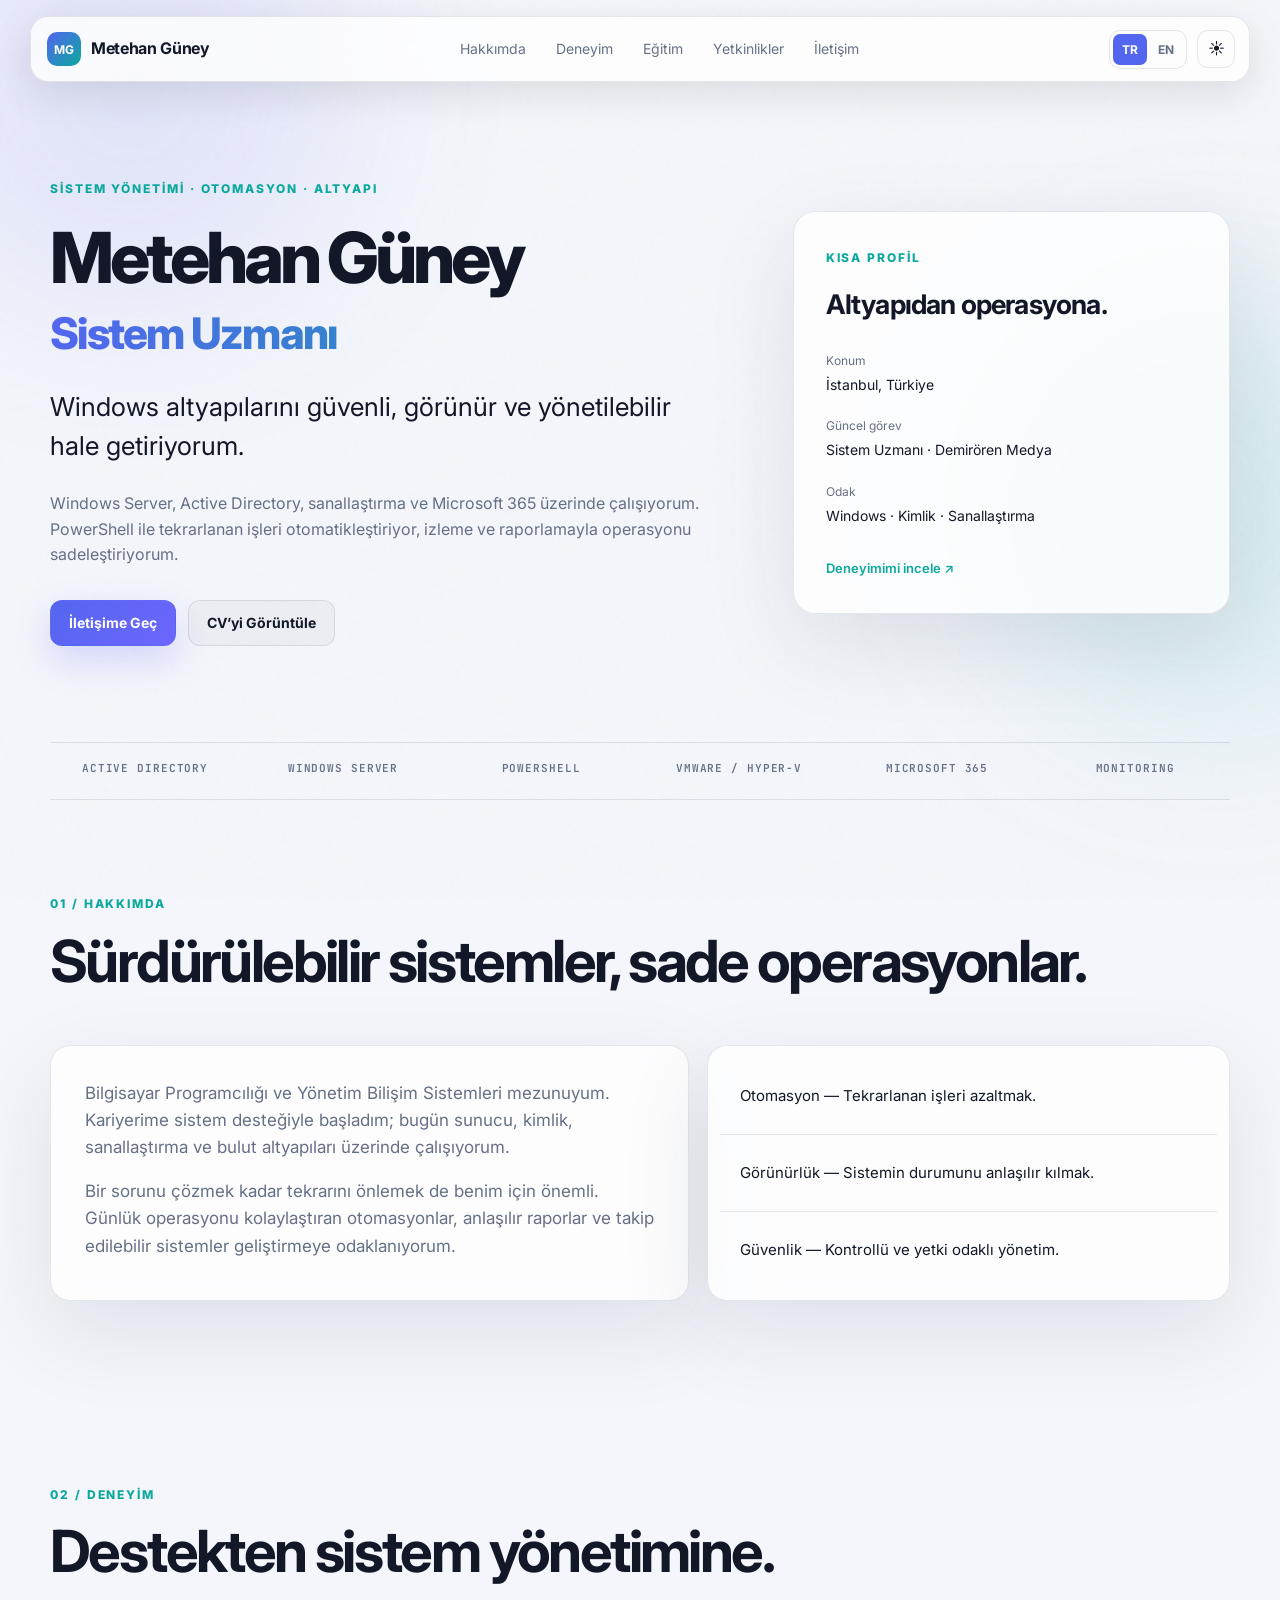
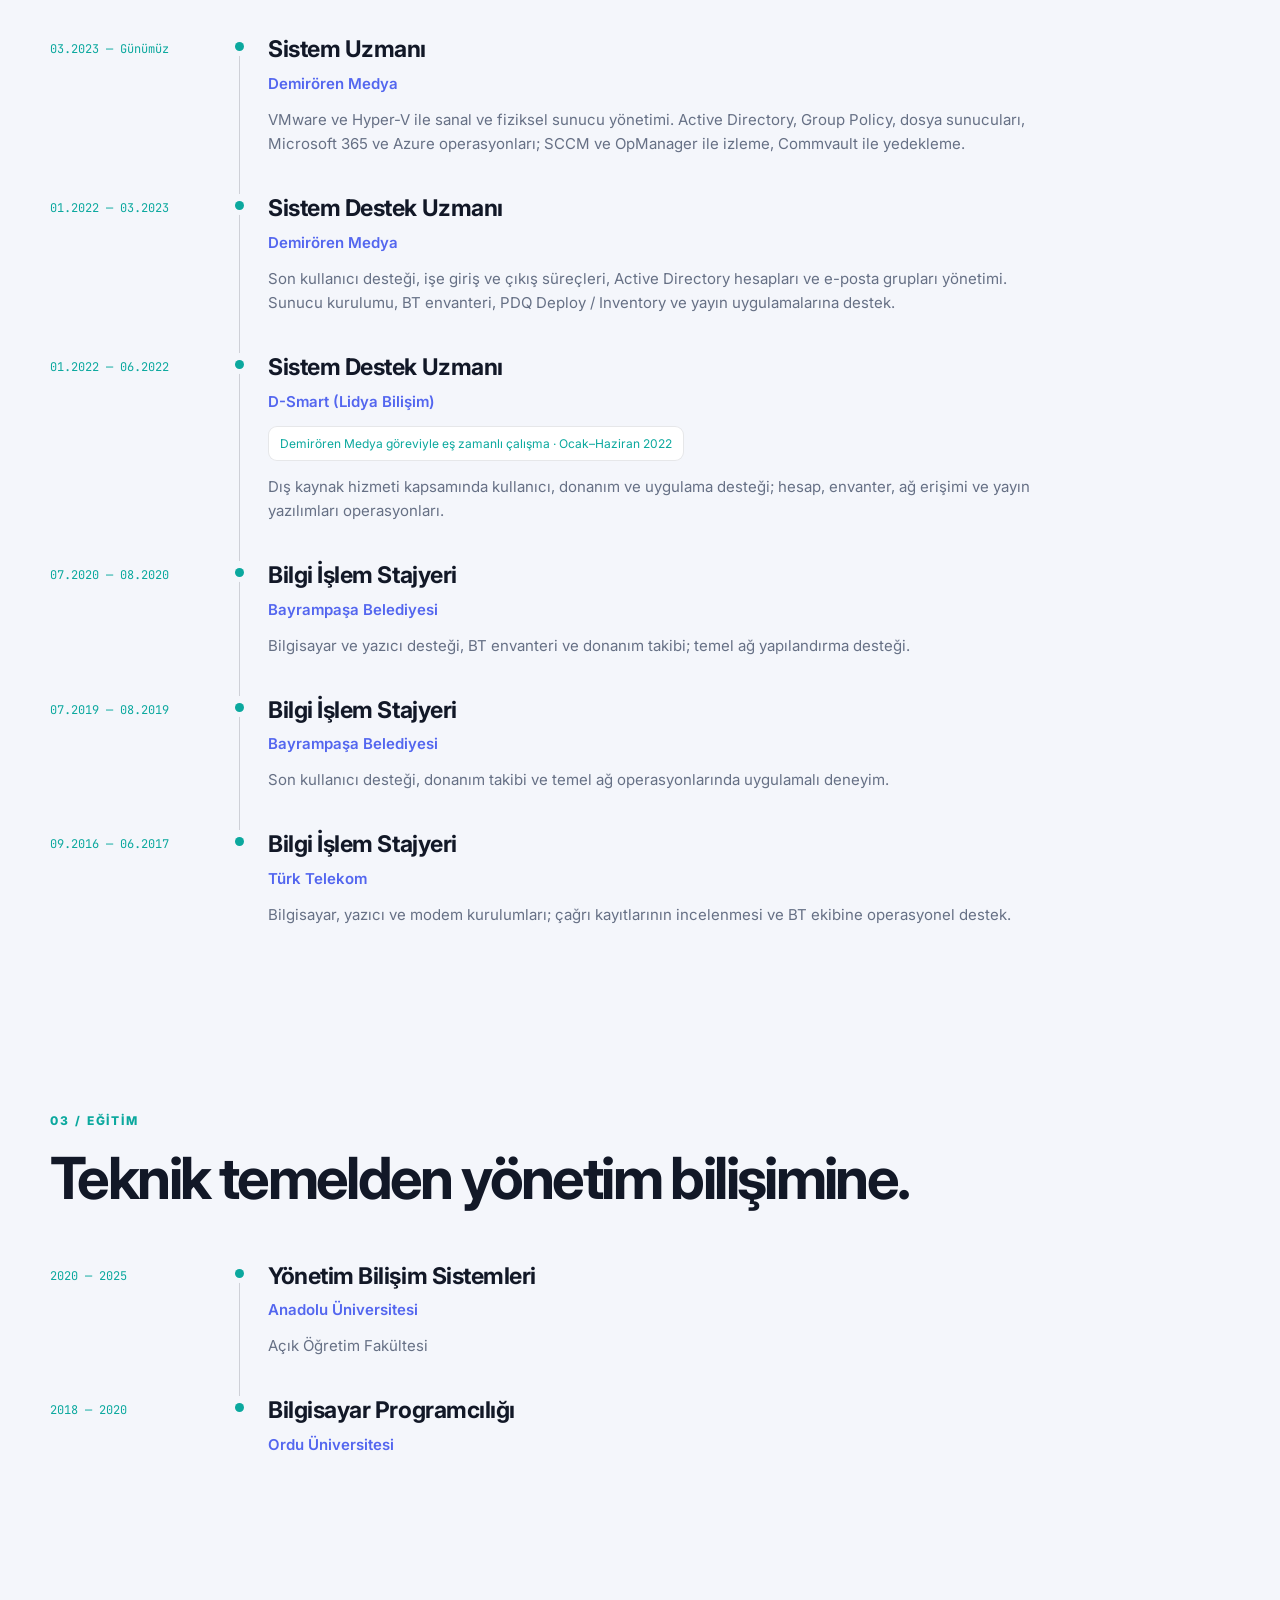
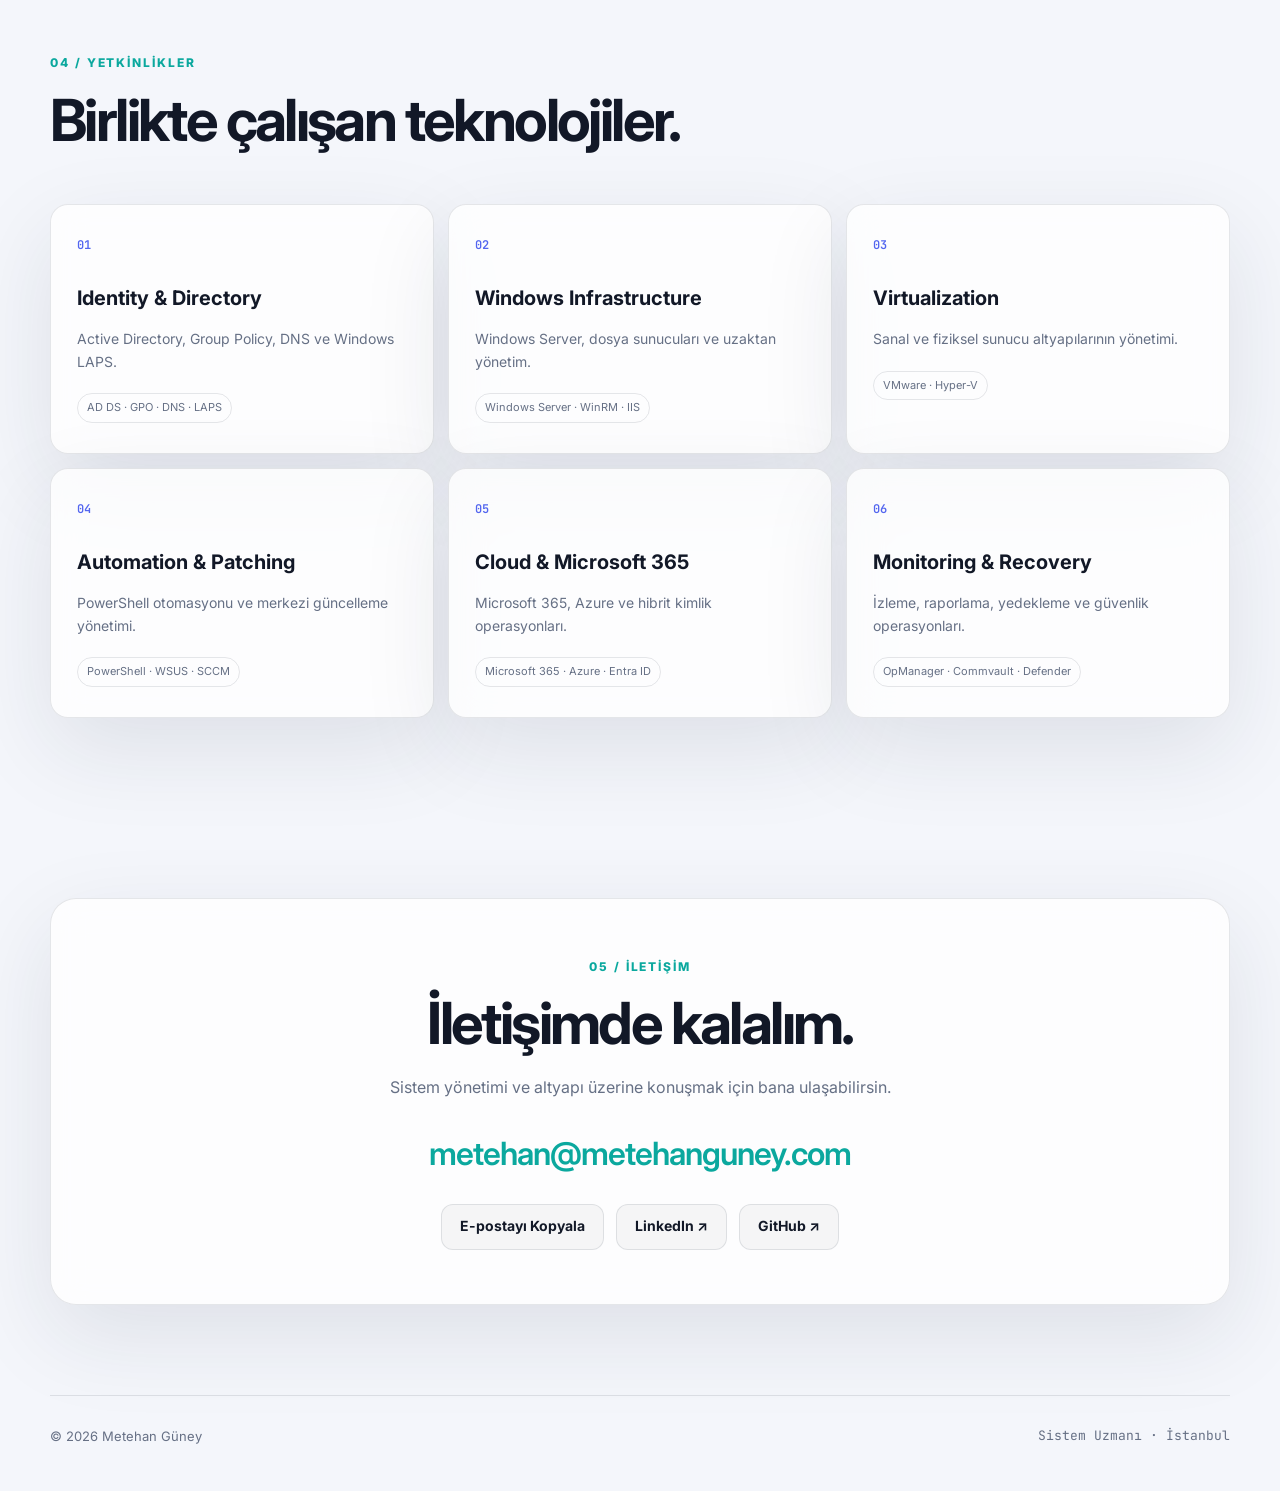
<file: index.html>
<!doctype html>
<html lang="tr">
<head>
  <meta charset="utf-8" />
  <meta name="viewport" content="width=device-width, initial-scale=1" />
  <meta name="description" content="Metehan Güney — Sistem Uzmanı. Windows Server, Active Directory, sanallaştırma, Microsoft 365 ve PowerShell otomasyonu.">
  <meta name="author" content="Metehan Güney" />
  <meta name="robots" content="index, follow" />
  <link rel="canonical" href="https://metehanguney.com/" />
  <meta name="theme-color" content="#0b1020" />
  <meta property="og:title" content="Metehan Güney | Sistem Uzmanı" />
  <meta property="og:description" content="Windows altyapıları, Active Directory, PowerShell otomasyonu, güvenlik ve izleme projeleri." />
  <meta property="og:type" content="website" />
  <meta property="og:url" content="https://metehanguney.com/" />
  <meta property="og:site_name" content="Metehan Güney" />
  <meta property="og:locale" content="tr_TR" />
  <meta property="og:image" content="https://metehanguney.com/assets/social-cover.png" />
  <meta property="og:image:alt" content="Metehan Güney — Sistem Uzmanı" />
  <meta property="og:image:type" content="image/png" />
  <meta property="og:image:width" content="1731" />
  <meta property="og:image:height" content="909" />
  <meta name="twitter:card" content="summary_large_image" />
  <meta name="twitter:image" content="https://metehanguney.com/assets/social-cover.png" />
  <meta name="twitter:image:alt" content="Metehan Güney — Sistem Uzmanı" />
  <meta name="twitter:title" content="Metehan Güney | Sistem Uzmanı" />
  <meta name="twitter:description" content="Sistem yönetimi, otomasyon ve altyapı projeleri." />
  <link rel="icon" href="favicon.svg" type="image/svg+xml" />
  <title>Metehan Güney | Sistem Uzmanı</title>
  <link rel="preconnect" href="https://fonts.googleapis.com">
  <link rel="preconnect" href="https://fonts.gstatic.com" crossorigin>
  <link href="https://fonts.googleapis.com/css2?family=Inter:wght@400;500;600;700;800&family=JetBrains+Mono:wght@500;600&display=swap" rel="stylesheet">
  <link rel="stylesheet" href="styles.css" />
  <meta name="google-site-verification" content="iJTave8O8wwTn_laSR4DsJXOE2iwWEb_mY5Yg20YUK4" />
</head>
<body>
<a class="skip-link" href="#top" data-tr="İçeriğe geç" data-en="Skip to content">İçeriğe geç</a>
<div class="page-noise" aria-hidden="true"></div><div class="orb orb-a" aria-hidden="true"></div><div class="orb orb-b" aria-hidden="true"></div>
<header class="site-header"><a class="brand" href="#top" aria-label="Metehan Güney"><span class="brand-mark">MG</span><span>Metehan Güney</span></a>
<nav class="nav" aria-label="Ana navigasyon" data-aria-tr="Ana navigasyon" data-aria-en="Main navigation"><a data-tr="Hakkımda" data-en="About" href="#about" class="">Hakkımda</a><a data-tr="Deneyim" data-en="Experience" href="#experience" class="">Deneyim</a><a data-tr="Eğitim" data-en="Education" href="#education">Eğitim</a><a data-tr="Yetkinlikler" data-en="Skills" href="#skills" class="">Yetkinlikler</a><a data-tr="İletişim" data-en="Contact" href="#contact" class="">İletişim</a></nav>
<div class="header-tools"><div class="language-switch" role="group" aria-label="Dil / Language"><button type="button" data-language="tr" aria-pressed="true" lang="tr">TR</button><button type="button" data-language="en" aria-pressed="false" lang="en">EN</button></div><button class="theme-toggle" id="themeToggle" type="button" aria-label="Tema değiştir" data-aria-tr="Tema değiştir" data-aria-en="Toggle color theme"><span class="theme-icon" aria-hidden="true">☾</span></button></div></header>
<main id="top"><section class="hero section-shell"><div class="hero-copy">
<div data-tr="SİSTEM YÖNETİMİ · OTOMASYON · ALTYAPI" data-en="SYSTEMS · AUTOMATION · INFRASTRUCTURE" class="eyebrow">SİSTEM YÖNETİMİ · OTOMASYON · ALTYAPI</div>
<h1>Metehan Güney<span data-tr="Sistem Uzmanı" data-en="System Administrator" class="gradient-text hero-role">Sistem Uzmanı</span></h1>
<p data-tr="Windows altyapılarını güvenli, görünür ve yönetilebilir hale getiriyorum." data-en="I make Windows infrastructure secure, visible and manageable." class="hero-lead">Windows altyapılarını güvenli, görünür ve yönetilebilir hale getiriyorum.</p>
<p data-tr="Windows Server, Active Directory, sanallaştırma ve Microsoft 365 üzerinde çalışıyorum. PowerShell ile tekrarlanan işleri otomatikleştiriyor, izleme ve raporlamayla operasyonu sadeleştiriyorum." data-en="I work with Windows Server, Active Directory, virtualization and Microsoft 365. I automate recurring tasks with PowerShell and simplify operations through monitoring and reporting." class="hero-text">Windows Server, Active Directory, sanallaştırma ve Microsoft 365 üzerinde çalışıyorum. PowerShell ile tekrarlanan işleri otomatikleştiriyor, izleme ve raporlamayla operasyonu sadeleştiriyorum.</p>
<div class="hero-actions"><a data-tr="İletişime Geç" data-en="Get in touch" href="#contact" class="button button-primary">İletişime Geç</a><a data-tr="CV’yi Görüntüle" data-en="View CV (Turkish)" href="Metehan_Guney_CV.pdf" class="button button-secondary">CV’yi Görüntüle</a></div></div>
<aside class="profile-panel glass-card"><span data-tr="KISA PROFİL" data-en="AT A GLANCE" class="section-kicker">KISA PROFİL</span><h2 data-tr="Altyapıdan operasyona." data-en="From infrastructure to operations." >Altyapıdan operasyona.</h2>
<dl><dt data-tr="Konum" data-en="Location" >Konum</dt><dd data-tr="İstanbul, Türkiye" data-en="Istanbul, Türkiye" >İstanbul, Türkiye</dd><dt data-tr="Güncel görev" data-en="Current role" >Güncel görev</dt><dd data-tr="Sistem Uzmanı · Demirören Medya" data-en="System Administrator · Demirören Medya" >Sistem Uzmanı · Demirören Medya</dd><dt data-tr="Odak" data-en="Focus" >Odak</dt><dd data-tr="Windows · Kimlik · Sanallaştırma" data-en="Windows · Identity · Virtualization" >Windows · Kimlik · Sanallaştırma</dd></dl><a data-tr="Deneyimimi incele ↗" data-en="Explore my experience ↗" href="#experience" class="text-link">Deneyimimi incele ↗</a></aside></section>
<div class="trust-strip section-shell"><span>ACTIVE DIRECTORY</span><span>WINDOWS SERVER</span><span>POWERSHELL</span><span>VMWARE / HYPER-V</span><span>MICROSOFT 365</span><span>MONITORING</span></div>
<section id="about" class="section section-shell"><div class="section-heading"><span data-tr="01 / Hakkımda" data-en="01 / About" class="section-kicker">01 / Hakkımda</span><h2 data-tr="Sürdürülebilir sistemler, sade operasyonlar." data-en="Sustainable systems. Simpler operations." >Sürdürülebilir sistemler, sade operasyonlar.</h2></div>
<div class="about-grid"><article class="glass-card about-copy"><p data-tr="Bilgisayar Programcılığı ve Yönetim Bilişim Sistemleri mezunuyum. Kariyerime sistem desteğiyle başladım; bugün sunucu, kimlik, sanallaştırma ve bulut altyapıları üzerinde çalışıyorum." data-en="I studied Computer Programming and Management Information Systems. I started my career in IT support and now work across server, identity, virtualization and cloud infrastructure." >Bilgisayar Programcılığı ve Yönetim Bilişim Sistemleri mezunuyum. Kariyerime sistem desteğiyle başladım; bugün sunucu, kimlik, sanallaştırma ve bulut altyapıları üzerinde çalışıyorum.</p><p data-tr="Bir sorunu çözmek kadar tekrarını önlemek de benim için önemli. Günlük operasyonu kolaylaştıran otomasyonlar, anlaşılır raporlar ve takip edilebilir sistemler geliştirmeye odaklanıyorum." data-en="Preventing a problem from recurring matters as much as solving it. I focus on automation, clear reporting and observable systems that make daily operations easier." >Bir sorunu çözmek kadar tekrarını önlemek de benim için önemli. Günlük operasyonu kolaylaştıran otomasyonlar, anlaşılır raporlar ve takip edilebilir sistemler geliştirmeye odaklanıyorum.</p></article><div class="principles">
<div data-tr="Otomasyon — Tekrarlanan işleri azaltmak." data-en="Automation — Reduce repetitive work." class="principle">Otomasyon — Tekrarlanan işleri azaltmak.</div><div data-tr="Görünürlük — Sistemin durumunu anlaşılır kılmak." data-en="Visibility — Make system health clear." class="principle">Görünürlük — Sistemin durumunu anlaşılır kılmak.</div><div data-tr="Güvenlik — Kontrollü ve yetki odaklı yönetim." data-en="Security — Controlled, permission-aware administration." class="principle">Güvenlik — Kontrollü ve yetki odaklı yönetim.</div></div></div></section>
<section id="experience" class="section section-shell"><div class="section-heading"><span data-tr="02 / Deneyim" data-en="02 / Experience" class="section-kicker">02 / Deneyim</span><h2 data-tr="Destekten sistem yönetimine." data-en="From IT support to system administration." >Destekten sistem yönetimine.</h2></div><ol class="timeline">
<li class="timeline-item"><p data-tr="03.2023 — Günümüz" data-en="Mar 2023 — Present" class="timeline-date">03.2023 — Günümüz</p><article class="timeline-card"><h3 data-tr="Sistem Uzmanı" data-en="System Administrator" >Sistem Uzmanı</h3><p class="timeline-company">Demirören Medya</p><p data-tr="VMware ve Hyper-V ile sanal ve fiziksel sunucu yönetimi. Active Directory, Group Policy, dosya sunucuları, Microsoft 365 ve Azure operasyonları; SCCM ve OpManager ile izleme, Commvault ile yedekleme." data-en="Virtual and physical server administration with VMware and Hyper-V. Active Directory, Group Policy, file servers, Microsoft 365 and Azure operations; monitoring with SCCM and OpManager, and backup with Commvault." class="timeline-description">VMware ve Hyper-V ile sanal ve fiziksel sunucu yönetimi. Active Directory, Group Policy, dosya sunucuları, Microsoft 365 ve Azure operasyonları; SCCM ve OpManager ile izleme, Commvault ile yedekleme.</p></article></li>
<li class="timeline-item"><p data-tr="01.2022 — 03.2023" data-en="Jan 2022 — Mar 2023" class="timeline-date">01.2022 — 03.2023</p><article class="timeline-card"><h3 data-tr="Sistem Destek Uzmanı" data-en="IT Support Specialist" >Sistem Destek Uzmanı</h3><p class="timeline-company">Demirören Medya</p><p data-tr="Son kullanıcı desteği, işe giriş ve çıkış süreçleri, Active Directory hesapları ve e-posta grupları yönetimi. Sunucu kurulumu, BT envanteri, PDQ Deploy / Inventory ve yayın uygulamalarına destek." data-en="End-user support, onboarding and offboarding, Active Directory accounts and email groups. Server setup, IT inventory, PDQ Deploy / Inventory and broadcast application support." class="timeline-description">Son kullanıcı desteği, işe giriş ve çıkış süreçleri, Active Directory hesapları ve e-posta grupları yönetimi. Sunucu kurulumu, BT envanteri, PDQ Deploy / Inventory ve yayın uygulamalarına destek.</p></article></li>
<li class="timeline-item"><p data-tr="01.2022 — 06.2022" data-en="Jan 2022 — Jun 2022" class="timeline-date">01.2022 — 06.2022</p><article class="timeline-card"><h3 data-tr="Sistem Destek Uzmanı" data-en="IT Support Specialist" >Sistem Destek Uzmanı</h3><p class="timeline-company">D-Smart (Lidya Bilişim)</p>
<p class="timeline-note" data-tr="Demirören Medya göreviyle eş zamanlı çalışma · Ocak–Haziran 2022" data-en="Concurrent with the Demirören Medya role · January–June 2022">Demirören Medya göreviyle eş zamanlı çalışma · Ocak–Haziran 2022</p><p data-tr="Dış kaynak hizmeti kapsamında kullanıcı, donanım ve uygulama desteği; hesap, envanter, ağ erişimi ve yayın yazılımları operasyonları." data-en="Outsourced end-user, hardware and application support; account management, inventory, network access and broadcast software operations." class="timeline-description">Dış kaynak hizmeti kapsamında kullanıcı, donanım ve uygulama desteği; hesap, envanter, ağ erişimi ve yayın yazılımları operasyonları.</p></article></li>
<li class="timeline-item"><p data-tr="07.2020 — 08.2020" data-en="Jul 2020 — Aug 2020" class="timeline-date">07.2020 — 08.2020</p><article class="timeline-card"><h3 data-tr="Bilgi İşlem Stajyeri" data-en="IT Intern" >Bilgi İşlem Stajyeri</h3><p class="timeline-company">Bayrampaşa Belediyesi</p><p data-tr="Bilgisayar ve yazıcı desteği, BT envanteri ve donanım takibi; temel ağ yapılandırma desteği." data-en="Computer and printer support, IT inventory and hardware tracking, and basic network configuration support." class="timeline-description">Bilgisayar ve yazıcı desteği, BT envanteri ve donanım takibi; temel ağ yapılandırma desteği.</p></article></li>
<li class="timeline-item"><p data-tr="07.2019 — 08.2019" data-en="Jul 2019 — Aug 2019" class="timeline-date">07.2019 — 08.2019</p><article class="timeline-card"><h3 data-tr="Bilgi İşlem Stajyeri" data-en="IT Intern" >Bilgi İşlem Stajyeri</h3><p class="timeline-company">Bayrampaşa Belediyesi</p><p data-tr="Son kullanıcı desteği, donanım takibi ve temel ağ operasyonlarında uygulamalı deneyim." data-en="Hands-on experience in end-user support, hardware tracking and basic network operations." class="timeline-description">Son kullanıcı desteği, donanım takibi ve temel ağ operasyonlarında uygulamalı deneyim.</p></article></li>
<li class="timeline-item"><p data-tr="09.2016 — 06.2017" data-en="Sep 2016 — Jun 2017" class="timeline-date">09.2016 — 06.2017</p><article class="timeline-card"><h3 data-tr="Bilgi İşlem Stajyeri" data-en="IT Intern" >Bilgi İşlem Stajyeri</h3><p class="timeline-company">Türk Telekom</p><p data-tr="Bilgisayar, yazıcı ve modem kurulumları; çağrı kayıtlarının incelenmesi ve BT ekibine operasyonel destek." data-en="PC, printer and modem setup; service ticket review and operational support for the IT team." class="timeline-description">Bilgisayar, yazıcı ve modem kurulumları; çağrı kayıtlarının incelenmesi ve BT ekibine operasyonel destek.</p></article></li></ol></section>
<section id="education" class="section section-shell"><div class="section-heading"><span data-tr="03 / Eğitim" data-en="03 / Education" class="section-kicker">03 / Eğitim</span><h2 data-tr="Teknik temelden yönetim bilişimine." data-en="From technical foundations to information systems.">Teknik temelden yönetim bilişimine.</h2></div><ol class="timeline">
<li class="timeline-item"><p class="timeline-date">2020 — 2025</p><article class="timeline-card"><h3 data-tr="Yönetim Bilişim Sistemleri" data-en="Management Information Systems">Yönetim Bilişim Sistemleri</h3><p class="timeline-company" data-tr="Anadolu Üniversitesi" data-en="Anadolu University">Anadolu Üniversitesi</p><p class="timeline-description" data-tr="Açık Öğretim Fakültesi" data-en="Faculty of Open Education">Açık Öğretim Fakültesi</p></article></li>
<li class="timeline-item"><p class="timeline-date">2018 — 2020</p><article class="timeline-card"><h3 data-tr="Bilgisayar Programcılığı" data-en="Computer Programming">Bilgisayar Programcılığı</h3><p class="timeline-company" data-tr="Ordu Üniversitesi" data-en="Ordu University">Ordu Üniversitesi</p></article></li>
</ol></section>
<section id="skills" class="section section-shell"><div class="section-heading"><span data-tr="04 / Yetkinlikler" data-en="04 / Skills" class="section-kicker">04 / Yetkinlikler</span><h2 data-tr="Birlikte çalışan teknolojiler." data-en="Technologies that work together." >Birlikte çalışan teknolojiler.</h2></div><div class="skills-grid">
<article class="skill-card"><span class="skill-index">01</span><h3>Identity & Directory</h3><p data-tr="Active Directory, Group Policy, DNS ve Windows LAPS." data-en="Active Directory, Group Policy, DNS and Windows LAPS." >Active Directory, Group Policy, DNS ve Windows LAPS.</p><div class="tags"><span>AD DS · GPO · DNS · LAPS</span></div></article>
<article class="skill-card"><span class="skill-index">02</span><h3>Windows Infrastructure</h3><p data-tr="Windows Server, dosya sunucuları ve uzaktan yönetim." data-en="Windows Server, file servers and remote administration." >Windows Server, dosya sunucuları ve uzaktan yönetim.</p><div class="tags"><span>Windows Server · WinRM · IIS</span></div></article>
<article class="skill-card"><span class="skill-index">03</span><h3>Virtualization</h3><p data-tr="Sanal ve fiziksel sunucu altyapılarının yönetimi." data-en="Administration of virtual and physical server infrastructure." >Sanal ve fiziksel sunucu altyapılarının yönetimi.</p><div class="tags"><span>VMware · Hyper-V</span></div></article>
<article class="skill-card"><span class="skill-index">04</span><h3>Automation & Patching</h3><p data-tr="PowerShell otomasyonu ve merkezi güncelleme yönetimi." data-en="PowerShell automation and centralized patch management." >PowerShell otomasyonu ve merkezi güncelleme yönetimi.</p><div class="tags"><span>PowerShell · WSUS · SCCM</span></div></article>
<article class="skill-card"><span class="skill-index">05</span><h3>Cloud & Microsoft 365</h3><p data-tr="Microsoft 365, Azure ve hibrit kimlik operasyonları." data-en="Microsoft 365, Azure and hybrid identity operations." >Microsoft 365, Azure ve hibrit kimlik operasyonları.</p><div class="tags"><span>Microsoft 365 · Azure · Entra ID</span></div></article>
<article class="skill-card"><span class="skill-index">06</span><h3>Monitoring & Recovery</h3><p data-tr="İzleme, raporlama, yedekleme ve güvenlik operasyonları." data-en="Monitoring, reporting, backup and security operations." >İzleme, raporlama, yedekleme ve güvenlik operasyonları.</p><div class="tags"><span>OpManager · Commvault · Defender</span></div></article></div></section>
<section id="contact" class="section section-shell contact-section"><div class="contact-card"><span data-tr="05 / İletişim" data-en="05 / Contact" class="section-kicker">05 / İletişim</span><h2 data-tr="İletişimde kalalım." data-en="Let’s stay in touch." >İletişimde kalalım.</h2><p data-tr="Sistem yönetimi ve altyapı üzerine konuşmak için bana ulaşabilirsin." data-en="Get in touch to talk about systems administration and infrastructure." >Sistem yönetimi ve altyapı üzerine konuşmak için bana ulaşabilirsin.</p>
<a class="contact-email" href="mailto:metehan@metehanguney.com">metehan@metehanguney.com</a><div class="contact-actions"><button data-tr="E-postayı Kopyala" data-en="Copy email" class="button button-secondary copy-mail" type="button" data-email="metehan@metehanguney.com">E-postayı Kopyala</button><a data-tr="LinkedIn ↗" data-en="LinkedIn ↗" href="https://www.linkedin.com/in/metehanguney/" class="button button-secondary">LinkedIn ↗</a><a data-tr="GitHub ↗" data-en="GitHub ↗" href="https://github.com/metehanguney" class="button button-secondary">GitHub ↗</a></div></div></section></main>
<footer class="footer section-shell"><span>© <span id="year"></span> Metehan Güney</span><span data-tr="Sistem Uzmanı · İstanbul" data-en="System Administrator · Istanbul" class="footer-note">Sistem Uzmanı · İstanbul</span></footer>
<div data-tr="E-posta kopyalandı." data-en="Email copied." class="toast" id="toast" role="status" aria-live="polite">E-posta kopyalandı.</div>
<script src="script.js"></script></body></html>
</file>
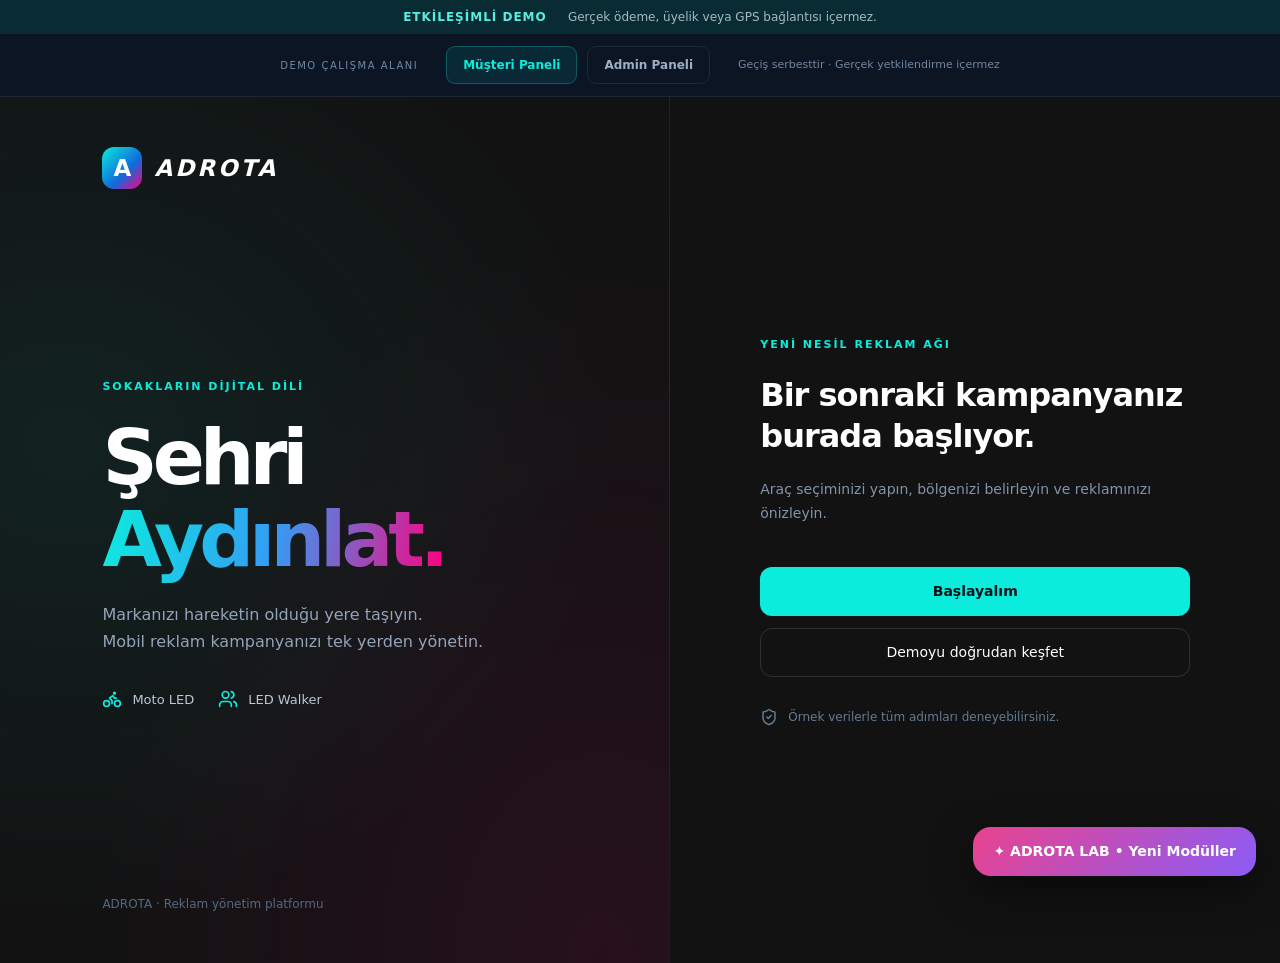
<file: Test/index.html>
<!DOCTYPE html>
<html lang="tr">
<head>
    <meta charset="UTF-8">
    <meta name="viewport" content="width=device-width, initial-scale=1.0">
    <title>ADROTA | Reklam Yönetim Paneli — Demo</title>
    
    <!-- Tailwind CSS -->
    <style>*,:after,:before{--tw-border-spacing-x:0;--tw-border-spacing-y:0;--tw-translate-x:0;--tw-translate-y:0;--tw-rotate:0;--tw-skew-x:0;--tw-skew-y:0;--tw-scale-x:1;--tw-scale-y:1;--tw-pan-x: ;--tw-pan-y: ;--tw-pinch-zoom: ;--tw-scroll-snap-strictness:proximity;--tw-gradient-from-position: ;--tw-gradient-via-position: ;--tw-gradient-to-position: ;--tw-ordinal: ;--tw-slashed-zero: ;--tw-numeric-figure: ;--tw-numeric-spacing: ;--tw-numeric-fraction: ;--tw-ring-inset: ;--tw-ring-offset-width:0px;--tw-ring-offset-color:#fff;--tw-ring-color:rgba(59,130,246,.5);--tw-ring-offset-shadow:0 0 #0000;--tw-ring-shadow:0 0 #0000;--tw-shadow:0 0 #0000;--tw-shadow-colored:0 0 #0000;--tw-blur: ;--tw-brightness: ;--tw-contrast: ;--tw-grayscale: ;--tw-hue-rotate: ;--tw-invert: ;--tw-saturate: ;--tw-sepia: ;--tw-drop-shadow: ;--tw-backdrop-blur: ;--tw-backdrop-brightness: ;--tw-backdrop-contrast: ;--tw-backdrop-grayscale: ;--tw-backdrop-hue-rotate: ;--tw-backdrop-invert: ;--tw-backdrop-opacity: ;--tw-backdrop-saturate: ;--tw-backdrop-sepia: ;--tw-contain-size: ;--tw-contain-layout: ;--tw-contain-paint: ;--tw-contain-style: }::backdrop{--tw-border-spacing-x:0;--tw-border-spacing-y:0;--tw-translate-x:0;--tw-translate-y:0;--tw-rotate:0;--tw-skew-x:0;--tw-skew-y:0;--tw-scale-x:1;--tw-scale-y:1;--tw-pan-x: ;--tw-pan-y: ;--tw-pinch-zoom: ;--tw-scroll-snap-strictness:proximity;--tw-gradient-from-position: ;--tw-gradient-via-position: ;--tw-gradient-to-position: ;--tw-ordinal: ;--tw-slashed-zero: ;--tw-numeric-figure: ;--tw-numeric-spacing: ;--tw-numeric-fraction: ;--tw-ring-inset: ;--tw-ring-offset-width:0px;--tw-ring-offset-color:#fff;--tw-ring-color:rgba(59,130,246,.5);--tw-ring-offset-shadow:0 0 #0000;--tw-ring-shadow:0 0 #0000;--tw-shadow:0 0 #0000;--tw-shadow-colored:0 0 #0000;--tw-blur: ;--tw-brightness: ;--tw-contrast: ;--tw-grayscale: ;--tw-hue-rotate: ;--tw-invert: ;--tw-saturate: ;--tw-sepia: ;--tw-drop-shadow: ;--tw-backdrop-blur: ;--tw-backdrop-brightness: ;--tw-backdrop-contrast: ;--tw-backdrop-grayscale: ;--tw-backdrop-hue-rotate: ;--tw-backdrop-invert: ;--tw-backdrop-opacity: ;--tw-backdrop-saturate: ;--tw-backdrop-sepia: ;--tw-contain-size: ;--tw-contain-layout: ;--tw-contain-paint: ;--tw-contain-style: }/*! tailwindcss v3.4.17 | MIT License | https://tailwindcss.com*/*,:after,:before{box-sizing:border-box;border:0 solid #e5e7eb}:after,:before{--tw-content:""}:host,html{line-height:1.5;-webkit-text-size-adjust:100%;-moz-tab-size:4;-o-tab-size:4;tab-size:4;font-family:ui-sans-serif,system-ui,sans-serif,Apple Color Emoji,Segoe UI Emoji,Segoe UI Symbol,Noto Color Emoji;font-feature-settings:normal;font-variation-settings:normal;-webkit-tap-highlight-color:transparent}body{margin:0;line-height:inherit}hr{height:0;color:inherit;border-top-width:1px}abbr:where([title]){-webkit-text-decoration:underline dotted;text-decoration:underline dotted}h1,h2,h3,h4,h5,h6{font-size:inherit;font-weight:inherit}a{color:inherit;text-decoration:inherit}b,strong{font-weight:bolder}code,kbd,pre,samp{font-family:ui-monospace,SFMono-Regular,Menlo,Monaco,Consolas,Liberation Mono,Courier New,monospace;font-feature-settings:normal;font-variation-settings:normal;font-size:1em}small{font-size:80%}sub,sup{font-size:75%;line-height:0;position:relative;vertical-align:baseline}sub{bottom:-.25em}sup{top:-.5em}table{text-indent:0;border-color:inherit;border-collapse:collapse}button,input,optgroup,select,textarea{font-family:inherit;font-feature-settings:inherit;font-variation-settings:inherit;font-size:100%;font-weight:inherit;line-height:inherit;letter-spacing:inherit;color:inherit;margin:0;padding:0}button,select{text-transform:none}button,input:where([type=button]),input:where([type=reset]),input:where([type=submit]){-webkit-appearance:button;background-color:transparent;background-image:none}:-moz-focusring{outline:auto}:-moz-ui-invalid{box-shadow:none}progress{vertical-align:baseline}::-webkit-inner-spin-button,::-webkit-outer-spin-button{height:auto}[type=search]{-webkit-appearance:textfield;outline-offset:-2px}::-webkit-search-decoration{-webkit-appearance:none}::-webkit-file-upload-button{-webkit-appearance:button;font:inherit}summary{display:list-item}blockquote,dd,dl,figure,h1,h2,h3,h4,h5,h6,hr,p,pre{margin:0}fieldset{margin:0}fieldset,legend{padding:0}menu,ol,ul{list-style:none;margin:0;padding:0}dialog{padding:0}textarea{resize:vertical}input::-moz-placeholder,textarea::-moz-placeholder{opacity:1;color:#9ca3af}input::placeholder,textarea::placeholder{opacity:1;color:#9ca3af}[role=button],button{cursor:pointer}:disabled{cursor:default}audio,canvas,embed,iframe,img,object,svg,video{display:block;vertical-align:middle}img,video{max-width:100%;height:auto}[hidden]:where(:not([hidden=until-found])){display:none}.pointer-events-none{pointer-events:none}.absolute{position:absolute}.relative{position:relative}.inset-0{inset:0}.-bottom-10{bottom:-2.5rem}.-right-4{right:-1rem}.-top-4{top:-1rem}.bottom-0{bottom:0}.bottom-3{bottom:.75rem}.bottom-4{bottom:1rem}.left-1\/2{left:50%}.left-4{left:1rem}.right-0{right:0}.right-3{right:.75rem}.right-4{right:1rem}.right-\[-10\%\]{right:-10%}.top-0{top:0}.top-1\/2{top:50%}.top-16{top:4rem}.top-3{top:.75rem}.top-4{top:1rem}.top-8{top:2rem}.top-\[-10\%\]{top:-10%}.z-0{z-index:0}.z-10{z-index:10}.z-20{z-index:20}.z-30{z-index:30}.z-50{z-index:50}.z-\[60\]{z-index:60}.col-span-1{grid-column:span 1/span 1}.mx-4{margin-left:1rem;margin-right:1rem}.mb-0\.5{margin-bottom:.125rem}.mb-1{margin-bottom:.25rem}.mb-2{margin-bottom:.5rem}.mb-20{margin-bottom:5rem}.mb-3{margin-bottom:.75rem}.mb-4{margin-bottom:1rem}.mb-6{margin-bottom:1.5rem}.mb-8{margin-bottom:2rem}.mt-0\.5{margin-top:.125rem}.mt-1{margin-top:.25rem}.mt-2{margin-top:.5rem}.mt-3{margin-top:.75rem}.mt-6{margin-top:1.5rem}.mt-8{margin-top:2rem}.block{display:block}.flex{display:flex}.table{display:table}.grid{display:grid}.hidden{display:none}.h-1{height:.25rem}.h-10{height:2.5rem}.h-12{height:3rem}.h-2{height:.5rem}.h-20{height:5rem}.h-24{height:6rem}.h-32{height:8rem}.h-36{height:9rem}.h-4{height:1rem}.h-40{height:10rem}.h-48{height:12rem}.h-6{height:1.5rem}.h-7{height:1.75rem}.h-8{height:2rem}.h-80{height:20rem}.h-9{height:2.25rem}.h-\[140px\]{height:140px}.h-\[160px\]{height:160px}.h-\[1px\]{height:1px}.h-\[200px\]{height:200px}.h-\[220px\]{height:220px}.h-\[280px\]{height:280px}.h-full{height:100%}.w-10{width:2.5rem}.w-12{width:3rem}.w-16{width:4rem}.w-20{width:5rem}.w-24{width:6rem}.w-32{width:8rem}.w-4{width:1rem}.w-40{width:10rem}.w-6{width:1.5rem}.w-7{width:1.75rem}.w-8{width:2rem}.w-80{width:20rem}.w-9{width:2.25rem}.w-\[140px\]{width:140px}.w-\[160px\]{width:160px}.w-\[220px\]{width:220px}.w-\[240px\]{width:240px}.w-full{width:100%}.max-w-\[80\%\]{max-width:80%}.flex-1{flex:1 1 0%}.shrink-0{flex-shrink:0}.-translate-x-1\/2{--tw-translate-x:-50%}.-translate-x-1\/2,.-translate-y-1\/2{transform:translate(var(--tw-translate-x),var(--tw-translate-y)) rotate(var(--tw-rotate)) skewX(var(--tw-skew-x)) skewY(var(--tw-skew-y)) scaleX(var(--tw-scale-x)) scaleY(var(--tw-scale-y))}.-translate-y-1\/2{--tw-translate-y:-50%}.rotate-1{--tw-rotate:1deg}.rotate-1,.scale-110{transform:translate(var(--tw-translate-x),var(--tw-translate-y)) rotate(var(--tw-rotate)) skewX(var(--tw-skew-x)) skewY(var(--tw-skew-y)) scaleX(var(--tw-scale-x)) scaleY(var(--tw-scale-y))}.scale-110{--tw-scale-x:1.1;--tw-scale-y:1.1}.scale-\[1\.02\]{--tw-scale-x:1.02;--tw-scale-y:1.02}.scale-\[1\.02\],.transform{transform:translate(var(--tw-translate-x),var(--tw-translate-y)) rotate(var(--tw-rotate)) skewX(var(--tw-skew-x)) skewY(var(--tw-skew-y)) scaleX(var(--tw-scale-x)) scaleY(var(--tw-scale-y))}.animate-\[drive_4s_linear_infinite\]{animation:drive 4s linear infinite}.animate-\[walk_6s_linear_infinite\]{animation:walk 6s linear infinite}@keyframes bounce{0%,to{transform:translateY(-25%);animation-timing-function:cubic-bezier(.8,0,1,1)}50%{transform:none;animation-timing-function:cubic-bezier(0,0,.2,1)}}.animate-bounce{animation:bounce 1s infinite}@keyframes pulse{50%{opacity:.5}}.animate-pulse{animation:pulse 2s cubic-bezier(.4,0,.6,1) infinite}.cursor-not-allowed{cursor:not-allowed}.cursor-pointer{cursor:pointer}.appearance-none{-webkit-appearance:none;-moz-appearance:none;appearance:none}.grid-cols-2{grid-template-columns:repeat(2,minmax(0,1fr))}.grid-cols-3{grid-template-columns:repeat(3,minmax(0,1fr))}.flex-col{flex-direction:column}.items-start{align-items:flex-start}.items-end{align-items:flex-end}.items-center{align-items:center}.justify-start{justify-content:flex-start}.justify-end{justify-content:flex-end}.justify-center{justify-content:center}.justify-between{justify-content:space-between}.gap-1{gap:.25rem}.gap-2{gap:.5rem}.gap-3{gap:.75rem}.gap-4{gap:1rem}.space-y-1>:not([hidden])~:not([hidden]){--tw-space-y-reverse:0;margin-top:calc(.25rem*(1 - var(--tw-space-y-reverse)));margin-bottom:calc(.25rem*var(--tw-space-y-reverse))}.space-y-2>:not([hidden])~:not([hidden]){--tw-space-y-reverse:0;margin-top:calc(.5rem*(1 - var(--tw-space-y-reverse)));margin-bottom:calc(.5rem*var(--tw-space-y-reverse))}.space-y-4>:not([hidden])~:not([hidden]){--tw-space-y-reverse:0;margin-top:calc(1rem*(1 - var(--tw-space-y-reverse)));margin-bottom:calc(1rem*var(--tw-space-y-reverse))}.overflow-hidden{overflow:hidden}.overflow-y-auto{overflow-y:auto}.rounded{border-radius:.25rem}.rounded-2xl{border-radius:1rem}.rounded-3xl{border-radius:1.5rem}.rounded-\[14px\]{border-radius:14px}.rounded-\[20px\]{border-radius:20px}.rounded-\[24px\]{border-radius:24px}.rounded-\[26px\]{border-radius:26px}.rounded-\[28px\]{border-radius:28px}.rounded-\[30px\]{border-radius:30px}.rounded-\[32px\]{border-radius:32px}.rounded-\[40px\]{border-radius:40px}.rounded-full{border-radius:9999px}.rounded-lg{border-radius:.5rem}.rounded-sm{border-radius:.125rem}.rounded-xl{border-radius:.75rem}.rounded-r-lg{border-top-right-radius:.5rem;border-bottom-right-radius:.5rem}.rounded-t-xl{border-top-left-radius:.75rem;border-top-right-radius:.75rem}.border{border-width:1px}.border-2{border-width:2px}.border-4{border-width:4px}.border-\[6px\]{border-width:6px}.border-b{border-bottom-width:1px}.border-l{border-left-width:1px}.border-t{border-top-width:1px}.border-dashed{border-style:dashed}.border-\[\#0CECDD\]{--tw-border-opacity:1;border-color:rgb(12 236 221/var(--tw-border-opacity,1))}.border-\[\#0CECDD\]\/20{border-color:rgba(12,236,221,.2)}.border-\[\#0CECDD\]\/30{border-color:rgba(12,236,221,.3)}.border-\[\#FF007F\]{--tw-border-opacity:1;border-color:rgb(255 0 127/var(--tw-border-opacity,1))}.border-\[\#FF007F\]\/20{border-color:rgba(255,0,127,.2)}.border-\[\#FF007F\]\/30{border-color:rgba(255,0,127,.3)}.border-black{--tw-border-opacity:1;border-color:rgb(0 0 0/var(--tw-border-opacity,1))}.border-green-200{--tw-border-opacity:1;border-color:rgb(187 247 208/var(--tw-border-opacity,1))}.border-orange-400\/20{border-color:rgba(251,146,60,.2)}.border-slate-100{--tw-border-opacity:1;border-color:rgb(241 245 249/var(--tw-border-opacity,1))}.border-slate-200{--tw-border-opacity:1;border-color:rgb(226 232 240/var(--tw-border-opacity,1))}.border-slate-600\/30{border-color:rgba(71,85,105,.3)}.border-slate-700{--tw-border-opacity:1;border-color:rgb(51 65 85/var(--tw-border-opacity,1))}.border-transparent{border-color:transparent}.border-white\/10{border-color:hsla(0,0%,100%,.1)}.border-white\/20{border-color:hsla(0,0%,100%,.2)}.border-white\/5{border-color:hsla(0,0%,100%,.05)}.border-yellow-500\/30{border-color:rgba(234,179,8,.3)}.bg-\[\#050b14\]{--tw-bg-opacity:1;background-color:rgb(5 11 20/var(--tw-bg-opacity,1))}.bg-\[\#050b14\]\/95{background-color:rgba(5,11,20,.95)}.bg-\[\#0CECDD\]{--tw-bg-opacity:1;background-color:rgb(12 236 221/var(--tw-bg-opacity,1))}.bg-\[\#0CECDD\]\/10{background-color:rgba(12,236,221,.1)}.bg-\[\#0CECDD\]\/20{background-color:rgba(12,236,221,.2)}.bg-\[\#0CECDD\]\/30{background-color:rgba(12,236,221,.3)}.bg-\[\#0CECDD\]\/5{background-color:rgba(12,236,221,.05)}.bg-\[\#0f172a\]{--tw-bg-opacity:1;background-color:rgb(15 23 42/var(--tw-bg-opacity,1))}.bg-\[\#1e293b\]{--tw-bg-opacity:1;background-color:rgb(30 41 59/var(--tw-bg-opacity,1))}.bg-\[\#FF007F\]{--tw-bg-opacity:1;background-color:rgb(255 0 127/var(--tw-bg-opacity,1))}.bg-\[\#FF007F\]\/10{background-color:rgba(255,0,127,.1)}.bg-\[\#FF007F\]\/20{background-color:rgba(255,0,127,.2)}.bg-\[\#FF007F\]\/30{background-color:rgba(255,0,127,.3)}.bg-\[\#FF007F\]\/5{background-color:rgba(255,0,127,.05)}.bg-black{--tw-bg-opacity:1;background-color:rgb(0 0 0/var(--tw-bg-opacity,1))}.bg-black\/40{background-color:rgba(0,0,0,.4)}.bg-green-100{--tw-bg-opacity:1;background-color:rgb(220 252 231/var(--tw-bg-opacity,1))}.bg-orange-400\/10{background-color:rgba(251,146,60,.1)}.bg-orange-500{--tw-bg-opacity:1;background-color:rgb(249 115 22/var(--tw-bg-opacity,1))}.bg-purple-500{--tw-bg-opacity:1;background-color:rgb(168 85 247/var(--tw-bg-opacity,1))}.bg-slate-50{--tw-bg-opacity:1;background-color:rgb(248 250 252/var(--tw-bg-opacity,1))}.bg-slate-700{--tw-bg-opacity:1;background-color:rgb(51 65 85/var(--tw-bg-opacity,1))}.bg-slate-800{--tw-bg-opacity:1;background-color:rgb(30 41 59/var(--tw-bg-opacity,1))}.bg-slate-900{--tw-bg-opacity:1;background-color:rgb(15 23 42/var(--tw-bg-opacity,1))}.bg-transparent{background-color:transparent}.bg-white{--tw-bg-opacity:1;background-color:rgb(255 255 255/var(--tw-bg-opacity,1))}.bg-white\/10{background-color:hsla(0,0%,100%,.1)}.bg-white\/5{background-color:hsla(0,0%,100%,.05)}.bg-yellow-500\/10{background-color:rgba(234,179,8,.1)}.bg-\[url\(\'https\:\/\/grainy-gradients\.vercel\.app\/noise\.svg\'\)\]{background-image:url(https://grainy-gradients.vercel.app/noise.svg)}.bg-gradient-to-b{background-image:linear-gradient(to bottom,var(--tw-gradient-stops))}.bg-gradient-to-br{background-image:linear-gradient(to bottom right,var(--tw-gradient-stops))}.bg-gradient-to-r{background-image:linear-gradient(to right,var(--tw-gradient-stops))}.bg-gradient-to-t{background-image:linear-gradient(to top,var(--tw-gradient-stops))}.bg-gradient-to-tr{background-image:linear-gradient(to top right,var(--tw-gradient-stops))}.from-\[\#050b14\]{--tw-gradient-from:#050b14 var(--tw-gradient-from-position);--tw-gradient-to:rgba(5,11,20,0) var(--tw-gradient-to-position);--tw-gradient-stops:var(--tw-gradient-from),var(--tw-gradient-to)}.from-\[\#050b14\]\/80{--tw-gradient-from:rgba(5,11,20,.8) var(--tw-gradient-from-position);--tw-gradient-to:rgba(5,11,20,0) var(--tw-gradient-to-position);--tw-gradient-stops:var(--tw-gradient-from),var(--tw-gradient-to)}.from-\[\#0CECDD\]{--tw-gradient-from:#0cecdd var(--tw-gradient-from-position);--tw-gradient-to:rgba(12,236,221,0) var(--tw-gradient-to-position);--tw-gradient-stops:var(--tw-gradient-from),var(--tw-gradient-to)}.from-\[\#0CECDD\]\/20{--tw-gradient-from:rgba(12,236,221,.2) var(--tw-gradient-from-position);--tw-gradient-to:rgba(12,236,221,0) var(--tw-gradient-to-position);--tw-gradient-stops:var(--tw-gradient-from),var(--tw-gradient-to)}.from-\[\#1e293b\]{--tw-gradient-from:#1e293b var(--tw-gradient-from-position);--tw-gradient-to:rgba(30,41,59,0) var(--tw-gradient-to-position);--tw-gradient-stops:var(--tw-gradient-from),var(--tw-gradient-to)}.from-\[\#FF007F\]{--tw-gradient-from:#ff007f var(--tw-gradient-from-position);--tw-gradient-to:rgba(255,0,127,0) var(--tw-gradient-to-position);--tw-gradient-stops:var(--tw-gradient-from),var(--tw-gradient-to)}.from-black{--tw-gradient-from:#000 var(--tw-gradient-from-position);--tw-gradient-to:transparent var(--tw-gradient-to-position);--tw-gradient-stops:var(--tw-gradient-from),var(--tw-gradient-to)}.from-transparent{--tw-gradient-from:transparent var(--tw-gradient-from-position);--tw-gradient-to:transparent var(--tw-gradient-to-position);--tw-gradient-stops:var(--tw-gradient-from),var(--tw-gradient-to)}.from-white\/10{--tw-gradient-from:hsla(0,0%,100%,.1) var(--tw-gradient-from-position);--tw-gradient-to:hsla(0,0%,100%,0) var(--tw-gradient-to-position);--tw-gradient-stops:var(--tw-gradient-from),var(--tw-gradient-to)}.via-\[\#050b14\]{--tw-gradient-to:rgba(5,11,20,0) var(--tw-gradient-to-position);--tw-gradient-stops:var(--tw-gradient-from),#050b14 var(--tw-gradient-via-position),var(--tw-gradient-to)}.via-transparent{--tw-gradient-to:transparent var(--tw-gradient-to-position);--tw-gradient-stops:var(--tw-gradient-from),transparent var(--tw-gradient-via-position),var(--tw-gradient-to)}.via-white\/10{--tw-gradient-to:hsla(0,0%,100%,0) var(--tw-gradient-to-position);--tw-gradient-stops:var(--tw-gradient-from),hsla(0,0%,100%,.1) var(--tw-gradient-via-position),var(--tw-gradient-to)}.to-\[\#050b14\]{--tw-gradient-to:#050b14 var(--tw-gradient-to-position)}.to-\[\#0f172a\]{--tw-gradient-to:#0f172a var(--tw-gradient-to-position)}.to-\[\#2563eb\]{--tw-gradient-to:#2563eb var(--tw-gradient-to-position)}.to-\[\#FF007F\]{--tw-gradient-to:#ff007f var(--tw-gradient-to-position)}.to-\[\#FF007F\]\/20{--tw-gradient-to:rgba(255,0,127,.2) var(--tw-gradient-to-position)}.to-purple-600{--tw-gradient-to:#9333ea var(--tw-gradient-to-position)}.to-transparent{--tw-gradient-to:transparent var(--tw-gradient-to-position)}.to-white\/5{--tw-gradient-to:hsla(0,0%,100%,.05) var(--tw-gradient-to-position)}.fill-\[\#0CECDD\]{fill:#0cecdd}.fill-\[\#FF007F\]{fill:#ff007f}.object-cover{-o-object-fit:cover;object-fit:cover}.p-1{padding:.25rem}.p-2{padding:.5rem}.p-2\.5{padding:.625rem}.p-3{padding:.75rem}.p-4{padding:1rem}.p-5{padding:1.25rem}.p-6{padding:1.5rem}.px-1{padding-left:.25rem;padding-right:.25rem}.px-2{padding-left:.5rem;padding-right:.5rem}.px-2\.5{padding-left:.625rem;padding-right:.625rem}.px-3{padding-left:.75rem;padding-right:.75rem}.px-4{padding-left:1rem;padding-right:1rem}.px-5{padding-left:1.25rem;padding-right:1.25rem}.px-6{padding-left:1.5rem;padding-right:1.5rem}.py-0\.5{padding-top:.125rem;padding-bottom:.125rem}.py-1{padding-top:.25rem;padding-bottom:.25rem}.py-2{padding-top:.5rem;padding-bottom:.5rem}.py-4{padding-top:1rem;padding-bottom:1rem}.pb-2{padding-bottom:.5rem}.pb-20{padding-bottom:5rem}.pb-24{padding-bottom:6rem}.pb-3{padding-bottom:.75rem}.pb-4{padding-bottom:1rem}.pb-8{padding-bottom:2rem}.pl-2{padding-left:.5rem}.pr-12{padding-right:3rem}.pt-1{padding-top:.25rem}.pt-2{padding-top:.5rem}.pt-4{padding-top:1rem}.pt-5{padding-top:1.25rem}.pt-6{padding-top:1.5rem}.text-left{text-align:left}.text-center{text-align:center}.text-right{text-align:right}.font-mono{font-family:ui-monospace,SFMono-Regular,Menlo,Monaco,Consolas,Liberation Mono,Courier New,monospace}.text-2xl{font-size:1.5rem;line-height:2rem}.text-3xl{font-size:1.875rem;line-height:2.25rem}.text-4xl{font-size:2.25rem;line-height:2.5rem}.text-\[12px\]{font-size:12px}.text-\[7px\]{font-size:7px}.text-lg{font-size:1.125rem;line-height:1.75rem}.text-sm{font-size:.875rem;line-height:1.25rem}.text-xl{font-size:1.25rem;line-height:1.75rem}.text-xs{font-size:.75rem;line-height:1rem}.font-black{font-weight:900}.font-bold{font-weight:700}.font-medium{font-weight:500}.uppercase{text-transform:uppercase}.italic{font-style:italic}.leading-none{line-height:1}.leading-relaxed{line-height:1.625}.leading-tight{line-height:1.25}.tracking-\[0\.2em\]{letter-spacing:.2em}.tracking-\[0\.3em\]{letter-spacing:.3em}.tracking-\[0\.4em\]{letter-spacing:.4em}.tracking-tight{letter-spacing:-.025em}.tracking-tighter{letter-spacing:-.05em}.tracking-widest{letter-spacing:.1em}.text-\[\#0CECDD\]{--tw-text-opacity:1;color:rgb(12 236 221/var(--tw-text-opacity,1))}.text-\[\#0CECDD\]\/50{color:rgba(12,236,221,.5)}.text-\[\#FF007F\]{--tw-text-opacity:1;color:rgb(255 0 127/var(--tw-text-opacity,1))}.text-\[\#FF007F\]\/50{color:rgba(255,0,127,.5)}.text-black{--tw-text-opacity:1;color:rgb(0 0 0/var(--tw-text-opacity,1))}.text-green-400{--tw-text-opacity:1;color:rgb(74 222 128/var(--tw-text-opacity,1))}.text-green-700{--tw-text-opacity:1;color:rgb(21 128 61/var(--tw-text-opacity,1))}.text-orange-400{--tw-text-opacity:1;color:rgb(251 146 60/var(--tw-text-opacity,1))}.text-orange-500{--tw-text-opacity:1;color:rgb(249 115 22/var(--tw-text-opacity,1))}.text-purple-500{--tw-text-opacity:1;color:rgb(168 85 247/var(--tw-text-opacity,1))}.text-slate-300{--tw-text-opacity:1;color:rgb(203 213 225/var(--tw-text-opacity,1))}.text-slate-400{--tw-text-opacity:1;color:rgb(148 163 184/var(--tw-text-opacity,1))}.text-slate-500{--tw-text-opacity:1;color:rgb(100 116 139/var(--tw-text-opacity,1))}.text-slate-600{--tw-text-opacity:1;color:rgb(71 85 105/var(--tw-text-opacity,1))}.text-slate-700{--tw-text-opacity:1;color:rgb(51 65 85/var(--tw-text-opacity,1))}.text-slate-900{--tw-text-opacity:1;color:rgb(15 23 42/var(--tw-text-opacity,1))}.text-white{--tw-text-opacity:1;color:rgb(255 255 255/var(--tw-text-opacity,1))}.text-yellow-100{--tw-text-opacity:1;color:rgb(254 249 195/var(--tw-text-opacity,1))}.text-yellow-400{--tw-text-opacity:1;color:rgb(250 204 21/var(--tw-text-opacity,1))}.text-yellow-500{--tw-text-opacity:1;color:rgb(234 179 8/var(--tw-text-opacity,1))}.accent-\[\#0CECDD\]{accent-color:#0cecdd}.opacity-10{opacity:.1}.opacity-100{opacity:1}.opacity-15{opacity:.15}.opacity-20{opacity:.2}.opacity-30{opacity:.3}.opacity-40{opacity:.4}.opacity-50{opacity:.5}.opacity-60{opacity:.6}.opacity-70{opacity:.7}.opacity-80{opacity:.8}.opacity-90{opacity:.9}.shadow-2xl{--tw-shadow:0 25px 50px -12px rgba(0,0,0,.25);--tw-shadow-colored:0 25px 50px -12px var(--tw-shadow-color);box-shadow:var(--tw-ring-offset-shadow,0 0 #0000),var(--tw-ring-shadow,0 0 #0000),var(--tw-shadow)}.shadow-\[0_0_15px_rgba\(12\2c 236\2c 221\2c 0\.4\)\]{--tw-shadow:0 0 15px rgba(12,236,221,.4);--tw-shadow-colored:0 0 15px var(--tw-shadow-color);box-shadow:var(--tw-ring-offset-shadow,0 0 #0000),var(--tw-ring-shadow,0 0 #0000),var(--tw-shadow)}.shadow-\[0_0_15px_rgba\(12\2c 236\2c 221\2c 0\.6\)\]{--tw-shadow:0 0 15px rgba(12,236,221,.6);--tw-shadow-colored:0 0 15px var(--tw-shadow-color);box-shadow:var(--tw-ring-offset-shadow,0 0 #0000),var(--tw-ring-shadow,0 0 #0000),var(--tw-shadow)}.shadow-\[0_0_20px_rgba\(255\2c 255\2c 255\2c 0\.1\)\]{--tw-shadow:0 0 20px hsla(0,0%,100%,.1);--tw-shadow-colored:0 0 20px var(--tw-shadow-color);box-shadow:var(--tw-ring-offset-shadow,0 0 #0000),var(--tw-ring-shadow,0 0 #0000),var(--tw-shadow)}.shadow-\[0_0_30px_rgba\(12\2c 236\2c 221\2c 0\.3\)\]{--tw-shadow:0 0 30px rgba(12,236,221,.3);--tw-shadow-colored:0 0 30px var(--tw-shadow-color);box-shadow:var(--tw-ring-offset-shadow,0 0 #0000),var(--tw-ring-shadow,0 0 #0000),var(--tw-shadow)}.shadow-\[0_0_30px_rgba\(12\2c 236\2c 221\2c 0\.5\)\]{--tw-shadow:0 0 30px rgba(12,236,221,.5);--tw-shadow-colored:0 0 30px var(--tw-shadow-color);box-shadow:var(--tw-ring-offset-shadow,0 0 #0000),var(--tw-ring-shadow,0 0 #0000),var(--tw-shadow)}.shadow-\[0_0_30px_rgba\(255\2c 0\2c 127\2c 0\.3\)\]{--tw-shadow:0 0 30px rgba(255,0,127,.3);--tw-shadow-colored:0 0 30px var(--tw-shadow-color);box-shadow:var(--tw-ring-offset-shadow,0 0 #0000),var(--tw-ring-shadow,0 0 #0000),var(--tw-shadow)}.shadow-\[0_0_40px_rgba\(12\2c 236\2c 221\2c 0\.2\)\]{--tw-shadow:0 0 40px rgba(12,236,221,.2);--tw-shadow-colored:0 0 40px var(--tw-shadow-color);box-shadow:var(--tw-ring-offset-shadow,0 0 #0000),var(--tw-ring-shadow,0 0 #0000),var(--tw-shadow)}.shadow-\[0_0_40px_rgba\(255\2c 0\2c 127\2c 0\.2\)\]{--tw-shadow:0 0 40px rgba(255,0,127,.2);--tw-shadow-colored:0 0 40px var(--tw-shadow-color);box-shadow:var(--tw-ring-offset-shadow,0 0 #0000),var(--tw-ring-shadow,0 0 #0000),var(--tw-shadow)}.shadow-\[0_0_60px_rgba\(12\2c 236\2c 221\2c 0\.7\)\]{--tw-shadow:0 0 60px rgba(12,236,221,.7);--tw-shadow-colored:0 0 60px var(--tw-shadow-color)}.shadow-\[0_0_60px_rgba\(12\2c 236\2c 221\2c 0\.7\)\],.shadow-inner{box-shadow:var(--tw-ring-offset-shadow,0 0 #0000),var(--tw-ring-shadow,0 0 #0000),var(--tw-shadow)}.shadow-inner{--tw-shadow:inset 0 2px 4px 0 rgba(0,0,0,.05);--tw-shadow-colored:inset 0 2px 4px 0 var(--tw-shadow-color)}.shadow-lg{--tw-shadow:0 10px 15px -3px rgba(0,0,0,.1),0 4px 6px -4px rgba(0,0,0,.1);--tw-shadow-colored:0 10px 15px -3px var(--tw-shadow-color),0 4px 6px -4px var(--tw-shadow-color)}.shadow-lg,.shadow-xl{box-shadow:var(--tw-ring-offset-shadow,0 0 #0000),var(--tw-ring-shadow,0 0 #0000),var(--tw-shadow)}.shadow-xl{--tw-shadow:0 20px 25px -5px rgba(0,0,0,.1),0 8px 10px -6px rgba(0,0,0,.1);--tw-shadow-colored:0 20px 25px -5px var(--tw-shadow-color),0 8px 10px -6px var(--tw-shadow-color)}.outline-none{outline:2px solid transparent;outline-offset:2px}.blur-\[100px\]{--tw-blur:blur(100px)}.blur-\[100px\],.blur-\[60px\]{filter:var(--tw-blur) var(--tw-brightness) var(--tw-contrast) var(--tw-grayscale) var(--tw-hue-rotate) var(--tw-invert) var(--tw-saturate) var(--tw-sepia) var(--tw-drop-shadow)}.blur-\[60px\]{--tw-blur:blur(60px)}.blur-sm{--tw-blur:blur(4px)}.blur-sm,.brightness-110{filter:var(--tw-blur) var(--tw-brightness) var(--tw-contrast) var(--tw-grayscale) var(--tw-hue-rotate) var(--tw-invert) var(--tw-saturate) var(--tw-sepia) var(--tw-drop-shadow)}.brightness-110{--tw-brightness:brightness(1.1)}.drop-shadow-lg{--tw-drop-shadow:drop-shadow(0 10px 8px rgba(0,0,0,.04)) drop-shadow(0 4px 3px rgba(0,0,0,.1))}.drop-shadow-lg,.grayscale{filter:var(--tw-blur) var(--tw-brightness) var(--tw-contrast) var(--tw-grayscale) var(--tw-hue-rotate) var(--tw-invert) var(--tw-saturate) var(--tw-sepia) var(--tw-drop-shadow)}.grayscale{--tw-grayscale:grayscale(100%)}.filter{filter:var(--tw-blur) var(--tw-brightness) var(--tw-contrast) var(--tw-grayscale) var(--tw-hue-rotate) var(--tw-invert) var(--tw-saturate) var(--tw-sepia) var(--tw-drop-shadow)}.backdrop-blur-3xl{--tw-backdrop-blur:blur(64px)}.backdrop-blur-3xl,.backdrop-blur-md{-webkit-backdrop-filter:var(--tw-backdrop-blur) var(--tw-backdrop-brightness) var(--tw-backdrop-contrast) var(--tw-backdrop-grayscale) var(--tw-backdrop-hue-rotate) var(--tw-backdrop-invert) var(--tw-backdrop-opacity) var(--tw-backdrop-saturate) var(--tw-backdrop-sepia);backdrop-filter:var(--tw-backdrop-blur) var(--tw-backdrop-brightness) var(--tw-backdrop-contrast) var(--tw-backdrop-grayscale) var(--tw-backdrop-hue-rotate) var(--tw-backdrop-invert) var(--tw-backdrop-opacity) var(--tw-backdrop-saturate) var(--tw-backdrop-sepia)}.backdrop-blur-md{--tw-backdrop-blur:blur(12px)}.backdrop-blur-xl{--tw-backdrop-blur:blur(24px);-webkit-backdrop-filter:var(--tw-backdrop-blur) var(--tw-backdrop-brightness) var(--tw-backdrop-contrast) var(--tw-backdrop-grayscale) var(--tw-backdrop-hue-rotate) var(--tw-backdrop-invert) var(--tw-backdrop-opacity) var(--tw-backdrop-saturate) var(--tw-backdrop-sepia);backdrop-filter:var(--tw-backdrop-blur) var(--tw-backdrop-brightness) var(--tw-backdrop-contrast) var(--tw-backdrop-grayscale) var(--tw-backdrop-hue-rotate) var(--tw-backdrop-invert) var(--tw-backdrop-opacity) var(--tw-backdrop-saturate) var(--tw-backdrop-sepia)}.transition-all{transition-property:all;transition-timing-function:cubic-bezier(.4,0,.2,1);transition-duration:.15s}.transition-colors{transition-property:color,background-color,border-color,text-decoration-color,fill,stroke;transition-timing-function:cubic-bezier(.4,0,.2,1);transition-duration:.15s}.transition-opacity{transition-property:opacity;transition-timing-function:cubic-bezier(.4,0,.2,1);transition-duration:.15s}.transition-transform{transition-property:transform;transition-timing-function:cubic-bezier(.4,0,.2,1);transition-duration:.15s}.duration-300{transition-duration:.3s}.duration-700{transition-duration:.7s}.placeholder\:text-slate-600::-moz-placeholder{--tw-text-opacity:1;color:rgb(71 85 105/var(--tw-text-opacity,1))}.placeholder\:text-slate-600::placeholder{--tw-text-opacity:1;color:rgb(71 85 105/var(--tw-text-opacity,1))}.hover\:border-\[\#0CECDD\]\/50:hover{border-color:rgba(12,236,221,.5)}.hover\:bg-\[\#0CECDD\]:hover{--tw-bg-opacity:1;background-color:rgb(12 236 221/var(--tw-bg-opacity,1))}.hover\:bg-\[\#0CECDD\]\/5:hover{background-color:rgba(12,236,221,.05)}.hover\:bg-white\/10:hover{background-color:hsla(0,0%,100%,.1)}.hover\:text-\[\#0CECDD\]:hover{--tw-text-opacity:1;color:rgb(12 236 221/var(--tw-text-opacity,1))}.focus\:border-\[\#0CECDD\]:focus{--tw-border-opacity:1;border-color:rgb(12 236 221/var(--tw-border-opacity,1))}.active\:rotate-90:active{--tw-rotate:90deg}.active\:rotate-90:active,.active\:scale-90:active{transform:translate(var(--tw-translate-x),var(--tw-translate-y)) rotate(var(--tw-rotate)) skewX(var(--tw-skew-x)) skewY(var(--tw-skew-y)) scaleX(var(--tw-scale-x)) scaleY(var(--tw-scale-y))}.active\:scale-90:active{--tw-scale-x:.9;--tw-scale-y:.9}.active\:scale-95:active{--tw-scale-x:.95;--tw-scale-y:.95;transform:translate(var(--tw-translate-x),var(--tw-translate-y)) rotate(var(--tw-rotate)) skewX(var(--tw-skew-x)) skewY(var(--tw-skew-y)) scaleX(var(--tw-scale-x)) scaleY(var(--tw-scale-y))}.disabled\:cursor-not-allowed:disabled{cursor:not-allowed}.disabled\:opacity-50:disabled{opacity:.5}.group:hover .group-hover\:scale-110{--tw-scale-x:1.1;--tw-scale-y:1.1;transform:translate(var(--tw-translate-x),var(--tw-translate-y)) rotate(var(--tw-rotate)) skewX(var(--tw-skew-x)) skewY(var(--tw-skew-y)) scaleX(var(--tw-scale-x)) scaleY(var(--tw-scale-y))}.group:hover .group-hover\:bg-\[\#0CECDD\]{--tw-bg-opacity:1;background-color:rgb(12 236 221/var(--tw-bg-opacity,1))}.group:hover .group-hover\:text-black{--tw-text-opacity:1;color:rgb(0 0 0/var(--tw-text-opacity,1))}.group:hover .group-hover\:opacity-20{opacity:.2}</style>
    
    <!-- React & Icons -->
    
    
    <!-- Babel -->
    

    <!-- Stiller -->
    <style>
        600;700;800;900&display=swap');
        body { font-family: 'Inter', sans-serif; background-color: #050b14; margin:0; color:white; }
        
        /* Animasyonlar */
        @keyframes fadeIn { from { opacity: 0; } to { opacity: 1; } }
        @keyframes fadeInUp { from { opacity: 0; transform: translateY(20px); } to { opacity: 1; transform: translateY(0); } }
        @keyframes confetti-sway {
            0% { transform: translateY(-10vh) translateX(0) rotate(0deg); opacity: 1; }
            25% { transform: translateY(25vh) translateX(20px) rotate(90deg); }
            50% { transform: translateY(50vh) translateX(-20px) rotate(180deg); }
            75% { transform: translateY(75vh) translateX(20px) rotate(270deg); }
            100% { transform: translateY(110vh) translateX(0) rotate(360deg); opacity: 0; }
        }
        @keyframes drive { 0% { transform: translateX(0); } 100% { transform: translateX(400px); } }
        @keyframes walk { 0% { transform: translateX(0); } 100% { transform: translateX(400px); } }
        @keyframes float { 0% { transform: translateY(0px); } 50% { transform: translateY(-10px); } 100% { transform: translateY(0px); } }

        .animate-float { animation: float 6s ease-in-out infinite; }
        .perspective-container { perspective: 1000px; }
        .rotate-3d-moto { transform: rotateY(-15deg) rotateX(5deg); transform-style: preserve-3d; transition: transform 0.5s ease; }
        .rotate-3d-walker { transform: rotateY(10deg) rotateX(-5deg); transform-style: preserve-3d; transition: transform 0.5s ease; }
        .animate-fade-in { animation: fadeIn 0.8s ease-out forwards; }
        .animate-fade-in-up { animation: fadeInUp 0.8s ease-out forwards; }
        
        .glass-panel {
            background: rgba(255, 255, 255, 0.03);
            backdrop-filter: blur(16px);
            -webkit-backdrop-filter: blur(16px);
            border: 1px solid rgba(255, 255, 255, 0.08);
        }

        .scrollbar-hide::-webkit-scrollbar { display: none; }
        .scrollbar-hide { -ms-overflow-style: none; scrollbar-width: none; }
        .map-locked { filter: grayscale(100%) brightness(30%) contrast(120%); transition: all 1s ease; }
        .neon-text-cyan { text-shadow: 0 0 20px rgba(12, 236, 221, 0.5); }

        /* Custom Date Picker Styles */
        input[type="date"], input[type="time"] {
            color-scheme: dark;
        }
    </style>
</head>
<body>
    <div id="root"></div>

    <script>(()=>{var vc=Object.create;var ks=Object.defineProperty;var yc=Object.getOwnPropertyDescriptor;var kc=Object.getOwnPropertyNames;var Sc=Object.getPrototypeOf,wc=Object.prototype.hasOwnProperty;var Ga=(e,a)=>()=>{try{return a||e((a={exports:{}}).exports,a),a.exports}catch(t){throw a=0,t}};var Pc=(e,a,t,l)=>{if(a&&typeof a=="object"||typeof a=="function")for(let r of kc(a))!wc.call(e,r)&&r!==t&&ks(e,r,{get:()=>a[r],enumerable:!(l=yc(a,r))||l.enumerable});return e};var dr=(e,a,t)=>(t=e!=null?vc(Sc(e)):{},Pc(a||!e||!e.__esModule?ks(t,"default",{value:e,enumerable:!0}):t,e));var Bs=Ga(B=>{"use strict";var Qt=Symbol.for("react.element"),Dc=Symbol.for("react.portal"),Fc=Symbol.for("react.fragment"),Ac=Symbol.for("react.strict_mode"),Mc=Symbol.for("react.profiler"),Nc=Symbol.for("react.provider"),bc=Symbol.for("react.context"),Tc=Symbol.for("react.forward_ref"),Bc=Symbol.for("react.suspense"),Ec=Symbol.for("react.memo"),Oc=Symbol.for("react.lazy"),Ss=Symbol.iterator;function zc(e){return e===null||typeof e!="object"?null:(e=Ss&&e[Ss]||e["@@iterator"],typeof e=="function"?e:null)}var Ds={isMounted:function(){return!1},enqueueForceUpdate:function(){},enqueueReplaceState:function(){},enqueueSetState:function(){}},Fs=Object.assign,As={};function pt(e,a,t){this.props=e,this.context=a,this.refs=As,this.updater=t||Ds}pt.prototype.isReactComponent={};pt.prototype.setState=function(e,a){if(typeof e!="object"&&typeof e!="function"&&e!=null)throw Error("setState(...): takes an object of state variables to update or a function which returns an object of state variables.");this.updater.enqueueSetState(this,e,a,"setState")};pt.prototype.forceUpdate=function(e){this.updater.enqueueForceUpdate(this,e,"forceUpdate")};function Ms(){}Ms.prototype=pt.prototype;function Ko(e,a,t){this.props=e,this.context=a,this.refs=As,this.updater=t||Ds}var Xo=Ko.prototype=new Ms;Xo.constructor=Ko;Fs(Xo,pt.prototype);Xo.isPureReactComponent=!0;var ws=Array.isArray,Ns=Object.prototype.hasOwnProperty,$o={current:null},bs={key:!0,ref:!0,__self:!0,__source:!0};function Ts(e,a,t){var l,r={},u=null,n=null;if(a!=null)for(l in a.ref!==void 0&&(n=a.ref),a.key!==void 0&&(u=""+a.key),a)Ns.call(a,l)&&!bs.hasOwnProperty(l)&&(r[l]=a[l]);var s=arguments.length-2;if(s===1)r.children=t;else if(1<s){for(var d=Array(s),f=0;f<s;f++)d[f]=arguments[f+2];r.children=d}if(e&&e.defaultProps)for(l in s=e.defaultProps,s)r[l]===void 0&&(r[l]=s[l]);return{$$typeof:Qt,type:e,key:u,ref:n,props:r,_owner:$o.current}}function Uc(e,a){return{$$typeof:Qt,type:e.type,key:a,ref:e.ref,props:e.props,_owner:e._owner}}function Qo(e){return typeof e=="object"&&e!==null&&e.$$typeof===Qt}function qc(e){var a={"=":"=0",":":"=2"};return"$"+e.replace(/[=:]/g,function(t){return a[t]})}var Ps=/\/+/g;function jo(e,a){return typeof e=="object"&&e!==null&&e.key!=null?qc(""+e.key):a.toString(36)}function fr(e,a,t,l,r){var u=typeof e;(u==="undefined"||u==="boolean")&&(e=null);var n=!1;if(e===null)n=!0;else switch(u){case"string":case"number":n=!0;break;case"object":switch(e.$$typeof){case Qt:case Dc:n=!0}}if(n)return n=e,r=r(n),e=l===""?"."+jo(n,0):l,ws(r)?(t="",e!=null&&(t=e.replace(Ps,"$&/")+"/"),fr(r,a,t,"",function(f){return f})):r!=null&&(Qo(r)&&(r=Uc(r,t+(!r.key||n&&n.key===r.key?"":(""+r.key).replace(Ps,"$&/")+"/")+e)),a.push(r)),1;if(n=0,l=l===""?".":l+":",ws(e))for(var s=0;s<e.length;s++){u=e[s];var d=l+jo(u,s);n+=fr(u,a,t,d,r)}else if(d=zc(e),typeof d=="function")for(e=d.call(e),s=0;!(u=e.next()).done;)u=u.value,d=l+jo(u,s++),n+=fr(u,a,t,d,r);else if(u==="object")throw a=String(e),Error("Objects are not valid as a React child (found: "+(a==="[object Object]"?"object with keys {"+Object.keys(e).join(", ")+"}":a)+"). If you meant to render a collection of children, use an array instead.");return n}function ir(e,a,t){if(e==null)return e;var l=[],r=0;return fr(e,l,"","",function(u){return a.call(t,u,r++)}),l}function Hc(e){if(e._status===-1){var a=e._result;a=a(),a.then(function(t){(e._status===0||e._status===-1)&&(e._status=1,e._result=t)},function(t){(e._status===0||e._status===-1)&&(e._status=2,e._result=t)}),e._status===-1&&(e._status=0,e._result=a)}if(e._status===1)return e._result.default;throw e._result}var he={current:null},cr={transition:null},_c={ReactCurrentDispatcher:he,ReactCurrentBatchConfig:cr,ReactCurrentOwner:$o};B.Children={map:ir,forEach:function(e,a,t){ir(e,function(){a.apply(this,arguments)},t)},count:function(e){var a=0;return ir(e,function(){a++}),a},toArray:function(e){return ir(e,function(a){return a})||[]},only:function(e){if(!Qo(e))throw Error("React.Children.only expected to receive a single React element child.");return e}};B.Component=pt;B.Fragment=Fc;B.Profiler=Mc;B.PureComponent=Ko;B.StrictMode=Ac;B.Suspense=Bc;B.__SECRET_INTERNALS_DO_NOT_USE_OR_YOU_WILL_BE_FIRED=_c;B.cloneElement=function(e,a,t){if(e==null)throw Error("React.cloneElement(...): The argument must be a React element, but you passed "+e+".");var l=Fs({},e.props),r=e.key,u=e.ref,n=e._owner;if(a!=null){if(a.ref!==void 0&&(u=a.ref,n=$o.current),a.key!==void 0&&(r=""+a.key),e.type&&e.type.defaultProps)var s=e.type.defaultProps;for(d in a)Ns.call(a,d)&&!bs.hasOwnProperty(d)&&(l[d]=a[d]===void 0&&s!==void 0?s[d]:a[d])}var d=arguments.length-2;if(d===1)l.children=t;else if(1<d){s=Array(d);for(var f=0;f<d;f++)s[f]=arguments[f+2];l.children=s}return{$$typeof:Qt,type:e.type,key:r,ref:u,props:l,_owner:n}};B.createContext=function(e){return e={$$typeof:bc,_currentValue:e,_currentValue2:e,_threadCount:0,Provider:null,Consumer:null,_defaultValue:null,_globalName:null},e.Provider={$$typeof:Nc,_context:e},e.Consumer=e};B.createElement=Ts;B.createFactory=function(e){var a=Ts.bind(null,e);return a.type=e,a};B.createRef=function(){return{current:null}};B.forwardRef=function(e){return{$$typeof:Tc,render:e}};B.isValidElement=Qo;B.lazy=function(e){return{$$typeof:Oc,_payload:{_status:-1,_result:e},_init:Hc}};B.memo=function(e,a){return{$$typeof:Ec,type:e,compare:a===void 0?null:a}};B.startTransition=function(e){var a=cr.transition;cr.transition={};try{e()}finally{cr.transition=a}};B.unstable_act=function(){throw Error("act(...) is not supported in production builds of React.")};B.useCallback=function(e,a){return he.current.useCallback(e,a)};B.useContext=function(e){return he.current.useContext(e)};B.useDebugValue=function(){};B.useDeferredValue=function(e){return he.current.useDeferredValue(e)};B.useEffect=function(e,a){return he.current.useEffect(e,a)};B.useId=function(){return he.current.useId()};B.useImperativeHandle=function(e,a,t){return he.current.useImperativeHandle(e,a,t)};B.useInsertionEffect=function(e,a){return he.current.useInsertionEffect(e,a)};B.useLayoutEffect=function(e,a){return he.current.useLayoutEffect(e,a)};B.useMemo=function(e,a){return he.current.useMemo(e,a)};B.useReducer=function(e,a,t){return he.current.useReducer(e,a,t)};B.useRef=function(e){return he.current.useRef(e)};B.useState=function(e){return he.current.useState(e)};B.useSyncExternalStore=function(e,a,t){return he.current.useSyncExternalStore(e,a,t)};B.useTransition=function(){return he.current.useTransition()};B.version="18.2.0"});var Yt=Ga((Jm,Es)=>{"use strict";Es.exports=Bs()});var js=Ga(V=>{"use strict";function Jo(e,a){var t=e.length;e.push(a);e:for(;0<t;){var l=t-1>>>1,r=e[l];if(0<pr(r,a))e[l]=a,e[t]=r,t=l;else break e}}function He(e){return e.length===0?null:e[0]}function hr(e){if(e.length===0)return null;var a=e[0],t=e.pop();if(t!==a){e[0]=t;e:for(var l=0,r=e.length,u=r>>>1;l<u;){var n=2*(l+1)-1,s=e[n],d=n+1,f=e[d];if(0>pr(s,t))d<r&&0>pr(f,s)?(e[l]=f,e[d]=t,l=d):(e[l]=s,e[n]=t,l=n);else if(d<r&&0>pr(f,t))e[l]=f,e[d]=t,l=d;else break e}}return a}function pr(e,a){var t=e.sortIndex-a.sortIndex;return t!==0?t:e.id-a.id}typeof performance=="object"&&typeof performance.now=="function"?(Os=performance,V.unstable_now=function(){return Os.now()}):(Yo=Date,zs=Yo.now(),V.unstable_now=function(){return Yo.now()-zs});var Os,Yo,zs,Ye=[],La=[],Vc=1,Te=null,de=3,gr=!1,Wa=!1,Zt=!1,Hs=typeof setTimeout=="function"?setTimeout:null,_s=typeof clearTimeout=="function"?clearTimeout:null,Us=typeof setImmediate<"u"?setImmediate:null;typeof navigator<"u"&&navigator.scheduling!==void 0&&navigator.scheduling.isInputPending!==void 0&&navigator.scheduling.isInputPending.bind(navigator.scheduling);function eu(e){for(var a=He(La);a!==null;){if(a.callback===null)hr(La);else if(a.startTime<=e)hr(La),a.sortIndex=a.expirationTime,Jo(Ye,a);else break;a=He(La)}}function au(e){if(Zt=!1,eu(e),!Wa)if(He(Ye)!==null)Wa=!0,lu(tu);else{var a=He(La);a!==null&&ru(au,a.startTime-e)}}function tu(e,a){Wa=!1,Zt&&(Zt=!1,_s(Jt),Jt=-1),gr=!0;var t=de;try{for(eu(a),Te=He(Ye);Te!==null&&(!(Te.expirationTime>a)||e&&!Ws());){var l=Te.callback;if(typeof l=="function"){Te.callback=null,de=Te.priorityLevel;var r=l(Te.expirationTime<=a);a=V.unstable_now(),typeof r=="function"?Te.callback=r:Te===He(Ye)&&hr(Ye),eu(a)}else hr(Ye);Te=He(Ye)}if(Te!==null)var u=!0;else{var n=He(La);n!==null&&ru(au,n.startTime-a),u=!1}return u}finally{Te=null,de=t,gr=!1}}var xr=!1,mr=null,Jt=-1,Vs=5,Gs=-1;function Ws(){return!(V.unstable_now()-Gs<Vs)}function Ro(){if(mr!==null){var e=V.unstable_now();Gs=e;var a=!0;try{a=mr(!0,e)}finally{a?Rt():(xr=!1,mr=null)}}else xr=!1}var Rt;typeof Us=="function"?Rt=function(){Us(Ro)}:typeof MessageChannel<"u"?(Zo=new MessageChannel,qs=Zo.port2,Zo.port1.onmessage=Ro,Rt=function(){qs.postMessage(null)}):Rt=function(){Hs(Ro,0)};var Zo,qs;function lu(e){mr=e,xr||(xr=!0,Rt())}function ru(e,a){Jt=Hs(function(){e(V.unstable_now())},a)}V.unstable_IdlePriority=5;V.unstable_ImmediatePriority=1;V.unstable_LowPriority=4;V.unstable_NormalPriority=3;V.unstable_Profiling=null;V.unstable_UserBlockingPriority=2;V.unstable_cancelCallback=function(e){e.callback=null};V.unstable_continueExecution=function(){Wa||gr||(Wa=!0,lu(tu))};V.unstable_forceFrameRate=function(e){0>e||125<e?console.error("forceFrameRate takes a positive int between 0 and 125, forcing frame rates higher than 125 fps is not supported"):Vs=0<e?Math.floor(1e3/e):5};V.unstable_getCurrentPriorityLevel=function(){return de};V.unstable_getFirstCallbackNode=function(){return He(Ye)};V.unstable_next=function(e){switch(de){case 1:case 2:case 3:var a=3;break;default:a=de}var t=de;de=a;try{return e()}finally{de=t}};V.unstable_pauseExecution=function(){};V.unstable_requestPaint=function(){};V.unstable_runWithPriority=function(e,a){switch(e){case 1:case 2:case 3:case 4:case 5:break;default:e=3}var t=de;de=e;try{return a()}finally{de=t}};V.unstable_scheduleCallback=function(e,a,t){var l=V.unstable_now();switch(typeof t=="object"&&t!==null?(t=t.delay,t=typeof t=="number"&&0<t?l+t:l):t=l,e){case 1:var r=-1;break;case 2:r=250;break;case 5:r=1073741823;break;case 4:r=1e4;break;default:r=5e3}return r=t+r,e={id:Vc++,callback:a,priorityLevel:e,startTime:t,expirationTime:r,sortIndex:-1},t>l?(e.sortIndex=t,Jo(La,e),He(Ye)===null&&e===He(La)&&(Zt?(_s(Jt),Jt=-1):Zt=!0,ru(au,t-l))):(e.sortIndex=r,Jo(Ye,e),Wa||gr||(Wa=!0,lu(tu))),e};V.unstable_shouldYield=Ws;V.unstable_wrapCallback=function(e){var a=de;return function(){var t=de;de=a;try{return e.apply(this,arguments)}finally{de=t}}}});var Xs=Ga((ah,Ks)=>{"use strict";Ks.exports=js()});var ec=Ga(Me=>{"use strict";var ei=Yt(),Fe=Xs();function C(e){for(var a="https://reactjs.org/docs/error-decoder.html?invariant="+e,t=1;t<arguments.length;t++)a+="&args[]="+encodeURIComponent(arguments[t]);return"Minified React error #"+e+"; visit "+a+" for the full message or use the non-minified dev environment for full errors and additional helpful warnings."}var ai=new Set,vl={};function lt(e,a){Bt(e,a),Bt(e+"Capture",a)}function Bt(e,a){for(vl[e]=a,e=0;e<a.length;e++)ai.add(a[e])}var fa=!(typeof window>"u"||typeof window.document>"u"||typeof window.document.createElement>"u"),Du=Object.prototype.hasOwnProperty,Gc=/^[:A-Z_a-z\u00C0-\u00D6\u00D8-\u00F6\u00F8-\u02FF\u0370-\u037D\u037F-\u1FFF\u200C-\u200D\u2070-\u218F\u2C00-\u2FEF\u3001-\uD7FF\uF900-\uFDCF\uFDF0-\uFFFD][:A-Z_a-z\u00C0-\u00D6\u00D8-\u00F6\u00F8-\u02FF\u0370-\u037D\u037F-\u1FFF\u200C-\u200D\u2070-\u218F\u2C00-\u2FEF\u3001-\uD7FF\uF900-\uFDCF\uFDF0-\uFFFD\-.0-9\u00B7\u0300-\u036F\u203F-\u2040]*$/,$s={},Qs={};function Wc(e){return Du.call(Qs,e)?!0:Du.call($s,e)?!1:Gc.test(e)?Qs[e]=!0:($s[e]=!0,!1)}function jc(e,a,t,l){if(t!==null&&t.type===0)return!1;switch(typeof a){case"function":case"symbol":return!0;case"boolean":return l?!1:t!==null?!t.acceptsBooleans:(e=e.toLowerCase().slice(0,5),e!=="data-"&&e!=="aria-");default:return!1}}function Kc(e,a,t,l){if(a===null||typeof a>"u"||jc(e,a,t,l))return!0;if(l)return!1;if(t!==null)switch(t.type){case 3:return!a;case 4:return a===!1;case 5:return isNaN(a);case 6:return isNaN(a)||1>a}return!1}function Le(e,a,t,l,r,u,n){this.acceptsBooleans=a===2||a===3||a===4,this.attributeName=l,this.attributeNamespace=r,this.mustUseProperty=t,this.propertyName=e,this.type=a,this.sanitizeURL=u,this.removeEmptyString=n}var se={};"children dangerouslySetInnerHTML defaultValue defaultChecked innerHTML suppressContentEditableWarning suppressHydrationWarning style".split(" ").forEach(function(e){se[e]=new Le(e,0,!1,e,null,!1,!1)});[["acceptCharset","accept-charset"],["className","class"],["htmlFor","for"],["httpEquiv","http-equiv"]].forEach(function(e){var a=e[0];se[a]=new Le(a,1,!1,e[1],null,!1,!1)});["contentEditable","draggable","spellCheck","value"].forEach(function(e){se[e]=new Le(e,2,!1,e.toLowerCase(),null,!1,!1)});["autoReverse","externalResourcesRequired","focusable","preserveAlpha"].forEach(function(e){se[e]=new Le(e,2,!1,e,null,!1,!1)});"allowFullScreen async autoFocus autoPlay controls default defer disabled disablePictureInPicture disableRemotePlayback formNoValidate hidden loop noModule noValidate open playsInline readOnly required reversed scoped seamless itemScope".split(" ").forEach(function(e){se[e]=new Le(e,3,!1,e.toLowerCase(),null,!1,!1)});["checked","multiple","muted","selected"].forEach(function(e){se[e]=new Le(e,3,!0,e,null,!1,!1)});["capture","download"].forEach(function(e){se[e]=new Le(e,4,!1,e,null,!1,!1)});["cols","rows","size","span"].forEach(function(e){se[e]=new Le(e,6,!1,e,null,!1,!1)});["rowSpan","start"].forEach(function(e){se[e]=new Le(e,5,!1,e.toLowerCase(),null,!1,!1)});var Cn=/[\-:]([a-z])/g;function vn(e){return e[1].toUpperCase()}"accent-height alignment-baseline arabic-form baseline-shift cap-height clip-path clip-rule color-interpolation color-interpolation-filters color-profile color-rendering dominant-baseline enable-background fill-opacity fill-rule flood-color flood-opacity font-family font-size font-size-adjust font-stretch font-style font-variant font-weight glyph-name glyph-orientation-horizontal glyph-orientation-vertical horiz-adv-x horiz-origin-x image-rendering letter-spacing lighting-color marker-end marker-mid marker-start overline-position overline-thickness paint-order panose-1 pointer-events rendering-intent shape-rendering stop-color stop-opacity strikethrough-position strikethrough-thickness stroke-dasharray stroke-dashoffset stroke-linecap stroke-linejoin stroke-miterlimit stroke-opacity stroke-width text-anchor text-decoration text-rendering underline-position underline-thickness unicode-bidi unicode-range units-per-em v-alphabetic v-hanging v-ideographic v-mathematical vector-effect vert-adv-y vert-origin-x vert-origin-y word-spacing writing-mode xmlns:xlink x-height".split(" ").forEach(function(e){var a=e.replace(Cn,vn);se[a]=new Le(a,1,!1,e,null,!1,!1)});"xlink:actuate xlink:arcrole xlink:role xlink:show xlink:title xlink:type".split(" ").forEach(function(e){var a=e.replace(Cn,vn);se[a]=new Le(a,1,!1,e,"http://www.w3.org/1999/xlink",!1,!1)});["xml:base","xml:lang","xml:space"].forEach(function(e){var a=e.replace(Cn,vn);se[a]=new Le(a,1,!1,e,"http://www.w3.org/XML/1998/namespace",!1,!1)});["tabIndex","crossOrigin"].forEach(function(e){se[e]=new Le(e,1,!1,e.toLowerCase(),null,!1,!1)});se.xlinkHref=new Le("xlinkHref",1,!1,"xlink:href","http://www.w3.org/1999/xlink",!0,!1);["src","href","action","formAction"].forEach(function(e){se[e]=new Le(e,1,!1,e.toLowerCase(),null,!0,!0)});function yn(e,a,t,l){var r=se.hasOwnProperty(a)?se[a]:null;(r!==null?r.type!==0:l||!(2<a.length)||a[0]!=="o"&&a[0]!=="O"||a[1]!=="n"&&a[1]!=="N")&&(Kc(a,t,r,l)&&(t=null),l||r===null?Wc(a)&&(t===null?e.removeAttribute(a):e.setAttribute(a,""+t)):r.mustUseProperty?e[r.propertyName]=t===null?r.type===3?!1:"":t:(a=r.attributeName,l=r.attributeNamespace,t===null?e.removeAttribute(a):(r=r.type,t=r===3||r===4&&t===!0?"":""+t,l?e.setAttributeNS(l,a,t):e.setAttribute(a,t))))}var ha=ei.__SECRET_INTERNALS_DO_NOT_USE_OR_YOU_WILL_BE_FIRED,Lr=Symbol.for("react.element"),gt=Symbol.for("react.portal"),xt=Symbol.for("react.fragment"),kn=Symbol.for("react.strict_mode"),Fu=Symbol.for("react.profiler"),ti=Symbol.for("react.provider"),li=Symbol.for("react.context"),Sn=Symbol.for("react.forward_ref"),Au=Symbol.for("react.suspense"),Mu=Symbol.for("react.suspense_list"),wn=Symbol.for("react.memo"),Ca=Symbol.for("react.lazy"),ri=Symbol.for("react.offscreen"),Ys=Symbol.iterator;function el(e){return e===null||typeof e!="object"?null:(e=Ys&&e[Ys]||e["@@iterator"],typeof e=="function"?e:null)}var R=Object.assign,ou;function sl(e){if(ou===void 0)try{throw Error()}catch(t){var a=t.stack.trim().match(/\n( *(at )?)/);ou=a&&a[1]||""}return`
`+ou+e}var uu=!1;function nu(e,a){if(!e||uu)return"";uu=!0;var t=Error.prepareStackTrace;Error.prepareStackTrace=void 0;try{if(a)if(a=function(){throw Error()},Object.defineProperty(a.prototype,"props",{set:function(){throw Error()}}),typeof Reflect=="object"&&Reflect.construct){try{Reflect.construct(a,[])}catch(f){var l=f}Reflect.construct(e,[],a)}else{try{a.call()}catch(f){l=f}e.call(a.prototype)}else{try{throw Error()}catch(f){l=f}e()}}catch(f){if(f&&l&&typeof f.stack=="string"){for(var r=f.stack.split(`
`),u=l.stack.split(`
`),n=r.length-1,s=u.length-1;1<=n&&0<=s&&r[n]!==u[s];)s--;for(;1<=n&&0<=s;n--,s--)if(r[n]!==u[s]){if(n!==1||s!==1)do if(n--,s--,0>s||r[n]!==u[s]){var d=`
`+r[n].replace(" at new "," at ");return e.displayName&&d.includes("<anonymous>")&&(d=d.replace("<anonymous>",e.displayName)),d}while(1<=n&&0<=s);break}}}finally{uu=!1,Error.prepareStackTrace=t}return(e=e?e.displayName||e.name:"")?sl(e):""}function Xc(e){switch(e.tag){case 5:return sl(e.type);case 16:return sl("Lazy");case 13:return sl("Suspense");case 19:return sl("SuspenseList");case 0:case 2:case 15:return e=nu(e.type,!1),e;case 11:return e=nu(e.type.render,!1),e;case 1:return e=nu(e.type,!0),e;default:return""}}function Nu(e){if(e==null)return null;if(typeof e=="function")return e.displayName||e.name||null;if(typeof e=="string")return e;switch(e){case xt:return"Fragment";case gt:return"Portal";case Fu:return"Profiler";case kn:return"StrictMode";case Au:return"Suspense";case Mu:return"SuspenseList"}if(typeof e=="object")switch(e.$$typeof){case li:return(e.displayName||"Context")+".Consumer";case ti:return(e._context.displayName||"Context")+".Provider";case Sn:var a=e.render;return e=e.displayName,e||(e=a.displayName||a.name||"",e=e!==""?"ForwardRef("+e+")":"ForwardRef"),e;case wn:return a=e.displayName||null,a!==null?a:Nu(e.type)||"Memo";case Ca:a=e._payload,e=e._init;try{return Nu(e(a))}catch{}}return null}function $c(e){var a=e.type;switch(e.tag){case 24:return"Cache";case 9:return(a.displayName||"Context")+".Consumer";case 10:return(a._context.displayName||"Context")+".Provider";case 18:return"DehydratedFragment";case 11:return e=a.render,e=e.displayName||e.name||"",a.displayName||(e!==""?"ForwardRef("+e+")":"ForwardRef");case 7:return"Fragment";case 5:return a;case 4:return"Portal";case 3:return"Root";case 6:return"Text";case 16:return Nu(a);case 8:return a===kn?"StrictMode":"Mode";case 22:return"Offscreen";case 12:return"Profiler";case 21:return"Scope";case 13:return"Suspense";case 19:return"SuspenseList";case 25:return"TracingMarker";case 1:case 0:case 17:case 2:case 14:case 15:if(typeof a=="function")return a.displayName||a.name||null;if(typeof a=="string")return a}return null}function Ba(e){switch(typeof e){case"boolean":case"number":case"string":case"undefined":return e;case"object":return e;default:return""}}function oi(e){var a=e.type;return(e=e.nodeName)&&e.toLowerCase()==="input"&&(a==="checkbox"||a==="radio")}function Qc(e){var a=oi(e)?"checked":"value",t=Object.getOwnPropertyDescriptor(e.constructor.prototype,a),l=""+e[a];if(!e.hasOwnProperty(a)&&typeof t<"u"&&typeof t.get=="function"&&typeof t.set=="function"){var r=t.get,u=t.set;return Object.defineProperty(e,a,{configurable:!0,get:function(){return r.call(this)},set:function(n){l=""+n,u.call(this,n)}}),Object.defineProperty(e,a,{enumerable:t.enumerable}),{getValue:function(){return l},setValue:function(n){l=""+n},stopTracking:function(){e._valueTracker=null,delete e[a]}}}}function Ir(e){e._valueTracker||(e._valueTracker=Qc(e))}function ui(e){if(!e)return!1;var a=e._valueTracker;if(!a)return!0;var t=a.getValue(),l="";return e&&(l=oi(e)?e.checked?"true":"false":e.value),e=l,e!==t?(a.setValue(e),!0):!1}function Xr(e){if(e=e||(typeof document<"u"?document:void 0),typeof e>"u")return null;try{return e.activeElement||e.body}catch{return e.body}}function bu(e,a){var t=a.checked;return R({},a,{defaultChecked:void 0,defaultValue:void 0,value:void 0,checked:t??e._wrapperState.initialChecked})}function Rs(e,a){var t=a.defaultValue==null?"":a.defaultValue,l=a.checked!=null?a.checked:a.defaultChecked;t=Ba(a.value!=null?a.value:t),e._wrapperState={initialChecked:l,initialValue:t,controlled:a.type==="checkbox"||a.type==="radio"?a.checked!=null:a.value!=null}}function ni(e,a){a=a.checked,a!=null&&yn(e,"checked",a,!1)}function Tu(e,a){ni(e,a);var t=Ba(a.value),l=a.type;if(t!=null)l==="number"?(t===0&&e.value===""||e.value!=t)&&(e.value=""+t):e.value!==""+t&&(e.value=""+t);else if(l==="submit"||l==="reset"){e.removeAttribute("value");return}a.hasOwnProperty("value")?Bu(e,a.type,t):a.hasOwnProperty("defaultValue")&&Bu(e,a.type,Ba(a.defaultValue)),a.checked==null&&a.defaultChecked!=null&&(e.defaultChecked=!!a.defaultChecked)}function Zs(e,a,t){if(a.hasOwnProperty("value")||a.hasOwnProperty("defaultValue")){var l=a.type;if(!(l!=="submit"&&l!=="reset"||a.value!==void 0&&a.value!==null))return;a=""+e._wrapperState.initialValue,t||a===e.value||(e.value=a),e.defaultValue=a}t=e.name,t!==""&&(e.name=""),e.defaultChecked=!!e._wrapperState.initialChecked,t!==""&&(e.name=t)}function Bu(e,a,t){(a!=="number"||Xr(e.ownerDocument)!==e)&&(t==null?e.defaultValue=""+e._wrapperState.initialValue:e.defaultValue!==""+t&&(e.defaultValue=""+t))}var dl=Array.isArray;function Ft(e,a,t,l){if(e=e.options,a){a={};for(var r=0;r<t.length;r++)a["$"+t[r]]=!0;for(t=0;t<e.length;t++)r=a.hasOwnProperty("$"+e[t].value),e[t].selected!==r&&(e[t].selected=r),r&&l&&(e[t].defaultSelected=!0)}else{for(t=""+Ba(t),a=null,r=0;r<e.length;r++){if(e[r].value===t){e[r].selected=!0,l&&(e[r].defaultSelected=!0);return}a!==null||e[r].disabled||(a=e[r])}a!==null&&(a.selected=!0)}}function Eu(e,a){if(a.dangerouslySetInnerHTML!=null)throw Error(C(91));return R({},a,{value:void 0,defaultValue:void 0,children:""+e._wrapperState.initialValue})}function Js(e,a){var t=a.value;if(t==null){if(t=a.children,a=a.defaultValue,t!=null){if(a!=null)throw Error(C(92));if(dl(t)){if(1<t.length)throw Error(C(93));t=t[0]}a=t}a==null&&(a=""),t=a}e._wrapperState={initialValue:Ba(t)}}function si(e,a){var t=Ba(a.value),l=Ba(a.defaultValue);t!=null&&(t=""+t,t!==e.value&&(e.value=t),a.defaultValue==null&&e.defaultValue!==t&&(e.defaultValue=t)),l!=null&&(e.defaultValue=""+l)}function ed(e){var a=e.textContent;a===e._wrapperState.initialValue&&a!==""&&a!==null&&(e.value=a)}function di(e){switch(e){case"svg":return"http://www.w3.org/2000/svg";case"math":return"http://www.w3.org/1998/Math/MathML";default:return"http://www.w3.org/1999/xhtml"}}function Ou(e,a){return e==null||e==="http://www.w3.org/1999/xhtml"?di(a):e==="http://www.w3.org/2000/svg"&&a==="foreignObject"?"http://www.w3.org/1999/xhtml":e}var Cr,ii=(function(e){return typeof MSApp<"u"&&MSApp.execUnsafeLocalFunction?function(a,t,l,r){MSApp.execUnsafeLocalFunction(function(){return e(a,t,l,r)})}:e})(function(e,a){if(e.namespaceURI!=="http://www.w3.org/2000/svg"||"innerHTML"in e)e.innerHTML=a;else{for(Cr=Cr||document.createElement("div"),Cr.innerHTML="<svg>"+a.valueOf().toString()+"</svg>",a=Cr.firstChild;e.firstChild;)e.removeChild(e.firstChild);for(;a.firstChild;)e.appendChild(a.firstChild)}});function yl(e,a){if(a){var t=e.firstChild;if(t&&t===e.lastChild&&t.nodeType===3){t.nodeValue=a;return}}e.textContent=a}var cl={animationIterationCount:!0,aspectRatio:!0,borderImageOutset:!0,borderImageSlice:!0,borderImageWidth:!0,boxFlex:!0,boxFlexGroup:!0,boxOrdinalGroup:!0,columnCount:!0,columns:!0,flex:!0,flexGrow:!0,flexPositive:!0,flexShrink:!0,flexNegative:!0,flexOrder:!0,gridArea:!0,gridRow:!0,gridRowEnd:!0,gridRowSpan:!0,gridRowStart:!0,gridColumn:!0,gridColumnEnd:!0,gridColumnSpan:!0,gridColumnStart:!0,fontWeight:!0,lineClamp:!0,lineHeight:!0,opacity:!0,order:!0,orphans:!0,tabSize:!0,widows:!0,zIndex:!0,zoom:!0,fillOpacity:!0,floodOpacity:!0,stopOpacity:!0,strokeDasharray:!0,strokeDashoffset:!0,strokeMiterlimit:!0,strokeOpacity:!0,strokeWidth:!0},Yc=["Webkit","ms","Moz","O"];Object.keys(cl).forEach(function(e){Yc.forEach(function(a){a=a+e.charAt(0).toUpperCase()+e.substring(1),cl[a]=cl[e]})});function fi(e,a,t){return a==null||typeof a=="boolean"||a===""?"":t||typeof a!="number"||a===0||cl.hasOwnProperty(e)&&cl[e]?(""+a).trim():a+"px"}function ci(e,a){e=e.style;for(var t in a)if(a.hasOwnProperty(t)){var l=t.indexOf("--")===0,r=fi(t,a[t],l);t==="float"&&(t="cssFloat"),l?e.setProperty(t,r):e[t]=r}}var Rc=R({menuitem:!0},{area:!0,base:!0,br:!0,col:!0,embed:!0,hr:!0,img:!0,input:!0,keygen:!0,link:!0,meta:!0,param:!0,source:!0,track:!0,wbr:!0});function zu(e,a){if(a){if(Rc[e]&&(a.children!=null||a.dangerouslySetInnerHTML!=null))throw Error(C(137,e));if(a.dangerouslySetInnerHTML!=null){if(a.children!=null)throw Error(C(60));if(typeof a.dangerouslySetInnerHTML!="object"||!("__html"in a.dangerouslySetInnerHTML))throw Error(C(61))}if(a.style!=null&&typeof a.style!="object")throw Error(C(62))}}function Uu(e,a){if(e.indexOf("-")===-1)return typeof a.is=="string";switch(e){case"annotation-xml":case"color-profile":case"font-face":case"font-face-src":case"font-face-uri":case"font-face-format":case"font-face-name":case"missing-glyph":return!1;default:return!0}}var qu=null;function Pn(e){return e=e.target||e.srcElement||window,e.correspondingUseElement&&(e=e.correspondingUseElement),e.nodeType===3?e.parentNode:e}var Hu=null,At=null,Mt=null;function ad(e){if(e=Hl(e)){if(typeof Hu!="function")throw Error(C(280));var a=e.stateNode;a&&(a=yo(a),Hu(e.stateNode,e.type,a))}}function pi(e){At?Mt?Mt.push(e):Mt=[e]:At=e}function mi(){if(At){var e=At,a=Mt;if(Mt=At=null,ad(e),a)for(e=0;e<a.length;e++)ad(a[e])}}function hi(e,a){return e(a)}function gi(){}var su=!1;function xi(e,a,t){if(su)return e(a,t);su=!0;try{return hi(e,a,t)}finally{su=!1,(At!==null||Mt!==null)&&(gi(),mi())}}function kl(e,a){var t=e.stateNode;if(t===null)return null;var l=yo(t);if(l===null)return null;t=l[a];e:switch(a){case"onClick":case"onClickCapture":case"onDoubleClick":case"onDoubleClickCapture":case"onMouseDown":case"onMouseDownCapture":case"onMouseMove":case"onMouseMoveCapture":case"onMouseUp":case"onMouseUpCapture":case"onMouseEnter":(l=!l.disabled)||(e=e.type,l=!(e==="button"||e==="input"||e==="select"||e==="textarea")),e=!l;break e;default:e=!1}if(e)return null;if(t&&typeof t!="function")throw Error(C(231,a,typeof t));return t}var _u=!1;if(fa)try{mt={},Object.defineProperty(mt,"passive",{get:function(){_u=!0}}),window.addEventListener("test",mt,mt),window.removeEventListener("test",mt,mt)}catch{_u=!1}var mt;function Zc(e,a,t,l,r,u,n,s,d){var f=Array.prototype.slice.call(arguments,3);try{a.apply(t,f)}catch(g){this.onError(g)}}var pl=!1,$r=null,Qr=!1,Vu=null,Jc={onError:function(e){pl=!0,$r=e}};function ep(e,a,t,l,r,u,n,s,d){pl=!1,$r=null,Zc.apply(Jc,arguments)}function ap(e,a,t,l,r,u,n,s,d){if(ep.apply(this,arguments),pl){if(pl){var f=$r;pl=!1,$r=null}else throw Error(C(198));Qr||(Qr=!0,Vu=f)}}function rt(e){var a=e,t=e;if(e.alternate)for(;a.return;)a=a.return;else{e=a;do a=e,(a.flags&4098)!==0&&(t=a.return),e=a.return;while(e)}return a.tag===3?t:null}function Li(e){if(e.tag===13){var a=e.memoizedState;if(a===null&&(e=e.alternate,e!==null&&(a=e.memoizedState)),a!==null)return a.dehydrated}return null}function td(e){if(rt(e)!==e)throw Error(C(188))}function tp(e){var a=e.alternate;if(!a){if(a=rt(e),a===null)throw Error(C(188));return a!==e?null:e}for(var t=e,l=a;;){var r=t.return;if(r===null)break;var u=r.alternate;if(u===null){if(l=r.return,l!==null){t=l;continue}break}if(r.child===u.child){for(u=r.child;u;){if(u===t)return td(r),e;if(u===l)return td(r),a;u=u.sibling}throw Error(C(188))}if(t.return!==l.return)t=r,l=u;else{for(var n=!1,s=r.child;s;){if(s===t){n=!0,t=r,l=u;break}if(s===l){n=!0,l=r,t=u;break}s=s.sibling}if(!n){for(s=u.child;s;){if(s===t){n=!0,t=u,l=r;break}if(s===l){n=!0,l=u,t=r;break}s=s.sibling}if(!n)throw Error(C(189))}}if(t.alternate!==l)throw Error(C(190))}if(t.tag!==3)throw Error(C(188));return t.stateNode.current===t?e:a}function Ii(e){return e=tp(e),e!==null?Ci(e):null}function Ci(e){if(e.tag===5||e.tag===6)return e;for(e=e.child;e!==null;){var a=Ci(e);if(a!==null)return a;e=e.sibling}return null}var vi=Fe.unstable_scheduleCallback,ld=Fe.unstable_cancelCallback,lp=Fe.unstable_shouldYield,rp=Fe.unstable_requestPaint,J=Fe.unstable_now,op=Fe.unstable_getCurrentPriorityLevel,Dn=Fe.unstable_ImmediatePriority,yi=Fe.unstable_UserBlockingPriority,Yr=Fe.unstable_NormalPriority,up=Fe.unstable_LowPriority,ki=Fe.unstable_IdlePriority,Lo=null,ea=null;function np(e){if(ea&&typeof ea.onCommitFiberRoot=="function")try{ea.onCommitFiberRoot(Lo,e,void 0,(e.current.flags&128)===128)}catch{}}var je=Math.clz32?Math.clz32:ip,sp=Math.log,dp=Math.LN2;function ip(e){return e>>>=0,e===0?32:31-(sp(e)/dp|0)|0}var vr=64,yr=4194304;function il(e){switch(e&-e){case 1:return 1;case 2:return 2;case 4:return 4;case 8:return 8;case 16:return 16;case 32:return 32;case 64:case 128:case 256:case 512:case 1024:case 2048:case 4096:case 8192:case 16384:case 32768:case 65536:case 131072:case 262144:case 524288:case 1048576:case 2097152:return e&4194240;case 4194304:case 8388608:case 16777216:case 33554432:case 67108864:return e&130023424;case 134217728:return 134217728;case 268435456:return 268435456;case 536870912:return 536870912;case 1073741824:return 1073741824;default:return e}}function Rr(e,a){var t=e.pendingLanes;if(t===0)return 0;var l=0,r=e.suspendedLanes,u=e.pingedLanes,n=t&268435455;if(n!==0){var s=n&~r;s!==0?l=il(s):(u&=n,u!==0&&(l=il(u)))}else n=t&~r,n!==0?l=il(n):u!==0&&(l=il(u));if(l===0)return 0;if(a!==0&&a!==l&&(a&r)===0&&(r=l&-l,u=a&-a,r>=u||r===16&&(u&4194240)!==0))return a;if((l&4)!==0&&(l|=t&16),a=e.entangledLanes,a!==0)for(e=e.entanglements,a&=l;0<a;)t=31-je(a),r=1<<t,l|=e[t],a&=~r;return l}function fp(e,a){switch(e){case 1:case 2:case 4:return a+250;case 8:case 16:case 32:case 64:case 128:case 256:case 512:case 1024:case 2048:case 4096:case 8192:case 16384:case 32768:case 65536:case 131072:case 262144:case 524288:case 1048576:case 2097152:return a+5e3;case 4194304:case 8388608:case 16777216:case 33554432:case 67108864:return-1;case 134217728:case 268435456:case 536870912:case 1073741824:return-1;default:return-1}}function cp(e,a){for(var t=e.suspendedLanes,l=e.pingedLanes,r=e.expirationTimes,u=e.pendingLanes;0<u;){var n=31-je(u),s=1<<n,d=r[n];d===-1?((s&t)===0||(s&l)!==0)&&(r[n]=fp(s,a)):d<=a&&(e.expiredLanes|=s),u&=~s}}function Gu(e){return e=e.pendingLanes&-1073741825,e!==0?e:e&1073741824?1073741824:0}function Si(){var e=vr;return vr<<=1,(vr&4194240)===0&&(vr=64),e}function du(e){for(var a=[],t=0;31>t;t++)a.push(e);return a}function Ul(e,a,t){e.pendingLanes|=a,a!==536870912&&(e.suspendedLanes=0,e.pingedLanes=0),e=e.eventTimes,a=31-je(a),e[a]=t}function pp(e,a){var t=e.pendingLanes&~a;e.pendingLanes=a,e.suspendedLanes=0,e.pingedLanes=0,e.expiredLanes&=a,e.mutableReadLanes&=a,e.entangledLanes&=a,a=e.entanglements;var l=e.eventTimes;for(e=e.expirationTimes;0<t;){var r=31-je(t),u=1<<r;a[r]=0,l[r]=-1,e[r]=-1,t&=~u}}function Fn(e,a){var t=e.entangledLanes|=a;for(e=e.entanglements;t;){var l=31-je(t),r=1<<l;r&a|e[l]&a&&(e[l]|=a),t&=~r}}var _=0;function wi(e){return e&=-e,1<e?4<e?(e&268435455)!==0?16:536870912:4:1}var Pi,An,Di,Fi,Ai,Wu=!1,kr=[],Pa=null,Da=null,Fa=null,Sl=new Map,wl=new Map,ya=[],mp="mousedown mouseup touchcancel touchend touchstart auxclick dblclick pointercancel pointerdown pointerup dragend dragstart drop compositionend compositionstart keydown keypress keyup input textInput copy cut paste click change contextmenu reset submit".split(" ");function rd(e,a){switch(e){case"focusin":case"focusout":Pa=null;break;case"dragenter":case"dragleave":Da=null;break;case"mouseover":case"mouseout":Fa=null;break;case"pointerover":case"pointerout":Sl.delete(a.pointerId);break;case"gotpointercapture":case"lostpointercapture":wl.delete(a.pointerId)}}function al(e,a,t,l,r,u){return e===null||e.nativeEvent!==u?(e={blockedOn:a,domEventName:t,eventSystemFlags:l,nativeEvent:u,targetContainers:[r]},a!==null&&(a=Hl(a),a!==null&&An(a)),e):(e.eventSystemFlags|=l,a=e.targetContainers,r!==null&&a.indexOf(r)===-1&&a.push(r),e)}function hp(e,a,t,l,r){switch(a){case"focusin":return Pa=al(Pa,e,a,t,l,r),!0;case"dragenter":return Da=al(Da,e,a,t,l,r),!0;case"mouseover":return Fa=al(Fa,e,a,t,l,r),!0;case"pointerover":var u=r.pointerId;return Sl.set(u,al(Sl.get(u)||null,e,a,t,l,r)),!0;case"gotpointercapture":return u=r.pointerId,wl.set(u,al(wl.get(u)||null,e,a,t,l,r)),!0}return!1}function Mi(e){var a=Xa(e.target);if(a!==null){var t=rt(a);if(t!==null){if(a=t.tag,a===13){if(a=Li(t),a!==null){e.blockedOn=a,Ai(e.priority,function(){Di(t)});return}}else if(a===3&&t.stateNode.current.memoizedState.isDehydrated){e.blockedOn=t.tag===3?t.stateNode.containerInfo:null;return}}}e.blockedOn=null}function zr(e){if(e.blockedOn!==null)return!1;for(var a=e.targetContainers;0<a.length;){var t=ju(e.domEventName,e.eventSystemFlags,a[0],e.nativeEvent);if(t===null){t=e.nativeEvent;var l=new t.constructor(t.type,t);qu=l,t.target.dispatchEvent(l),qu=null}else return a=Hl(t),a!==null&&An(a),e.blockedOn=t,!1;a.shift()}return!0}function od(e,a,t){zr(e)&&t.delete(a)}function gp(){Wu=!1,Pa!==null&&zr(Pa)&&(Pa=null),Da!==null&&zr(Da)&&(Da=null),Fa!==null&&zr(Fa)&&(Fa=null),Sl.forEach(od),wl.forEach(od)}function tl(e,a){e.blockedOn===a&&(e.blockedOn=null,Wu||(Wu=!0,Fe.unstable_scheduleCallback(Fe.unstable_NormalPriority,gp)))}function Pl(e){function a(r){return tl(r,e)}if(0<kr.length){tl(kr[0],e);for(var t=1;t<kr.length;t++){var l=kr[t];l.blockedOn===e&&(l.blockedOn=null)}}for(Pa!==null&&tl(Pa,e),Da!==null&&tl(Da,e),Fa!==null&&tl(Fa,e),Sl.forEach(a),wl.forEach(a),t=0;t<ya.length;t++)l=ya[t],l.blockedOn===e&&(l.blockedOn=null);for(;0<ya.length&&(t=ya[0],t.blockedOn===null);)Mi(t),t.blockedOn===null&&ya.shift()}var Nt=ha.ReactCurrentBatchConfig,Zr=!0;function xp(e,a,t,l){var r=_,u=Nt.transition;Nt.transition=null;try{_=1,Mn(e,a,t,l)}finally{_=r,Nt.transition=u}}function Lp(e,a,t,l){var r=_,u=Nt.transition;Nt.transition=null;try{_=4,Mn(e,a,t,l)}finally{_=r,Nt.transition=u}}function Mn(e,a,t,l){if(Zr){var r=ju(e,a,t,l);if(r===null)gu(e,a,l,Jr,t),rd(e,l);else if(hp(r,e,a,t,l))l.stopPropagation();else if(rd(e,l),a&4&&-1<mp.indexOf(e)){for(;r!==null;){var u=Hl(r);if(u!==null&&Pi(u),u=ju(e,a,t,l),u===null&&gu(e,a,l,Jr,t),u===r)break;r=u}r!==null&&l.stopPropagation()}else gu(e,a,l,null,t)}}var Jr=null;function ju(e,a,t,l){if(Jr=null,e=Pn(l),e=Xa(e),e!==null)if(a=rt(e),a===null)e=null;else if(t=a.tag,t===13){if(e=Li(a),e!==null)return e;e=null}else if(t===3){if(a.stateNode.current.memoizedState.isDehydrated)return a.tag===3?a.stateNode.containerInfo:null;e=null}else a!==e&&(e=null);return Jr=e,null}function Ni(e){switch(e){case"cancel":case"click":case"close":case"contextmenu":case"copy":case"cut":case"auxclick":case"dblclick":case"dragend":case"dragstart":case"drop":case"focusin":case"focusout":case"input":case"invalid":case"keydown":case"keypress":case"keyup":case"mousedown":case"mouseup":case"paste":case"pause":case"play":case"pointercancel":case"pointerdown":case"pointerup":case"ratechange":case"reset":case"resize":case"seeked":case"submit":case"touchcancel":case"touchend":case"touchstart":case"volumechange":case"change":case"selectionchange":case"textInput":case"compositionstart":case"compositionend":case"compositionupdate":case"beforeblur":case"afterblur":case"beforeinput":case"blur":case"fullscreenchange":case"focus":case"hashchange":case"popstate":case"select":case"selectstart":return 1;case"drag":case"dragenter":case"dragexit":case"dragleave":case"dragover":case"mousemove":case"mouseout":case"mouseover":case"pointermove":case"pointerout":case"pointerover":case"scroll":case"toggle":case"touchmove":case"wheel":case"mouseenter":case"mouseleave":case"pointerenter":case"pointerleave":return 4;case"message":switch(op()){case Dn:return 1;case yi:return 4;case Yr:case up:return 16;case ki:return 536870912;default:return 16}default:return 16}}var Sa=null,Nn=null,Ur=null;function bi(){if(Ur)return Ur;var e,a=Nn,t=a.length,l,r="value"in Sa?Sa.value:Sa.textContent,u=r.length;for(e=0;e<t&&a[e]===r[e];e++);var n=t-e;for(l=1;l<=n&&a[t-l]===r[u-l];l++);return Ur=r.slice(e,1<l?1-l:void 0)}function qr(e){var a=e.keyCode;return"charCode"in e?(e=e.charCode,e===0&&a===13&&(e=13)):e=a,e===10&&(e=13),32<=e||e===13?e:0}function Sr(){return!0}function ud(){return!1}function Ae(e){function a(t,l,r,u,n){this._reactName=t,this._targetInst=r,this.type=l,this.nativeEvent=u,this.target=n,this.currentTarget=null;for(var s in e)e.hasOwnProperty(s)&&(t=e[s],this[s]=t?t(u):u[s]);return this.isDefaultPrevented=(u.defaultPrevented!=null?u.defaultPrevented:u.returnValue===!1)?Sr:ud,this.isPropagationStopped=ud,this}return R(a.prototype,{preventDefault:function(){this.defaultPrevented=!0;var t=this.nativeEvent;t&&(t.preventDefault?t.preventDefault():typeof t.returnValue!="unknown"&&(t.returnValue=!1),this.isDefaultPrevented=Sr)},stopPropagation:function(){var t=this.nativeEvent;t&&(t.stopPropagation?t.stopPropagation():typeof t.cancelBubble!="unknown"&&(t.cancelBubble=!0),this.isPropagationStopped=Sr)},persist:function(){},isPersistent:Sr}),a}var _t={eventPhase:0,bubbles:0,cancelable:0,timeStamp:function(e){return e.timeStamp||Date.now()},defaultPrevented:0,isTrusted:0},bn=Ae(_t),ql=R({},_t,{view:0,detail:0}),Ip=Ae(ql),iu,fu,ll,Io=R({},ql,{screenX:0,screenY:0,clientX:0,clientY:0,pageX:0,pageY:0,ctrlKey:0,shiftKey:0,altKey:0,metaKey:0,getModifierState:Tn,button:0,buttons:0,relatedTarget:function(e){return e.relatedTarget===void 0?e.fromElement===e.srcElement?e.toElement:e.fromElement:e.relatedTarget},movementX:function(e){return"movementX"in e?e.movementX:(e!==ll&&(ll&&e.type==="mousemove"?(iu=e.screenX-ll.screenX,fu=e.screenY-ll.screenY):fu=iu=0,ll=e),iu)},movementY:function(e){return"movementY"in e?e.movementY:fu}}),nd=Ae(Io),Cp=R({},Io,{dataTransfer:0}),vp=Ae(Cp),yp=R({},ql,{relatedTarget:0}),cu=Ae(yp),kp=R({},_t,{animationName:0,elapsedTime:0,pseudoElement:0}),Sp=Ae(kp),wp=R({},_t,{clipboardData:function(e){return"clipboardData"in e?e.clipboardData:window.clipboardData}}),Pp=Ae(wp),Dp=R({},_t,{data:0}),sd=Ae(Dp),Fp={Esc:"Escape",Spacebar:" ",Left:"ArrowLeft",Up:"ArrowUp",Right:"ArrowRight",Down:"ArrowDown",Del:"Delete",Win:"OS",Menu:"ContextMenu",Apps:"ContextMenu",Scroll:"ScrollLock",MozPrintableKey:"Unidentified"},Ap={8:"Backspace",9:"Tab",12:"Clear",13:"Enter",16:"Shift",17:"Control",18:"Alt",19:"Pause",20:"CapsLock",27:"Escape",32:" ",33:"PageUp",34:"PageDown",35:"End",36:"Home",37:"ArrowLeft",38:"ArrowUp",39:"ArrowRight",40:"ArrowDown",45:"Insert",46:"Delete",112:"F1",113:"F2",114:"F3",115:"F4",116:"F5",117:"F6",118:"F7",119:"F8",120:"F9",121:"F10",122:"F11",123:"F12",144:"NumLock",145:"ScrollLock",224:"Meta"},Mp={Alt:"altKey",Control:"ctrlKey",Meta:"metaKey",Shift:"shiftKey"};function Np(e){var a=this.nativeEvent;return a.getModifierState?a.getModifierState(e):(e=Mp[e])?!!a[e]:!1}function Tn(){return Np}var bp=R({},ql,{key:function(e){if(e.key){var a=Fp[e.key]||e.key;if(a!=="Unidentified")return a}return e.type==="keypress"?(e=qr(e),e===13?"Enter":String.fromCharCode(e)):e.type==="keydown"||e.type==="keyup"?Ap[e.keyCode]||"Unidentified":""},code:0,location:0,ctrlKey:0,shiftKey:0,altKey:0,metaKey:0,repeat:0,locale:0,getModifierState:Tn,charCode:function(e){return e.type==="keypress"?qr(e):0},keyCode:function(e){return e.type==="keydown"||e.type==="keyup"?e.keyCode:0},which:function(e){return e.type==="keypress"?qr(e):e.type==="keydown"||e.type==="keyup"?e.keyCode:0}}),Tp=Ae(bp),Bp=R({},Io,{pointerId:0,width:0,height:0,pressure:0,tangentialPressure:0,tiltX:0,tiltY:0,twist:0,pointerType:0,isPrimary:0}),dd=Ae(Bp),Ep=R({},ql,{touches:0,targetTouches:0,changedTouches:0,altKey:0,metaKey:0,ctrlKey:0,shiftKey:0,getModifierState:Tn}),Op=Ae(Ep),zp=R({},_t,{propertyName:0,elapsedTime:0,pseudoElement:0}),Up=Ae(zp),qp=R({},Io,{deltaX:function(e){return"deltaX"in e?e.deltaX:"wheelDeltaX"in e?-e.wheelDeltaX:0},deltaY:function(e){return"deltaY"in e?e.deltaY:"wheelDeltaY"in e?-e.wheelDeltaY:"wheelDelta"in e?-e.wheelDelta:0},deltaZ:0,deltaMode:0}),Hp=Ae(qp),_p=[9,13,27,32],Bn=fa&&"CompositionEvent"in window,ml=null;fa&&"documentMode"in document&&(ml=document.documentMode);var Vp=fa&&"TextEvent"in window&&!ml,Ti=fa&&(!Bn||ml&&8<ml&&11>=ml),id=" ",fd=!1;function Bi(e,a){switch(e){case"keyup":return _p.indexOf(a.keyCode)!==-1;case"keydown":return a.keyCode!==229;case"keypress":case"mousedown":case"focusout":return!0;default:return!1}}function Ei(e){return e=e.detail,typeof e=="object"&&"data"in e?e.data:null}var Lt=!1;function Gp(e,a){switch(e){case"compositionend":return Ei(a);case"keypress":return a.which!==32?null:(fd=!0,id);case"textInput":return e=a.data,e===id&&fd?null:e;default:return null}}function Wp(e,a){if(Lt)return e==="compositionend"||!Bn&&Bi(e,a)?(e=bi(),Ur=Nn=Sa=null,Lt=!1,e):null;switch(e){case"paste":return null;case"keypress":if(!(a.ctrlKey||a.altKey||a.metaKey)||a.ctrlKey&&a.altKey){if(a.char&&1<a.char.length)return a.char;if(a.which)return String.fromCharCode(a.which)}return null;case"compositionend":return Ti&&a.locale!=="ko"?null:a.data;default:return null}}var jp={color:!0,date:!0,datetime:!0,"datetime-local":!0,email:!0,month:!0,number:!0,password:!0,range:!0,search:!0,tel:!0,text:!0,time:!0,url:!0,week:!0};function cd(e){var a=e&&e.nodeName&&e.nodeName.toLowerCase();return a==="input"?!!jp[e.type]:a==="textarea"}function Oi(e,a,t,l){pi(l),a=eo(a,"onChange"),0<a.length&&(t=new bn("onChange","change",null,t,l),e.push({event:t,listeners:a}))}var hl=null,Dl=null;function Kp(e){Xi(e,0)}function Co(e){var a=vt(e);if(ui(a))return e}function Xp(e,a){if(e==="change")return a}var zi=!1;fa&&(fa?(Pr="oninput"in document,Pr||(pu=document.createElement("div"),pu.setAttribute("oninput","return;"),Pr=typeof pu.oninput=="function"),wr=Pr):wr=!1,zi=wr&&(!document.documentMode||9<document.documentMode));var wr,Pr,pu;function pd(){hl&&(hl.detachEvent("onpropertychange",Ui),Dl=hl=null)}function Ui(e){if(e.propertyName==="value"&&Co(Dl)){var a=[];Oi(a,Dl,e,Pn(e)),xi(Kp,a)}}function $p(e,a,t){e==="focusin"?(pd(),hl=a,Dl=t,hl.attachEvent("onpropertychange",Ui)):e==="focusout"&&pd()}function Qp(e){if(e==="selectionchange"||e==="keyup"||e==="keydown")return Co(Dl)}function Yp(e,a){if(e==="click")return Co(a)}function Rp(e,a){if(e==="input"||e==="change")return Co(a)}function Zp(e,a){return e===a&&(e!==0||1/e===1/a)||e!==e&&a!==a}var Xe=typeof Object.is=="function"?Object.is:Zp;function Fl(e,a){if(Xe(e,a))return!0;if(typeof e!="object"||e===null||typeof a!="object"||a===null)return!1;var t=Object.keys(e),l=Object.keys(a);if(t.length!==l.length)return!1;for(l=0;l<t.length;l++){var r=t[l];if(!Du.call(a,r)||!Xe(e[r],a[r]))return!1}return!0}function md(e){for(;e&&e.firstChild;)e=e.firstChild;return e}function hd(e,a){var t=md(e);e=0;for(var l;t;){if(t.nodeType===3){if(l=e+t.textContent.length,e<=a&&l>=a)return{node:t,offset:a-e};e=l}e:{for(;t;){if(t.nextSibling){t=t.nextSibling;break e}t=t.parentNode}t=void 0}t=md(t)}}function qi(e,a){return e&&a?e===a?!0:e&&e.nodeType===3?!1:a&&a.nodeType===3?qi(e,a.parentNode):"contains"in e?e.contains(a):e.compareDocumentPosition?!!(e.compareDocumentPosition(a)&16):!1:!1}function Hi(){for(var e=window,a=Xr();a instanceof e.HTMLIFrameElement;){try{var t=typeof a.contentWindow.location.href=="string"}catch{t=!1}if(t)e=a.contentWindow;else break;a=Xr(e.document)}return a}function En(e){var a=e&&e.nodeName&&e.nodeName.toLowerCase();return a&&(a==="input"&&(e.type==="text"||e.type==="search"||e.type==="tel"||e.type==="url"||e.type==="password")||a==="textarea"||e.contentEditable==="true")}function Jp(e){var a=Hi(),t=e.focusedElem,l=e.selectionRange;if(a!==t&&t&&t.ownerDocument&&qi(t.ownerDocument.documentElement,t)){if(l!==null&&En(t)){if(a=l.start,e=l.end,e===void 0&&(e=a),"selectionStart"in t)t.selectionStart=a,t.selectionEnd=Math.min(e,t.value.length);else if(e=(a=t.ownerDocument||document)&&a.defaultView||window,e.getSelection){e=e.getSelection();var r=t.textContent.length,u=Math.min(l.start,r);l=l.end===void 0?u:Math.min(l.end,r),!e.extend&&u>l&&(r=l,l=u,u=r),r=hd(t,u);var n=hd(t,l);r&&n&&(e.rangeCount!==1||e.anchorNode!==r.node||e.anchorOffset!==r.offset||e.focusNode!==n.node||e.focusOffset!==n.offset)&&(a=a.createRange(),a.setStart(r.node,r.offset),e.removeAllRanges(),u>l?(e.addRange(a),e.extend(n.node,n.offset)):(a.setEnd(n.node,n.offset),e.addRange(a)))}}for(a=[],e=t;e=e.parentNode;)e.nodeType===1&&a.push({element:e,left:e.scrollLeft,top:e.scrollTop});for(typeof t.focus=="function"&&t.focus(),t=0;t<a.length;t++)e=a[t],e.element.scrollLeft=e.left,e.element.scrollTop=e.top}}var em=fa&&"documentMode"in document&&11>=document.documentMode,It=null,Ku=null,gl=null,Xu=!1;function gd(e,a,t){var l=t.window===t?t.document:t.nodeType===9?t:t.ownerDocument;Xu||It==null||It!==Xr(l)||(l=It,"selectionStart"in l&&En(l)?l={start:l.selectionStart,end:l.selectionEnd}:(l=(l.ownerDocument&&l.ownerDocument.defaultView||window).getSelection(),l={anchorNode:l.anchorNode,anchorOffset:l.anchorOffset,focusNode:l.focusNode,focusOffset:l.focusOffset}),gl&&Fl(gl,l)||(gl=l,l=eo(Ku,"onSelect"),0<l.length&&(a=new bn("onSelect","select",null,a,t),e.push({event:a,listeners:l}),a.target=It)))}function Dr(e,a){var t={};return t[e.toLowerCase()]=a.toLowerCase(),t["Webkit"+e]="webkit"+a,t["Moz"+e]="moz"+a,t}var Ct={animationend:Dr("Animation","AnimationEnd"),animationiteration:Dr("Animation","AnimationIteration"),animationstart:Dr("Animation","AnimationStart"),transitionend:Dr("Transition","TransitionEnd")},mu={},_i={};fa&&(_i=document.createElement("div").style,"AnimationEvent"in window||(delete Ct.animationend.animation,delete Ct.animationiteration.animation,delete Ct.animationstart.animation),"TransitionEvent"in window||delete Ct.transitionend.transition);function vo(e){if(mu[e])return mu[e];if(!Ct[e])return e;var a=Ct[e],t;for(t in a)if(a.hasOwnProperty(t)&&t in _i)return mu[e]=a[t];return e}var Vi=vo("animationend"),Gi=vo("animationiteration"),Wi=vo("animationstart"),ji=vo("transitionend"),Ki=new Map,xd="abort auxClick cancel canPlay canPlayThrough click close contextMenu copy cut drag dragEnd dragEnter dragExit dragLeave dragOver dragStart drop durationChange emptied encrypted ended error gotPointerCapture input invalid keyDown keyPress keyUp load loadedData loadedMetadata loadStart lostPointerCapture mouseDown mouseMove mouseOut mouseOver mouseUp paste pause play playing pointerCancel pointerDown pointerMove pointerOut pointerOver pointerUp progress rateChange reset resize seeked seeking stalled submit suspend timeUpdate touchCancel touchEnd touchStart volumeChange scroll toggle touchMove waiting wheel".split(" ");function Oa(e,a){Ki.set(e,a),lt(a,[e])}for(Fr=0;Fr<xd.length;Fr++)Ar=xd[Fr],Ld=Ar.toLowerCase(),Id=Ar[0].toUpperCase()+Ar.slice(1),Oa(Ld,"on"+Id);var Ar,Ld,Id,Fr;Oa(Vi,"onAnimationEnd");Oa(Gi,"onAnimationIteration");Oa(Wi,"onAnimationStart");Oa("dblclick","onDoubleClick");Oa("focusin","onFocus");Oa("focusout","onBlur");Oa(ji,"onTransitionEnd");Bt("onMouseEnter",["mouseout","mouseover"]);Bt("onMouseLeave",["mouseout","mouseover"]);Bt("onPointerEnter",["pointerout","pointerover"]);Bt("onPointerLeave",["pointerout","pointerover"]);lt("onChange","change click focusin focusout input keydown keyup selectionchange".split(" "));lt("onSelect","focusout contextmenu dragend focusin keydown keyup mousedown mouseup selectionchange".split(" "));lt("onBeforeInput",["compositionend","keypress","textInput","paste"]);lt("onCompositionEnd","compositionend focusout keydown keypress keyup mousedown".split(" "));lt("onCompositionStart","compositionstart focusout keydown keypress keyup mousedown".split(" "));lt("onCompositionUpdate","compositionupdate focusout keydown keypress keyup mousedown".split(" "));var fl="abort canplay canplaythrough durationchange emptied encrypted ended error loadeddata loadedmetadata loadstart pause play playing progress ratechange resize seeked seeking stalled suspend timeupdate volumechange waiting".split(" "),am=new Set("cancel close invalid load scroll toggle".split(" ").concat(fl));function Cd(e,a,t){var l=e.type||"unknown-event";e.currentTarget=t,ap(l,a,void 0,e),e.currentTarget=null}function Xi(e,a){a=(a&4)!==0;for(var t=0;t<e.length;t++){var l=e[t],r=l.event;l=l.listeners;e:{var u=void 0;if(a)for(var n=l.length-1;0<=n;n--){var s=l[n],d=s.instance,f=s.currentTarget;if(s=s.listener,d!==u&&r.isPropagationStopped())break e;Cd(r,s,f),u=d}else for(n=0;n<l.length;n++){if(s=l[n],d=s.instance,f=s.currentTarget,s=s.listener,d!==u&&r.isPropagationStopped())break e;Cd(r,s,f),u=d}}}if(Qr)throw e=Vu,Qr=!1,Vu=null,e}function W(e,a){var t=a[Zu];t===void 0&&(t=a[Zu]=new Set);var l=e+"__bubble";t.has(l)||($i(a,e,2,!1),t.add(l))}function hu(e,a,t){var l=0;a&&(l|=4),$i(t,e,l,a)}var Mr="_reactListening"+Math.random().toString(36).slice(2);function Al(e){if(!e[Mr]){e[Mr]=!0,ai.forEach(function(t){t!=="selectionchange"&&(am.has(t)||hu(t,!1,e),hu(t,!0,e))});var a=e.nodeType===9?e:e.ownerDocument;a===null||a[Mr]||(a[Mr]=!0,hu("selectionchange",!1,a))}}function $i(e,a,t,l){switch(Ni(a)){case 1:var r=xp;break;case 4:r=Lp;break;default:r=Mn}t=r.bind(null,a,t,e),r=void 0,!_u||a!=="touchstart"&&a!=="touchmove"&&a!=="wheel"||(r=!0),l?r!==void 0?e.addEventListener(a,t,{capture:!0,passive:r}):e.addEventListener(a,t,!0):r!==void 0?e.addEventListener(a,t,{passive:r}):e.addEventListener(a,t,!1)}function gu(e,a,t,l,r){var u=l;if((a&1)===0&&(a&2)===0&&l!==null)e:for(;;){if(l===null)return;var n=l.tag;if(n===3||n===4){var s=l.stateNode.containerInfo;if(s===r||s.nodeType===8&&s.parentNode===r)break;if(n===4)for(n=l.return;n!==null;){var d=n.tag;if((d===3||d===4)&&(d=n.stateNode.containerInfo,d===r||d.nodeType===8&&d.parentNode===r))return;n=n.return}for(;s!==null;){if(n=Xa(s),n===null)return;if(d=n.tag,d===5||d===6){l=u=n;continue e}s=s.parentNode}}l=l.return}xi(function(){var f=u,g=Pn(t),m=[];e:{var x=Ki.get(e);if(x!==void 0){var I=bn,k=e;switch(e){case"keypress":if(qr(t)===0)break e;case"keydown":case"keyup":I=Tp;break;case"focusin":k="focus",I=cu;break;case"focusout":k="blur",I=cu;break;case"beforeblur":case"afterblur":I=cu;break;case"click":if(t.button===2)break e;case"auxclick":case"dblclick":case"mousedown":case"mousemove":case"mouseup":case"mouseout":case"mouseover":case"contextmenu":I=nd;break;case"drag":case"dragend":case"dragenter":case"dragexit":case"dragleave":case"dragover":case"dragstart":case"drop":I=vp;break;case"touchcancel":case"touchend":case"touchmove":case"touchstart":I=Op;break;case Vi:case Gi:case Wi:I=Sp;break;case ji:I=Up;break;case"scroll":I=Ip;break;case"wheel":I=Hp;break;case"copy":case"cut":case"paste":I=Pp;break;case"gotpointercapture":case"lostpointercapture":case"pointercancel":case"pointerdown":case"pointermove":case"pointerout":case"pointerover":case"pointerup":I=dd}var y=(a&4)!==0,O=!y&&e==="scroll",c=y?x!==null?x+"Capture":null:x;y=[];for(var i=f,p;i!==null;){p=i;var L=p.stateNode;if(p.tag===5&&L!==null&&(p=L,c!==null&&(L=kl(i,c),L!=null&&y.push(Ml(i,L,p)))),O)break;i=i.return}0<y.length&&(x=new I(x,k,null,t,g),m.push({event:x,listeners:y}))}}if((a&7)===0){e:{if(x=e==="mouseover"||e==="pointerover",I=e==="mouseout"||e==="pointerout",x&&t!==qu&&(k=t.relatedTarget||t.fromElement)&&(Xa(k)||k[ca]))break e;if((I||x)&&(x=g.window===g?g:(x=g.ownerDocument)?x.defaultView||x.parentWindow:window,I?(k=t.relatedTarget||t.toElement,I=f,k=k?Xa(k):null,k!==null&&(O=rt(k),k!==O||k.tag!==5&&k.tag!==6)&&(k=null)):(I=null,k=f),I!==k)){if(y=nd,L="onMouseLeave",c="onMouseEnter",i="mouse",(e==="pointerout"||e==="pointerover")&&(y=dd,L="onPointerLeave",c="onPointerEnter",i="pointer"),O=I==null?x:vt(I),p=k==null?x:vt(k),x=new y(L,i+"leave",I,t,g),x.target=O,x.relatedTarget=p,L=null,Xa(g)===f&&(y=new y(c,i+"enter",k,t,g),y.target=p,y.relatedTarget=O,L=y),O=L,I&&k)a:{for(y=I,c=k,i=0,p=y;p;p=ht(p))i++;for(p=0,L=c;L;L=ht(L))p++;for(;0<i-p;)y=ht(y),i--;for(;0<p-i;)c=ht(c),p--;for(;i--;){if(y===c||c!==null&&y===c.alternate)break a;y=ht(y),c=ht(c)}y=null}else y=null;I!==null&&vd(m,x,I,y,!1),k!==null&&O!==null&&vd(m,O,k,y,!0)}}e:{if(x=f?vt(f):window,I=x.nodeName&&x.nodeName.toLowerCase(),I==="select"||I==="input"&&x.type==="file")var S=Xp;else if(cd(x))if(zi)S=Rp;else{S=Qp;var D=$p}else(I=x.nodeName)&&I.toLowerCase()==="input"&&(x.type==="checkbox"||x.type==="radio")&&(S=Yp);if(S&&(S=S(e,f))){Oi(m,S,t,g);break e}D&&D(e,x,f),e==="focusout"&&(D=x._wrapperState)&&D.controlled&&x.type==="number"&&Bu(x,"number",x.value)}switch(D=f?vt(f):window,e){case"focusin":(cd(D)||D.contentEditable==="true")&&(It=D,Ku=f,gl=null);break;case"focusout":gl=Ku=It=null;break;case"mousedown":Xu=!0;break;case"contextmenu":case"mouseup":case"dragend":Xu=!1,gd(m,t,g);break;case"selectionchange":if(em)break;case"keydown":case"keyup":gd(m,t,g)}var v;if(Bn)e:{switch(e){case"compositionstart":var F="onCompositionStart";break e;case"compositionend":F="onCompositionEnd";break e;case"compositionupdate":F="onCompositionUpdate";break e}F=void 0}else Lt?Bi(e,t)&&(F="onCompositionEnd"):e==="keydown"&&t.keyCode===229&&(F="onCompositionStart");F&&(Ti&&t.locale!=="ko"&&(Lt||F!=="onCompositionStart"?F==="onCompositionEnd"&&Lt&&(v=bi()):(Sa=g,Nn="value"in Sa?Sa.value:Sa.textContent,Lt=!0)),D=eo(f,F),0<D.length&&(F=new sd(F,e,null,t,g),m.push({event:F,listeners:D}),v?F.data=v:(v=Ei(t),v!==null&&(F.data=v)))),(v=Vp?Gp(e,t):Wp(e,t))&&(f=eo(f,"onBeforeInput"),0<f.length&&(g=new sd("onBeforeInput","beforeinput",null,t,g),m.push({event:g,listeners:f}),g.data=v))}Xi(m,a)})}function Ml(e,a,t){return{instance:e,listener:a,currentTarget:t}}function eo(e,a){for(var t=a+"Capture",l=[];e!==null;){var r=e,u=r.stateNode;r.tag===5&&u!==null&&(r=u,u=kl(e,t),u!=null&&l.unshift(Ml(e,u,r)),u=kl(e,a),u!=null&&l.push(Ml(e,u,r))),e=e.return}return l}function ht(e){if(e===null)return null;do e=e.return;while(e&&e.tag!==5);return e||null}function vd(e,a,t,l,r){for(var u=a._reactName,n=[];t!==null&&t!==l;){var s=t,d=s.alternate,f=s.stateNode;if(d!==null&&d===l)break;s.tag===5&&f!==null&&(s=f,r?(d=kl(t,u),d!=null&&n.unshift(Ml(t,d,s))):r||(d=kl(t,u),d!=null&&n.push(Ml(t,d,s)))),t=t.return}n.length!==0&&e.push({event:a,listeners:n})}var tm=/\r\n?/g,lm=/\u0000|\uFFFD/g;function yd(e){return(typeof e=="string"?e:""+e).replace(tm,`
`).replace(lm,"")}function Nr(e,a,t){if(a=yd(a),yd(e)!==a&&t)throw Error(C(425))}function ao(){}var $u=null,Qu=null;function Yu(e,a){return e==="textarea"||e==="noscript"||typeof a.children=="string"||typeof a.children=="number"||typeof a.dangerouslySetInnerHTML=="object"&&a.dangerouslySetInnerHTML!==null&&a.dangerouslySetInnerHTML.__html!=null}var Ru=typeof setTimeout=="function"?setTimeout:void 0,rm=typeof clearTimeout=="function"?clearTimeout:void 0,kd=typeof Promise=="function"?Promise:void 0,om=typeof queueMicrotask=="function"?queueMicrotask:typeof kd<"u"?function(e){return kd.resolve(null).then(e).catch(um)}:Ru;function um(e){setTimeout(function(){throw e})}function xu(e,a){var t=a,l=0;do{var r=t.nextSibling;if(e.removeChild(t),r&&r.nodeType===8)if(t=r.data,t==="/$"){if(l===0){e.removeChild(r),Pl(a);return}l--}else t!=="$"&&t!=="$?"&&t!=="$!"||l++;t=r}while(t);Pl(a)}function Aa(e){for(;e!=null;e=e.nextSibling){var a=e.nodeType;if(a===1||a===3)break;if(a===8){if(a=e.data,a==="$"||a==="$!"||a==="$?")break;if(a==="/$")return null}}return e}function Sd(e){e=e.previousSibling;for(var a=0;e;){if(e.nodeType===8){var t=e.data;if(t==="$"||t==="$!"||t==="$?"){if(a===0)return e;a--}else t==="/$"&&a++}e=e.previousSibling}return null}var Vt=Math.random().toString(36).slice(2),Je="__reactFiber$"+Vt,Nl="__reactProps$"+Vt,ca="__reactContainer$"+Vt,Zu="__reactEvents$"+Vt,nm="__reactListeners$"+Vt,sm="__reactHandles$"+Vt;function Xa(e){var a=e[Je];if(a)return a;for(var t=e.parentNode;t;){if(a=t[ca]||t[Je]){if(t=a.alternate,a.child!==null||t!==null&&t.child!==null)for(e=Sd(e);e!==null;){if(t=e[Je])return t;e=Sd(e)}return a}e=t,t=e.parentNode}return null}function Hl(e){return e=e[Je]||e[ca],!e||e.tag!==5&&e.tag!==6&&e.tag!==13&&e.tag!==3?null:e}function vt(e){if(e.tag===5||e.tag===6)return e.stateNode;throw Error(C(33))}function yo(e){return e[Nl]||null}var Ju=[],yt=-1;function za(e){return{current:e}}function j(e){0>yt||(e.current=Ju[yt],Ju[yt]=null,yt--)}function G(e,a){yt++,Ju[yt]=e.current,e.current=a}var Ea={},pe=za(Ea),ye=za(!1),Za=Ea;function Et(e,a){var t=e.type.contextTypes;if(!t)return Ea;var l=e.stateNode;if(l&&l.__reactInternalMemoizedUnmaskedChildContext===a)return l.__reactInternalMemoizedMaskedChildContext;var r={},u;for(u in t)r[u]=a[u];return l&&(e=e.stateNode,e.__reactInternalMemoizedUnmaskedChildContext=a,e.__reactInternalMemoizedMaskedChildContext=r),r}function ke(e){return e=e.childContextTypes,e!=null}function to(){j(ye),j(pe)}function wd(e,a,t){if(pe.current!==Ea)throw Error(C(168));G(pe,a),G(ye,t)}function Qi(e,a,t){var l=e.stateNode;if(a=a.childContextTypes,typeof l.getChildContext!="function")return t;l=l.getChildContext();for(var r in l)if(!(r in a))throw Error(C(108,$c(e)||"Unknown",r));return R({},t,l)}function lo(e){return e=(e=e.stateNode)&&e.__reactInternalMemoizedMergedChildContext||Ea,Za=pe.current,G(pe,e),G(ye,ye.current),!0}function Pd(e,a,t){var l=e.stateNode;if(!l)throw Error(C(169));t?(e=Qi(e,a,Za),l.__reactInternalMemoizedMergedChildContext=e,j(ye),j(pe),G(pe,e)):j(ye),G(ye,t)}var na=null,ko=!1,Lu=!1;function Yi(e){na===null?na=[e]:na.push(e)}function dm(e){ko=!0,Yi(e)}function Ua(){if(!Lu&&na!==null){Lu=!0;var e=0,a=_;try{var t=na;for(_=1;e<t.length;e++){var l=t[e];do l=l(!0);while(l!==null)}na=null,ko=!1}catch(r){throw na!==null&&(na=na.slice(e+1)),vi(Dn,Ua),r}finally{_=a,Lu=!1}}return null}var kt=[],St=0,ro=null,oo=0,Be=[],Ee=0,Ja=null,sa=1,da="";function ja(e,a){kt[St++]=oo,kt[St++]=ro,ro=e,oo=a}function Ri(e,a,t){Be[Ee++]=sa,Be[Ee++]=da,Be[Ee++]=Ja,Ja=e;var l=sa;e=da;var r=32-je(l)-1;l&=~(1<<r),t+=1;var u=32-je(a)+r;if(30<u){var n=r-r%5;u=(l&(1<<n)-1).toString(32),l>>=n,r-=n,sa=1<<32-je(a)+r|t<<r|l,da=u+e}else sa=1<<u|t<<r|l,da=e}function On(e){e.return!==null&&(ja(e,1),Ri(e,1,0))}function zn(e){for(;e===ro;)ro=kt[--St],kt[St]=null,oo=kt[--St],kt[St]=null;for(;e===Ja;)Ja=Be[--Ee],Be[Ee]=null,da=Be[--Ee],Be[Ee]=null,sa=Be[--Ee],Be[Ee]=null}var De=null,Pe=null,$=!1,We=null;function Zi(e,a){var t=Oe(5,null,null,0);t.elementType="DELETED",t.stateNode=a,t.return=e,a=e.deletions,a===null?(e.deletions=[t],e.flags|=16):a.push(t)}function Dd(e,a){switch(e.tag){case 5:var t=e.type;return a=a.nodeType!==1||t.toLowerCase()!==a.nodeName.toLowerCase()?null:a,a!==null?(e.stateNode=a,De=e,Pe=Aa(a.firstChild),!0):!1;case 6:return a=e.pendingProps===""||a.nodeType!==3?null:a,a!==null?(e.stateNode=a,De=e,Pe=null,!0):!1;case 13:return a=a.nodeType!==8?null:a,a!==null?(t=Ja!==null?{id:sa,overflow:da}:null,e.memoizedState={dehydrated:a,treeContext:t,retryLane:1073741824},t=Oe(18,null,null,0),t.stateNode=a,t.return=e,e.child=t,De=e,Pe=null,!0):!1;default:return!1}}function en(e){return(e.mode&1)!==0&&(e.flags&128)===0}function an(e){if($){var a=Pe;if(a){var t=a;if(!Dd(e,a)){if(en(e))throw Error(C(418));a=Aa(t.nextSibling);var l=De;a&&Dd(e,a)?Zi(l,t):(e.flags=e.flags&-4097|2,$=!1,De=e)}}else{if(en(e))throw Error(C(418));e.flags=e.flags&-4097|2,$=!1,De=e}}}function Fd(e){for(e=e.return;e!==null&&e.tag!==5&&e.tag!==3&&e.tag!==13;)e=e.return;De=e}function br(e){if(e!==De)return!1;if(!$)return Fd(e),$=!0,!1;var a;if((a=e.tag!==3)&&!(a=e.tag!==5)&&(a=e.type,a=a!=="head"&&a!=="body"&&!Yu(e.type,e.memoizedProps)),a&&(a=Pe)){if(en(e))throw Ji(),Error(C(418));for(;a;)Zi(e,a),a=Aa(a.nextSibling)}if(Fd(e),e.tag===13){if(e=e.memoizedState,e=e!==null?e.dehydrated:null,!e)throw Error(C(317));e:{for(e=e.nextSibling,a=0;e;){if(e.nodeType===8){var t=e.data;if(t==="/$"){if(a===0){Pe=Aa(e.nextSibling);break e}a--}else t!=="$"&&t!=="$!"&&t!=="$?"||a++}e=e.nextSibling}Pe=null}}else Pe=De?Aa(e.stateNode.nextSibling):null;return!0}function Ji(){for(var e=Pe;e;)e=Aa(e.nextSibling)}function Ot(){Pe=De=null,$=!1}function Un(e){We===null?We=[e]:We.push(e)}var im=ha.ReactCurrentBatchConfig;function Ve(e,a){if(e&&e.defaultProps){a=R({},a),e=e.defaultProps;for(var t in e)a[t]===void 0&&(a[t]=e[t]);return a}return a}var uo=za(null),no=null,wt=null,qn=null;function Hn(){qn=wt=no=null}function _n(e){var a=uo.current;j(uo),e._currentValue=a}function tn(e,a,t){for(;e!==null;){var l=e.alternate;if((e.childLanes&a)!==a?(e.childLanes|=a,l!==null&&(l.childLanes|=a)):l!==null&&(l.childLanes&a)!==a&&(l.childLanes|=a),e===t)break;e=e.return}}function bt(e,a){no=e,qn=wt=null,e=e.dependencies,e!==null&&e.firstContext!==null&&((e.lanes&a)!==0&&(ve=!0),e.firstContext=null)}function Ue(e){var a=e._currentValue;if(qn!==e)if(e={context:e,memoizedValue:a,next:null},wt===null){if(no===null)throw Error(C(308));wt=e,no.dependencies={lanes:0,firstContext:e}}else wt=wt.next=e;return a}var $a=null;function Vn(e){$a===null?$a=[e]:$a.push(e)}function ef(e,a,t,l){var r=a.interleaved;return r===null?(t.next=t,Vn(a)):(t.next=r.next,r.next=t),a.interleaved=t,pa(e,l)}function pa(e,a){e.lanes|=a;var t=e.alternate;for(t!==null&&(t.lanes|=a),t=e,e=e.return;e!==null;)e.childLanes|=a,t=e.alternate,t!==null&&(t.childLanes|=a),t=e,e=e.return;return t.tag===3?t.stateNode:null}var va=!1;function Gn(e){e.updateQueue={baseState:e.memoizedState,firstBaseUpdate:null,lastBaseUpdate:null,shared:{pending:null,interleaved:null,lanes:0},effects:null}}function af(e,a){e=e.updateQueue,a.updateQueue===e&&(a.updateQueue={baseState:e.baseState,firstBaseUpdate:e.firstBaseUpdate,lastBaseUpdate:e.lastBaseUpdate,shared:e.shared,effects:e.effects})}function ia(e,a){return{eventTime:e,lane:a,tag:0,payload:null,callback:null,next:null}}function Ma(e,a,t){var l=e.updateQueue;if(l===null)return null;if(l=l.shared,(E&2)!==0){var r=l.pending;return r===null?a.next=a:(a.next=r.next,r.next=a),l.pending=a,pa(e,t)}return r=l.interleaved,r===null?(a.next=a,Vn(l)):(a.next=r.next,r.next=a),l.interleaved=a,pa(e,t)}function Hr(e,a,t){if(a=a.updateQueue,a!==null&&(a=a.shared,(t&4194240)!==0)){var l=a.lanes;l&=e.pendingLanes,t|=l,a.lanes=t,Fn(e,t)}}function Ad(e,a){var t=e.updateQueue,l=e.alternate;if(l!==null&&(l=l.updateQueue,t===l)){var r=null,u=null;if(t=t.firstBaseUpdate,t!==null){do{var n={eventTime:t.eventTime,lane:t.lane,tag:t.tag,payload:t.payload,callback:t.callback,next:null};u===null?r=u=n:u=u.next=n,t=t.next}while(t!==null);u===null?r=u=a:u=u.next=a}else r=u=a;t={baseState:l.baseState,firstBaseUpdate:r,lastBaseUpdate:u,shared:l.shared,effects:l.effects},e.updateQueue=t;return}e=t.lastBaseUpdate,e===null?t.firstBaseUpdate=a:e.next=a,t.lastBaseUpdate=a}function so(e,a,t,l){var r=e.updateQueue;va=!1;var u=r.firstBaseUpdate,n=r.lastBaseUpdate,s=r.shared.pending;if(s!==null){r.shared.pending=null;var d=s,f=d.next;d.next=null,n===null?u=f:n.next=f,n=d;var g=e.alternate;g!==null&&(g=g.updateQueue,s=g.lastBaseUpdate,s!==n&&(s===null?g.firstBaseUpdate=f:s.next=f,g.lastBaseUpdate=d))}if(u!==null){var m=r.baseState;n=0,g=f=d=null,s=u;do{var x=s.lane,I=s.eventTime;if((l&x)===x){g!==null&&(g=g.next={eventTime:I,lane:0,tag:s.tag,payload:s.payload,callback:s.callback,next:null});e:{var k=e,y=s;switch(x=a,I=t,y.tag){case 1:if(k=y.payload,typeof k=="function"){m=k.call(I,m,x);break e}m=k;break e;case 3:k.flags=k.flags&-65537|128;case 0:if(k=y.payload,x=typeof k=="function"?k.call(I,m,x):k,x==null)break e;m=R({},m,x);break e;case 2:va=!0}}s.callback!==null&&s.lane!==0&&(e.flags|=64,x=r.effects,x===null?r.effects=[s]:x.push(s))}else I={eventTime:I,lane:x,tag:s.tag,payload:s.payload,callback:s.callback,next:null},g===null?(f=g=I,d=m):g=g.next=I,n|=x;if(s=s.next,s===null){if(s=r.shared.pending,s===null)break;x=s,s=x.next,x.next=null,r.lastBaseUpdate=x,r.shared.pending=null}}while(!0);if(g===null&&(d=m),r.baseState=d,r.firstBaseUpdate=f,r.lastBaseUpdate=g,a=r.shared.interleaved,a!==null){r=a;do n|=r.lane,r=r.next;while(r!==a)}else u===null&&(r.shared.lanes=0);at|=n,e.lanes=n,e.memoizedState=m}}function Md(e,a,t){if(e=a.effects,a.effects=null,e!==null)for(a=0;a<e.length;a++){var l=e[a],r=l.callback;if(r!==null){if(l.callback=null,l=t,typeof r!="function")throw Error(C(191,r));r.call(l)}}}var tf=new ei.Component().refs;function ln(e,a,t,l){a=e.memoizedState,t=t(l,a),t=t==null?a:R({},a,t),e.memoizedState=t,e.lanes===0&&(e.updateQueue.baseState=t)}var So={isMounted:function(e){return(e=e._reactInternals)?rt(e)===e:!1},enqueueSetState:function(e,a,t){e=e._reactInternals;var l=xe(),r=ba(e),u=ia(l,r);u.payload=a,t!=null&&(u.callback=t),a=Ma(e,u,r),a!==null&&(Ke(a,e,r,l),Hr(a,e,r))},enqueueReplaceState:function(e,a,t){e=e._reactInternals;var l=xe(),r=ba(e),u=ia(l,r);u.tag=1,u.payload=a,t!=null&&(u.callback=t),a=Ma(e,u,r),a!==null&&(Ke(a,e,r,l),Hr(a,e,r))},enqueueForceUpdate:function(e,a){e=e._reactInternals;var t=xe(),l=ba(e),r=ia(t,l);r.tag=2,a!=null&&(r.callback=a),a=Ma(e,r,l),a!==null&&(Ke(a,e,l,t),Hr(a,e,l))}};function Nd(e,a,t,l,r,u,n){return e=e.stateNode,typeof e.shouldComponentUpdate=="function"?e.shouldComponentUpdate(l,u,n):a.prototype&&a.prototype.isPureReactComponent?!Fl(t,l)||!Fl(r,u):!0}function lf(e,a,t){var l=!1,r=Ea,u=a.contextType;return typeof u=="object"&&u!==null?u=Ue(u):(r=ke(a)?Za:pe.current,l=a.contextTypes,u=(l=l!=null)?Et(e,r):Ea),a=new a(t,u),e.memoizedState=a.state!==null&&a.state!==void 0?a.state:null,a.updater=So,e.stateNode=a,a._reactInternals=e,l&&(e=e.stateNode,e.__reactInternalMemoizedUnmaskedChildContext=r,e.__reactInternalMemoizedMaskedChildContext=u),a}function bd(e,a,t,l){e=a.state,typeof a.componentWillReceiveProps=="function"&&a.componentWillReceiveProps(t,l),typeof a.UNSAFE_componentWillReceiveProps=="function"&&a.UNSAFE_componentWillReceiveProps(t,l),a.state!==e&&So.enqueueReplaceState(a,a.state,null)}function rn(e,a,t,l){var r=e.stateNode;r.props=t,r.state=e.memoizedState,r.refs=tf,Gn(e);var u=a.contextType;typeof u=="object"&&u!==null?r.context=Ue(u):(u=ke(a)?Za:pe.current,r.context=Et(e,u)),r.state=e.memoizedState,u=a.getDerivedStateFromProps,typeof u=="function"&&(ln(e,a,u,t),r.state=e.memoizedState),typeof a.getDerivedStateFromProps=="function"||typeof r.getSnapshotBeforeUpdate=="function"||typeof r.UNSAFE_componentWillMount!="function"&&typeof r.componentWillMount!="function"||(a=r.state,typeof r.componentWillMount=="function"&&r.componentWillMount(),typeof r.UNSAFE_componentWillMount=="function"&&r.UNSAFE_componentWillMount(),a!==r.state&&So.enqueueReplaceState(r,r.state,null),so(e,t,r,l),r.state=e.memoizedState),typeof r.componentDidMount=="function"&&(e.flags|=4194308)}function rl(e,a,t){if(e=t.ref,e!==null&&typeof e!="function"&&typeof e!="object"){if(t._owner){if(t=t._owner,t){if(t.tag!==1)throw Error(C(309));var l=t.stateNode}if(!l)throw Error(C(147,e));var r=l,u=""+e;return a!==null&&a.ref!==null&&typeof a.ref=="function"&&a.ref._stringRef===u?a.ref:(a=function(n){var s=r.refs;s===tf&&(s=r.refs={}),n===null?delete s[u]:s[u]=n},a._stringRef=u,a)}if(typeof e!="string")throw Error(C(284));if(!t._owner)throw Error(C(290,e))}return e}function Tr(e,a){throw e=Object.prototype.toString.call(a),Error(C(31,e==="[object Object]"?"object with keys {"+Object.keys(a).join(", ")+"}":e))}function Td(e){var a=e._init;return a(e._payload)}function rf(e){function a(c,i){if(e){var p=c.deletions;p===null?(c.deletions=[i],c.flags|=16):p.push(i)}}function t(c,i){if(!e)return null;for(;i!==null;)a(c,i),i=i.sibling;return null}function l(c,i){for(c=new Map;i!==null;)i.key!==null?c.set(i.key,i):c.set(i.index,i),i=i.sibling;return c}function r(c,i){return c=Ta(c,i),c.index=0,c.sibling=null,c}function u(c,i,p){return c.index=p,e?(p=c.alternate,p!==null?(p=p.index,p<i?(c.flags|=2,i):p):(c.flags|=2,i)):(c.flags|=1048576,i)}function n(c){return e&&c.alternate===null&&(c.flags|=2),c}function s(c,i,p,L){return i===null||i.tag!==6?(i=wu(p,c.mode,L),i.return=c,i):(i=r(i,p),i.return=c,i)}function d(c,i,p,L){var S=p.type;return S===xt?g(c,i,p.props.children,L,p.key):i!==null&&(i.elementType===S||typeof S=="object"&&S!==null&&S.$$typeof===Ca&&Td(S)===i.type)?(L=r(i,p.props),L.ref=rl(c,i,p),L.return=c,L):(L=Kr(p.type,p.key,p.props,null,c.mode,L),L.ref=rl(c,i,p),L.return=c,L)}function f(c,i,p,L){return i===null||i.tag!==4||i.stateNode.containerInfo!==p.containerInfo||i.stateNode.implementation!==p.implementation?(i=Pu(p,c.mode,L),i.return=c,i):(i=r(i,p.children||[]),i.return=c,i)}function g(c,i,p,L,S){return i===null||i.tag!==7?(i=Ra(p,c.mode,L,S),i.return=c,i):(i=r(i,p),i.return=c,i)}function m(c,i,p){if(typeof i=="string"&&i!==""||typeof i=="number")return i=wu(""+i,c.mode,p),i.return=c,i;if(typeof i=="object"&&i!==null){switch(i.$$typeof){case Lr:return p=Kr(i.type,i.key,i.props,null,c.mode,p),p.ref=rl(c,null,i),p.return=c,p;case gt:return i=Pu(i,c.mode,p),i.return=c,i;case Ca:var L=i._init;return m(c,L(i._payload),p)}if(dl(i)||el(i))return i=Ra(i,c.mode,p,null),i.return=c,i;Tr(c,i)}return null}function x(c,i,p,L){var S=i!==null?i.key:null;if(typeof p=="string"&&p!==""||typeof p=="number")return S!==null?null:s(c,i,""+p,L);if(typeof p=="object"&&p!==null){switch(p.$$typeof){case Lr:return p.key===S?d(c,i,p,L):null;case gt:return p.key===S?f(c,i,p,L):null;case Ca:return S=p._init,x(c,i,S(p._payload),L)}if(dl(p)||el(p))return S!==null?null:g(c,i,p,L,null);Tr(c,p)}return null}function I(c,i,p,L,S){if(typeof L=="string"&&L!==""||typeof L=="number")return c=c.get(p)||null,s(i,c,""+L,S);if(typeof L=="object"&&L!==null){switch(L.$$typeof){case Lr:return c=c.get(L.key===null?p:L.key)||null,d(i,c,L,S);case gt:return c=c.get(L.key===null?p:L.key)||null,f(i,c,L,S);case Ca:var D=L._init;return I(c,i,p,D(L._payload),S)}if(dl(L)||el(L))return c=c.get(p)||null,g(i,c,L,S,null);Tr(i,L)}return null}function k(c,i,p,L){for(var S=null,D=null,v=i,F=i=0,z=null;v!==null&&F<p.length;F++){v.index>F?(z=v,v=null):z=v.sibling;var b=x(c,v,p[F],L);if(b===null){v===null&&(v=z);break}e&&v&&b.alternate===null&&a(c,v),i=u(b,i,F),D===null?S=b:D.sibling=b,D=b,v=z}if(F===p.length)return t(c,v),$&&ja(c,F),S;if(v===null){for(;F<p.length;F++)v=m(c,p[F],L),v!==null&&(i=u(v,i,F),D===null?S=v:D.sibling=v,D=v);return $&&ja(c,F),S}for(v=l(c,v);F<p.length;F++)z=I(v,c,F,p[F],L),z!==null&&(e&&z.alternate!==null&&v.delete(z.key===null?F:z.key),i=u(z,i,F),D===null?S=z:D.sibling=z,D=z);return e&&v.forEach(function(K){return a(c,K)}),$&&ja(c,F),S}function y(c,i,p,L){var S=el(p);if(typeof S!="function")throw Error(C(150));if(p=S.call(p),p==null)throw Error(C(151));for(var D=S=null,v=i,F=i=0,z=null,b=p.next();v!==null&&!b.done;F++,b=p.next()){v.index>F?(z=v,v=null):z=v.sibling;var K=x(c,v,b.value,L);if(K===null){v===null&&(v=z);break}e&&v&&K.alternate===null&&a(c,v),i=u(K,i,F),D===null?S=K:D.sibling=K,D=K,v=z}if(b.done)return t(c,v),$&&ja(c,F),S;if(v===null){for(;!b.done;F++,b=p.next())b=m(c,b.value,L),b!==null&&(i=u(b,i,F),D===null?S=b:D.sibling=b,D=b);return $&&ja(c,F),S}for(v=l(c,v);!b.done;F++,b=p.next())b=I(v,c,F,b.value,L),b!==null&&(e&&b.alternate!==null&&v.delete(b.key===null?F:b.key),i=u(b,i,F),D===null?S=b:D.sibling=b,D=b);return e&&v.forEach(function($e){return a(c,$e)}),$&&ja(c,F),S}function O(c,i,p,L){if(typeof p=="object"&&p!==null&&p.type===xt&&p.key===null&&(p=p.props.children),typeof p=="object"&&p!==null){switch(p.$$typeof){case Lr:e:{for(var S=p.key,D=i;D!==null;){if(D.key===S){if(S=p.type,S===xt){if(D.tag===7){t(c,D.sibling),i=r(D,p.props.children),i.return=c,c=i;break e}}else if(D.elementType===S||typeof S=="object"&&S!==null&&S.$$typeof===Ca&&Td(S)===D.type){t(c,D.sibling),i=r(D,p.props),i.ref=rl(c,D,p),i.return=c,c=i;break e}t(c,D);break}else a(c,D);D=D.sibling}p.type===xt?(i=Ra(p.props.children,c.mode,L,p.key),i.return=c,c=i):(L=Kr(p.type,p.key,p.props,null,c.mode,L),L.ref=rl(c,i,p),L.return=c,c=L)}return n(c);case gt:e:{for(D=p.key;i!==null;){if(i.key===D)if(i.tag===4&&i.stateNode.containerInfo===p.containerInfo&&i.stateNode.implementation===p.implementation){t(c,i.sibling),i=r(i,p.children||[]),i.return=c,c=i;break e}else{t(c,i);break}else a(c,i);i=i.sibling}i=Pu(p,c.mode,L),i.return=c,c=i}return n(c);case Ca:return D=p._init,O(c,i,D(p._payload),L)}if(dl(p))return k(c,i,p,L);if(el(p))return y(c,i,p,L);Tr(c,p)}return typeof p=="string"&&p!==""||typeof p=="number"?(p=""+p,i!==null&&i.tag===6?(t(c,i.sibling),i=r(i,p),i.return=c,c=i):(t(c,i),i=wu(p,c.mode,L),i.return=c,c=i),n(c)):t(c,i)}return O}var zt=rf(!0),of=rf(!1),_l={},aa=za(_l),bl=za(_l),Tl=za(_l);function Qa(e){if(e===_l)throw Error(C(174));return e}function Wn(e,a){switch(G(Tl,a),G(bl,e),G(aa,_l),e=a.nodeType,e){case 9:case 11:a=(a=a.documentElement)?a.namespaceURI:Ou(null,"");break;default:e=e===8?a.parentNode:a,a=e.namespaceURI||null,e=e.tagName,a=Ou(a,e)}j(aa),G(aa,a)}function Ut(){j(aa),j(bl),j(Tl)}function uf(e){Qa(Tl.current);var a=Qa(aa.current),t=Ou(a,e.type);a!==t&&(G(bl,e),G(aa,t))}function jn(e){bl.current===e&&(j(aa),j(bl))}var Q=za(0);function io(e){for(var a=e;a!==null;){if(a.tag===13){var t=a.memoizedState;if(t!==null&&(t=t.dehydrated,t===null||t.data==="$?"||t.data==="$!"))return a}else if(a.tag===19&&a.memoizedProps.revealOrder!==void 0){if((a.flags&128)!==0)return a}else if(a.child!==null){a.child.return=a,a=a.child;continue}if(a===e)break;for(;a.sibling===null;){if(a.return===null||a.return===e)return null;a=a.return}a.sibling.return=a.return,a=a.sibling}return null}var Iu=[];function Kn(){for(var e=0;e<Iu.length;e++)Iu[e]._workInProgressVersionPrimary=null;Iu.length=0}var _r=ha.ReactCurrentDispatcher,Cu=ha.ReactCurrentBatchConfig,et=0,Y=null,te=null,re=null,fo=!1,xl=!1,Bl=0,fm=0;function ie(){throw Error(C(321))}function Xn(e,a){if(a===null)return!1;for(var t=0;t<a.length&&t<e.length;t++)if(!Xe(e[t],a[t]))return!1;return!0}function $n(e,a,t,l,r,u){if(et=u,Y=a,a.memoizedState=null,a.updateQueue=null,a.lanes=0,_r.current=e===null||e.memoizedState===null?hm:gm,e=t(l,r),xl){u=0;do{if(xl=!1,Bl=0,25<=u)throw Error(C(301));u+=1,re=te=null,a.updateQueue=null,_r.current=xm,e=t(l,r)}while(xl)}if(_r.current=co,a=te!==null&&te.next!==null,et=0,re=te=Y=null,fo=!1,a)throw Error(C(300));return e}function Qn(){var e=Bl!==0;return Bl=0,e}function Ze(){var e={memoizedState:null,baseState:null,baseQueue:null,queue:null,next:null};return re===null?Y.memoizedState=re=e:re=re.next=e,re}function qe(){if(te===null){var e=Y.alternate;e=e!==null?e.memoizedState:null}else e=te.next;var a=re===null?Y.memoizedState:re.next;if(a!==null)re=a,te=e;else{if(e===null)throw Error(C(310));te=e,e={memoizedState:te.memoizedState,baseState:te.baseState,baseQueue:te.baseQueue,queue:te.queue,next:null},re===null?Y.memoizedState=re=e:re=re.next=e}return re}function El(e,a){return typeof a=="function"?a(e):a}function vu(e){var a=qe(),t=a.queue;if(t===null)throw Error(C(311));t.lastRenderedReducer=e;var l=te,r=l.baseQueue,u=t.pending;if(u!==null){if(r!==null){var n=r.next;r.next=u.next,u.next=n}l.baseQueue=r=u,t.pending=null}if(r!==null){u=r.next,l=l.baseState;var s=n=null,d=null,f=u;do{var g=f.lane;if((et&g)===g)d!==null&&(d=d.next={lane:0,action:f.action,hasEagerState:f.hasEagerState,eagerState:f.eagerState,next:null}),l=f.hasEagerState?f.eagerState:e(l,f.action);else{var m={lane:g,action:f.action,hasEagerState:f.hasEagerState,eagerState:f.eagerState,next:null};d===null?(s=d=m,n=l):d=d.next=m,Y.lanes|=g,at|=g}f=f.next}while(f!==null&&f!==u);d===null?n=l:d.next=s,Xe(l,a.memoizedState)||(ve=!0),a.memoizedState=l,a.baseState=n,a.baseQueue=d,t.lastRenderedState=l}if(e=t.interleaved,e!==null){r=e;do u=r.lane,Y.lanes|=u,at|=u,r=r.next;while(r!==e)}else r===null&&(t.lanes=0);return[a.memoizedState,t.dispatch]}function yu(e){var a=qe(),t=a.queue;if(t===null)throw Error(C(311));t.lastRenderedReducer=e;var l=t.dispatch,r=t.pending,u=a.memoizedState;if(r!==null){t.pending=null;var n=r=r.next;do u=e(u,n.action),n=n.next;while(n!==r);Xe(u,a.memoizedState)||(ve=!0),a.memoizedState=u,a.baseQueue===null&&(a.baseState=u),t.lastRenderedState=u}return[u,l]}function nf(){}function sf(e,a){var t=Y,l=qe(),r=a(),u=!Xe(l.memoizedState,r);if(u&&(l.memoizedState=r,ve=!0),l=l.queue,Yn(cf.bind(null,t,l,e),[e]),l.getSnapshot!==a||u||re!==null&&re.memoizedState.tag&1){if(t.flags|=2048,Ol(9,ff.bind(null,t,l,r,a),void 0,null),oe===null)throw Error(C(349));(et&30)!==0||df(t,a,r)}return r}function df(e,a,t){e.flags|=16384,e={getSnapshot:a,value:t},a=Y.updateQueue,a===null?(a={lastEffect:null,stores:null},Y.updateQueue=a,a.stores=[e]):(t=a.stores,t===null?a.stores=[e]:t.push(e))}function ff(e,a,t,l){a.value=t,a.getSnapshot=l,pf(a)&&mf(e)}function cf(e,a,t){return t(function(){pf(a)&&mf(e)})}function pf(e){var a=e.getSnapshot;e=e.value;try{var t=a();return!Xe(e,t)}catch{return!0}}function mf(e){var a=pa(e,1);a!==null&&Ke(a,e,1,-1)}function Bd(e){var a=Ze();return typeof e=="function"&&(e=e()),a.memoizedState=a.baseState=e,e={pending:null,interleaved:null,lanes:0,dispatch:null,lastRenderedReducer:El,lastRenderedState:e},a.queue=e,e=e.dispatch=mm.bind(null,Y,e),[a.memoizedState,e]}function Ol(e,a,t,l){return e={tag:e,create:a,destroy:t,deps:l,next:null},a=Y.updateQueue,a===null?(a={lastEffect:null,stores:null},Y.updateQueue=a,a.lastEffect=e.next=e):(t=a.lastEffect,t===null?a.lastEffect=e.next=e:(l=t.next,t.next=e,e.next=l,a.lastEffect=e)),e}function hf(){return qe().memoizedState}function Vr(e,a,t,l){var r=Ze();Y.flags|=e,r.memoizedState=Ol(1|a,t,void 0,l===void 0?null:l)}function wo(e,a,t,l){var r=qe();l=l===void 0?null:l;var u=void 0;if(te!==null){var n=te.memoizedState;if(u=n.destroy,l!==null&&Xn(l,n.deps)){r.memoizedState=Ol(a,t,u,l);return}}Y.flags|=e,r.memoizedState=Ol(1|a,t,u,l)}function Ed(e,a){return Vr(8390656,8,e,a)}function Yn(e,a){return wo(2048,8,e,a)}function gf(e,a){return wo(4,2,e,a)}function xf(e,a){return wo(4,4,e,a)}function Lf(e,a){if(typeof a=="function")return e=e(),a(e),function(){a(null)};if(a!=null)return e=e(),a.current=e,function(){a.current=null}}function If(e,a,t){return t=t!=null?t.concat([e]):null,wo(4,4,Lf.bind(null,a,e),t)}function Rn(){}function Cf(e,a){var t=qe();a=a===void 0?null:a;var l=t.memoizedState;return l!==null&&a!==null&&Xn(a,l[1])?l[0]:(t.memoizedState=[e,a],e)}function vf(e,a){var t=qe();a=a===void 0?null:a;var l=t.memoizedState;return l!==null&&a!==null&&Xn(a,l[1])?l[0]:(e=e(),t.memoizedState=[e,a],e)}function yf(e,a,t){return(et&21)===0?(e.baseState&&(e.baseState=!1,ve=!0),e.memoizedState=t):(Xe(t,a)||(t=Si(),Y.lanes|=t,at|=t,e.baseState=!0),a)}function cm(e,a){var t=_;_=t!==0&&4>t?t:4,e(!0);var l=Cu.transition;Cu.transition={};try{e(!1),a()}finally{_=t,Cu.transition=l}}function kf(){return qe().memoizedState}function pm(e,a,t){var l=ba(e);if(t={lane:l,action:t,hasEagerState:!1,eagerState:null,next:null},Sf(e))wf(a,t);else if(t=ef(e,a,t,l),t!==null){var r=xe();Ke(t,e,l,r),Pf(t,a,l)}}function mm(e,a,t){var l=ba(e),r={lane:l,action:t,hasEagerState:!1,eagerState:null,next:null};if(Sf(e))wf(a,r);else{var u=e.alternate;if(e.lanes===0&&(u===null||u.lanes===0)&&(u=a.lastRenderedReducer,u!==null))try{var n=a.lastRenderedState,s=u(n,t);if(r.hasEagerState=!0,r.eagerState=s,Xe(s,n)){var d=a.interleaved;d===null?(r.next=r,Vn(a)):(r.next=d.next,d.next=r),a.interleaved=r;return}}catch{}t=ef(e,a,r,l),t!==null&&(r=xe(),Ke(t,e,l,r),Pf(t,a,l))}}function Sf(e){var a=e.alternate;return e===Y||a!==null&&a===Y}function wf(e,a){xl=fo=!0;var t=e.pending;t===null?a.next=a:(a.next=t.next,t.next=a),e.pending=a}function Pf(e,a,t){if((t&4194240)!==0){var l=a.lanes;l&=e.pendingLanes,t|=l,a.lanes=t,Fn(e,t)}}var co={readContext:Ue,useCallback:ie,useContext:ie,useEffect:ie,useImperativeHandle:ie,useInsertionEffect:ie,useLayoutEffect:ie,useMemo:ie,useReducer:ie,useRef:ie,useState:ie,useDebugValue:ie,useDeferredValue:ie,useTransition:ie,useMutableSource:ie,useSyncExternalStore:ie,useId:ie,unstable_isNewReconciler:!1},hm={readContext:Ue,useCallback:function(e,a){return Ze().memoizedState=[e,a===void 0?null:a],e},useContext:Ue,useEffect:Ed,useImperativeHandle:function(e,a,t){return t=t!=null?t.concat([e]):null,Vr(4194308,4,Lf.bind(null,a,e),t)},useLayoutEffect:function(e,a){return Vr(4194308,4,e,a)},useInsertionEffect:function(e,a){return Vr(4,2,e,a)},useMemo:function(e,a){var t=Ze();return a=a===void 0?null:a,e=e(),t.memoizedState=[e,a],e},useReducer:function(e,a,t){var l=Ze();return a=t!==void 0?t(a):a,l.memoizedState=l.baseState=a,e={pending:null,interleaved:null,lanes:0,dispatch:null,lastRenderedReducer:e,lastRenderedState:a},l.queue=e,e=e.dispatch=pm.bind(null,Y,e),[l.memoizedState,e]},useRef:function(e){var a=Ze();return e={current:e},a.memoizedState=e},useState:Bd,useDebugValue:Rn,useDeferredValue:function(e){return Ze().memoizedState=e},useTransition:function(){var e=Bd(!1),a=e[0];return e=cm.bind(null,e[1]),Ze().memoizedState=e,[a,e]},useMutableSource:function(){},useSyncExternalStore:function(e,a,t){var l=Y,r=Ze();if($){if(t===void 0)throw Error(C(407));t=t()}else{if(t=a(),oe===null)throw Error(C(349));(et&30)!==0||df(l,a,t)}r.memoizedState=t;var u={value:t,getSnapshot:a};return r.queue=u,Ed(cf.bind(null,l,u,e),[e]),l.flags|=2048,Ol(9,ff.bind(null,l,u,t,a),void 0,null),t},useId:function(){var e=Ze(),a=oe.identifierPrefix;if($){var t=da,l=sa;t=(l&~(1<<32-je(l)-1)).toString(32)+t,a=":"+a+"R"+t,t=Bl++,0<t&&(a+="H"+t.toString(32)),a+=":"}else t=fm++,a=":"+a+"r"+t.toString(32)+":";return e.memoizedState=a},unstable_isNewReconciler:!1},gm={readContext:Ue,useCallback:Cf,useContext:Ue,useEffect:Yn,useImperativeHandle:If,useInsertionEffect:gf,useLayoutEffect:xf,useMemo:vf,useReducer:vu,useRef:hf,useState:function(){return vu(El)},useDebugValue:Rn,useDeferredValue:function(e){var a=qe();return yf(a,te.memoizedState,e)},useTransition:function(){var e=vu(El)[0],a=qe().memoizedState;return[e,a]},useMutableSource:nf,useSyncExternalStore:sf,useId:kf,unstable_isNewReconciler:!1},xm={readContext:Ue,useCallback:Cf,useContext:Ue,useEffect:Yn,useImperativeHandle:If,useInsertionEffect:gf,useLayoutEffect:xf,useMemo:vf,useReducer:yu,useRef:hf,useState:function(){return yu(El)},useDebugValue:Rn,useDeferredValue:function(e){var a=qe();return te===null?a.memoizedState=e:yf(a,te.memoizedState,e)},useTransition:function(){var e=yu(El)[0],a=qe().memoizedState;return[e,a]},useMutableSource:nf,useSyncExternalStore:sf,useId:kf,unstable_isNewReconciler:!1};function qt(e,a){try{var t="",l=a;do t+=Xc(l),l=l.return;while(l);var r=t}catch(u){r=`
Error generating stack: `+u.message+`
`+u.stack}return{value:e,source:a,stack:r,digest:null}}function ku(e,a,t){return{value:e,source:null,stack:t??null,digest:a??null}}function on(e,a){try{console.error(a.value)}catch(t){setTimeout(function(){throw t})}}var Lm=typeof WeakMap=="function"?WeakMap:Map;function Df(e,a,t){t=ia(-1,t),t.tag=3,t.payload={element:null};var l=a.value;return t.callback=function(){mo||(mo=!0,gn=l),on(e,a)},t}function Ff(e,a,t){t=ia(-1,t),t.tag=3;var l=e.type.getDerivedStateFromError;if(typeof l=="function"){var r=a.value;t.payload=function(){return l(r)},t.callback=function(){on(e,a)}}var u=e.stateNode;return u!==null&&typeof u.componentDidCatch=="function"&&(t.callback=function(){on(e,a),typeof l!="function"&&(Na===null?Na=new Set([this]):Na.add(this));var n=a.stack;this.componentDidCatch(a.value,{componentStack:n!==null?n:""})}),t}function Od(e,a,t){var l=e.pingCache;if(l===null){l=e.pingCache=new Lm;var r=new Set;l.set(a,r)}else r=l.get(a),r===void 0&&(r=new Set,l.set(a,r));r.has(t)||(r.add(t),e=bm.bind(null,e,a,t),a.then(e,e))}function zd(e){do{var a;if((a=e.tag===13)&&(a=e.memoizedState,a=a!==null?a.dehydrated!==null:!0),a)return e;e=e.return}while(e!==null);return null}function Ud(e,a,t,l,r){return(e.mode&1)===0?(e===a?e.flags|=65536:(e.flags|=128,t.flags|=131072,t.flags&=-52805,t.tag===1&&(t.alternate===null?t.tag=17:(a=ia(-1,1),a.tag=2,Ma(t,a,1))),t.lanes|=1),e):(e.flags|=65536,e.lanes=r,e)}var Im=ha.ReactCurrentOwner,ve=!1;function ge(e,a,t,l){a.child=e===null?of(a,null,t,l):zt(a,e.child,t,l)}function qd(e,a,t,l,r){t=t.render;var u=a.ref;return bt(a,r),l=$n(e,a,t,l,u,r),t=Qn(),e!==null&&!ve?(a.updateQueue=e.updateQueue,a.flags&=-2053,e.lanes&=~r,ma(e,a,r)):($&&t&&On(a),a.flags|=1,ge(e,a,l,r),a.child)}function Hd(e,a,t,l,r){if(e===null){var u=t.type;return typeof u=="function"&&!os(u)&&u.defaultProps===void 0&&t.compare===null&&t.defaultProps===void 0?(a.tag=15,a.type=u,Af(e,a,u,l,r)):(e=Kr(t.type,null,l,a,a.mode,r),e.ref=a.ref,e.return=a,a.child=e)}if(u=e.child,(e.lanes&r)===0){var n=u.memoizedProps;if(t=t.compare,t=t!==null?t:Fl,t(n,l)&&e.ref===a.ref)return ma(e,a,r)}return a.flags|=1,e=Ta(u,l),e.ref=a.ref,e.return=a,a.child=e}function Af(e,a,t,l,r){if(e!==null){var u=e.memoizedProps;if(Fl(u,l)&&e.ref===a.ref)if(ve=!1,a.pendingProps=l=u,(e.lanes&r)!==0)(e.flags&131072)!==0&&(ve=!0);else return a.lanes=e.lanes,ma(e,a,r)}return un(e,a,t,l,r)}function Mf(e,a,t){var l=a.pendingProps,r=l.children,u=e!==null?e.memoizedState:null;if(l.mode==="hidden")if((a.mode&1)===0)a.memoizedState={baseLanes:0,cachePool:null,transitions:null},G(Dt,we),we|=t;else{if((t&1073741824)===0)return e=u!==null?u.baseLanes|t:t,a.lanes=a.childLanes=1073741824,a.memoizedState={baseLanes:e,cachePool:null,transitions:null},a.updateQueue=null,G(Dt,we),we|=e,null;a.memoizedState={baseLanes:0,cachePool:null,transitions:null},l=u!==null?u.baseLanes:t,G(Dt,we),we|=l}else u!==null?(l=u.baseLanes|t,a.memoizedState=null):l=t,G(Dt,we),we|=l;return ge(e,a,r,t),a.child}function Nf(e,a){var t=a.ref;(e===null&&t!==null||e!==null&&e.ref!==t)&&(a.flags|=512,a.flags|=2097152)}function un(e,a,t,l,r){var u=ke(t)?Za:pe.current;return u=Et(a,u),bt(a,r),t=$n(e,a,t,l,u,r),l=Qn(),e!==null&&!ve?(a.updateQueue=e.updateQueue,a.flags&=-2053,e.lanes&=~r,ma(e,a,r)):($&&l&&On(a),a.flags|=1,ge(e,a,t,r),a.child)}function _d(e,a,t,l,r){if(ke(t)){var u=!0;lo(a)}else u=!1;if(bt(a,r),a.stateNode===null)Gr(e,a),lf(a,t,l),rn(a,t,l,r),l=!0;else if(e===null){var n=a.stateNode,s=a.memoizedProps;n.props=s;var d=n.context,f=t.contextType;typeof f=="object"&&f!==null?f=Ue(f):(f=ke(t)?Za:pe.current,f=Et(a,f));var g=t.getDerivedStateFromProps,m=typeof g=="function"||typeof n.getSnapshotBeforeUpdate=="function";m||typeof n.UNSAFE_componentWillReceiveProps!="function"&&typeof n.componentWillReceiveProps!="function"||(s!==l||d!==f)&&bd(a,n,l,f),va=!1;var x=a.memoizedState;n.state=x,so(a,l,n,r),d=a.memoizedState,s!==l||x!==d||ye.current||va?(typeof g=="function"&&(ln(a,t,g,l),d=a.memoizedState),(s=va||Nd(a,t,s,l,x,d,f))?(m||typeof n.UNSAFE_componentWillMount!="function"&&typeof n.componentWillMount!="function"||(typeof n.componentWillMount=="function"&&n.componentWillMount(),typeof n.UNSAFE_componentWillMount=="function"&&n.UNSAFE_componentWillMount()),typeof n.componentDidMount=="function"&&(a.flags|=4194308)):(typeof n.componentDidMount=="function"&&(a.flags|=4194308),a.memoizedProps=l,a.memoizedState=d),n.props=l,n.state=d,n.context=f,l=s):(typeof n.componentDidMount=="function"&&(a.flags|=4194308),l=!1)}else{n=a.stateNode,af(e,a),s=a.memoizedProps,f=a.type===a.elementType?s:Ve(a.type,s),n.props=f,m=a.pendingProps,x=n.context,d=t.contextType,typeof d=="object"&&d!==null?d=Ue(d):(d=ke(t)?Za:pe.current,d=Et(a,d));var I=t.getDerivedStateFromProps;(g=typeof I=="function"||typeof n.getSnapshotBeforeUpdate=="function")||typeof n.UNSAFE_componentWillReceiveProps!="function"&&typeof n.componentWillReceiveProps!="function"||(s!==m||x!==d)&&bd(a,n,l,d),va=!1,x=a.memoizedState,n.state=x,so(a,l,n,r);var k=a.memoizedState;s!==m||x!==k||ye.current||va?(typeof I=="function"&&(ln(a,t,I,l),k=a.memoizedState),(f=va||Nd(a,t,f,l,x,k,d)||!1)?(g||typeof n.UNSAFE_componentWillUpdate!="function"&&typeof n.componentWillUpdate!="function"||(typeof n.componentWillUpdate=="function"&&n.componentWillUpdate(l,k,d),typeof n.UNSAFE_componentWillUpdate=="function"&&n.UNSAFE_componentWillUpdate(l,k,d)),typeof n.componentDidUpdate=="function"&&(a.flags|=4),typeof n.getSnapshotBeforeUpdate=="function"&&(a.flags|=1024)):(typeof n.componentDidUpdate!="function"||s===e.memoizedProps&&x===e.memoizedState||(a.flags|=4),typeof n.getSnapshotBeforeUpdate!="function"||s===e.memoizedProps&&x===e.memoizedState||(a.flags|=1024),a.memoizedProps=l,a.memoizedState=k),n.props=l,n.state=k,n.context=d,l=f):(typeof n.componentDidUpdate!="function"||s===e.memoizedProps&&x===e.memoizedState||(a.flags|=4),typeof n.getSnapshotBeforeUpdate!="function"||s===e.memoizedProps&&x===e.memoizedState||(a.flags|=1024),l=!1)}return nn(e,a,t,l,u,r)}function nn(e,a,t,l,r,u){Nf(e,a);var n=(a.flags&128)!==0;if(!l&&!n)return r&&Pd(a,t,!1),ma(e,a,u);l=a.stateNode,Im.current=a;var s=n&&typeof t.getDerivedStateFromError!="function"?null:l.render();return a.flags|=1,e!==null&&n?(a.child=zt(a,e.child,null,u),a.child=zt(a,null,s,u)):ge(e,a,s,u),a.memoizedState=l.state,r&&Pd(a,t,!0),a.child}function bf(e){var a=e.stateNode;a.pendingContext?wd(e,a.pendingContext,a.pendingContext!==a.context):a.context&&wd(e,a.context,!1),Wn(e,a.containerInfo)}function Vd(e,a,t,l,r){return Ot(),Un(r),a.flags|=256,ge(e,a,t,l),a.child}var sn={dehydrated:null,treeContext:null,retryLane:0};function dn(e){return{baseLanes:e,cachePool:null,transitions:null}}function Tf(e,a,t){var l=a.pendingProps,r=Q.current,u=!1,n=(a.flags&128)!==0,s;if((s=n)||(s=e!==null&&e.memoizedState===null?!1:(r&2)!==0),s?(u=!0,a.flags&=-129):(e===null||e.memoizedState!==null)&&(r|=1),G(Q,r&1),e===null)return an(a),e=a.memoizedState,e!==null&&(e=e.dehydrated,e!==null)?((a.mode&1)===0?a.lanes=1:e.data==="$!"?a.lanes=8:a.lanes=1073741824,null):(n=l.children,e=l.fallback,u?(l=a.mode,u=a.child,n={mode:"hidden",children:n},(l&1)===0&&u!==null?(u.childLanes=0,u.pendingProps=n):u=Fo(n,l,0,null),e=Ra(e,l,t,null),u.return=a,e.return=a,u.sibling=e,a.child=u,a.child.memoizedState=dn(t),a.memoizedState=sn,e):Zn(a,n));if(r=e.memoizedState,r!==null&&(s=r.dehydrated,s!==null))return Cm(e,a,n,l,s,r,t);if(u){u=l.fallback,n=a.mode,r=e.child,s=r.sibling;var d={mode:"hidden",children:l.children};return(n&1)===0&&a.child!==r?(l=a.child,l.childLanes=0,l.pendingProps=d,a.deletions=null):(l=Ta(r,d),l.subtreeFlags=r.subtreeFlags&14680064),s!==null?u=Ta(s,u):(u=Ra(u,n,t,null),u.flags|=2),u.return=a,l.return=a,l.sibling=u,a.child=l,l=u,u=a.child,n=e.child.memoizedState,n=n===null?dn(t):{baseLanes:n.baseLanes|t,cachePool:null,transitions:n.transitions},u.memoizedState=n,u.childLanes=e.childLanes&~t,a.memoizedState=sn,l}return u=e.child,e=u.sibling,l=Ta(u,{mode:"visible",children:l.children}),(a.mode&1)===0&&(l.lanes=t),l.return=a,l.sibling=null,e!==null&&(t=a.deletions,t===null?(a.deletions=[e],a.flags|=16):t.push(e)),a.child=l,a.memoizedState=null,l}function Zn(e,a){return a=Fo({mode:"visible",children:a},e.mode,0,null),a.return=e,e.child=a}function Br(e,a,t,l){return l!==null&&Un(l),zt(a,e.child,null,t),e=Zn(a,a.pendingProps.children),e.flags|=2,a.memoizedState=null,e}function Cm(e,a,t,l,r,u,n){if(t)return a.flags&256?(a.flags&=-257,l=ku(Error(C(422))),Br(e,a,n,l)):a.memoizedState!==null?(a.child=e.child,a.flags|=128,null):(u=l.fallback,r=a.mode,l=Fo({mode:"visible",children:l.children},r,0,null),u=Ra(u,r,n,null),u.flags|=2,l.return=a,u.return=a,l.sibling=u,a.child=l,(a.mode&1)!==0&&zt(a,e.child,null,n),a.child.memoizedState=dn(n),a.memoizedState=sn,u);if((a.mode&1)===0)return Br(e,a,n,null);if(r.data==="$!"){if(l=r.nextSibling&&r.nextSibling.dataset,l)var s=l.dgst;return l=s,u=Error(C(419)),l=ku(u,l,void 0),Br(e,a,n,l)}if(s=(n&e.childLanes)!==0,ve||s){if(l=oe,l!==null){switch(n&-n){case 4:r=2;break;case 16:r=8;break;case 64:case 128:case 256:case 512:case 1024:case 2048:case 4096:case 8192:case 16384:case 32768:case 65536:case 131072:case 262144:case 524288:case 1048576:case 2097152:case 4194304:case 8388608:case 16777216:case 33554432:case 67108864:r=32;break;case 536870912:r=268435456;break;default:r=0}r=(r&(l.suspendedLanes|n))!==0?0:r,r!==0&&r!==u.retryLane&&(u.retryLane=r,pa(e,r),Ke(l,e,r,-1))}return rs(),l=ku(Error(C(421))),Br(e,a,n,l)}return r.data==="$?"?(a.flags|=128,a.child=e.child,a=Tm.bind(null,e),r._reactRetry=a,null):(e=u.treeContext,Pe=Aa(r.nextSibling),De=a,$=!0,We=null,e!==null&&(Be[Ee++]=sa,Be[Ee++]=da,Be[Ee++]=Ja,sa=e.id,da=e.overflow,Ja=a),a=Zn(a,l.children),a.flags|=4096,a)}function Gd(e,a,t){e.lanes|=a;var l=e.alternate;l!==null&&(l.lanes|=a),tn(e.return,a,t)}function Su(e,a,t,l,r){var u=e.memoizedState;u===null?e.memoizedState={isBackwards:a,rendering:null,renderingStartTime:0,last:l,tail:t,tailMode:r}:(u.isBackwards=a,u.rendering=null,u.renderingStartTime=0,u.last=l,u.tail=t,u.tailMode=r)}function Bf(e,a,t){var l=a.pendingProps,r=l.revealOrder,u=l.tail;if(ge(e,a,l.children,t),l=Q.current,(l&2)!==0)l=l&1|2,a.flags|=128;else{if(e!==null&&(e.flags&128)!==0)e:for(e=a.child;e!==null;){if(e.tag===13)e.memoizedState!==null&&Gd(e,t,a);else if(e.tag===19)Gd(e,t,a);else if(e.child!==null){e.child.return=e,e=e.child;continue}if(e===a)break e;for(;e.sibling===null;){if(e.return===null||e.return===a)break e;e=e.return}e.sibling.return=e.return,e=e.sibling}l&=1}if(G(Q,l),(a.mode&1)===0)a.memoizedState=null;else switch(r){case"forwards":for(t=a.child,r=null;t!==null;)e=t.alternate,e!==null&&io(e)===null&&(r=t),t=t.sibling;t=r,t===null?(r=a.child,a.child=null):(r=t.sibling,t.sibling=null),Su(a,!1,r,t,u);break;case"backwards":for(t=null,r=a.child,a.child=null;r!==null;){if(e=r.alternate,e!==null&&io(e)===null){a.child=r;break}e=r.sibling,r.sibling=t,t=r,r=e}Su(a,!0,t,null,u);break;case"together":Su(a,!1,null,null,void 0);break;default:a.memoizedState=null}return a.child}function Gr(e,a){(a.mode&1)===0&&e!==null&&(e.alternate=null,a.alternate=null,a.flags|=2)}function ma(e,a,t){if(e!==null&&(a.dependencies=e.dependencies),at|=a.lanes,(t&a.childLanes)===0)return null;if(e!==null&&a.child!==e.child)throw Error(C(153));if(a.child!==null){for(e=a.child,t=Ta(e,e.pendingProps),a.child=t,t.return=a;e.sibling!==null;)e=e.sibling,t=t.sibling=Ta(e,e.pendingProps),t.return=a;t.sibling=null}return a.child}function vm(e,a,t){switch(a.tag){case 3:bf(a),Ot();break;case 5:uf(a);break;case 1:ke(a.type)&&lo(a);break;case 4:Wn(a,a.stateNode.containerInfo);break;case 10:var l=a.type._context,r=a.memoizedProps.value;G(uo,l._currentValue),l._currentValue=r;break;case 13:if(l=a.memoizedState,l!==null)return l.dehydrated!==null?(G(Q,Q.current&1),a.flags|=128,null):(t&a.child.childLanes)!==0?Tf(e,a,t):(G(Q,Q.current&1),e=ma(e,a,t),e!==null?e.sibling:null);G(Q,Q.current&1);break;case 19:if(l=(t&a.childLanes)!==0,(e.flags&128)!==0){if(l)return Bf(e,a,t);a.flags|=128}if(r=a.memoizedState,r!==null&&(r.rendering=null,r.tail=null,r.lastEffect=null),G(Q,Q.current),l)break;return null;case 22:case 23:return a.lanes=0,Mf(e,a,t)}return ma(e,a,t)}var Ef,fn,Of,zf;Ef=function(e,a){for(var t=a.child;t!==null;){if(t.tag===5||t.tag===6)e.appendChild(t.stateNode);else if(t.tag!==4&&t.child!==null){t.child.return=t,t=t.child;continue}if(t===a)break;for(;t.sibling===null;){if(t.return===null||t.return===a)return;t=t.return}t.sibling.return=t.return,t=t.sibling}};fn=function(){};Of=function(e,a,t,l){var r=e.memoizedProps;if(r!==l){e=a.stateNode,Qa(aa.current);var u=null;switch(t){case"input":r=bu(e,r),l=bu(e,l),u=[];break;case"select":r=R({},r,{value:void 0}),l=R({},l,{value:void 0}),u=[];break;case"textarea":r=Eu(e,r),l=Eu(e,l),u=[];break;default:typeof r.onClick!="function"&&typeof l.onClick=="function"&&(e.onclick=ao)}zu(t,l);var n;t=null;for(f in r)if(!l.hasOwnProperty(f)&&r.hasOwnProperty(f)&&r[f]!=null)if(f==="style"){var s=r[f];for(n in s)s.hasOwnProperty(n)&&(t||(t={}),t[n]="")}else f!=="dangerouslySetInnerHTML"&&f!=="children"&&f!=="suppressContentEditableWarning"&&f!=="suppressHydrationWarning"&&f!=="autoFocus"&&(vl.hasOwnProperty(f)?u||(u=[]):(u=u||[]).push(f,null));for(f in l){var d=l[f];if(s=r?.[f],l.hasOwnProperty(f)&&d!==s&&(d!=null||s!=null))if(f==="style")if(s){for(n in s)!s.hasOwnProperty(n)||d&&d.hasOwnProperty(n)||(t||(t={}),t[n]="");for(n in d)d.hasOwnProperty(n)&&s[n]!==d[n]&&(t||(t={}),t[n]=d[n])}else t||(u||(u=[]),u.push(f,t)),t=d;else f==="dangerouslySetInnerHTML"?(d=d?d.__html:void 0,s=s?s.__html:void 0,d!=null&&s!==d&&(u=u||[]).push(f,d)):f==="children"?typeof d!="string"&&typeof d!="number"||(u=u||[]).push(f,""+d):f!=="suppressContentEditableWarning"&&f!=="suppressHydrationWarning"&&(vl.hasOwnProperty(f)?(d!=null&&f==="onScroll"&&W("scroll",e),u||s===d||(u=[])):(u=u||[]).push(f,d))}t&&(u=u||[]).push("style",t);var f=u;(a.updateQueue=f)&&(a.flags|=4)}};zf=function(e,a,t,l){t!==l&&(a.flags|=4)};function ol(e,a){if(!$)switch(e.tailMode){case"hidden":a=e.tail;for(var t=null;a!==null;)a.alternate!==null&&(t=a),a=a.sibling;t===null?e.tail=null:t.sibling=null;break;case"collapsed":t=e.tail;for(var l=null;t!==null;)t.alternate!==null&&(l=t),t=t.sibling;l===null?a||e.tail===null?e.tail=null:e.tail.sibling=null:l.sibling=null}}function fe(e){var a=e.alternate!==null&&e.alternate.child===e.child,t=0,l=0;if(a)for(var r=e.child;r!==null;)t|=r.lanes|r.childLanes,l|=r.subtreeFlags&14680064,l|=r.flags&14680064,r.return=e,r=r.sibling;else for(r=e.child;r!==null;)t|=r.lanes|r.childLanes,l|=r.subtreeFlags,l|=r.flags,r.return=e,r=r.sibling;return e.subtreeFlags|=l,e.childLanes=t,a}function ym(e,a,t){var l=a.pendingProps;switch(zn(a),a.tag){case 2:case 16:case 15:case 0:case 11:case 7:case 8:case 12:case 9:case 14:return fe(a),null;case 1:return ke(a.type)&&to(),fe(a),null;case 3:return l=a.stateNode,Ut(),j(ye),j(pe),Kn(),l.pendingContext&&(l.context=l.pendingContext,l.pendingContext=null),(e===null||e.child===null)&&(br(a)?a.flags|=4:e===null||e.memoizedState.isDehydrated&&(a.flags&256)===0||(a.flags|=1024,We!==null&&(In(We),We=null))),fn(e,a),fe(a),null;case 5:jn(a);var r=Qa(Tl.current);if(t=a.type,e!==null&&a.stateNode!=null)Of(e,a,t,l,r),e.ref!==a.ref&&(a.flags|=512,a.flags|=2097152);else{if(!l){if(a.stateNode===null)throw Error(C(166));return fe(a),null}if(e=Qa(aa.current),br(a)){l=a.stateNode,t=a.type;var u=a.memoizedProps;switch(l[Je]=a,l[Nl]=u,e=(a.mode&1)!==0,t){case"dialog":W("cancel",l),W("close",l);break;case"iframe":case"object":case"embed":W("load",l);break;case"video":case"audio":for(r=0;r<fl.length;r++)W(fl[r],l);break;case"source":W("error",l);break;case"img":case"image":case"link":W("error",l),W("load",l);break;case"details":W("toggle",l);break;case"input":Rs(l,u),W("invalid",l);break;case"select":l._wrapperState={wasMultiple:!!u.multiple},W("invalid",l);break;case"textarea":Js(l,u),W("invalid",l)}zu(t,u),r=null;for(var n in u)if(u.hasOwnProperty(n)){var s=u[n];n==="children"?typeof s=="string"?l.textContent!==s&&(u.suppressHydrationWarning!==!0&&Nr(l.textContent,s,e),r=["children",s]):typeof s=="number"&&l.textContent!==""+s&&(u.suppressHydrationWarning!==!0&&Nr(l.textContent,s,e),r=["children",""+s]):vl.hasOwnProperty(n)&&s!=null&&n==="onScroll"&&W("scroll",l)}switch(t){case"input":Ir(l),Zs(l,u,!0);break;case"textarea":Ir(l),ed(l);break;case"select":case"option":break;default:typeof u.onClick=="function"&&(l.onclick=ao)}l=r,a.updateQueue=l,l!==null&&(a.flags|=4)}else{n=r.nodeType===9?r:r.ownerDocument,e==="http://www.w3.org/1999/xhtml"&&(e=di(t)),e==="http://www.w3.org/1999/xhtml"?t==="script"?(e=n.createElement("div"),e.innerHTML="<script><\/script>",e=e.removeChild(e.firstChild)):typeof l.is=="string"?e=n.createElement(t,{is:l.is}):(e=n.createElement(t),t==="select"&&(n=e,l.multiple?n.multiple=!0:l.size&&(n.size=l.size))):e=n.createElementNS(e,t),e[Je]=a,e[Nl]=l,Ef(e,a,!1,!1),a.stateNode=e;e:{switch(n=Uu(t,l),t){case"dialog":W("cancel",e),W("close",e),r=l;break;case"iframe":case"object":case"embed":W("load",e),r=l;break;case"video":case"audio":for(r=0;r<fl.length;r++)W(fl[r],e);r=l;break;case"source":W("error",e),r=l;break;case"img":case"image":case"link":W("error",e),W("load",e),r=l;break;case"details":W("toggle",e),r=l;break;case"input":Rs(e,l),r=bu(e,l),W("invalid",e);break;case"option":r=l;break;case"select":e._wrapperState={wasMultiple:!!l.multiple},r=R({},l,{value:void 0}),W("invalid",e);break;case"textarea":Js(e,l),r=Eu(e,l),W("invalid",e);break;default:r=l}zu(t,r),s=r;for(u in s)if(s.hasOwnProperty(u)){var d=s[u];u==="style"?ci(e,d):u==="dangerouslySetInnerHTML"?(d=d?d.__html:void 0,d!=null&&ii(e,d)):u==="children"?typeof d=="string"?(t!=="textarea"||d!=="")&&yl(e,d):typeof d=="number"&&yl(e,""+d):u!=="suppressContentEditableWarning"&&u!=="suppressHydrationWarning"&&u!=="autoFocus"&&(vl.hasOwnProperty(u)?d!=null&&u==="onScroll"&&W("scroll",e):d!=null&&yn(e,u,d,n))}switch(t){case"input":Ir(e),Zs(e,l,!1);break;case"textarea":Ir(e),ed(e);break;case"option":l.value!=null&&e.setAttribute("value",""+Ba(l.value));break;case"select":e.multiple=!!l.multiple,u=l.value,u!=null?Ft(e,!!l.multiple,u,!1):l.defaultValue!=null&&Ft(e,!!l.multiple,l.defaultValue,!0);break;default:typeof r.onClick=="function"&&(e.onclick=ao)}switch(t){case"button":case"input":case"select":case"textarea":l=!!l.autoFocus;break e;case"img":l=!0;break e;default:l=!1}}l&&(a.flags|=4)}a.ref!==null&&(a.flags|=512,a.flags|=2097152)}return fe(a),null;case 6:if(e&&a.stateNode!=null)zf(e,a,e.memoizedProps,l);else{if(typeof l!="string"&&a.stateNode===null)throw Error(C(166));if(t=Qa(Tl.current),Qa(aa.current),br(a)){if(l=a.stateNode,t=a.memoizedProps,l[Je]=a,(u=l.nodeValue!==t)&&(e=De,e!==null))switch(e.tag){case 3:Nr(l.nodeValue,t,(e.mode&1)!==0);break;case 5:e.memoizedProps.suppressHydrationWarning!==!0&&Nr(l.nodeValue,t,(e.mode&1)!==0)}u&&(a.flags|=4)}else l=(t.nodeType===9?t:t.ownerDocument).createTextNode(l),l[Je]=a,a.stateNode=l}return fe(a),null;case 13:if(j(Q),l=a.memoizedState,e===null||e.memoizedState!==null&&e.memoizedState.dehydrated!==null){if($&&Pe!==null&&(a.mode&1)!==0&&(a.flags&128)===0)Ji(),Ot(),a.flags|=98560,u=!1;else if(u=br(a),l!==null&&l.dehydrated!==null){if(e===null){if(!u)throw Error(C(318));if(u=a.memoizedState,u=u!==null?u.dehydrated:null,!u)throw Error(C(317));u[Je]=a}else Ot(),(a.flags&128)===0&&(a.memoizedState=null),a.flags|=4;fe(a),u=!1}else We!==null&&(In(We),We=null),u=!0;if(!u)return a.flags&65536?a:null}return(a.flags&128)!==0?(a.lanes=t,a):(l=l!==null,l!==(e!==null&&e.memoizedState!==null)&&l&&(a.child.flags|=8192,(a.mode&1)!==0&&(e===null||(Q.current&1)!==0?le===0&&(le=3):rs())),a.updateQueue!==null&&(a.flags|=4),fe(a),null);case 4:return Ut(),fn(e,a),e===null&&Al(a.stateNode.containerInfo),fe(a),null;case 10:return _n(a.type._context),fe(a),null;case 17:return ke(a.type)&&to(),fe(a),null;case 19:if(j(Q),u=a.memoizedState,u===null)return fe(a),null;if(l=(a.flags&128)!==0,n=u.rendering,n===null)if(l)ol(u,!1);else{if(le!==0||e!==null&&(e.flags&128)!==0)for(e=a.child;e!==null;){if(n=io(e),n!==null){for(a.flags|=128,ol(u,!1),l=n.updateQueue,l!==null&&(a.updateQueue=l,a.flags|=4),a.subtreeFlags=0,l=t,t=a.child;t!==null;)u=t,e=l,u.flags&=14680066,n=u.alternate,n===null?(u.childLanes=0,u.lanes=e,u.child=null,u.subtreeFlags=0,u.memoizedProps=null,u.memoizedState=null,u.updateQueue=null,u.dependencies=null,u.stateNode=null):(u.childLanes=n.childLanes,u.lanes=n.lanes,u.child=n.child,u.subtreeFlags=0,u.deletions=null,u.memoizedProps=n.memoizedProps,u.memoizedState=n.memoizedState,u.updateQueue=n.updateQueue,u.type=n.type,e=n.dependencies,u.dependencies=e===null?null:{lanes:e.lanes,firstContext:e.firstContext}),t=t.sibling;return G(Q,Q.current&1|2),a.child}e=e.sibling}u.tail!==null&&J()>Ht&&(a.flags|=128,l=!0,ol(u,!1),a.lanes=4194304)}else{if(!l)if(e=io(n),e!==null){if(a.flags|=128,l=!0,t=e.updateQueue,t!==null&&(a.updateQueue=t,a.flags|=4),ol(u,!0),u.tail===null&&u.tailMode==="hidden"&&!n.alternate&&!$)return fe(a),null}else 2*J()-u.renderingStartTime>Ht&&t!==1073741824&&(a.flags|=128,l=!0,ol(u,!1),a.lanes=4194304);u.isBackwards?(n.sibling=a.child,a.child=n):(t=u.last,t!==null?t.sibling=n:a.child=n,u.last=n)}return u.tail!==null?(a=u.tail,u.rendering=a,u.tail=a.sibling,u.renderingStartTime=J(),a.sibling=null,t=Q.current,G(Q,l?t&1|2:t&1),a):(fe(a),null);case 22:case 23:return ls(),l=a.memoizedState!==null,e!==null&&e.memoizedState!==null!==l&&(a.flags|=8192),l&&(a.mode&1)!==0?(we&1073741824)!==0&&(fe(a),a.subtreeFlags&6&&(a.flags|=8192)):fe(a),null;case 24:return null;case 25:return null}throw Error(C(156,a.tag))}function km(e,a){switch(zn(a),a.tag){case 1:return ke(a.type)&&to(),e=a.flags,e&65536?(a.flags=e&-65537|128,a):null;case 3:return Ut(),j(ye),j(pe),Kn(),e=a.flags,(e&65536)!==0&&(e&128)===0?(a.flags=e&-65537|128,a):null;case 5:return jn(a),null;case 13:if(j(Q),e=a.memoizedState,e!==null&&e.dehydrated!==null){if(a.alternate===null)throw Error(C(340));Ot()}return e=a.flags,e&65536?(a.flags=e&-65537|128,a):null;case 19:return j(Q),null;case 4:return Ut(),null;case 10:return _n(a.type._context),null;case 22:case 23:return ls(),null;case 24:return null;default:return null}}var Er=!1,ce=!1,Sm=typeof WeakSet=="function"?WeakSet:Set,w=null;function Pt(e,a){var t=e.ref;if(t!==null)if(typeof t=="function")try{t(null)}catch(l){Z(e,a,l)}else t.current=null}function cn(e,a,t){try{t()}catch(l){Z(e,a,l)}}var Wd=!1;function wm(e,a){if($u=Zr,e=Hi(),En(e)){if("selectionStart"in e)var t={start:e.selectionStart,end:e.selectionEnd};else e:{t=(t=e.ownerDocument)&&t.defaultView||window;var l=t.getSelection&&t.getSelection();if(l&&l.rangeCount!==0){t=l.anchorNode;var r=l.anchorOffset,u=l.focusNode;l=l.focusOffset;try{t.nodeType,u.nodeType}catch{t=null;break e}var n=0,s=-1,d=-1,f=0,g=0,m=e,x=null;a:for(;;){for(var I;m!==t||r!==0&&m.nodeType!==3||(s=n+r),m!==u||l!==0&&m.nodeType!==3||(d=n+l),m.nodeType===3&&(n+=m.nodeValue.length),(I=m.firstChild)!==null;)x=m,m=I;for(;;){if(m===e)break a;if(x===t&&++f===r&&(s=n),x===u&&++g===l&&(d=n),(I=m.nextSibling)!==null)break;m=x,x=m.parentNode}m=I}t=s===-1||d===-1?null:{start:s,end:d}}else t=null}t=t||{start:0,end:0}}else t=null;for(Qu={focusedElem:e,selectionRange:t},Zr=!1,w=a;w!==null;)if(a=w,e=a.child,(a.subtreeFlags&1028)!==0&&e!==null)e.return=a,w=e;else for(;w!==null;){a=w;try{var k=a.alternate;if((a.flags&1024)!==0)switch(a.tag){case 0:case 11:case 15:break;case 1:if(k!==null){var y=k.memoizedProps,O=k.memoizedState,c=a.stateNode,i=c.getSnapshotBeforeUpdate(a.elementType===a.type?y:Ve(a.type,y),O);c.__reactInternalSnapshotBeforeUpdate=i}break;case 3:var p=a.stateNode.containerInfo;p.nodeType===1?p.textContent="":p.nodeType===9&&p.documentElement&&p.removeChild(p.documentElement);break;case 5:case 6:case 4:case 17:break;default:throw Error(C(163))}}catch(L){Z(a,a.return,L)}if(e=a.sibling,e!==null){e.return=a.return,w=e;break}w=a.return}return k=Wd,Wd=!1,k}function Ll(e,a,t){var l=a.updateQueue;if(l=l!==null?l.lastEffect:null,l!==null){var r=l=l.next;do{if((r.tag&e)===e){var u=r.destroy;r.destroy=void 0,u!==void 0&&cn(a,t,u)}r=r.next}while(r!==l)}}function Po(e,a){if(a=a.updateQueue,a=a!==null?a.lastEffect:null,a!==null){var t=a=a.next;do{if((t.tag&e)===e){var l=t.create;t.destroy=l()}t=t.next}while(t!==a)}}function pn(e){var a=e.ref;if(a!==null){var t=e.stateNode;e.tag,e=t,typeof a=="function"?a(e):a.current=e}}function Uf(e){var a=e.alternate;a!==null&&(e.alternate=null,Uf(a)),e.child=null,e.deletions=null,e.sibling=null,e.tag===5&&(a=e.stateNode,a!==null&&(delete a[Je],delete a[Nl],delete a[Zu],delete a[nm],delete a[sm])),e.stateNode=null,e.return=null,e.dependencies=null,e.memoizedProps=null,e.memoizedState=null,e.pendingProps=null,e.stateNode=null,e.updateQueue=null}function qf(e){return e.tag===5||e.tag===3||e.tag===4}function jd(e){e:for(;;){for(;e.sibling===null;){if(e.return===null||qf(e.return))return null;e=e.return}for(e.sibling.return=e.return,e=e.sibling;e.tag!==5&&e.tag!==6&&e.tag!==18;){if(e.flags&2||e.child===null||e.tag===4)continue e;e.child.return=e,e=e.child}if(!(e.flags&2))return e.stateNode}}function mn(e,a,t){var l=e.tag;if(l===5||l===6)e=e.stateNode,a?t.nodeType===8?t.parentNode.insertBefore(e,a):t.insertBefore(e,a):(t.nodeType===8?(a=t.parentNode,a.insertBefore(e,t)):(a=t,a.appendChild(e)),t=t._reactRootContainer,t!=null||a.onclick!==null||(a.onclick=ao));else if(l!==4&&(e=e.child,e!==null))for(mn(e,a,t),e=e.sibling;e!==null;)mn(e,a,t),e=e.sibling}function hn(e,a,t){var l=e.tag;if(l===5||l===6)e=e.stateNode,a?t.insertBefore(e,a):t.appendChild(e);else if(l!==4&&(e=e.child,e!==null))for(hn(e,a,t),e=e.sibling;e!==null;)hn(e,a,t),e=e.sibling}var ue=null,Ge=!1;function Ia(e,a,t){for(t=t.child;t!==null;)Hf(e,a,t),t=t.sibling}function Hf(e,a,t){if(ea&&typeof ea.onCommitFiberUnmount=="function")try{ea.onCommitFiberUnmount(Lo,t)}catch{}switch(t.tag){case 5:ce||Pt(t,a);case 6:var l=ue,r=Ge;ue=null,Ia(e,a,t),ue=l,Ge=r,ue!==null&&(Ge?(e=ue,t=t.stateNode,e.nodeType===8?e.parentNode.removeChild(t):e.removeChild(t)):ue.removeChild(t.stateNode));break;case 18:ue!==null&&(Ge?(e=ue,t=t.stateNode,e.nodeType===8?xu(e.parentNode,t):e.nodeType===1&&xu(e,t),Pl(e)):xu(ue,t.stateNode));break;case 4:l=ue,r=Ge,ue=t.stateNode.containerInfo,Ge=!0,Ia(e,a,t),ue=l,Ge=r;break;case 0:case 11:case 14:case 15:if(!ce&&(l=t.updateQueue,l!==null&&(l=l.lastEffect,l!==null))){r=l=l.next;do{var u=r,n=u.destroy;u=u.tag,n!==void 0&&((u&2)!==0||(u&4)!==0)&&cn(t,a,n),r=r.next}while(r!==l)}Ia(e,a,t);break;case 1:if(!ce&&(Pt(t,a),l=t.stateNode,typeof l.componentWillUnmount=="function"))try{l.props=t.memoizedProps,l.state=t.memoizedState,l.componentWillUnmount()}catch(s){Z(t,a,s)}Ia(e,a,t);break;case 21:Ia(e,a,t);break;case 22:t.mode&1?(ce=(l=ce)||t.memoizedState!==null,Ia(e,a,t),ce=l):Ia(e,a,t);break;default:Ia(e,a,t)}}function Kd(e){var a=e.updateQueue;if(a!==null){e.updateQueue=null;var t=e.stateNode;t===null&&(t=e.stateNode=new Sm),a.forEach(function(l){var r=Bm.bind(null,e,l);t.has(l)||(t.add(l),l.then(r,r))})}}function _e(e,a){var t=a.deletions;if(t!==null)for(var l=0;l<t.length;l++){var r=t[l];try{var u=e,n=a,s=n;e:for(;s!==null;){switch(s.tag){case 5:ue=s.stateNode,Ge=!1;break e;case 3:ue=s.stateNode.containerInfo,Ge=!0;break e;case 4:ue=s.stateNode.containerInfo,Ge=!0;break e}s=s.return}if(ue===null)throw Error(C(160));Hf(u,n,r),ue=null,Ge=!1;var d=r.alternate;d!==null&&(d.return=null),r.return=null}catch(f){Z(r,a,f)}}if(a.subtreeFlags&12854)for(a=a.child;a!==null;)_f(a,e),a=a.sibling}function _f(e,a){var t=e.alternate,l=e.flags;switch(e.tag){case 0:case 11:case 14:case 15:if(_e(a,e),Re(e),l&4){try{Ll(3,e,e.return),Po(3,e)}catch(y){Z(e,e.return,y)}try{Ll(5,e,e.return)}catch(y){Z(e,e.return,y)}}break;case 1:_e(a,e),Re(e),l&512&&t!==null&&Pt(t,t.return);break;case 5:if(_e(a,e),Re(e),l&512&&t!==null&&Pt(t,t.return),e.flags&32){var r=e.stateNode;try{yl(r,"")}catch(y){Z(e,e.return,y)}}if(l&4&&(r=e.stateNode,r!=null)){var u=e.memoizedProps,n=t!==null?t.memoizedProps:u,s=e.type,d=e.updateQueue;if(e.updateQueue=null,d!==null)try{s==="input"&&u.type==="radio"&&u.name!=null&&ni(r,u),Uu(s,n);var f=Uu(s,u);for(n=0;n<d.length;n+=2){var g=d[n],m=d[n+1];g==="style"?ci(r,m):g==="dangerouslySetInnerHTML"?ii(r,m):g==="children"?yl(r,m):yn(r,g,m,f)}switch(s){case"input":Tu(r,u);break;case"textarea":si(r,u);break;case"select":var x=r._wrapperState.wasMultiple;r._wrapperState.wasMultiple=!!u.multiple;var I=u.value;I!=null?Ft(r,!!u.multiple,I,!1):x!==!!u.multiple&&(u.defaultValue!=null?Ft(r,!!u.multiple,u.defaultValue,!0):Ft(r,!!u.multiple,u.multiple?[]:"",!1))}r[Nl]=u}catch(y){Z(e,e.return,y)}}break;case 6:if(_e(a,e),Re(e),l&4){if(e.stateNode===null)throw Error(C(162));r=e.stateNode,u=e.memoizedProps;try{r.nodeValue=u}catch(y){Z(e,e.return,y)}}break;case 3:if(_e(a,e),Re(e),l&4&&t!==null&&t.memoizedState.isDehydrated)try{Pl(a.containerInfo)}catch(y){Z(e,e.return,y)}break;case 4:_e(a,e),Re(e);break;case 13:_e(a,e),Re(e),r=e.child,r.flags&8192&&(u=r.memoizedState!==null,r.stateNode.isHidden=u,!u||r.alternate!==null&&r.alternate.memoizedState!==null||(as=J())),l&4&&Kd(e);break;case 22:if(g=t!==null&&t.memoizedState!==null,e.mode&1?(ce=(f=ce)||g,_e(a,e),ce=f):_e(a,e),Re(e),l&8192){if(f=e.memoizedState!==null,(e.stateNode.isHidden=f)&&!g&&(e.mode&1)!==0)for(w=e,g=e.child;g!==null;){for(m=w=g;w!==null;){switch(x=w,I=x.child,x.tag){case 0:case 11:case 14:case 15:Ll(4,x,x.return);break;case 1:Pt(x,x.return);var k=x.stateNode;if(typeof k.componentWillUnmount=="function"){l=x,t=x.return;try{a=l,k.props=a.memoizedProps,k.state=a.memoizedState,k.componentWillUnmount()}catch(y){Z(l,t,y)}}break;case 5:Pt(x,x.return);break;case 22:if(x.memoizedState!==null){$d(m);continue}}I!==null?(I.return=x,w=I):$d(m)}g=g.sibling}e:for(g=null,m=e;;){if(m.tag===5){if(g===null){g=m;try{r=m.stateNode,f?(u=r.style,typeof u.setProperty=="function"?u.setProperty("display","none","important"):u.display="none"):(s=m.stateNode,d=m.memoizedProps.style,n=d!=null&&d.hasOwnProperty("display")?d.display:null,s.style.display=fi("display",n))}catch(y){Z(e,e.return,y)}}}else if(m.tag===6){if(g===null)try{m.stateNode.nodeValue=f?"":m.memoizedProps}catch(y){Z(e,e.return,y)}}else if((m.tag!==22&&m.tag!==23||m.memoizedState===null||m===e)&&m.child!==null){m.child.return=m,m=m.child;continue}if(m===e)break e;for(;m.sibling===null;){if(m.return===null||m.return===e)break e;g===m&&(g=null),m=m.return}g===m&&(g=null),m.sibling.return=m.return,m=m.sibling}}break;case 19:_e(a,e),Re(e),l&4&&Kd(e);break;case 21:break;default:_e(a,e),Re(e)}}function Re(e){var a=e.flags;if(a&2){try{e:{for(var t=e.return;t!==null;){if(qf(t)){var l=t;break e}t=t.return}throw Error(C(160))}switch(l.tag){case 5:var r=l.stateNode;l.flags&32&&(yl(r,""),l.flags&=-33);var u=jd(e);hn(e,u,r);break;case 3:case 4:var n=l.stateNode.containerInfo,s=jd(e);mn(e,s,n);break;default:throw Error(C(161))}}catch(d){Z(e,e.return,d)}e.flags&=-3}a&4096&&(e.flags&=-4097)}function Pm(e,a,t){w=e,Vf(e,a,t)}function Vf(e,a,t){for(var l=(e.mode&1)!==0;w!==null;){var r=w,u=r.child;if(r.tag===22&&l){var n=r.memoizedState!==null||Er;if(!n){var s=r.alternate,d=s!==null&&s.memoizedState!==null||ce;s=Er;var f=ce;if(Er=n,(ce=d)&&!f)for(w=r;w!==null;)n=w,d=n.child,n.tag===22&&n.memoizedState!==null?Qd(r):d!==null?(d.return=n,w=d):Qd(r);for(;u!==null;)w=u,Vf(u,a,t),u=u.sibling;w=r,Er=s,ce=f}Xd(e,a,t)}else(r.subtreeFlags&8772)!==0&&u!==null?(u.return=r,w=u):Xd(e,a,t)}}function Xd(e){for(;w!==null;){var a=w;if((a.flags&8772)!==0){var t=a.alternate;try{if((a.flags&8772)!==0)switch(a.tag){case 0:case 11:case 15:ce||Po(5,a);break;case 1:var l=a.stateNode;if(a.flags&4&&!ce)if(t===null)l.componentDidMount();else{var r=a.elementType===a.type?t.memoizedProps:Ve(a.type,t.memoizedProps);l.componentDidUpdate(r,t.memoizedState,l.__reactInternalSnapshotBeforeUpdate)}var u=a.updateQueue;u!==null&&Md(a,u,l);break;case 3:var n=a.updateQueue;if(n!==null){if(t=null,a.child!==null)switch(a.child.tag){case 5:t=a.child.stateNode;break;case 1:t=a.child.stateNode}Md(a,n,t)}break;case 5:var s=a.stateNode;if(t===null&&a.flags&4){t=s;var d=a.memoizedProps;switch(a.type){case"button":case"input":case"select":case"textarea":d.autoFocus&&t.focus();break;case"img":d.src&&(t.src=d.src)}}break;case 6:break;case 4:break;case 12:break;case 13:if(a.memoizedState===null){var f=a.alternate;if(f!==null){var g=f.memoizedState;if(g!==null){var m=g.dehydrated;m!==null&&Pl(m)}}}break;case 19:case 17:case 21:case 22:case 23:case 25:break;default:throw Error(C(163))}ce||a.flags&512&&pn(a)}catch(x){Z(a,a.return,x)}}if(a===e){w=null;break}if(t=a.sibling,t!==null){t.return=a.return,w=t;break}w=a.return}}function $d(e){for(;w!==null;){var a=w;if(a===e){w=null;break}var t=a.sibling;if(t!==null){t.return=a.return,w=t;break}w=a.return}}function Qd(e){for(;w!==null;){var a=w;try{switch(a.tag){case 0:case 11:case 15:var t=a.return;try{Po(4,a)}catch(d){Z(a,t,d)}break;case 1:var l=a.stateNode;if(typeof l.componentDidMount=="function"){var r=a.return;try{l.componentDidMount()}catch(d){Z(a,r,d)}}var u=a.return;try{pn(a)}catch(d){Z(a,u,d)}break;case 5:var n=a.return;try{pn(a)}catch(d){Z(a,n,d)}}}catch(d){Z(a,a.return,d)}if(a===e){w=null;break}var s=a.sibling;if(s!==null){s.return=a.return,w=s;break}w=a.return}}var Dm=Math.ceil,po=ha.ReactCurrentDispatcher,Jn=ha.ReactCurrentOwner,ze=ha.ReactCurrentBatchConfig,E=0,oe=null,ee=null,ne=0,we=0,Dt=za(0),le=0,zl=null,at=0,Do=0,es=0,Il=null,Ce=null,as=0,Ht=1/0,ua=null,mo=!1,gn=null,Na=null,Or=!1,wa=null,ho=0,Cl=0,xn=null,Wr=-1,jr=0;function xe(){return(E&6)!==0?J():Wr!==-1?Wr:Wr=J()}function ba(e){return(e.mode&1)===0?1:(E&2)!==0&&ne!==0?ne&-ne:im.transition!==null?(jr===0&&(jr=Si()),jr):(e=_,e!==0||(e=window.event,e=e===void 0?16:Ni(e.type)),e)}function Ke(e,a,t,l){if(50<Cl)throw Cl=0,xn=null,Error(C(185));Ul(e,t,l),((E&2)===0||e!==oe)&&(e===oe&&((E&2)===0&&(Do|=t),le===4&&ka(e,ne)),Se(e,l),t===1&&E===0&&(a.mode&1)===0&&(Ht=J()+500,ko&&Ua()))}function Se(e,a){var t=e.callbackNode;cp(e,a);var l=Rr(e,e===oe?ne:0);if(l===0)t!==null&&ld(t),e.callbackNode=null,e.callbackPriority=0;else if(a=l&-l,e.callbackPriority!==a){if(t!=null&&ld(t),a===1)e.tag===0?dm(Yd.bind(null,e)):Yi(Yd.bind(null,e)),om(function(){(E&6)===0&&Ua()}),t=null;else{switch(wi(l)){case 1:t=Dn;break;case 4:t=yi;break;case 16:t=Yr;break;case 536870912:t=ki;break;default:t=Yr}t=Yf(t,Gf.bind(null,e))}e.callbackPriority=a,e.callbackNode=t}}function Gf(e,a){if(Wr=-1,jr=0,(E&6)!==0)throw Error(C(327));var t=e.callbackNode;if(Tt()&&e.callbackNode!==t)return null;var l=Rr(e,e===oe?ne:0);if(l===0)return null;if((l&30)!==0||(l&e.expiredLanes)!==0||a)a=go(e,l);else{a=l;var r=E;E|=2;var u=jf();(oe!==e||ne!==a)&&(ua=null,Ht=J()+500,Ya(e,a));do try{Mm();break}catch(s){Wf(e,s)}while(!0);Hn(),po.current=u,E=r,ee!==null?a=0:(oe=null,ne=0,a=le)}if(a!==0){if(a===2&&(r=Gu(e),r!==0&&(l=r,a=Ln(e,r))),a===1)throw t=zl,Ya(e,0),ka(e,l),Se(e,J()),t;if(a===6)ka(e,l);else{if(r=e.current.alternate,(l&30)===0&&!Fm(r)&&(a=go(e,l),a===2&&(u=Gu(e),u!==0&&(l=u,a=Ln(e,u))),a===1))throw t=zl,Ya(e,0),ka(e,l),Se(e,J()),t;switch(e.finishedWork=r,e.finishedLanes=l,a){case 0:case 1:throw Error(C(345));case 2:Ka(e,Ce,ua);break;case 3:if(ka(e,l),(l&130023424)===l&&(a=as+500-J(),10<a)){if(Rr(e,0)!==0)break;if(r=e.suspendedLanes,(r&l)!==l){xe(),e.pingedLanes|=e.suspendedLanes&r;break}e.timeoutHandle=Ru(Ka.bind(null,e,Ce,ua),a);break}Ka(e,Ce,ua);break;case 4:if(ka(e,l),(l&4194240)===l)break;for(a=e.eventTimes,r=-1;0<l;){var n=31-je(l);u=1<<n,n=a[n],n>r&&(r=n),l&=~u}if(l=r,l=J()-l,l=(120>l?120:480>l?480:1080>l?1080:1920>l?1920:3e3>l?3e3:4320>l?4320:1960*Dm(l/1960))-l,10<l){e.timeoutHandle=Ru(Ka.bind(null,e,Ce,ua),l);break}Ka(e,Ce,ua);break;case 5:Ka(e,Ce,ua);break;default:throw Error(C(329))}}}return Se(e,J()),e.callbackNode===t?Gf.bind(null,e):null}function Ln(e,a){var t=Il;return e.current.memoizedState.isDehydrated&&(Ya(e,a).flags|=256),e=go(e,a),e!==2&&(a=Ce,Ce=t,a!==null&&In(a)),e}function In(e){Ce===null?Ce=e:Ce.push.apply(Ce,e)}function Fm(e){for(var a=e;;){if(a.flags&16384){var t=a.updateQueue;if(t!==null&&(t=t.stores,t!==null))for(var l=0;l<t.length;l++){var r=t[l],u=r.getSnapshot;r=r.value;try{if(!Xe(u(),r))return!1}catch{return!1}}}if(t=a.child,a.subtreeFlags&16384&&t!==null)t.return=a,a=t;else{if(a===e)break;for(;a.sibling===null;){if(a.return===null||a.return===e)return!0;a=a.return}a.sibling.return=a.return,a=a.sibling}}return!0}function ka(e,a){for(a&=~es,a&=~Do,e.suspendedLanes|=a,e.pingedLanes&=~a,e=e.expirationTimes;0<a;){var t=31-je(a),l=1<<t;e[t]=-1,a&=~l}}function Yd(e){if((E&6)!==0)throw Error(C(327));Tt();var a=Rr(e,0);if((a&1)===0)return Se(e,J()),null;var t=go(e,a);if(e.tag!==0&&t===2){var l=Gu(e);l!==0&&(a=l,t=Ln(e,l))}if(t===1)throw t=zl,Ya(e,0),ka(e,a),Se(e,J()),t;if(t===6)throw Error(C(345));return e.finishedWork=e.current.alternate,e.finishedLanes=a,Ka(e,Ce,ua),Se(e,J()),null}function ts(e,a){var t=E;E|=1;try{return e(a)}finally{E=t,E===0&&(Ht=J()+500,ko&&Ua())}}function tt(e){wa!==null&&wa.tag===0&&(E&6)===0&&Tt();var a=E;E|=1;var t=ze.transition,l=_;try{if(ze.transition=null,_=1,e)return e()}finally{_=l,ze.transition=t,E=a,(E&6)===0&&Ua()}}function ls(){we=Dt.current,j(Dt)}function Ya(e,a){e.finishedWork=null,e.finishedLanes=0;var t=e.timeoutHandle;if(t!==-1&&(e.timeoutHandle=-1,rm(t)),ee!==null)for(t=ee.return;t!==null;){var l=t;switch(zn(l),l.tag){case 1:l=l.type.childContextTypes,l!=null&&to();break;case 3:Ut(),j(ye),j(pe),Kn();break;case 5:jn(l);break;case 4:Ut();break;case 13:j(Q);break;case 19:j(Q);break;case 10:_n(l.type._context);break;case 22:case 23:ls()}t=t.return}if(oe=e,ee=e=Ta(e.current,null),ne=we=a,le=0,zl=null,es=Do=at=0,Ce=Il=null,$a!==null){for(a=0;a<$a.length;a++)if(t=$a[a],l=t.interleaved,l!==null){t.interleaved=null;var r=l.next,u=t.pending;if(u!==null){var n=u.next;u.next=r,l.next=n}t.pending=l}$a=null}return e}function Wf(e,a){do{var t=ee;try{if(Hn(),_r.current=co,fo){for(var l=Y.memoizedState;l!==null;){var r=l.queue;r!==null&&(r.pending=null),l=l.next}fo=!1}if(et=0,re=te=Y=null,xl=!1,Bl=0,Jn.current=null,t===null||t.return===null){le=1,zl=a,ee=null;break}e:{var u=e,n=t.return,s=t,d=a;if(a=ne,s.flags|=32768,d!==null&&typeof d=="object"&&typeof d.then=="function"){var f=d,g=s,m=g.tag;if((g.mode&1)===0&&(m===0||m===11||m===15)){var x=g.alternate;x?(g.updateQueue=x.updateQueue,g.memoizedState=x.memoizedState,g.lanes=x.lanes):(g.updateQueue=null,g.memoizedState=null)}var I=zd(n);if(I!==null){I.flags&=-257,Ud(I,n,s,u,a),I.mode&1&&Od(u,f,a),a=I,d=f;var k=a.updateQueue;if(k===null){var y=new Set;y.add(d),a.updateQueue=y}else k.add(d);break e}else{if((a&1)===0){Od(u,f,a),rs();break e}d=Error(C(426))}}else if($&&s.mode&1){var O=zd(n);if(O!==null){(O.flags&65536)===0&&(O.flags|=256),Ud(O,n,s,u,a),Un(qt(d,s));break e}}u=d=qt(d,s),le!==4&&(le=2),Il===null?Il=[u]:Il.push(u),u=n;do{switch(u.tag){case 3:u.flags|=65536,a&=-a,u.lanes|=a;var c=Df(u,d,a);Ad(u,c);break e;case 1:s=d;var i=u.type,p=u.stateNode;if((u.flags&128)===0&&(typeof i.getDerivedStateFromError=="function"||p!==null&&typeof p.componentDidCatch=="function"&&(Na===null||!Na.has(p)))){u.flags|=65536,a&=-a,u.lanes|=a;var L=Ff(u,s,a);Ad(u,L);break e}}u=u.return}while(u!==null)}Xf(t)}catch(S){a=S,ee===t&&t!==null&&(ee=t=t.return);continue}break}while(!0)}function jf(){var e=po.current;return po.current=co,e===null?co:e}function rs(){(le===0||le===3||le===2)&&(le=4),oe===null||(at&268435455)===0&&(Do&268435455)===0||ka(oe,ne)}function go(e,a){var t=E;E|=2;var l=jf();(oe!==e||ne!==a)&&(ua=null,Ya(e,a));do try{Am();break}catch(r){Wf(e,r)}while(!0);if(Hn(),E=t,po.current=l,ee!==null)throw Error(C(261));return oe=null,ne=0,le}function Am(){for(;ee!==null;)Kf(ee)}function Mm(){for(;ee!==null&&!lp();)Kf(ee)}function Kf(e){var a=Qf(e.alternate,e,we);e.memoizedProps=e.pendingProps,a===null?Xf(e):ee=a,Jn.current=null}function Xf(e){var a=e;do{var t=a.alternate;if(e=a.return,(a.flags&32768)===0){if(t=ym(t,a,we),t!==null){ee=t;return}}else{if(t=km(t,a),t!==null){t.flags&=32767,ee=t;return}if(e!==null)e.flags|=32768,e.subtreeFlags=0,e.deletions=null;else{le=6,ee=null;return}}if(a=a.sibling,a!==null){ee=a;return}ee=a=e}while(a!==null);le===0&&(le=5)}function Ka(e,a,t){var l=_,r=ze.transition;try{ze.transition=null,_=1,Nm(e,a,t,l)}finally{ze.transition=r,_=l}return null}function Nm(e,a,t,l){do Tt();while(wa!==null);if((E&6)!==0)throw Error(C(327));t=e.finishedWork;var r=e.finishedLanes;if(t===null)return null;if(e.finishedWork=null,e.finishedLanes=0,t===e.current)throw Error(C(177));e.callbackNode=null,e.callbackPriority=0;var u=t.lanes|t.childLanes;if(pp(e,u),e===oe&&(ee=oe=null,ne=0),(t.subtreeFlags&2064)===0&&(t.flags&2064)===0||Or||(Or=!0,Yf(Yr,function(){return Tt(),null})),u=(t.flags&15990)!==0,(t.subtreeFlags&15990)!==0||u){u=ze.transition,ze.transition=null;var n=_;_=1;var s=E;E|=4,Jn.current=null,wm(e,t),_f(t,e),Jp(Qu),Zr=!!$u,Qu=$u=null,e.current=t,Pm(t,e,r),rp(),E=s,_=n,ze.transition=u}else e.current=t;if(Or&&(Or=!1,wa=e,ho=r),u=e.pendingLanes,u===0&&(Na=null),np(t.stateNode,l),Se(e,J()),a!==null)for(l=e.onRecoverableError,t=0;t<a.length;t++)r=a[t],l(r.value,{componentStack:r.stack,digest:r.digest});if(mo)throw mo=!1,e=gn,gn=null,e;return(ho&1)!==0&&e.tag!==0&&Tt(),u=e.pendingLanes,(u&1)!==0?e===xn?Cl++:(Cl=0,xn=e):Cl=0,Ua(),null}function Tt(){if(wa!==null){var e=wi(ho),a=ze.transition,t=_;try{if(ze.transition=null,_=16>e?16:e,wa===null)var l=!1;else{if(e=wa,wa=null,ho=0,(E&6)!==0)throw Error(C(331));var r=E;for(E|=4,w=e.current;w!==null;){var u=w,n=u.child;if((w.flags&16)!==0){var s=u.deletions;if(s!==null){for(var d=0;d<s.length;d++){var f=s[d];for(w=f;w!==null;){var g=w;switch(g.tag){case 0:case 11:case 15:Ll(8,g,u)}var m=g.child;if(m!==null)m.return=g,w=m;else for(;w!==null;){g=w;var x=g.sibling,I=g.return;if(Uf(g),g===f){w=null;break}if(x!==null){x.return=I,w=x;break}w=I}}}var k=u.alternate;if(k!==null){var y=k.child;if(y!==null){k.child=null;do{var O=y.sibling;y.sibling=null,y=O}while(y!==null)}}w=u}}if((u.subtreeFlags&2064)!==0&&n!==null)n.return=u,w=n;else e:for(;w!==null;){if(u=w,(u.flags&2048)!==0)switch(u.tag){case 0:case 11:case 15:Ll(9,u,u.return)}var c=u.sibling;if(c!==null){c.return=u.return,w=c;break e}w=u.return}}var i=e.current;for(w=i;w!==null;){n=w;var p=n.child;if((n.subtreeFlags&2064)!==0&&p!==null)p.return=n,w=p;else e:for(n=i;w!==null;){if(s=w,(s.flags&2048)!==0)try{switch(s.tag){case 0:case 11:case 15:Po(9,s)}}catch(S){Z(s,s.return,S)}if(s===n){w=null;break e}var L=s.sibling;if(L!==null){L.return=s.return,w=L;break e}w=s.return}}if(E=r,Ua(),ea&&typeof ea.onPostCommitFiberRoot=="function")try{ea.onPostCommitFiberRoot(Lo,e)}catch{}l=!0}return l}finally{_=t,ze.transition=a}}return!1}function Rd(e,a,t){a=qt(t,a),a=Df(e,a,1),e=Ma(e,a,1),a=xe(),e!==null&&(Ul(e,1,a),Se(e,a))}function Z(e,a,t){if(e.tag===3)Rd(e,e,t);else for(;a!==null;){if(a.tag===3){Rd(a,e,t);break}else if(a.tag===1){var l=a.stateNode;if(typeof a.type.getDerivedStateFromError=="function"||typeof l.componentDidCatch=="function"&&(Na===null||!Na.has(l))){e=qt(t,e),e=Ff(a,e,1),a=Ma(a,e,1),e=xe(),a!==null&&(Ul(a,1,e),Se(a,e));break}}a=a.return}}function bm(e,a,t){var l=e.pingCache;l!==null&&l.delete(a),a=xe(),e.pingedLanes|=e.suspendedLanes&t,oe===e&&(ne&t)===t&&(le===4||le===3&&(ne&130023424)===ne&&500>J()-as?Ya(e,0):es|=t),Se(e,a)}function $f(e,a){a===0&&((e.mode&1)===0?a=1:(a=yr,yr<<=1,(yr&130023424)===0&&(yr=4194304)));var t=xe();e=pa(e,a),e!==null&&(Ul(e,a,t),Se(e,t))}function Tm(e){var a=e.memoizedState,t=0;a!==null&&(t=a.retryLane),$f(e,t)}function Bm(e,a){var t=0;switch(e.tag){case 13:var l=e.stateNode,r=e.memoizedState;r!==null&&(t=r.retryLane);break;case 19:l=e.stateNode;break;default:throw Error(C(314))}l!==null&&l.delete(a),$f(e,t)}var Qf;Qf=function(e,a,t){if(e!==null)if(e.memoizedProps!==a.pendingProps||ye.current)ve=!0;else{if((e.lanes&t)===0&&(a.flags&128)===0)return ve=!1,vm(e,a,t);ve=(e.flags&131072)!==0}else ve=!1,$&&(a.flags&1048576)!==0&&Ri(a,oo,a.index);switch(a.lanes=0,a.tag){case 2:var l=a.type;Gr(e,a),e=a.pendingProps;var r=Et(a,pe.current);bt(a,t),r=$n(null,a,l,e,r,t);var u=Qn();return a.flags|=1,typeof r=="object"&&r!==null&&typeof r.render=="function"&&r.$$typeof===void 0?(a.tag=1,a.memoizedState=null,a.updateQueue=null,ke(l)?(u=!0,lo(a)):u=!1,a.memoizedState=r.state!==null&&r.state!==void 0?r.state:null,Gn(a),r.updater=So,a.stateNode=r,r._reactInternals=a,rn(a,l,e,t),a=nn(null,a,l,!0,u,t)):(a.tag=0,$&&u&&On(a),ge(null,a,r,t),a=a.child),a;case 16:l=a.elementType;e:{switch(Gr(e,a),e=a.pendingProps,r=l._init,l=r(l._payload),a.type=l,r=a.tag=Om(l),e=Ve(l,e),r){case 0:a=un(null,a,l,e,t);break e;case 1:a=_d(null,a,l,e,t);break e;case 11:a=qd(null,a,l,e,t);break e;case 14:a=Hd(null,a,l,Ve(l.type,e),t);break e}throw Error(C(306,l,""))}return a;case 0:return l=a.type,r=a.pendingProps,r=a.elementType===l?r:Ve(l,r),un(e,a,l,r,t);case 1:return l=a.type,r=a.pendingProps,r=a.elementType===l?r:Ve(l,r),_d(e,a,l,r,t);case 3:e:{if(bf(a),e===null)throw Error(C(387));l=a.pendingProps,u=a.memoizedState,r=u.element,af(e,a),so(a,l,null,t);var n=a.memoizedState;if(l=n.element,u.isDehydrated)if(u={element:l,isDehydrated:!1,cache:n.cache,pendingSuspenseBoundaries:n.pendingSuspenseBoundaries,transitions:n.transitions},a.updateQueue.baseState=u,a.memoizedState=u,a.flags&256){r=qt(Error(C(423)),a),a=Vd(e,a,l,t,r);break e}else if(l!==r){r=qt(Error(C(424)),a),a=Vd(e,a,l,t,r);break e}else for(Pe=Aa(a.stateNode.containerInfo.firstChild),De=a,$=!0,We=null,t=of(a,null,l,t),a.child=t;t;)t.flags=t.flags&-3|4096,t=t.sibling;else{if(Ot(),l===r){a=ma(e,a,t);break e}ge(e,a,l,t)}a=a.child}return a;case 5:return uf(a),e===null&&an(a),l=a.type,r=a.pendingProps,u=e!==null?e.memoizedProps:null,n=r.children,Yu(l,r)?n=null:u!==null&&Yu(l,u)&&(a.flags|=32),Nf(e,a),ge(e,a,n,t),a.child;case 6:return e===null&&an(a),null;case 13:return Tf(e,a,t);case 4:return Wn(a,a.stateNode.containerInfo),l=a.pendingProps,e===null?a.child=zt(a,null,l,t):ge(e,a,l,t),a.child;case 11:return l=a.type,r=a.pendingProps,r=a.elementType===l?r:Ve(l,r),qd(e,a,l,r,t);case 7:return ge(e,a,a.pendingProps,t),a.child;case 8:return ge(e,a,a.pendingProps.children,t),a.child;case 12:return ge(e,a,a.pendingProps.children,t),a.child;case 10:e:{if(l=a.type._context,r=a.pendingProps,u=a.memoizedProps,n=r.value,G(uo,l._currentValue),l._currentValue=n,u!==null)if(Xe(u.value,n)){if(u.children===r.children&&!ye.current){a=ma(e,a,t);break e}}else for(u=a.child,u!==null&&(u.return=a);u!==null;){var s=u.dependencies;if(s!==null){n=u.child;for(var d=s.firstContext;d!==null;){if(d.context===l){if(u.tag===1){d=ia(-1,t&-t),d.tag=2;var f=u.updateQueue;if(f!==null){f=f.shared;var g=f.pending;g===null?d.next=d:(d.next=g.next,g.next=d),f.pending=d}}u.lanes|=t,d=u.alternate,d!==null&&(d.lanes|=t),tn(u.return,t,a),s.lanes|=t;break}d=d.next}}else if(u.tag===10)n=u.type===a.type?null:u.child;else if(u.tag===18){if(n=u.return,n===null)throw Error(C(341));n.lanes|=t,s=n.alternate,s!==null&&(s.lanes|=t),tn(n,t,a),n=u.sibling}else n=u.child;if(n!==null)n.return=u;else for(n=u;n!==null;){if(n===a){n=null;break}if(u=n.sibling,u!==null){u.return=n.return,n=u;break}n=n.return}u=n}ge(e,a,r.children,t),a=a.child}return a;case 9:return r=a.type,l=a.pendingProps.children,bt(a,t),r=Ue(r),l=l(r),a.flags|=1,ge(e,a,l,t),a.child;case 14:return l=a.type,r=Ve(l,a.pendingProps),r=Ve(l.type,r),Hd(e,a,l,r,t);case 15:return Af(e,a,a.type,a.pendingProps,t);case 17:return l=a.type,r=a.pendingProps,r=a.elementType===l?r:Ve(l,r),Gr(e,a),a.tag=1,ke(l)?(e=!0,lo(a)):e=!1,bt(a,t),lf(a,l,r),rn(a,l,r,t),nn(null,a,l,!0,e,t);case 19:return Bf(e,a,t);case 22:return Mf(e,a,t)}throw Error(C(156,a.tag))};function Yf(e,a){return vi(e,a)}function Em(e,a,t,l){this.tag=e,this.key=t,this.sibling=this.child=this.return=this.stateNode=this.type=this.elementType=null,this.index=0,this.ref=null,this.pendingProps=a,this.dependencies=this.memoizedState=this.updateQueue=this.memoizedProps=null,this.mode=l,this.subtreeFlags=this.flags=0,this.deletions=null,this.childLanes=this.lanes=0,this.alternate=null}function Oe(e,a,t,l){return new Em(e,a,t,l)}function os(e){return e=e.prototype,!(!e||!e.isReactComponent)}function Om(e){if(typeof e=="function")return os(e)?1:0;if(e!=null){if(e=e.$$typeof,e===Sn)return 11;if(e===wn)return 14}return 2}function Ta(e,a){var t=e.alternate;return t===null?(t=Oe(e.tag,a,e.key,e.mode),t.elementType=e.elementType,t.type=e.type,t.stateNode=e.stateNode,t.alternate=e,e.alternate=t):(t.pendingProps=a,t.type=e.type,t.flags=0,t.subtreeFlags=0,t.deletions=null),t.flags=e.flags&14680064,t.childLanes=e.childLanes,t.lanes=e.lanes,t.child=e.child,t.memoizedProps=e.memoizedProps,t.memoizedState=e.memoizedState,t.updateQueue=e.updateQueue,a=e.dependencies,t.dependencies=a===null?null:{lanes:a.lanes,firstContext:a.firstContext},t.sibling=e.sibling,t.index=e.index,t.ref=e.ref,t}function Kr(e,a,t,l,r,u){var n=2;if(l=e,typeof e=="function")os(e)&&(n=1);else if(typeof e=="string")n=5;else e:switch(e){case xt:return Ra(t.children,r,u,a);case kn:n=8,r|=8;break;case Fu:return e=Oe(12,t,a,r|2),e.elementType=Fu,e.lanes=u,e;case Au:return e=Oe(13,t,a,r),e.elementType=Au,e.lanes=u,e;case Mu:return e=Oe(19,t,a,r),e.elementType=Mu,e.lanes=u,e;case ri:return Fo(t,r,u,a);default:if(typeof e=="object"&&e!==null)switch(e.$$typeof){case ti:n=10;break e;case li:n=9;break e;case Sn:n=11;break e;case wn:n=14;break e;case Ca:n=16,l=null;break e}throw Error(C(130,e==null?e:typeof e,""))}return a=Oe(n,t,a,r),a.elementType=e,a.type=l,a.lanes=u,a}function Ra(e,a,t,l){return e=Oe(7,e,l,a),e.lanes=t,e}function Fo(e,a,t,l){return e=Oe(22,e,l,a),e.elementType=ri,e.lanes=t,e.stateNode={isHidden:!1},e}function wu(e,a,t){return e=Oe(6,e,null,a),e.lanes=t,e}function Pu(e,a,t){return a=Oe(4,e.children!==null?e.children:[],e.key,a),a.lanes=t,a.stateNode={containerInfo:e.containerInfo,pendingChildren:null,implementation:e.implementation},a}function zm(e,a,t,l,r){this.tag=a,this.containerInfo=e,this.finishedWork=this.pingCache=this.current=this.pendingChildren=null,this.timeoutHandle=-1,this.callbackNode=this.pendingContext=this.context=null,this.callbackPriority=0,this.eventTimes=du(0),this.expirationTimes=du(-1),this.entangledLanes=this.finishedLanes=this.mutableReadLanes=this.expiredLanes=this.pingedLanes=this.suspendedLanes=this.pendingLanes=0,this.entanglements=du(0),this.identifierPrefix=l,this.onRecoverableError=r,this.mutableSourceEagerHydrationData=null}function us(e,a,t,l,r,u,n,s,d){return e=new zm(e,a,t,s,d),a===1?(a=1,u===!0&&(a|=8)):a=0,u=Oe(3,null,null,a),e.current=u,u.stateNode=e,u.memoizedState={element:l,isDehydrated:t,cache:null,transitions:null,pendingSuspenseBoundaries:null},Gn(u),e}function Um(e,a,t){var l=3<arguments.length&&arguments[3]!==void 0?arguments[3]:null;return{$$typeof:gt,key:l==null?null:""+l,children:e,containerInfo:a,implementation:t}}function Rf(e){if(!e)return Ea;e=e._reactInternals;e:{if(rt(e)!==e||e.tag!==1)throw Error(C(170));var a=e;do{switch(a.tag){case 3:a=a.stateNode.context;break e;case 1:if(ke(a.type)){a=a.stateNode.__reactInternalMemoizedMergedChildContext;break e}}a=a.return}while(a!==null);throw Error(C(171))}if(e.tag===1){var t=e.type;if(ke(t))return Qi(e,t,a)}return a}function Zf(e,a,t,l,r,u,n,s,d){return e=us(t,l,!0,e,r,u,n,s,d),e.context=Rf(null),t=e.current,l=xe(),r=ba(t),u=ia(l,r),u.callback=a??null,Ma(t,u,r),e.current.lanes=r,Ul(e,r,l),Se(e,l),e}function Ao(e,a,t,l){var r=a.current,u=xe(),n=ba(r);return t=Rf(t),a.context===null?a.context=t:a.pendingContext=t,a=ia(u,n),a.payload={element:e},l=l===void 0?null:l,l!==null&&(a.callback=l),e=Ma(r,a,n),e!==null&&(Ke(e,r,n,u),Hr(e,r,n)),n}function xo(e){return e=e.current,e.child?(e.child.tag===5,e.child.stateNode):null}function Zd(e,a){if(e=e.memoizedState,e!==null&&e.dehydrated!==null){var t=e.retryLane;e.retryLane=t!==0&&t<a?t:a}}function ns(e,a){Zd(e,a),(e=e.alternate)&&Zd(e,a)}function qm(){return null}var Jf=typeof reportError=="function"?reportError:function(e){console.error(e)};function ss(e){this._internalRoot=e}Mo.prototype.render=ss.prototype.render=function(e){var a=this._internalRoot;if(a===null)throw Error(C(409));Ao(e,a,null,null)};Mo.prototype.unmount=ss.prototype.unmount=function(){var e=this._internalRoot;if(e!==null){this._internalRoot=null;var a=e.containerInfo;tt(function(){Ao(null,e,null,null)}),a[ca]=null}};function Mo(e){this._internalRoot=e}Mo.prototype.unstable_scheduleHydration=function(e){if(e){var a=Fi();e={blockedOn:null,target:e,priority:a};for(var t=0;t<ya.length&&a!==0&&a<ya[t].priority;t++);ya.splice(t,0,e),t===0&&Mi(e)}};function ds(e){return!(!e||e.nodeType!==1&&e.nodeType!==9&&e.nodeType!==11)}function No(e){return!(!e||e.nodeType!==1&&e.nodeType!==9&&e.nodeType!==11&&(e.nodeType!==8||e.nodeValue!==" react-mount-point-unstable "))}function Jd(){}function Hm(e,a,t,l,r){if(r){if(typeof l=="function"){var u=l;l=function(){var f=xo(n);u.call(f)}}var n=Zf(a,l,e,0,null,!1,!1,"",Jd);return e._reactRootContainer=n,e[ca]=n.current,Al(e.nodeType===8?e.parentNode:e),tt(),n}for(;r=e.lastChild;)e.removeChild(r);if(typeof l=="function"){var s=l;l=function(){var f=xo(d);s.call(f)}}var d=us(e,0,!1,null,null,!1,!1,"",Jd);return e._reactRootContainer=d,e[ca]=d.current,Al(e.nodeType===8?e.parentNode:e),tt(function(){Ao(a,d,t,l)}),d}function bo(e,a,t,l,r){var u=t._reactRootContainer;if(u){var n=u;if(typeof r=="function"){var s=r;r=function(){var d=xo(n);s.call(d)}}Ao(a,n,e,r)}else n=Hm(t,a,e,r,l);return xo(n)}Pi=function(e){switch(e.tag){case 3:var a=e.stateNode;if(a.current.memoizedState.isDehydrated){var t=il(a.pendingLanes);t!==0&&(Fn(a,t|1),Se(a,J()),(E&6)===0&&(Ht=J()+500,Ua()))}break;case 13:tt(function(){var l=pa(e,1);if(l!==null){var r=xe();Ke(l,e,1,r)}}),ns(e,1)}};An=function(e){if(e.tag===13){var a=pa(e,134217728);if(a!==null){var t=xe();Ke(a,e,134217728,t)}ns(e,134217728)}};Di=function(e){if(e.tag===13){var a=ba(e),t=pa(e,a);if(t!==null){var l=xe();Ke(t,e,a,l)}ns(e,a)}};Fi=function(){return _};Ai=function(e,a){var t=_;try{return _=e,a()}finally{_=t}};Hu=function(e,a,t){switch(a){case"input":if(Tu(e,t),a=t.name,t.type==="radio"&&a!=null){for(t=e;t.parentNode;)t=t.parentNode;for(t=t.querySelectorAll("input[name="+JSON.stringify(""+a)+'][type="radio"]'),a=0;a<t.length;a++){var l=t[a];if(l!==e&&l.form===e.form){var r=yo(l);if(!r)throw Error(C(90));ui(l),Tu(l,r)}}}break;case"textarea":si(e,t);break;case"select":a=t.value,a!=null&&Ft(e,!!t.multiple,a,!1)}};hi=ts;gi=tt;var _m={usingClientEntryPoint:!1,Events:[Hl,vt,yo,pi,mi,ts]},ul={findFiberByHostInstance:Xa,bundleType:0,version:"18.2.0",rendererPackageName:"react-dom"},Vm={bundleType:ul.bundleType,version:ul.version,rendererPackageName:ul.rendererPackageName,rendererConfig:ul.rendererConfig,overrideHookState:null,overrideHookStateDeletePath:null,overrideHookStateRenamePath:null,overrideProps:null,overridePropsDeletePath:null,overridePropsRenamePath:null,setErrorHandler:null,setSuspenseHandler:null,scheduleUpdate:null,currentDispatcherRef:ha.ReactCurrentDispatcher,findHostInstanceByFiber:function(e){return e=Ii(e),e===null?null:e.stateNode},findFiberByHostInstance:ul.findFiberByHostInstance||qm,findHostInstancesForRefresh:null,scheduleRefresh:null,scheduleRoot:null,setRefreshHandler:null,getCurrentFiber:null,reconcilerVersion:"18.2.0-next-9e3b772b8-20220608"};if(typeof __REACT_DEVTOOLS_GLOBAL_HOOK__<"u"&&(nl=__REACT_DEVTOOLS_GLOBAL_HOOK__,!nl.isDisabled&&nl.supportsFiber))try{Lo=nl.inject(Vm),ea=nl}catch{}var nl;Me.__SECRET_INTERNALS_DO_NOT_USE_OR_YOU_WILL_BE_FIRED=_m;Me.createPortal=function(e,a){var t=2<arguments.length&&arguments[2]!==void 0?arguments[2]:null;if(!ds(a))throw Error(C(200));return Um(e,a,null,t)};Me.createRoot=function(e,a){if(!ds(e))throw Error(C(299));var t=!1,l="",r=Jf;return a!=null&&(a.unstable_strictMode===!0&&(t=!0),a.identifierPrefix!==void 0&&(l=a.identifierPrefix),a.onRecoverableError!==void 0&&(r=a.onRecoverableError)),a=us(e,1,!1,null,null,t,!1,l,r),e[ca]=a.current,Al(e.nodeType===8?e.parentNode:e),new ss(a)};Me.findDOMNode=function(e){if(e==null)return null;if(e.nodeType===1)return e;var a=e._reactInternals;if(a===void 0)throw typeof e.render=="function"?Error(C(188)):(e=Object.keys(e).join(","),Error(C(268,e)));return e=Ii(a),e=e===null?null:e.stateNode,e};Me.flushSync=function(e){return tt(e)};Me.hydrate=function(e,a,t){if(!No(a))throw Error(C(200));return bo(null,e,a,!0,t)};Me.hydrateRoot=function(e,a,t){if(!ds(e))throw Error(C(405));var l=t!=null&&t.hydratedSources||null,r=!1,u="",n=Jf;if(t!=null&&(t.unstable_strictMode===!0&&(r=!0),t.identifierPrefix!==void 0&&(u=t.identifierPrefix),t.onRecoverableError!==void 0&&(n=t.onRecoverableError)),a=Zf(a,null,e,1,t??null,r,!1,u,n),e[ca]=a.current,Al(e),l)for(e=0;e<l.length;e++)t=l[e],r=t._getVersion,r=r(t._source),a.mutableSourceEagerHydrationData==null?a.mutableSourceEagerHydrationData=[t,r]:a.mutableSourceEagerHydrationData.push(t,r);return new Mo(a)};Me.render=function(e,a,t){if(!No(a))throw Error(C(200));return bo(null,e,a,!1,t)};Me.unmountComponentAtNode=function(e){if(!No(e))throw Error(C(40));return e._reactRootContainer?(tt(function(){bo(null,null,e,!1,function(){e._reactRootContainer=null,e[ca]=null})}),!0):!1};Me.unstable_batchedUpdates=ts;Me.unstable_renderSubtreeIntoContainer=function(e,a,t,l){if(!No(t))throw Error(C(200));if(e==null||e._reactInternals===void 0)throw Error(C(38));return bo(e,a,t,!1,l)};Me.version="18.2.0-next-9e3b772b8-20220608"});var lc=Ga((lh,tc)=>{"use strict";function ac(){if(!(typeof __REACT_DEVTOOLS_GLOBAL_HOOK__>"u"||typeof __REACT_DEVTOOLS_GLOBAL_HOOK__.checkDCE!="function"))try{__REACT_DEVTOOLS_GLOBAL_HOOK__.checkDCE(ac)}catch(e){console.error(e)}}ac(),tc.exports=ec()});var oc=Ga(is=>{"use strict";var rc=lc();is.createRoot=rc.createRoot,is.hydrateRoot=rc.hydrateRoot;var rh});var o=dr(Yt()),dc=dr(oc());var Bo=dr(Yt());var uc=e=>e.replace(/([a-z0-9])([A-Z])/g,"$1-$2").toLowerCase(),To=(...e)=>e.filter((a,t,l)=>!!a&&a.trim()!==""&&l.indexOf(a)===t).join(" ").trim();var Vl=dr(Yt());var nc={xmlns:"http://www.w3.org/2000/svg",width:24,height:24,viewBox:"0 0 24 24",fill:"none",stroke:"currentColor",strokeWidth:2,strokeLinecap:"round",strokeLinejoin:"round"};var sc=(0,Vl.forwardRef)(({color:e="currentColor",size:a=24,strokeWidth:t=2,absoluteStrokeWidth:l,className:r="",children:u,iconNode:n,...s},d)=>(0,Vl.createElement)("svg",{ref:d,...nc,width:a,height:a,stroke:e,strokeWidth:l?Number(t)*24/Number(a):t,className:To("lucide",r),...s},[...n.map(([f,g])=>(0,Vl.createElement)(f,g)),...Array.isArray(u)?u:[u]]));var P=(e,a)=>{let t=(0,Bo.forwardRef)(({className:l,...r},u)=>(0,Bo.createElement)(sc,{ref:u,iconNode:a,className:To(`lucide-${uc(e)}`,l),...r}));return t.displayName=`${e}`,t};var Gl=P("ArrowLeft",[["path",{d:"m12 19-7-7 7-7",key:"1l729n"}],["path",{d:"M19 12H5",key:"x3x0zl"}]]);var Wl=P("ArrowRight",[["path",{d:"M5 12h14",key:"1ays0h"}],["path",{d:"m12 5 7 7-7 7",key:"xquz4c"}]]);var jl=P("Bell",[["path",{d:"M10.268 21a2 2 0 0 0 3.464 0",key:"vwvbt9"}],["path",{d:"M3.262 15.326A1 1 0 0 0 4 17h16a1 1 0 0 0 .74-1.673C19.41 13.956 18 12.499 18 8A6 6 0 0 0 6 8c0 4.499-1.411 5.956-2.738 7.326",key:"11g9vi"}]]);var me=P("Bike",[["circle",{cx:"18.5",cy:"17.5",r:"3.5",key:"15x4ox"}],["circle",{cx:"5.5",cy:"17.5",r:"3.5",key:"1noe27"}],["circle",{cx:"15",cy:"5",r:"1",key:"19l28e"}],["path",{d:"M12 17.5V14l-3-3 4-3 2 3h2",key:"1npguv"}]]);var Kl=P("Calendar",[["path",{d:"M8 2v4",key:"1cmpym"}],["path",{d:"M16 2v4",key:"4m81vk"}],["rect",{width:"18",height:"18",x:"3",y:"4",rx:"2",key:"1hopcy"}],["path",{d:"M3 10h18",key:"8toen8"}]]);var ta=P("ChartColumn",[["path",{d:"M3 3v16a2 2 0 0 0 2 2h16",key:"c24i48"}],["path",{d:"M18 17V9",key:"2bz60n"}],["path",{d:"M13 17V5",key:"1frdt8"}],["path",{d:"M8 17v-3",key:"17ska0"}]]);var Xl=P("ChevronDown",[["path",{d:"m6 9 6 6 6-6",key:"qrunsl"}]]);var Gt=P("ChevronLeft",[["path",{d:"m15 18-6-6 6-6",key:"1wnfg3"}]]);var la=P("CircleCheckBig",[["path",{d:"M21.801 10A10 10 0 1 1 17 3.335",key:"yps3ct"}],["path",{d:"m9 11 3 3L22 4",key:"1pflzl"}]]);var qa=P("CircleHelp",[["circle",{cx:"12",cy:"12",r:"10",key:"1mglay"}],["path",{d:"M9.09 9a3 3 0 0 1 5.83 1c0 2-3 3-3 3",key:"1u773s"}],["path",{d:"M12 17h.01",key:"p32p05"}]]);var Ha=P("CirclePlay",[["circle",{cx:"12",cy:"12",r:"10",key:"1mglay"}],["polygon",{points:"10 8 16 12 10 16 10 8",key:"1cimsy"}]]);var Wt=P("Eye",[["path",{d:"M2.062 12.348a1 1 0 0 1 0-.696 10.75 10.75 0 0 1 19.876 0 1 1 0 0 1 0 .696 10.75 10.75 0 0 1-19.876 0",key:"1nclc0"}],["circle",{cx:"12",cy:"12",r:"3",key:"1v7zrd"}]]);var ot=P("Image",[["rect",{width:"18",height:"18",x:"3",y:"3",rx:"2",ry:"2",key:"1m3agn"}],["circle",{cx:"9",cy:"9",r:"2",key:"af1f0g"}],["path",{d:"m21 15-3.086-3.086a2 2 0 0 0-2.828 0L6 21",key:"1xmnt7"}]]);var $l=P("Info",[["circle",{cx:"12",cy:"12",r:"10",key:"1mglay"}],["path",{d:"M12 16v-4",key:"1dtifu"}],["path",{d:"M12 8h.01",key:"e9boi3"}]]);var Ql=P("Lock",[["rect",{width:"18",height:"11",x:"3",y:"11",rx:"2",ry:"2",key:"1w4ew1"}],["path",{d:"M7 11V7a5 5 0 0 1 10 0v4",key:"fwvmzm"}]]);var jt=P("MapPin",[["path",{d:"M20 10c0 4.993-5.539 10.193-7.399 11.799a1 1 0 0 1-1.202 0C9.539 20.193 4 14.993 4 10a8 8 0 0 1 16 0",key:"1r0f0z"}],["circle",{cx:"12",cy:"10",r:"3",key:"ilqhr7"}]]);var Yl=P("Menu",[["line",{x1:"4",x2:"20",y1:"12",y2:"12",key:"1e0a9i"}],["line",{x1:"4",x2:"20",y1:"6",y2:"6",key:"1owob3"}],["line",{x1:"4",x2:"20",y1:"18",y2:"18",key:"yk5zj1"}]]);var Rl=P("Navigation",[["polygon",{points:"3 11 22 2 13 21 11 13 3 11",key:"1ltx0t"}]]);var Kt=P("Palette",[["circle",{cx:"13.5",cy:"6.5",r:".5",fill:"currentColor",key:"1okk4w"}],["circle",{cx:"17.5",cy:"10.5",r:".5",fill:"currentColor",key:"f64h9f"}],["circle",{cx:"8.5",cy:"7.5",r:".5",fill:"currentColor",key:"fotxhn"}],["circle",{cx:"6.5",cy:"12.5",r:".5",fill:"currentColor",key:"qy21gx"}],["path",{d:"M12 2C6.5 2 2 6.5 2 12s4.5 10 10 10c.926 0 1.648-.746 1.648-1.688 0-.437-.18-.835-.437-1.125-.29-.289-.438-.652-.438-1.125a1.64 1.64 0 0 1 1.668-1.668h1.996c3.051 0 5.555-2.503 5.555-5.554C21.965 6.012 17.461 2 12 2z",key:"12rzf8"}]]);var ut=P("Plus",[["path",{d:"M5 12h14",key:"1ays0h"}],["path",{d:"M12 5v14",key:"s699le"}]]);var Zl=P("RefreshCw",[["path",{d:"M3 12a9 9 0 0 1 9-9 9.75 9.75 0 0 1 6.74 2.74L21 8",key:"v9h5vc"}],["path",{d:"M21 3v5h-5",key:"1q7to0"}],["path",{d:"M21 12a9 9 0 0 1-9 9 9.75 9.75 0 0 1-6.74-2.74L3 16",key:"3uifl3"}],["path",{d:"M8 16H3v5",key:"1cv678"}]]);var Jl=P("Search",[["circle",{cx:"11",cy:"11",r:"8",key:"4ej97u"}],["path",{d:"m21 21-4.3-4.3",key:"1qie3q"}]]);var er=P("Settings",[["path",{d:"M12.22 2h-.44a2 2 0 0 0-2 2v.18a2 2 0 0 1-1 1.73l-.43.25a2 2 0 0 1-2 0l-.15-.08a2 2 0 0 0-2.73.73l-.22.38a2 2 0 0 0 .73 2.73l.15.1a2 2 0 0 1 1 1.72v.51a2 2 0 0 1-1 1.74l-.15.09a2 2 0 0 0-.73 2.73l.22.38a2 2 0 0 0 2.73.73l.15-.08a2 2 0 0 1 2 0l.43.25a2 2 0 0 1 1 1.73V20a2 2 0 0 0 2 2h.44a2 2 0 0 0 2-2v-.18a2 2 0 0 1 1-1.73l.43-.25a2 2 0 0 1 2 0l.15.08a2 2 0 0 0 2.73-.73l.22-.39a2 2 0 0 0-.73-2.73l-.15-.08a2 2 0 0 1-1-1.74v-.5a2 2 0 0 1 1-1.74l.15-.09a2 2 0 0 0 .73-2.73l-.22-.38a2 2 0 0 0-2.73-.73l-.15.08a2 2 0 0 1-2 0l-.43-.25a2 2 0 0 1-1-1.73V4a2 2 0 0 0-2-2z",key:"1qme2f"}],["circle",{cx:"12",cy:"12",r:"3",key:"1v7zrd"}]]);var nt=P("ShieldCheck",[["path",{d:"M20 13c0 5-3.5 7.5-7.66 8.95a1 1 0 0 1-.67-.01C7.5 20.5 4 18 4 13V6a1 1 0 0 1 1-1c2 0 4.5-1.2 6.24-2.72a1.17 1.17 0 0 1 1.52 0C14.51 3.81 17 5 19 5a1 1 0 0 1 1 1z",key:"oel41y"}],["path",{d:"m9 12 2 2 4-4",key:"dzmm74"}]]);var _a=P("Sparkles",[["path",{d:"M9.937 15.5A2 2 0 0 0 8.5 14.063l-6.135-1.582a.5.5 0 0 1 0-.962L8.5 9.936A2 2 0 0 0 9.937 8.5l1.582-6.135a.5.5 0 0 1 .963 0L14.063 8.5A2 2 0 0 0 15.5 9.937l6.135 1.581a.5.5 0 0 1 0 .964L15.5 14.063a2 2 0 0 0-1.437 1.437l-1.582 6.135a.5.5 0 0 1-.963 0z",key:"4pj2yx"}],["path",{d:"M20 3v4",key:"1olli1"}],["path",{d:"M22 5h-4",key:"1gvqau"}],["path",{d:"M4 17v2",key:"vumght"}],["path",{d:"M5 18H3",key:"zchphs"}]]);var ra=P("Ticket",[["path",{d:"M2 9a3 3 0 0 1 0 6v2a2 2 0 0 0 2 2h16a2 2 0 0 0 2-2v-2a3 3 0 0 1 0-6V7a2 2 0 0 0-2-2H4a2 2 0 0 0-2 2Z",key:"qn84l0"}],["path",{d:"M13 5v2",key:"dyzc3o"}],["path",{d:"M13 17v2",key:"1ont0d"}],["path",{d:"M13 11v2",key:"1wjjxi"}]]);var ar=P("Upload",[["path",{d:"M21 15v4a2 2 0 0 1-2 2H5a2 2 0 0 1-2-2v-4",key:"ih7n3h"}],["polyline",{points:"17 8 12 3 7 8",key:"t8dd8p"}],["line",{x1:"12",x2:"12",y1:"3",y2:"15",key:"widbto"}]]);var tr=P("User",[["path",{d:"M19 21v-2a4 4 0 0 0-4-4H9a4 4 0 0 0-4 4v2",key:"975kel"}],["circle",{cx:"12",cy:"7",r:"4",key:"17ys0d"}]]);var Ie=P("Users",[["path",{d:"M16 21v-2a4 4 0 0 0-4-4H6a4 4 0 0 0-4 4v2",key:"1yyitq"}],["circle",{cx:"9",cy:"7",r:"4",key:"nufk8"}],["path",{d:"M22 21v-2a4 4 0 0 0-3-3.87",key:"kshegd"}],["path",{d:"M16 3.13a4 4 0 0 1 0 7.75",key:"1da9ce"}]]);var ga=P("Wallet",[["path",{d:"M19 7V4a1 1 0 0 0-1-1H5a2 2 0 0 0 0 4h15a1 1 0 0 1 1 1v4h-3a2 2 0 0 0 0 4h3a1 1 0 0 0 1-1v-2a1 1 0 0 0-1-1",key:"18etb6"}],["path",{d:"M3 5v14a2 2 0 0 0 2 2h15a1 1 0 0 0 1-1v-4",key:"xoc0q4"}]]);var st=P("X",[["path",{d:"M18 6 6 18",key:"1bl5f8"}],["path",{d:"m6 6 12 12",key:"d8bk6v"}]]);var lr=P("Zap",[["path",{d:"M4 14a1 1 0 0 1-.78-1.63l9.9-10.2a.5.5 0 0 1 .86.46l-1.92 6.02A1 1 0 0 0 13 10h7a1 1 0 0 1 .78 1.63l-9.9 10.2a.5.5 0 0 1-.86-.46l1.92-6.02A1 1 0 0 0 11 14z",key:"1xq2db"}]]);var Gm=({onClose:e=()=>{},onComplete:a=()=>{},pricing:t=ic})=>{let[l,r]=(0,o.useState)("goal"),[u,n]=(0,o.useState)(!1),[s,d]=(0,o.useState)(!1),[f,g]=(0,o.useState)(null),[m,x]=(0,o.useState)([]),[I,k]=(0,o.useState)({id:"besiktas",name:"Be\u015Fikta\u015F",tier:1.5,type:"Premium",color:"bg-[#FF007F]",labelColor:"text-[#FF007F]"}),[y,O]=(0,o.useState)(""),[c,i]=(0,o.useState)(5e3),[p,L]=(0,o.useState)(3),[S,D]=(0,o.useState)(5),[v,F]=(0,o.useState)(new Date().toISOString().split("T")[0]),[z,b]=(0,o.useState)("14:00"),[K,$e]=(0,o.useState)("18:00"),[Ne,M]=(0,o.useState)("upload"),[H,dt]=(0,o.useState)(null),[Va,h]=(0,o.useState)("moto"),A=(0,o.useRef)(null),[T,ae]=(0,o.useState)(""),[it,cc]=(0,o.useState)(!1),[fs,pc]=(0,o.useState)(""),[Qe,ft]=(0,o.useState)({number:"",expiry:"",cvc:"",name:"",installments:"1"}),[cs,rr]=(0,o.useState)("unknown"),[zo,ps]=(0,o.useState)(!1),Uo=[{id:"besiktas",name:"Be\u015Fikta\u015F",tier:1.5,type:"Premium",color:"bg-[#FF007F]",labelColor:"text-[#FF007F]"},{id:"kadikoy",name:"Kad\u0131k\xF6y",tier:1.5,type:"Premium",color:"bg-[#FF007F]",labelColor:"text-[#FF007F]"},{id:"sisli",name:"\u015Ei\u015Fli",tier:1.4,type:"Pop\xFCler",color:"bg-orange-500",labelColor:"text-orange-500"},{id:"nisantasi",name:"Ni\u015Fanta\u015F\u0131",tier:1.6,type:"Premium",color:"bg-[#FF007F]",labelColor:"text-[#FF007F]"},{id:"custom",name:"\xD6zel Adres...",tier:1.3,type:"\xD6zel",color:"bg-purple-500",labelColor:"text-purple-500"}].map(N=>({...N,tier:t.tiers[N.id]??N.tier})),mc=()=>{k(Uo[0]),O("")},hc=()=>{let N=Number(z.split(":")[0])+Number(z.split(":")[1])/60,X=Number(K.split(":")[0])+Number(K.split(":")[1])/60-N;return X<=0&&(X+=24),X},U=(()=>{let N=0,q=0,X=0,be=0,or="",ur="",nr="",Ho="",sr="",_o=0,$t=m.length===2;if(f==="brand"){let ct=t.brandUnit*(t.tiers[I.id]??I.tier),ys=c/ct;X=Math.max(1,Math.floor(ys)),be=Math.floor(c*22*(t.tiers[I.id]??I.tier)*p),q=c*p,Ho="Tahmini Eri\u015Fim",ys<1.2?(or="Payla\u015F\u0131ml\u0131 Slot",ur="text-orange-400 border-orange-400/20 bg-orange-400/10",nr="Payla\u015F\u0131ml\u0131 Reklam",sr="Reklam\u0131n\u0131z di\u011Fer markalarla d\xF6n\xFC\u015F\xFCml\xFC g\xF6sterilir."):(or=`${X} Ara\xE7l\u0131k Filo (Premium)`,ur="text-[#FF007F] border-[#FF007F]/20 bg-[#FF007F]/10",nr="Sabit Reklam (Premium)",sr="Sadece sizin reklam\u0131n\u0131z g\xF6sterilir. %100 G\xF6r\xFCn\xFCrl\xFCk.")}else{_o=hc(),X=S,be=null,Ho="Hizmet S\xFCresi";let ct=0;m.includes("moto")&&(ct+=t.moto),m.includes("walker")&&(ct+=t.walker),$t&&(ct=t.hybrid),q=ct*X*_o*(t.tiers[I.id]??I.tier),or=`${X} \xD6zel Ara\xE7`,ur="text-[#0CECDD] border-[#0CECDD]/20 bg-[#0CECDD]/10",nr="\xD6zel Filo Kiralama",sr=`${v} tarihinde, ${z}-${K} aras\u0131 \xF6zel tahsis.`}let hs=$t&&X>=2,gs=hs?q*.1:0;$t&&be&&(be=Math.floor(be*1.2));let Vo=0,Go=0;$t?(Vo=Math.ceil(X/2),Go=Math.floor(X/2)):(m.includes("moto")&&(Vo=X),m.includes("walker")&&(Go=X));let xs=Ne==="service"?t.design:0,Ls=it?t.promoAmount:0,Is=q+xs,Cs=gs+Ls,Wo=Math.max(0,Is-Cs),vs=Wo*.2,Cc=Wo+vs;return{mediaCost:q,designCost:xs,hybridDiscountAmount:gs,promoDiscountAmount:Ls,subTotal:Is,totalDiscount:Cs,taxBase:Wo,vat:vs,grandTotal:Cc,capacity:X,motoCount:Vo,walkerCount:Go,reach:be,reachLabel:Ho,isTwoTypesSelected:$t,canGetHybridDiscount:hs,label:or,statusColor:ur,adType:nr,explanation:sr,hours:_o}})(),Xt=N=>{if(n(!0),N==="config"&&m.length===2&&f==="brand"){let X=2e3*(t.tiers[I.id]??I.tier),be=Math.ceil(X*1.1);c<be&&i(be)}setTimeout(()=>{r(N),n(!1)},200)},gc=N=>{let q=N.target.files[0];if(q&&(!["image/png","image/jpeg","image/gif","image/webp"].includes(q.type)||q.size>10*1024*1024)){alert("10 MB alt\u0131nda JPG, PNG, GIF veya WebP se\xE7in.");return}q&&fc(q).then(dt).catch(()=>alert("G\xF6rsel okunamad\u0131. Ba\u015Fka bir JPG veya PNG deneyin."))},$m=N=>{let q=N.target.value.replace(/\D/g,"");q.startsWith("4")?rr("visa"):q.startsWith("5")?rr("mastercard"):rr("unknown");let X=q.match(/.{1,4}/g)?.join(" ")||"";ft({...Qe,number:X.substring(0,19)}),qo({...Qe,number:q})},qo=N=>{ps(N.number.replace(/\s/g,"").length>=15&&N.expiry.length===5&&N.cvc.length>=3&&N.name.length>3)},Qm=N=>{let q=N.target.value.replace(/\D/g,""),X=q.length>=2?q.substring(0,2)+"/"+q.substring(2,4):q,be={...Qe,expiry:X.substring(0,5)};ft(be),qo(be)},Ym=(N,q)=>{let X={...Qe,[N]:q};ft(X),qo(X)},ms=N=>{m.includes(N)?m.length>1&&x(m.filter(q=>q!==N)):x([...m,N])},xc=()=>{T.trim().toUpperCase()===t.promoCode.toUpperCase()?cc(!0):alert("Ge\xE7erli demo kodu: "+t.promoCode)},Lc=()=>{n(!0),setTimeout(()=>{n(!1),pc("#ADR-"+(Math.floor(Math.random()*9e3)+1e3)),r("success"),d(!0)},2500)},Ic=()=>{a({status:"pending",creativeStatus:"pending",image:H,creativeType:Ne,createdAt:new Date().toISOString(),count:U.capacity,types:m,region:I.id==="custom"?y:I.name,total:U.grandTotal,goal:f,days:p,date:v,hours:U.hours,id:fs+"-"+Date.now().toString(36)}),e()};return o.default.createElement("div",{className:"wizard absolute inset-0 bg-[#050b14] z-[60] flex flex-col animate-fade-in-up"},o.default.createElement("div",{className:"absolute inset-0 z-0 pointer-events-none"},o.default.createElement("img",{src:"https://images.unsplash.com/photo-1480714378408-67cf0d13bc1b?q=80&w=2070",className:"w-full h-full object-cover opacity-15 blur-sm",alt:"bg"}),o.default.createElement("div",{className:"absolute inset-0 bg-gradient-to-b from-[#050b14]/80 via-[#050b14] to-[#050b14]"}),o.default.createElement("div",{className:"absolute top-[-10%] right-[-10%] w-80 h-80 bg-[#0CECDD] rounded-full blur-[100px] opacity-10 animate-pulse"})),s&&o.default.createElement("div",{className:"absolute inset-0 z-50 pointer-events-none overflow-hidden"},[...Array(40)].map((N,q)=>o.default.createElement("div",{key:q,className:"absolute rounded-sm",style:{left:`${Math.random()*100}%`,top:"-20px",width:Math.random()>.5?"8px":"12px",height:Math.random()>.5?"8px":"20px",backgroundColor:["#0CECDD","#FF007F","#ffffff","#FFD700"][Math.floor(Math.random()*4)],animation:`confetti-sway ${3+Math.random()*4}s linear infinite`,animationDelay:`${Math.random()*4}s`,opacity:.8}}))),o.default.createElement("div",{className:"relative z-20 pt-5 px-5 pb-4 flex justify-between items-center bg-gradient-to-b from-[#050b14] to-transparent shrink-0"},l!=="goal"&&l!=="success"?o.default.createElement("button",{onClick:()=>{l==="checkout"?r("payment"):l==="payment"?r("creative"):l==="creative"?r("config"):l==="config"?r("product"):l==="product"&&r("goal")},className:"w-9 h-9 rounded-full bg-white/5 flex items-center justify-center text-white border border-white/10 active:scale-90 transition-all"},o.default.createElement(Gt,{size:18})):o.default.createElement("div",{className:"w-9 h-9 rounded-xl bg-gradient-to-br from-[#0CECDD] to-[#FF007F] flex items-center justify-center font-black text-white text-lg shadow-[0_0_15px_rgba(12,236,221,0.4)]"},"A"),o.default.createElement("div",{className:"text-center"},o.default.createElement("span",{className:"text-[12px] font-black text-[#0CECDD] uppercase tracking-[0.3em] italic"},"ADROTA")),o.default.createElement("button",{onClick:e,className:"w-9 h-9 rounded-full bg-white/5 flex items-center justify-center text-white border border-white/10 active:rotate-90 transition-transform"},o.default.createElement(st,{size:16}))),l!=="success"&&o.default.createElement("div",{className:"w-full h-1 bg-white/5 relative z-20 shrink-0"},o.default.createElement("div",{className:"h-full bg-gradient-to-r from-[#0CECDD] to-[#FF007F] transition-all duration-700 shadow-[0_0_15px_rgba(12,236,221,0.6)]",style:{width:l==="goal"?"15%":l==="product"?"35%":l==="config"?"55%":l==="creative"?"75%":"100%"}})),o.default.createElement("div",{className:"flex-1 overflow-y-auto px-5 py-2 relative z-10 scrollbar-hide flex flex-col justify-start pt-6 pb-24"},l==="goal"&&o.default.createElement("div",{className:"space-y-4 animate-fade-in flex-1"},o.default.createElement("h1",{className:"text-2xl font-black text-white text-center uppercase italic tracking-tighter mb-2"},"Kampanya Amac\u0131"),o.default.createElement("div",{onClick:()=>g("brand"),className:`w-full p-4 rounded-[24px] border-2 text-left transition-all relative overflow-hidden cursor-pointer ${f==="brand"?"bg-[#0CECDD]/10 border-[#0CECDD] shadow-[0_0_40px_rgba(12,236,221,0.2)]":"bg-white/5 border-white/5 opacity-60"}`},o.default.createElement("div",{className:"flex items-center gap-3 mb-2"},o.default.createElement("div",{className:`w-10 h-10 rounded-xl flex items-center justify-center transition-colors ${f==="brand"?"bg-[#0CECDD] text-black":"bg-white/5 text-slate-400"}`},o.default.createElement(lr,{size:20})),o.default.createElement("div",null,o.default.createElement("h3",{className:"text-lg font-black text-white italic uppercase tracking-tighter"},"Marka Tan\u0131t\u0131m\u0131"),o.default.createElement("span",{className:"text-[12px] font-black text-[#0CECDD] uppercase tracking-widest"},"Bilinirlik & Lansman"))),o.default.createElement("p",{className:"text-slate-400 text-[12px] leading-relaxed font-medium"},"B\xFCt\xE7enize g\xF6re eri\u015Fimi optimize eden dinamik model.")),o.default.createElement("div",{onClick:()=>g("event"),className:`w-full p-4 rounded-[24px] border-2 text-left transition-all relative overflow-hidden cursor-pointer ${f==="event"?"bg-[#FF007F]/10 border-[#FF007F] shadow-[0_0_40px_rgba(255,0,127,0.2)]":"bg-white/5 border-white/5 opacity-60"}`},o.default.createElement("div",{className:"flex items-center gap-3 mb-2"},o.default.createElement("div",{className:`w-10 h-10 rounded-xl flex items-center justify-center transition-colors ${f==="event"?"bg-[#FF007F] text-white":"bg-white/5 text-slate-400"}`},o.default.createElement(Kl,{size:20})),o.default.createElement("div",null,o.default.createElement("h3",{className:"text-lg font-black text-white italic uppercase tracking-tighter"},"\xD6zel Etkinlik"),o.default.createElement("span",{className:"text-[12px] font-black text-[#FF007F] uppercase tracking-widest"},"\xD6zel Filo Kiralama"))),o.default.createElement("p",{className:"text-slate-400 text-[12px] leading-relaxed font-medium"},"Lansman veya festival i\xE7in \xF6zel ara\xE7 tahsisi."))),l==="product"&&o.default.createElement("div",{className:"space-y-4 animate-fade-in-up"},o.default.createElement("div",{className:"text-center mb-2"},o.default.createElement("h1",{className:"text-xl font-black text-white tracking-tight uppercase italic"},"Ara\xE7 Se\xE7imi")),o.default.createElement("div",{onClick:()=>ms("moto"),className:`relative h-48 rounded-[24px] overflow-hidden border-2 transition-all duration-300 transform ${m.includes("moto")?"border-[#0CECDD] scale-[1.02] brightness-110 shadow-[0_0_30px_rgba(12,236,221,0.3)]":"border-transparent opacity-50 grayscale"}`},o.default.createElement("img",{src:"https://i.hizliresim.com/c5rrtms.jpg",className:"absolute inset-0 w-full h-full object-cover",alt:"Moto"}),o.default.createElement("div",{className:"absolute inset-0 bg-gradient-to-t from-black via-transparent to-transparent"}),o.default.createElement("div",{className:"absolute bottom-3 left-4 text-white"},o.default.createElement("div",{className:"flex items-center gap-2 mb-0.5"},o.default.createElement(me,{size:16,className:"text-[#0CECDD]"}),o.default.createElement("span",{className:"font-black text-lg italic tracking-tighter uppercase"},"MotoBox")),o.default.createElement("p",{className:"text-[12px] text-slate-300 font-bold uppercase tracking-widest"},"Geni\u015F Cadde & Trafik")),m.includes("moto")&&o.default.createElement("div",{className:"absolute top-3 right-3 bg-[#0CECDD] p-1 rounded-full shadow-lg border border-black"},o.default.createElement(la,{size:14,className:"text-black"}))),o.default.createElement("div",{onClick:()=>ms("walker"),className:`relative h-48 rounded-[24px] overflow-hidden border-2 transition-all duration-300 transform ${m.includes("walker")?"border-[#FF007F] scale-[1.02] brightness-110 shadow-[0_0_30px_rgba(255,0,127,0.3)]":"border-transparent opacity-50 grayscale"}`},o.default.createElement("img",{src:"https://i.hizliresim.com/vci1wbc.jpg",className:"absolute inset-0 w-full h-full object-cover",alt:"Walker"}),o.default.createElement("div",{className:"absolute inset-0 bg-gradient-to-t from-black via-transparent to-transparent"}),o.default.createElement("div",{className:"absolute bottom-3 left-4 text-white"},o.default.createElement("div",{className:"flex items-center gap-2 mb-0.5"},o.default.createElement(Ie,{size:16,className:"text-[#FF007F]"}),o.default.createElement("span",{className:"font-black text-lg italic tracking-tighter uppercase"},"Walker")),o.default.createElement("p",{className:"text-[12px] text-slate-300 font-bold uppercase tracking-widest"},"Kald\u0131r\u0131m & Meydan")),m.includes("walker")&&o.default.createElement("div",{className:"absolute top-3 right-3 bg-[#FF007F] p-1 rounded-full shadow-lg border border-black"},o.default.createElement(la,{size:14,className:"text-white"}))),m.length===2&&o.default.createElement("div",{className:"bg-gradient-to-r from-[#0CECDD]/20 to-[#FF007F]/20 border border-white/10 p-2.5 rounded-xl flex items-center justify-center gap-2 animate-pulse mb-20"},o.default.createElement(_a,{className:"text-yellow-400 shrink-0",size:14}),o.default.createElement("span",{className:"text-[12px] text-white font-bold uppercase tracking-widest"},"%10 H\u0130BR\u0130T \u0130ND\u0130R\u0130M\u0130 MEVCUT"))),l==="config"&&o.default.createElement("div",{className:"space-y-4 animate-fade-in-up"},o.default.createElement("h2",{className:"text-xl font-black text-white text-center italic tracking-tighter uppercase mb-2"},"Hedef & B\xFCt\xE7e"),o.default.createElement("div",{className:"bg-gradient-to-br from-white/10 to-white/5 border border-white/10 rounded-[24px] p-5 backdrop-blur-xl relative overflow-hidden group"},o.default.createElement("div",{className:"absolute top-0 right-0 w-24 h-24 bg-[#0CECDD] blur-[60px] opacity-10 group-hover:opacity-20 transition-opacity"}),o.default.createElement("label",{className:"text-[12px] font-black text-slate-400 uppercase mb-3 flex items-center gap-2 tracking-[0.2em]"},o.default.createElement(jt,{size:12,className:"text-[#0CECDD]"})," Hedef B\xF6lge Se\xE7imi"),o.default.createElement("div",{className:"relative z-10"},I.id==="custom"?o.default.createElement("div",{className:"relative"},o.default.createElement("input",{type:"text",placeholder:"Tam Adres Giriniz...",value:y,onChange:N=>O(N.target.value),className:"w-full bg-black/40 text-white text-lg font-black p-4 pr-12 rounded-[20px] border border-white/10 outline-none focus:border-[#0CECDD] transition-all italic tracking-tight placeholder:text-slate-600 shadow-inner"}),o.default.createElement("button",{onClick:mc,className:"absolute right-3 top-1/2 -translate-y-1/2 w-8 h-8 flex items-center justify-center bg-[#1e293b] text-white rounded-lg hover:text-[#0CECDD] transition-colors border border-white/10"},o.default.createElement(Zl,{size:14}))):o.default.createElement("div",{className:"relative"},o.default.createElement("select",{onChange:N=>k(Uo.find(q=>q.id===N.target.value)),className:"w-full bg-black/40 text-white text-lg font-black p-4 rounded-[20px] border border-white/10 appearance-none outline-none focus:border-[#0CECDD] transition-all italic tracking-tight shadow-inner cursor-pointer"},Uo.map(N=>o.default.createElement("option",{key:N.id,value:N.id},N.name," ",N.type==="Premium"?"\u{1F48E}":""))),o.default.createElement("div",{className:"absolute right-4 top-1/2 -translate-y-1/2 pointer-events-none text-slate-400"},o.default.createElement(Xl,{size:20})))),o.default.createElement("div",{className:"mt-3 flex items-center gap-3"},o.default.createElement("span",{className:`text-[12px] font-black px-2.5 py-1 rounded-lg tracking-widest uppercase text-white shadow-lg ${I.color}`},I.type),(t.tiers[I.id]??I.tier)>1&&o.default.createElement("span",{className:"text-[12px] font-black bg-white/5 border border-white/10 text-slate-300 px-2.5 py-1 rounded-lg tracking-widest uppercase flex items-center gap-1"},o.default.createElement(ta,{size:10})," Yo\u011Funluk: Y\xFCksek"))),o.default.createElement("div",{className:"bg-gradient-to-br from-white/10 to-white/5 border border-white/10 rounded-[24px] p-5 backdrop-blur-xl relative"},f==="brand"?o.default.createElement(o.default.Fragment,null,o.default.createElement("div",{className:"flex justify-between items-end mb-4"},o.default.createElement("div",null,o.default.createElement("label",{className:"text-[12px] font-black text-slate-400 uppercase tracking-[0.2em] mb-1 block"},"G\xFCnl\xFCk B\xFCt\xE7e"),o.default.createElement("span",{className:"text-3xl font-black text-white italic tracking-tighter drop-shadow-lg"},"\u20BA",c.toLocaleString())),o.default.createElement("div",{className:"text-right"},o.default.createElement("label",{className:"text-[12px] font-black text-slate-400 uppercase tracking-[0.2em] mb-1 block"},"Kampanya (G\xFCn)"),o.default.createElement("div",{className:"flex items-center gap-2 bg-black/40 p-1 rounded-xl border border-white/10"},o.default.createElement("button",{onClick:()=>L(Math.max(1,p-1)),className:"w-7 h-7 rounded-lg bg-white/5 text-white flex items-center justify-center font-bold hover:bg-white/10"},"-"),o.default.createElement("span",{className:"text-white font-black w-6 text-center text-sm"},p),o.default.createElement("button",{onClick:()=>L(p+1),className:"w-7 h-7 rounded-lg bg-white/5 text-white flex items-center justify-center font-bold hover:bg-white/10"},"+")))),o.default.createElement("input",{type:"range",min:1e3,max:5e4,step:500,value:c,onChange:N=>i(parseInt(N.target.value)),className:"w-full h-2 bg-slate-800 rounded-full appearance-none cursor-pointer accent-[#0CECDD] mb-6"})):o.default.createElement(o.default.Fragment,null,o.default.createElement("div",{className:"grid grid-cols-2 gap-3 mb-4"},o.default.createElement("div",{className:"bg-black/40 rounded-xl p-2 border border-white/5"},o.default.createElement("label",{className:"text-[12px] font-black text-slate-500 uppercase tracking-widest mb-1 block"},"Tarih"),o.default.createElement("input",{type:"date",value:v,onChange:N=>F(N.target.value),className:"w-full bg-transparent text-white font-bold text-xs outline-none"})),o.default.createElement("div",{className:"bg-black/40 rounded-xl p-2 border border-white/5 flex gap-2"},o.default.createElement("div",{className:"flex-1"},o.default.createElement("label",{className:"text-[12px] font-black text-slate-500 uppercase tracking-widest mb-1 block"},"Ba\u015Fla"),o.default.createElement("input",{type:"time",value:z,onChange:N=>b(N.target.value),className:"w-full bg-transparent text-white font-bold text-xs outline-none"})),o.default.createElement("div",{className:"flex-1 border-l border-white/10 pl-2"},o.default.createElement("label",{className:"text-[12px] font-black text-slate-500 uppercase tracking-widest mb-1 block"},"Bitir"),o.default.createElement("input",{type:"time",value:K,onChange:N=>$e(N.target.value),className:"w-full bg-transparent text-white font-bold text-xs outline-none"})))),o.default.createElement("div",{className:"flex justify-between items-end mb-2"},o.default.createElement("label",{className:"text-[12px] font-black text-slate-400 uppercase tracking-[0.2em]"},"Kiralanacak Ara\xE7"),o.default.createElement("span",{className:"text-xl font-black text-[#0CECDD] italic tracking-tighter"},S," ADET")),o.default.createElement("input",{type:"range",min:1,max:20,step:1,value:S,onChange:N=>D(parseInt(N.target.value)),className:"w-full h-2 bg-slate-800 rounded-full appearance-none cursor-pointer accent-[#0CECDD] mb-6"})),o.default.createElement("div",{className:"bg-black/40 rounded-[20px] p-4 border border-white/5 relative overflow-hidden"},o.default.createElement("label",{className:"text-[12px] font-black text-slate-500 uppercase tracking-[0.2em] mb-3 block border-b border-white/5 pb-2"},"Filo Da\u011F\u0131l\u0131m\u0131"),U.isTwoTypesSelected?o.default.createElement("div",{className:"flex gap-3"},o.default.createElement("div",{className:"flex-1 bg-[#0CECDD]/10 border border-[#0CECDD]/20 rounded-xl p-3 flex flex-col items-center justify-center gap-1 group"},o.default.createElement(me,{size:20,className:"text-[#0CECDD] mb-1 group-hover:scale-110 transition-transform"}),o.default.createElement("span",{className:"text-xl font-black text-white leading-none"},U.motoCount),o.default.createElement("span",{className:"text-[12px] font-bold text-[#0CECDD] uppercase tracking-widest"},"MotoBox")),o.default.createElement("div",{className:"flex items-center text-slate-600"},o.default.createElement(ut,{size:16})),o.default.createElement("div",{className:"flex-1 bg-[#FF007F]/10 border border-[#FF007F]/20 rounded-xl p-3 flex flex-col items-center justify-center gap-1 group"},o.default.createElement(Ie,{size:20,className:"text-[#FF007F] mb-1 group-hover:scale-110 transition-transform"}),o.default.createElement("span",{className:"text-xl font-black text-white leading-none"},U.walkerCount),o.default.createElement("span",{className:"text-[12px] font-bold text-[#FF007F] uppercase tracking-widest"},"Walker"))):o.default.createElement("div",{className:`w-full rounded-xl p-3 flex items-center justify-between px-6 border ${m.includes("moto")?"bg-[#0CECDD]/10 border-[#0CECDD]/20":"bg-[#FF007F]/10 border-[#FF007F]/20"}`},o.default.createElement("div",{className:"flex items-center gap-4"},o.default.createElement("div",{className:`w-12 h-12 rounded-full flex items-center justify-center ${m.includes("moto")?"bg-[#0CECDD]/20 text-[#0CECDD]":"bg-[#FF007F]/20 text-[#FF007F]"}`},m.includes("moto")?o.default.createElement(me,{size:24}):o.default.createElement(Ie,{size:24})),o.default.createElement("div",null,o.default.createElement("div",{className:"text-2xl font-black text-white leading-none mb-1"},U.capacity," ",o.default.createElement("span",{className:"text-sm font-bold opacity-70"},"ADET")),o.default.createElement("div",{className:`text-[12px] font-bold uppercase tracking-widest ${m.includes("moto")?"text-[#0CECDD]":"text-[#FF007F]"}`},m.includes("moto")?"MotoBox Filosu":"Walker Filosu"))),o.default.createElement("div",{className:"text-right"},o.default.createElement("div",{className:"text-[12px] font-bold text-slate-400 uppercase"},"Toplam Kapasite"),o.default.createElement("div",{className:"text-xs font-black text-white"},"Y\xFCksek G\xF6r\xFCn\xFCrl\xFCk")))),U.isTwoTypesSelected&&!U.canGetHybridDiscount&&o.default.createElement("div",{className:"mt-3 bg-yellow-500/10 border border-yellow-500/30 p-2.5 rounded-xl flex items-center gap-3 animate-pulse"},o.default.createElement($l,{size:16,className:"text-yellow-500 shrink-0"}),o.default.createElement("p",{className:"text-[12px] text-yellow-100 font-bold leading-tight"},"D\u0130KKAT: Hibrit indirimini (%10) kazanmak i\xE7in en az 2 ara\xE7l\u0131k kapasiteye ula\u015F\u0131n."))),o.default.createElement("div",{className:"grid grid-cols-2 gap-3 pb-20"},o.default.createElement("div",{className:"bg-gradient-to-br from-[#1e293b] to-[#0f172a] rounded-[24px] p-4 border border-white/10 shadow-lg"},o.default.createElement("p",{className:"text-[12px] font-black text-slate-500 uppercase tracking-widest mb-1 italic"},U.reachLabel),U.reach?o.default.createElement("h3",{className:"text-lg font-black text-[#0CECDD] italic tracking-tighter"},"~",U.reach.toLocaleString()):o.default.createElement("h3",{className:"text-md font-black text-[#0CECDD] italic tracking-tighter uppercase"},U.hours," Saat Hizmet")),o.default.createElement("div",{className:`col-span-1 rounded-[24px] p-3 border text-center flex flex-col justify-center shadow-lg ${U.statusColor}`},o.default.createElement("p",{className:"text-[12px] font-black uppercase tracking-widest mb-0.5 opacity-70"},"KAMPANYA STAT\xDCS\xDC"),o.default.createElement("h3",{className:"text-xs font-black italic tracking-tighter uppercase mb-1"},U.label),o.default.createElement("p",{className:"text-[7px] font-medium opacity-80 leading-tight px-1"},U.explanation)))),l==="creative"&&o.default.createElement("div",{className:"space-y-4 animate-fade-in-up flex-1 flex flex-col pb-24"},o.default.createElement("h2",{className:"text-xl font-black text-white text-center italic tracking-tighter uppercase mb-4"},"G\xF6rsel Materyal"),o.default.createElement("div",{className:"flex bg-white/5 p-1 rounded-2xl border border-white/10 mb-2"},o.default.createElement("button",{onClick:()=>M("upload"),className:`flex-1 py-2 rounded-xl text-[12px] font-black uppercase tracking-widest transition-all ${Ne==="upload"?"bg-[#0CECDD] text-black shadow-lg":"text-slate-400"}`},"3D Sim\xFClat\xF6r"),o.default.createElement("button",{onClick:()=>M("service"),className:`flex-1 py-2 rounded-xl text-[12px] font-black uppercase tracking-widest transition-all ${Ne==="service"?"bg-[#FF007F] text-white shadow-lg":"text-slate-400"}`},"Tasar\u0131m Al")),Ne==="upload"?o.default.createElement("div",{className:"flex-1 flex flex-col"},o.default.createElement("div",{className:"relative w-full h-[280px] bg-[#0f172a] rounded-[32px] overflow-hidden border border-white/10 shadow-2xl flex items-center justify-center perspective-container group mb-4"},o.default.createElement("div",{className:"absolute inset-0 bg-[url('https://grainy-gradients.vercel.app/noise.svg')] opacity-20"}),o.default.createElement("div",{className:"absolute inset-0 bg-gradient-to-b from-transparent to-[#050b14]"}),o.default.createElement("div",{className:`relative transition-all duration-700 ${Va==="moto"?"rotate-3d-moto":"rotate-3d-walker"}`},Va==="moto"?o.default.createElement("div",{className:"w-[240px] h-[160px] bg-slate-800 rounded-2xl border-4 border-slate-700 relative shadow-2xl flex items-center justify-center transform translate-z-10 animate-float"},o.default.createElement("div",{className:"absolute -right-4 top-8 w-4 h-24 bg-slate-700 rounded-r-lg"}),o.default.createElement(me,{className:"absolute -bottom-10 left-1/2 -translate-x-1/2 text-slate-700 opacity-50",size:50}),o.default.createElement("div",{className:"w-[220px] h-[140px] bg-black rounded-lg overflow-hidden relative shadow-[0_0_30px_rgba(12,236,221,0.3)]"},H?o.default.createElement(o.default.Fragment,null,o.default.createElement("img",{src:H,className:"w-full h-full object-cover opacity-90",alt:"ad"}),o.default.createElement("div",{className:"absolute inset-0 bg-gradient-to-tr from-transparent via-white/10 to-transparent opacity-30"})):o.default.createElement("div",{className:"w-full h-full flex flex-col items-center justify-center border-2 border-dashed border-[#0CECDD]/30 bg-[#0CECDD]/5 animate-pulse"},o.default.createElement(ot,{size:24,className:"text-[#0CECDD]/50 mb-2"}),o.default.createElement("span",{className:"text-[12px] font-black text-[#0CECDD] uppercase tracking-widest"},"G\xF6rsel Bekleniyor")))):o.default.createElement("div",{className:"w-[160px] h-[220px] bg-slate-800 rounded-3xl border-4 border-slate-700 relative shadow-2xl flex items-center justify-center transform translate-z-10 animate-float"},o.default.createElement("div",{className:"absolute -top-4 left-1/2 -translate-x-1/2 w-16 h-4 bg-slate-700 rounded-t-xl"}),o.default.createElement(Ie,{className:"absolute -bottom-10 left-1/2 -translate-x-1/2 text-slate-700 opacity-50",size:50}),o.default.createElement("div",{className:"w-[140px] h-[200px] bg-black rounded-xl overflow-hidden relative shadow-[0_0_30px_rgba(255,0,127,0.3)]"},H?o.default.createElement("img",{src:H,className:"w-full h-full object-cover opacity-90",alt:"ad"}):o.default.createElement("div",{className:"w-full h-full flex flex-col items-center justify-center border-2 border-dashed border-[#FF007F]/30 bg-[#FF007F]/5 animate-pulse"},o.default.createElement(ot,{size:24,className:"text-[#FF007F]/50 mb-2"}),o.default.createElement("span",{className:"text-[12px] font-black text-[#FF007F] uppercase tracking-widest"},"Dikey G\xF6rsel"))))),o.default.createElement("div",{className:"absolute bottom-4 flex gap-2"},o.default.createElement("button",{onClick:()=>h("moto"),className:`p-2 rounded-full backdrop-blur-md border transition-all ${Va==="moto"?"bg-[#0CECDD]/20 border-[#0CECDD] text-[#0CECDD]":"bg-white/10 border-white/10 text-slate-400"}`},o.default.createElement(me,{size:16})),o.default.createElement("button",{onClick:()=>h("walker"),className:`p-2 rounded-full backdrop-blur-md border transition-all ${Va==="walker"?"bg-[#FF007F]/20 border-[#FF007F] text-[#FF007F]":"bg-white/10 border-white/10 text-slate-400"}`},o.default.createElement(Ie,{size:16})))),o.default.createElement("input",{type:"file",ref:A,onChange:gc,accept:"image/*",className:"hidden"}),o.default.createElement("button",{onClick:()=>A.current.click(),className:"w-full py-4 rounded-[20px] bg-[#1e293b] border border-white/10 flex items-center justify-center gap-3 active:scale-95 transition-all group hover:border-[#0CECDD]/50 hover:bg-[#0CECDD]/5"},o.default.createElement("div",{className:"w-10 h-10 rounded-full bg-white/5 flex items-center justify-center group-hover:bg-[#0CECDD] group-hover:text-black transition-colors"},o.default.createElement(ar,{size:18})),o.default.createElement("div",{className:"text-left"},o.default.createElement("div",{className:"text-sm font-black text-white italic uppercase tracking-tight"},H?"G\xF6rseli De\u011Fi\u015Ftir":"G\xF6rsel Y\xFCkle"),o.default.createElement("div",{className:"text-[12px] text-slate-400 font-bold uppercase tracking-widest"},"JPG, PNG, GIF (MAX 10MB)")))):o.default.createElement("div",{className:"p-1 rounded-[28px] bg-gradient-to-br from-[#FF007F] to-purple-600 animate-fade-in-up"},o.default.createElement("div",{className:"bg-[#0f172a] rounded-[26px] p-6 relative overflow-hidden"},o.default.createElement("div",{className:"absolute top-0 right-0 w-40 h-40 bg-[#FF007F] blur-[60px] opacity-30"}),o.default.createElement(Kt,{size:40,className:"text-[#FF007F] mb-4"}),o.default.createElement("h3",{className:"text-2xl font-black text-white italic uppercase tracking-tighter mb-2"},"Motion Design ",o.default.createElement("br",null),"Studio"),o.default.createElement("p",{className:"text-xs text-slate-300 mb-6 leading-relaxed font-medium"},"Reklam materyaliniz yoksa dert etmeyin. Profesyonel tasar\u0131m ekibimiz markan\u0131za \xF6zel i\xE7erik haz\u0131rlas\u0131n."),o.default.createElement("div",{className:"flex items-center justify-between border-t border-white/10 pt-4"},o.default.createElement("div",null,o.default.createElement("div",{className:"text-[12px] text-slate-500 font-black uppercase tracking-widest"},"Hizmet Bedeli"),o.default.createElement("div",{className:"text-xl font-black text-[#FF007F]"},xa(t.design))),o.default.createElement("div",{className:"bg-[#FF007F]/20 text-[#FF007F] px-3 py-1 rounded-full text-[12px] font-black uppercase tracking-widest animate-pulse"},"\xD6nerilen"))))),l==="payment"&&o.default.createElement("div",{className:"space-y-4 animate-fade-in-up flex-1 flex flex-col justify-center pb-20"},o.default.createElement("div",{className:"bg-white rounded-[32px] p-5 shadow-2xl relative overflow-hidden"},o.default.createElement("div",{className:"absolute top-0 right-0 w-32 h-32 bg-[#0CECDD] blur-[60px] opacity-20"}),o.default.createElement("div",{className:"flex items-center justify-between border-b border-slate-100 pb-3 mb-4"},o.default.createElement("h2",{className:"text-lg font-black text-slate-900 italic tracking-tighter uppercase"},"Kampanya \xD6zeti"),o.default.createElement("div",{className:"bg-green-100 text-green-700 px-2 py-1 rounded-full text-[12px] font-black uppercase tracking-widest flex items-center gap-1 border border-green-200"},o.default.createElement(nt,{size:10})," ONAYDA")),o.default.createElement("div",{className:"space-y-2 text-xs mb-4 font-medium"},o.default.createElement("div",{className:"flex justify-between items-center"},o.default.createElement("span",{className:"text-slate-400 font-black uppercase tracking-widest text-[12px]"},"Hizmet")," ",o.default.createElement("span",{className:"font-black text-slate-900 italic"},f==="brand"?"MARKA":"ETK\u0130NL\u0130K")),o.default.createElement("div",{className:"flex justify-between items-center"},o.default.createElement("span",{className:"text-slate-400 font-black uppercase tracking-widest text-[12px]"},"B\xF6lge")," ",o.default.createElement("div",{className:"flex items-center gap-2 justify-end"},o.default.createElement("span",{className:"font-black text-slate-900 italic uppercase"},I.id==="custom"?"\xD6ZEL KONUM":I.name),o.default.createElement("span",{className:`text-[12px] font-black text-white px-2 py-0.5 rounded uppercase ${I.color}`},I.type))),o.default.createElement("div",{className:"flex justify-between items-center"},o.default.createElement("span",{className:"text-slate-400 font-black uppercase tracking-widest text-[12px]"},f==="brand"?"S\xFCre":"Saatler")," ",o.default.createElement("span",{className:"font-black text-slate-900 italic"},f==="brand"?`${p} G\xDCN`:`${z} - ${K}`)),o.default.createElement("div",{className:"flex justify-between items-start pt-1"},o.default.createElement("span",{className:"text-slate-400 font-black uppercase tracking-widest text-[12px] mt-1"},"Ara\xE7lar"),o.default.createElement("div",{className:"flex flex-col items-end gap-1"},o.default.createElement("div",{className:"flex gap-1"},U.motoCount>0&&o.default.createElement("span",{className:"bg-[#0CECDD]/20 text-[#0CECDD] px-2 py-0.5 rounded text-[12px] font-bold"},U.motoCount," Moto"),U.walkerCount>0&&o.default.createElement("span",{className:"bg-[#FF007F]/20 text-[#FF007F] px-2 py-0.5 rounded text-[12px] font-bold"},U.walkerCount," Walker")),o.default.createElement("span",{className:`text-[12px] font-bold italic uppercase ${U.adType.includes("Payla\u015F\u0131ml\u0131")?"text-orange-500":U.adType.includes("Premium")?"text-[#FF007F]":"text-[#0CECDD]"}`},U.adType)))),o.default.createElement("div",{className:"mb-4 flex gap-2"},o.default.createElement("input",{type:"text",placeholder:t.promoCode,style:{color:"#0f172a"},value:T,onChange:N=>ae(N.target.value),className:"w-full bg-slate-50 border border-slate-200 rounded-[14px] py-2 px-3 text-xs font-black outline-none focus:border-[#0CECDD] uppercase italic tracking-widest"}),o.default.createElement("button",{onClick:xc,className:"bg-slate-900 text-white px-4 rounded-[14px] text-[12px] font-black uppercase shadow-lg"},"OK")),o.default.createElement("div",{className:"bg-slate-900 p-4 rounded-[24px] text-white shadow-xl relative overflow-hidden space-y-1"},o.default.createElement("div",{className:"flex justify-between text-[12px] text-slate-400 uppercase font-bold tracking-widest"},o.default.createElement("span",null,"S\u0130PAR\u0130\u015E TUTARI"),o.default.createElement("span",null,"\u20BA",U.mediaCost.toLocaleString())),Ne==="service"&&o.default.createElement("div",{className:"flex justify-between text-[12px] text-[#FF007F] uppercase font-bold tracking-widest"},o.default.createElement("span",null,"TASARIM H\u0130ZMET\u0130"),o.default.createElement("span",null,"+ ",xa(t.design))),U.hybridDiscountAmount>0&&o.default.createElement("div",{className:"flex justify-between text-[12px] text-green-400 uppercase font-bold tracking-widest"},o.default.createElement("span",null,"H\u0130BR\u0130T \u0130ND\u0130R\u0130M\u0130"),o.default.createElement("span",null,"- \u20BA",U.hybridDiscountAmount.toLocaleString())),it&&o.default.createElement("div",{className:"flex justify-between text-[12px] text-green-400 uppercase font-bold tracking-widest animate-pulse"},o.default.createElement("span",null,"PROMOSYON \u0130ND\u0130R\u0130M\u0130"),o.default.createElement("span",null,"- \u20BA500")),o.default.createElement("div",{className:"flex justify-between text-[12px] text-slate-400 uppercase font-bold tracking-widest"},o.default.createElement("span",null,"KDV (%20)"),o.default.createElement("span",null,"\u20BA",U.vat.toLocaleString())),o.default.createElement("div",{className:"flex justify-between items-center border-t border-white/10 pt-2 mt-2"},o.default.createElement("span",{className:"font-black text-[12px] uppercase tracking-widest"},"GENEL TOPLAM"),o.default.createElement("span",{className:"text-2xl font-black text-[#0CECDD] italic tracking-tighter"},"\u20BA",U.grandTotal.toLocaleString()))))),l==="checkout"&&o.default.createElement("div",{className:"animate-fade-in-up space-y-4 mt-2 flex-1 flex flex-col justify-center pb-20"},o.default.createElement("div",{className:"bg-white/10 backdrop-blur-3xl border border-white/10 p-6 rounded-[40px] shadow-2xl"},o.default.createElement("div",{className:"flex justify-between items-center text-white mb-6"},o.default.createElement("h2",{className:"text-lg font-black italic uppercase tracking-tighter"},"Demo \xD6deme"),o.default.createElement("div",{className:"flex gap-2"},o.default.createElement("div",{className:`w-10 h-6 bg-white/5 rounded flex items-center justify-center transition-all ${cs==="visa"?"border-[#0CECDD] bg-[#0CECDD]/30 scale-110 opacity-100":"opacity-20"}`},o.default.createElement("img",{src:"https://upload.wikimedia.org/wikipedia/commons/5/5e/Visa_Inc._logo.svg",className:"w-9",alt:"v"})),o.default.createElement("div",{className:`w-10 h-6 bg-white/5 rounded flex items-center justify-center transition-all ${cs==="mastercard"?"border-[#FF007F] bg-[#FF007F]/30 scale-110 opacity-100":"opacity-20"}`},o.default.createElement("img",{src:"https://upload.wikimedia.org/wikipedia/commons/2/2a/Mastercard-logo.svg",className:"w-9",alt:"m"})))),o.default.createElement("p",{className:"text-slate-300 mb-4"},"Bu bir demo \xF6demesidir. Ger\xE7ek kart bilgisi girilmez ve \xFCcret al\u0131nmaz."),o.default.createElement("button",{className:"demo-button",onClick:()=>{ps(!0),rr("visa")}},"Test kart\u0131n\u0131 se\xE7 \xB7 4242"),"                                 ",zo&&o.default.createElement("div",{className:"mt-6 pt-6 border-t border-white/10 animate-fade-in-up"},o.default.createElement("label",{className:"text-[12px] text-[#0CECDD] uppercase font-black tracking-widest mb-3 block italic"},"\xD6deme Se\xE7enekleri"),o.default.createElement("div",{className:"grid grid-cols-3 gap-2"},o.default.createElement("button",{onClick:()=>ft({...Qe,installments:"1"}),className:`p-2 rounded-[14px] border transition-all text-center ${Qe.installments==="1"?"bg-[#0CECDD]/20 border-[#0CECDD]":"bg-white/5 border-transparent opacity-40"}`},o.default.createElement("div",{className:"text-[12px] font-black text-white italic"},"TEK \xC7EK\u0130M"),o.default.createElement("div",{className:"text-[12px] font-bold text-[#0CECDD] mt-0.5"},"\u20BA",Math.floor(U.grandTotal).toLocaleString())),o.default.createElement("button",{onClick:()=>ft({...Qe,installments:"3"}),className:`p-2 rounded-[14px] border transition-all text-center ${Qe.installments==="3"?"bg-[#0CECDD]/20 border-[#0CECDD]":"bg-white/5 border-transparent opacity-40"}`},o.default.createElement("div",{className:"text-[12px] font-black text-white italic"},"3 TAKS\u0130T"),o.default.createElement("div",{className:"text-[12px] font-bold text-[#0CECDD] mt-0.5"},"\u20BA",Math.floor(U.grandTotal/3).toLocaleString())),o.default.createElement("button",{onClick:()=>ft({...Qe,installments:"6"}),className:`p-2 rounded-[14px] border transition-all text-center ${Qe.installments==="6"?"bg-[#0CECDD]/20 border-[#0CECDD]":"bg-white/5 border-transparent opacity-40"}`},o.default.createElement("div",{className:"text-[12px] font-black text-white italic"},"6 TAKS\u0130T"),o.default.createElement("div",{className:"text-[12px] font-bold text-[#0CECDD] mt-0.5"},"\u20BA",Math.floor(U.grandTotal/6).toLocaleString())))))),l==="success"&&o.default.createElement("div",{className:"h-full flex flex-col justify-center items-center text-center animate-fade-in relative z-20 pb-20"},o.default.createElement("div",{className:"w-20 h-20 bg-gradient-to-tr from-[#0CECDD] to-[#2563eb] rounded-full flex items-center justify-center shadow-[0_0_60px_rgba(12,236,221,0.7)] animate-bounce mb-6 border-4 border-white/20"},o.default.createElement(la,{size:40,className:"text-white"})),o.default.createElement("h1",{className:"text-4xl font-black text-white mb-2 italic tracking-tighter uppercase"},"TEBR\u0130KLER!"),o.default.createElement("p",{className:"text-slate-300 text-sm mb-8 max-w-[80%] leading-relaxed font-bold"},"Demo i\u015Flemi tamamland\u0131. Kampanyan\u0131z sim\xFClasyonda g\xF6r\xFCnt\xFClenmeye haz\u0131r."),o.default.createElement("div",{className:"w-full h-36 bg-white/5 border border-white/10 rounded-[30px] relative overflow-hidden mb-8 backdrop-blur-3xl shadow-inner mx-4"},o.default.createElement("div",{className:"absolute top-1/2 w-full h-[1px] bg-dashed border-t border-slate-600/30 border-dashed"}),o.default.createElement("div",{className:"absolute top-4 animate-[drive_4s_linear_infinite]",style:{left:"-50px"}},o.default.createElement("div",{className:"flex flex-col items-center"},o.default.createElement("span",{className:"text-[7px] bg-[#0CECDD] text-black px-2 rounded font-black mb-1"},"MOTO"),o.default.createElement(me,{size:24,className:"text-white fill-[#0CECDD]"}))),o.default.createElement("div",{className:"absolute top-16 animate-[walk_6s_linear_infinite]",style:{left:"-50px",animationDelay:"1.5s"}},o.default.createElement("div",{className:"flex flex-col items-center"},o.default.createElement("span",{className:"text-[7px] bg-[#FF007F] text-white px-2 rounded font-black mb-1"},"WALKER"),o.default.createElement(Ie,{size:24,className:"text-white fill-[#FF007F]"})))),o.default.createElement("div",{className:"bg-white p-5 rounded-[24px] border-[6px] border-[#0CECDD] w-full shadow-2xl transform rotate-1"},o.default.createElement("p",{className:"text-[12px] text-slate-400 uppercase font-black tracking-[0.4em] mb-1 leading-none"},"TAK\u0130P KODU"),o.default.createElement("p",{className:"text-3xl font-black font-mono text-slate-900 tracking-tighter leading-none"},fs)),o.default.createElement("button",{onClick:Ic,className:"mt-8 text-slate-500 hover:text-[#0CECDD] font-black text-xs uppercase tracking-[0.4em] transition-all flex items-center gap-2 active:scale-95 italic"},o.default.createElement(Gl,{size:14})," ANASAYFAYA D\xD6N"))),l!=="success"&&o.default.createElement("div",{className:"absolute bottom-0 w-full bg-[#050b14]/95 backdrop-blur-3xl border-t border-white/10 p-5 pb-8 z-30"},l==="payment"?o.default.createElement("button",{onClick:()=>Xt("checkout"),className:"w-full py-4 bg-[#0CECDD] text-black rounded-[20px] font-black text-lg shadow-[0_0_30px_rgba(12,236,221,0.5)] flex items-center justify-center gap-3 active:scale-95 transition-all uppercase italic tracking-tighter"},o.default.createElement(ga,{size:20})," \xD6demeye Ge\xE7"):l==="checkout"?o.default.createElement("button",{onClick:Lc,disabled:u||!zo,className:`w-full py-4 rounded-[20px] font-black text-lg flex items-center justify-center gap-3 active:scale-95 transition-all uppercase italic tracking-tighter ${zo?"bg-[#0CECDD] text-black shadow-[0_0_30px_rgba(12,236,221,0.5)]":"bg-slate-800 text-slate-500 cursor-not-allowed"}`},u?"ONAYLANIYOR...":"DEMO \u0130\u015ELEM\u0130N\u0130 TAMAMLA"):o.default.createElement("button",{onClick:()=>{if(l==="goal"&&f)Xt("product");else if(l==="product"&&m.length>0)Xt("config");else if(l==="config"){if(I.id==="custom"&&!y.trim()){alert("L\xFCtfen adres girin.");return}Xt("creative")}else l==="creative"&&(Ne==="upload"&&!H?alert("L\xFCtfen g\xF6rsel y\xFCkleyin!"):Xt("payment"))},disabled:l==="goal"&&!f||l==="product"&&m.length===0,className:"w-full py-4 bg-white text-black rounded-[20px] font-black text-lg hover:bg-[#0CECDD] transition-all flex items-center justify-center gap-3 disabled:opacity-50 disabled:cursor-not-allowed shadow-[0_0_20px_rgba(255,255,255,0.1)] active:scale-95 uppercase italic tracking-tighter"},"DEVAM ET ",o.default.createElement(Wl,{size:20}))))},ic={brandUnit:1200,moto:400,walker:300,hybrid:600,design:2500,promoCode:"ADROTA500",promoAmount:500,tiers:{besiktas:1.5,kadikoy:1.5,sisli:1.4,nisantasi:1.6,custom:1.3}},Wm=[{id:"MOTO-001",type:"moto",campaignId:""},{id:"MOTO-002",type:"moto",campaignId:""},{id:"WALK-001",type:"walker",campaignId:""}],Oo={pending:"Onay bekliyor",approved:"Demo yay\u0131nda",paused:"Duraklat\u0131ld\u0131",rejected:"Reddedildi",revision:"Revizyon istendi"};function Eo(e,a){let t="adrota.demo.v2."+e,[l,r]=(0,o.useState)(()=>{try{let u=localStorage.getItem(t);return u?JSON.parse(u):a}catch{return a}});return(0,o.useEffect)(()=>{try{localStorage.setItem(t,JSON.stringify(l))}catch{window.dispatchEvent(new CustomEvent("adrota-storage-error"))}},[l,t]),(0,o.useEffect)(()=>{let u=n=>{if(n.key===t&&n.newValue)try{r(JSON.parse(n.newValue))}catch{}};return window.addEventListener("storage",u),()=>window.removeEventListener("storage",u)},[t]),[l,r]}function fc(e){return new Promise((a,t)=>{let l=URL.createObjectURL(e),r=new window.Image;r.onload=()=>{try{let u=Math.min(1,900/Math.max(r.width,r.height)),n=document.createElement("canvas");n.width=Math.max(1,Math.round(r.width*u)),n.height=Math.max(1,Math.round(r.height*u)),n.getContext("2d").drawImage(r,0,0,n.width,n.height),a(n.toDataURL("image/jpeg",.75))}catch(u){t(u)}finally{URL.revokeObjectURL(l)}},r.onerror=()=>{URL.revokeObjectURL(l),t()},r.src=l})}function jm({campaigns:e,setCampaigns:a,fleet:t,setFleet:l,pricing:r,setPricing:u,notify:n}){let[s,d]=(0,o.useState)("overview"),[f,g]=(0,o.useState)(""),[m,x]=(0,o.useState)("all"),[I,k]=(0,o.useState)(null),[y,O]=(0,o.useState)(""),[c,i]=(0,o.useState)(()=>JSON.parse(JSON.stringify(r))),[p,L]=(0,o.useState)(""),[S,D]=(0,o.useState)("moto"),v=e.find(h=>h.id===I),F=e.filter(h=>h.status==="pending").length,z=e.filter(h=>h.status==="approved"),b=[...new Set(e.map(h=>h.customer||"Demo Kullan\u0131c\u0131"))],K=(h,A)=>a(T=>T.map(ae=>ae.id===h?{...ae,...A}:ae)),$e=h=>{k(h.id),O(h.adminNote||"")},Ne=h=>{if(h.creativeStatus!=="approved"){n("\xD6nce G\xF6rsel Onaylar\u0131 b\xF6l\xFCm\xFCnden reklam materyalini onaylay\u0131n.");return}let A=t.filter(T=>T.campaignId===h.id);if(A.length<h.count){n("Kampanyay\u0131 yay\u0131nlamak i\xE7in "+h.count+" ara\xE7 atay\u0131n. \u015Eu anda "+A.length+" ara\xE7 atanm\u0131\u015F.");return}K(h.id,{status:"approved",adminNote:y}),n("Kampanya onayland\u0131. M\xFC\u015Fteri panelinde demo yay\u0131nda olarak g\xF6r\xFCnecek.")},M=(h,A)=>{let T=e.find(ae=>ae.id===A);if(A&&(!T||!T.types.includes(h.type))){n("Bu ara\xE7 t\xFCr\xFC se\xE7ilen kampanyaya uygun de\u011Fil.");return}if(A&&t.filter(ae=>ae.campaignId===A&&ae.id!==h.id).length>=T.count){n("Bu kampanyan\u0131n ara\xE7 kapasitesi dolu.");return}if(h.campaignId&&e.some(ae=>ae.id===h.campaignId&&ae.status==="approved")){n("Yay\u0131ndaki kampanyan\u0131n arac\u0131n\u0131 de\u011Fi\u015Ftirmeden \xF6nce kampanyay\u0131 duraklat\u0131n.");return}l(ae=>ae.map(it=>it.id===h.id?{...it,campaignId:A}:it))},H=[["overview","Genel Bak\u0131\u015F",ta],["campaigns","Kampanyalar",ra],["creatives","G\xF6rsel Onaylar\u0131",ot],["vehicles","Ara\xE7 Y\xF6netimi",me],["customers","M\xFC\u015Fteriler",Ie],["pricing","Fiyatland\u0131rma",ga]],dt=e.filter(h=>(m==="all"||h.status===m)&&[h.id,h.region,h.customer].join(" ").toLocaleLowerCase("tr").includes(f.toLocaleLowerCase("tr"))),Va=o.default.createElement("section",{className:"panel"},o.default.createElement("div",{className:"admin-filters"},o.default.createElement("label",null,o.default.createElement(Jl,{size:16}),o.default.createElement("input",{"aria-label":"Kampanya ara",placeholder:"Kampanya, m\xFC\u015Fteri veya b\xF6lge ara",value:f,onChange:h=>g(h.target.value)})),o.default.createElement("select",{"aria-label":"Durum filtresi",value:m,onChange:h=>x(h.target.value)},o.default.createElement("option",{value:"all"},"T\xFCm durumlar"),Object.entries(Oo).map(([h,A])=>o.default.createElement("option",{key:h,value:h},A)))),o.default.createElement("div",{className:"table-scroll"},o.default.createElement("table",null,o.default.createElement("thead",null,o.default.createElement("tr",null,o.default.createElement("th",null,"Kampanya / M\xFC\u015Fteri"),o.default.createElement("th",null,"B\xF6lge"),o.default.createElement("th",null,"Ara\xE7"),o.default.createElement("th",null,"Tutar"),o.default.createElement("th",null,"Durum"),o.default.createElement("th",null,"\u0130\u015Flem"))),o.default.createElement("tbody",null,dt.map(h=>o.default.createElement("tr",{key:h.id},o.default.createElement("td",null,o.default.createElement("strong",null,h.goal==="event"?"\xD6zel Etkinlik":"Marka Tan\u0131t\u0131m\u0131"),o.default.createElement("small",null,h.customer||"Demo Kullan\u0131c\u0131"," \xB7 ",h.id)),o.default.createElement("td",null,h.region),o.default.createElement("td",null,t.filter(A=>A.campaignId===h.id).length," / ",h.count),o.default.createElement("td",null,xa(h.total)),o.default.createElement("td",null,o.default.createElement("span",{className:"tag status-"+h.status},Oo[h.status])),o.default.createElement("td",null,o.default.createElement("button",{className:"secondary",onClick:()=>$e(h)},"\u0130ncele")))))),!dt.length&&o.default.createElement("div",{className:"empty"},o.default.createElement(ra,null),o.default.createElement("h3",null,"Kampanya bulunamad\u0131"),o.default.createElement("p",null,"M\xFC\u015Fteri panelinden kampanya olu\u015Fturdu\u011Funuzda burada listelenir."))));return o.default.createElement("div",{className:"layout admin-layout"},o.default.createElement("aside",{className:"sidebar"},o.default.createElement("div",{className:"brand"},o.default.createElement("b",null,"A")," ADROTA"),o.default.createElement("span",{className:"nav-caption"},"OPERASYON MERKEZ\u0130"),o.default.createElement("nav",null,H.map(([h,A,T])=>o.default.createElement("button",{key:h,onClick:()=>d(h),className:s===h?"selected":""},o.default.createElement(T,{size:20}),A,h==="campaigns"&&F>0&&o.default.createElement("span",{className:"mini-count"},F)))),o.default.createElement("div",{className:"sidebar-bottom"},o.default.createElement("span",{className:"tag pink"},"Y\xF6netici \xB7 Demo"),o.default.createElement("p",{className:"muted",style:{marginTop:16}},"Bu panel ger\xE7ek kullan\u0131c\u0131 eri\u015Fimini korumaz. \xD6rnek verilerle kullan\u0131n."))),o.default.createElement("main",null,o.default.createElement("header",null,o.default.createElement("div",null,o.default.createElement("span",{className:"eyebrow"},"ADROTA / ADMIN PANEL\u0130"),o.default.createElement("h1",null,H.find(h=>h[0]===s)[1])),o.default.createElement("span",{className:"tag pink"},o.default.createElement(nt,{size:16})," Y\xF6netici")),o.default.createElement("div",{className:"content"},s==="overview"&&o.default.createElement(o.default.Fragment,null,o.default.createElement("section",{className:"campaign-banner"},o.default.createElement("div",null,o.default.createElement("span",{className:"eyebrow"},"OPERASYON \xD6ZET\u0130"),o.default.createElement("h2",null,F?F+" kampanya onay\u0131n\u0131z\u0131 bekliyor.":"Kampanyalar kontrol\xFCn\xFCz alt\u0131nda."),o.default.createElement("p",null,"Materyalleri inceleyin, ara\xE7lar\u0131 atay\u0131n ve yay\u0131n\u0131 ba\u015Flat\u0131n.")),o.default.createElement("button",{className:"demo-button",onClick:()=>{d("campaigns"),x("pending")}},"Onay Kuyru\u011Fu")),o.default.createElement("div",{className:"stats"},o.default.createElement(oa,{label:"Toplam Kampanya",value:e.length,icon:o.default.createElement(ra,null),note:z.length+" demo yay\u0131nda"}),o.default.createElement(oa,{label:"M\xFC\u015Fteriler",value:b.length,icon:o.default.createElement(Ie,null),note:"Kampanya sahipleri"}),o.default.createElement(oa,{label:"Ara\xE7 Filosu",value:t.length,icon:o.default.createElement(me,null),note:t.filter(h=>!h.campaignId).length+" ara\xE7 bo\u015Fta"}),o.default.createElement(oa,{label:"Onayl\u0131 Kampanya Tutar\u0131",value:xa(z.reduce((h,A)=>h+A.total,0)),icon:o.default.createElement(ga,null),note:"Demo toplam\u0131 \xB7 Tahsilat de\u011Fildir"})),Va),s==="campaigns"&&Va,s==="creatives"&&o.default.createElement("div",{className:"creative-grid"},e.length===0&&o.default.createElement("div",{className:"panel empty"},"\u0130ncelenecek reklam materyali bulunmuyor."),e.map(h=>o.default.createElement("section",{className:"panel creative-card",key:h.id},o.default.createElement("div",{className:"creative-preview"},h.image?o.default.createElement("img",{src:h.image,alt:h.customer+" reklam g\xF6rseli"}):o.default.createElement("div",null,o.default.createElement(Kt,{size:40}),o.default.createElement("p",null,"Tasar\u0131m hizmeti talebi"),o.default.createElement("small",null,"G\xF6rsel hen\xFCz y\xFCklenmedi."))),o.default.createElement("h2",null,h.customer||"Demo Kullan\u0131c\u0131"),o.default.createElement("p",{className:"muted"},h.id," \xB7 ",h.region),o.default.createElement("span",{className:"tag"},h.creativeStatus==="approved"?"Materyal onayland\u0131":h.creativeStatus==="revision"?"Revizyon bekliyor":"\u0130nceleme bekliyor"),o.default.createElement("div",{className:"action-row"},o.default.createElement("button",{className:"demo-button",onClick:()=>{if(!h.image){n("Tasar\u0131m talebine \xF6nce bir g\xF6rsel y\xFCkleyin.");return}K(h.id,{creativeStatus:"approved"}),n("G\xF6rsel onayland\u0131. Ara\xE7 atamalar\u0131ndan sonra kampanyay\u0131 yay\u0131nlayabilirsiniz.")}},"G\xF6rseli Onayla"),o.default.createElement("button",{className:"secondary",onClick:()=>{$e(h)}},"\u0130ncele / Revizyon")),o.default.createElement("label",{className:"file-label"},h.image?"G\xF6rseli de\u011Fi\u015Ftir":"Tasar\u0131m g\xF6rseli y\xFCkle",o.default.createElement("input",{type:"file",accept:"image/png,image/jpeg,image/webp",onChange:async A=>{let T=A.target.files[0];if(T){if(!["image/png","image/jpeg","image/webp"].includes(T.type)||T.size>10*1024*1024){n("10 MB alt\u0131nda JPG, PNG veya WebP se\xE7in.");return}try{let ae=await fc(T);K(h.id,{image:ae,creativeStatus:"pending",status:h.status==="approved"?"paused":h.status}),n("G\xF6rsel kaydedildi. Yeniden onay bekliyor.")}catch{n("G\xF6rsel okunamad\u0131.")}}}}))))),s==="vehicles"&&o.default.createElement(o.default.Fragment,null,o.default.createElement("section",{className:"panel"},o.default.createElement("h2",null,"Filoya Ara\xE7 Ekle"),o.default.createElement("form",{className:"vehicle-form",onSubmit:h=>{h.preventDefault();let A=p.trim().toUpperCase();if(A){if(t.some(T=>T.id===A)){n("Bu ara\xE7 kodu zaten var.");return}l(T=>[...T,{id:A,type:S,campaignId:""}]),L("")}}},o.default.createElement("label",null,"Ara\xE7 kodu",o.default.createElement("input",{value:p,onChange:h=>L(h.target.value),placeholder:"MOTO-003",required:!0,maxLength:32})),o.default.createElement("label",null,"Format",o.default.createElement("select",{value:S,onChange:h=>D(h.target.value)},o.default.createElement("option",{value:"moto"},"MotoBox"),o.default.createElement("option",{value:"walker"},"LED Walker"))),o.default.createElement("button",{className:"demo-button"},"Ara\xE7 Ekle"))),o.default.createElement("section",{className:"panel",style:{marginTop:24}},o.default.createElement("div",{className:"section-title"},o.default.createElement("h2",null,"Ara\xE7 Atamalar\u0131"),o.default.createElement("span",{className:"muted"},t.length," ara\xE7")),o.default.createElement("div",{className:"table-scroll"},o.default.createElement("table",null,o.default.createElement("thead",null,o.default.createElement("tr",null,o.default.createElement("th",null,"Ara\xE7"),o.default.createElement("th",null,"Format"),o.default.createElement("th",null,"Atanan kampanya"),o.default.createElement("th",null,"Durum"))),o.default.createElement("tbody",null,t.map(h=>o.default.createElement("tr",{key:h.id},o.default.createElement("td",null,o.default.createElement("strong",null,h.id)),o.default.createElement("td",null,h.type==="moto"?"MotoBox":"LED Walker"),o.default.createElement("td",null,o.default.createElement("select",{"aria-label":h.id+" kampanya atamas\u0131",value:h.campaignId,onChange:A=>M(h,A.target.value)},o.default.createElement("option",{value:""},"Bo\u015Fta"),e.filter(A=>A.types.includes(h.type)&&A.status!=="rejected").map(A=>o.default.createElement("option",{key:A.id,value:A.id},A.customer," \xB7 ",A.region," \xB7 ",A.id)))),o.default.createElement("td",null,o.default.createElement("span",{className:"tag"},h.campaignId?"Atand\u0131":"Uygun"))))))))),s==="customers"&&o.default.createElement("section",{className:"panel"},o.default.createElement("h2",null,"M\xFC\u015Fteri Listesi"),o.default.createElement("div",{className:"table-scroll"},o.default.createElement("table",null,o.default.createElement("thead",null,o.default.createElement("tr",null,o.default.createElement("th",null,"M\xFC\u015Fteri"),o.default.createElement("th",null,"Kampanya"),o.default.createElement("th",null,"Toplam Tutar"))),o.default.createElement("tbody",null,b.map(h=>o.default.createElement("tr",{key:h},o.default.createElement("td",null,h),o.default.createElement("td",null,e.filter(A=>(A.customer||"Demo Kullan\u0131c\u0131")===h).length),o.default.createElement("td",null,xa(e.filter(A=>(A.customer||"Demo Kullan\u0131c\u0131")===h).reduce((A,T)=>A+T.total,0))))))),!b.length&&o.default.createElement("div",{className:"empty"},"Kampanya olu\u015Fturan m\xFC\u015Fteriler burada g\xF6r\xFCn\xFCr."))),s==="pricing"&&o.default.createElement("section",{className:"panel pricing-panel"},o.default.createElement("h2",null,"Fiyatlar ve Promosyon"),o.default.createElement("p",{className:"muted"},"Kaydedilen de\u011Ferler yeni kampanya hesaplamalar\u0131nda kullan\u0131l\u0131r. Mevcut kampanya tutarlar\u0131 de\u011Fi\u015Fmez."),o.default.createElement("form",{onSubmit:h=>{h.preventDefault();let A=["brandUnit","moto","walker","hybrid","design","promoAmount"];if(A.some(T=>!Number.isFinite(Number(c[T]))||Number(c[T])<0)||Number(c.brandUnit)<=0||Object.values(c.tiers).some(T=>!Number.isFinite(Number(T))||Number(T)<=0)||!c.promoCode.trim()){n("Fiyatlar\u0131, pozitif b\xF6lge katsay\u0131lar\u0131n\u0131 ve promosyon kodunu kontrol edin.");return}u({...c,...Object.fromEntries(A.map(T=>[T,Number(c[T])])),tiers:Object.fromEntries(Object.entries(c.tiers).map(([T,ae])=>[T,Number(ae)])),promoCode:c.promoCode.trim().toUpperCase()}),n("Fiyatland\u0131rma kaydedildi. Yeni m\xFC\u015Fteri kampanyalar\u0131nda ge\xE7erli.")}},o.default.createElement("div",{className:"pricing-grid"},[["brandUnit","Marka birim maliyeti (\u20BA)"],["moto","MotoBox saatlik (\u20BA)"],["walker","Walker saatlik (\u20BA)"],["hybrid","Hibrit saatlik (\u20BA)"],["design","Tasar\u0131m hizmeti (\u20BA)"],["promoAmount","Promosyon indirimi (\u20BA)"]].map(([h,A])=>o.default.createElement("label",{key:h},A,o.default.createElement("input",{type:"number",min:h==="brandUnit"?1:0,step:"1",required:!0,value:c[h],onChange:T=>i({...c,[h]:T.target.value})}))),o.default.createElement("label",null,"Promosyon kodu",o.default.createElement("input",{value:c.promoCode,required:!0,maxLength:30,onChange:h=>i({...c,promoCode:h.target.value})}))),o.default.createElement("h3",null,"B\xF6lge Katsay\u0131lar\u0131"),o.default.createElement("div",{className:"pricing-grid"},[["besiktas","Be\u015Fikta\u015F"],["kadikoy","Kad\u0131k\xF6y"],["sisli","\u015Ei\u015Fli"],["nisantasi","Ni\u015Fanta\u015F\u0131"],["custom","\xD6zel adres"]].map(([h,A])=>o.default.createElement("label",{key:h},A,o.default.createElement("input",{type:"number",step:"0.1",min:"0.1",max:"20",required:!0,value:c.tiers[h],onChange:T=>i({...c,tiers:{...c.tiers,[h]:T.target.value}})})))),o.default.createElement("button",{className:"demo-button"},"Fiyatlar\u0131 Kaydet"))),o.default.createElement("footer",null,"ADROTA ADMIN ",o.default.createElement("span",null,"Taray\u0131c\u0131da saklanan demo verileri \xB7 Ger\xE7ek \xF6deme yok")))),v&&o.default.createElement("div",{className:"notice-backdrop"},o.default.createElement("section",{className:"admin-detail",role:"dialog","aria-modal":"true","aria-label":"Kampanya incele"},o.default.createElement("div",{className:"section-title"},o.default.createElement("div",null,o.default.createElement("span",{className:"eyebrow"},"KAMPANYA \u0130NCELEME"),o.default.createElement("h2",null,v.customer||"Demo Kullan\u0131c\u0131")),o.default.createElement("button",{"aria-label":"Kapat",onClick:()=>k(null)},o.default.createElement(st,null))),o.default.createElement("div",{className:"detail-meta"},o.default.createElement("span",null,v.id),o.default.createElement("span",null,v.region),o.default.createElement("b",null,xa(v.total)),o.default.createElement("span",{className:"tag status-"+v.status},Oo[v.status])),v.image&&o.default.createElement("img",{className:"detail-image",src:v.image,alt:"Kampanya reklam\u0131"}),o.default.createElement("p",{className:"muted"},"Materyal: ",v.creativeStatus==="approved"?"Onayland\u0131":v.creativeStatus==="revision"?"Revizyon bekliyor":"Onay bekliyor"," \xB7 Atanan ara\xE7: ",t.filter(h=>h.campaignId===v.id).length," / ",v.count),o.default.createElement("label",null,"\u0130nceleme / revizyon notu",o.default.createElement("textarea",{value:y,onChange:h=>O(h.target.value),placeholder:"M\xFC\u015Fteriye g\xF6sterilecek a\xE7\u0131klama",rows:"3"})),o.default.createElement("div",{className:"action-row"},o.default.createElement("button",{className:"demo-button",onClick:()=>Ne(v)},"Onayla ve Yay\u0131nla"),o.default.createElement("button",{className:"secondary",disabled:v.status!=="approved",onClick:()=>K(v.id,{status:"paused",adminNote:y})},"Duraklat"),o.default.createElement("button",{className:"secondary",onClick:()=>{if(!y.trim()){n("Revizyon i\xE7in a\xE7\u0131klama yaz\u0131n.");return}K(v.id,{status:"revision",creativeStatus:"revision",adminNote:y})}},"Revizyon \u0130ste"),o.default.createElement("button",{className:"danger-button",onClick:()=>{if(!y.trim()){n("Ret gerek\xE7esini yaz\u0131n.");return}K(v.id,{status:"rejected",adminNote:y}),l(h=>h.map(A=>A.campaignId===v.id?{...A,campaignId:""}:A))}},"Reddet")),o.default.createElement("p",{className:"muted",style:{marginTop:16}},"Yay\u0131n i\xE7in materyal onay\u0131 ve yeterli ara\xE7 atamas\u0131 gereklidir."))))}var xa=e=>new Intl.NumberFormat("tr-TR",{style:"currency",currency:"TRY",maximumFractionDigits:0}).format(e||0);function Km(){let[e,a]=(0,o.useState)(!1),[t,l]=(0,o.useState)("welcome"),[r,u]=(0,o.useState)("home"),[n,s]=(0,o.useState)(!1),[d,f]=(0,o.useState)(""),[g,m]=Eo("campaigns",[]),[x,I]=(0,o.useState)(0),[k,y]=Eo("profile","Demo Kullan\u0131c\u0131");(0,o.useEffect)(()=>{let M=()=>f("Taray\u0131c\u0131 depolamas\u0131 dolu veya kapal\u0131. Son de\u011Fi\u015Fiklikler kal\u0131c\u0131 kaydedilemedi. G\xF6rsel boyutunu k\xFC\xE7\xFClt\xFCn veya taray\u0131c\u0131 depolama iznini kontrol edin.");return window.addEventListener("adrota-storage-error",M),()=>window.removeEventListener("adrota-storage-error",M)},[]);let[O,c]=(0,o.useState)("customer"),[i,p]=Eo("fleet",Wm),[L,S]=Eo("pricing",ic);(0,o.useEffect)(()=>{let M=setInterval(()=>I(H=>H+1),1500);return()=>clearInterval(M)},[]);let D=g.filter(M=>M.status==="approved"),v=D.length>0,F=g.reduce((M,H)=>M+H.total,0),z=i.filter(M=>D.some(H=>H.id===M.campaignId)).length,b=v?12500+x*17:0,K=[["home","Genel Bak\u0131\u015F",Yl],["map","Canl\u0131 Takip",jt],["campaigns","Kampanyalar\u0131m",ra],["reports","Raporlar",ta],["settings","Hesap Ayarlar\u0131",er]],$e=o.default.createElement("div",{className:"panel"},o.default.createElement("div",{className:"section-title"},o.default.createElement("h2",null,"Kampanyalar\u0131m"),o.default.createElement("span",{className:"muted"},g.length," kampanya")),g.length?g.map((M,H)=>o.default.createElement("button",{key:M.id,className:"campaign-row",onClick:()=>u("reports")},o.default.createElement("span",{className:"icon-box"},o.default.createElement(Ha,null)),o.default.createElement("span",null,o.default.createElement("strong",null,M.goal==="event"?"\xD6zel Etkinlik":"Marka Tan\u0131t\u0131m\u0131"," \xB7 ",M.region),o.default.createElement("small",null,M.id," \xB7 ",M.types.join(" + ").toUpperCase()," \xB7 ",M.count," ara\xE7"),M.adminNote&&o.default.createElement("small",{className:"review-note"},"Y\xF6netici: ",M.adminNote)),o.default.createElement("span",{className:"tag status-"+M.status},Oo[M.status]||"Onay bekliyor"),o.default.createElement("b",null,xa(M.total)))):o.default.createElement("div",{className:"empty"},o.default.createElement(ra,{size:36}),o.default.createElement("h3",null,"\u0130lk kampanyan\u0131z burada ba\u015Flayacak."),o.default.createElement("p",null,"B\xF6lgenizi, ara\xE7lar\u0131n\u0131z\u0131 ve b\xFCt\xE7enizi se\xE7in."),o.default.createElement("button",{className:"demo-button",onClick:()=>s(!0)},"Kampanya olu\u015Ftur"))),Ne=o.default.createElement("div",{className:"panel map-panel"},o.default.createElement("div",{className:"section-title"},o.default.createElement("h2",null,"Ara\xE7 Takibi"),o.default.createElement("span",{className:"tag pink"},"Sim\xFClasyon")),o.default.createElement("div",{className:"map-surface"},o.default.createElement("div",{className:"map-grid"}),o.default.createElement("span",{className:"map-label ml1"},"BE\u015E\u0130KTA\u015E"),o.default.createElement("span",{className:"map-label ml2"},"\u015E\u0130\u015EL\u0130"),o.default.createElement("span",{className:"map-label ml3"},"KADIK\xD6Y"),o.default.createElement("span",{className:"map-water"},"\u0130STANBUL"),v?Array.from({length:Math.min(z,12)},(M,H)=>o.default.createElement("span",{key:H,className:"vehicle v"+H%2,style:{left:14+H*17%65+Math.sin(x/5+H)*4+"%",top:20+H*19%52+Math.cos(x/5+H)*4+"%"}},H%2?o.default.createElement(Ie,{size:17}):o.default.createElement(me,{size:17}))):o.default.createElement("div",{className:"map-empty"},o.default.createElement(Ql,null),o.default.createElement("h3",null,"Aktif kampanya bulunmuyor"),o.default.createElement("p",null,"Admin onay\u0131 ve ara\xE7 atamas\u0131ndan sonra demo takibi ba\u015Flar.")),o.default.createElement("div",{className:"map-caption"},o.default.createElement("span",null,o.default.createElement(Rl,{size:16})," ",v?D[0].region:"B\xF6lge se\xE7ilmedi"),o.default.createElement("span",null,z," ara\xE7 \xB7 Temsili konumlar"))));return o.default.createElement(o.default.Fragment,null,o.default.createElement("div",{className:"demo-strip"},"ETK\u0130LE\u015E\u0130ML\u0130 DEMO ",o.default.createElement("span",null,"Ger\xE7ek \xF6deme, \xFCyelik veya GPS ba\u011Flant\u0131s\u0131 i\xE7ermez.")),o.default.createElement("div",{className:"role-switch"},o.default.createElement("span",null,"DEMO \xC7ALI\u015EMA ALANI"),o.default.createElement("button",{className:O==="customer"?"selected":"",onClick:()=>c("customer")},"M\xFC\u015Fteri Paneli"),o.default.createElement("button",{className:O==="admin"?"selected":"",onClick:()=>{c("admin"),s(!1)}},"Admin Paneli"),o.default.createElement("small",null,"Ge\xE7i\u015F serbesttir \xB7 Ger\xE7ek yetkilendirme i\xE7ermez")),O==="admin"?o.default.createElement(jm,{campaigns:g,setCampaigns:m,fleet:i,setFleet:p,pricing:L,setPricing:S,notify:f}):e?o.default.createElement("div",{className:"layout"},o.default.createElement("aside",{className:"sidebar"},o.default.createElement("a",{className:"brand",href:"#",onClick:M=>{M.preventDefault(),u("home")}},o.default.createElement("b",null,"A")," ADROTA"),o.default.createElement("span",{className:"nav-caption"},"REKLAM Y\xD6NET\u0130M\u0130"),o.default.createElement("nav",null,K.map(([M,H,dt])=>o.default.createElement("button",{key:M,className:r===M?"selected":"",onClick:()=>u(M)},o.default.createElement(dt,{size:20}),H))),o.default.createElement("div",{className:"sidebar-bottom"},o.default.createElement("div",{className:"support"},o.default.createElement(qa,null),o.default.createElement("h3",null,"Bir sorunuz mu var?"),o.default.createElement("p",null,"Demo ak\u0131\u015F\u0131n\u0131 ad\u0131m ad\u0131m ke\u015Ffedin."),o.default.createElement("button",{onClick:()=>f("Kampanya olu\u015Ftur \u2192 ama\xE7 ve ara\xE7 se\xE7 \u2192 b\xF6lge ve b\xFCt\xE7e belirle \u2192 g\xF6rsel y\xFCkle veya tasar\u0131m se\xE7 \u2192 test kart\u0131yla tamamla. Destek ba\u011Flant\u0131s\u0131 bu demoda sim\xFCle edilir.")},"Yard\u0131m Merkezi")),o.default.createElement("button",{className:"logout",onClick:()=>{a(!1),l("login")}},"Oturumu kapat"))),o.default.createElement("main",null,o.default.createElement("header",null,o.default.createElement("div",null,o.default.createElement("span",{className:"eyebrow"},"ADROTA / REKLAM PANEL\u0130"),o.default.createElement("h1",null,K.find(M=>M[0]===r)?.[1])),o.default.createElement("div",{className:"header-actions"},o.default.createElement("button",{"aria-label":"Bildirimler",onClick:()=>f(v?"Demo kampanyan\u0131z haz\u0131r. Ara\xE7 takibini ve raporlar\u0131 inceleyebilirsiniz.":"Hen\xFCz bildiriminiz bulunmuyor. \u0130lk kampanyan\u0131z\u0131 olu\u015Fturabilirsiniz.")},o.default.createElement(jl,{size:21})),o.default.createElement("span",{className:"avatar"},o.default.createElement(tr,{size:20})),o.default.createElement("span",null,k,o.default.createElement("small",null,"Demo hesap")))),o.default.createElement("div",{className:"content"},r==="home"&&o.default.createElement(o.default.Fragment,null,o.default.createElement("section",{className:"campaign-banner"},o.default.createElement("div",null,o.default.createElement("span",{className:"eyebrow"},"HAREKET\u0130N OLDU\u011EU YERDE"),o.default.createElement("h2",null,"Markan\u0131z sokaklara \xE7\u0131ks\u0131n."),o.default.createElement("p",null,"Bir b\xF6lge se\xE7in. Kampanyan\u0131z\u0131 dakikalar i\xE7inde planlay\u0131n.")),o.default.createElement("button",{className:"demo-button",onClick:()=>s(!0)},o.default.createElement(ut,{size:20})," Yeni Kampanya")),o.default.createElement("div",{className:"stats"},o.default.createElement(oa,{label:"Toplam Eri\u015Fim",value:b.toLocaleString("tr-TR"),icon:o.default.createElement(Wt,null),note:"Sim\xFClasyon verisi"}),o.default.createElement(oa,{label:"Aktif Kampanya",value:D.length,icon:o.default.createElement(ra,null),note:"Demo kampanyalar\u0131"}),o.default.createElement(oa,{label:"Sahadaki Ara\xE7lar",value:z,icon:o.default.createElement(me,null),note:"Moto LED & LED Walker"}),o.default.createElement(oa,{label:"Toplam B\xFCt\xE7e",value:xa(F),icon:o.default.createElement(ga,null),note:"KDV dahil demo tutar\u0131"})),o.default.createElement("div",{className:"dashboard-grid"},Ne,o.default.createElement("section",{className:"panel quick"},o.default.createElement("span",{className:"eyebrow"},"KAMPANYA REHBER\u0130"),o.default.createElement("h2",null,"Do\u011Fru format.",o.default.createElement("br",null),"Do\u011Fru lokasyon."),o.default.createElement("div",null,o.default.createElement(me,null),o.default.createElement("strong",null,"Moto LED"),o.default.createElement("p",null,"Hareketli ara\xE7larla geni\u015F b\xF6lge g\xF6r\xFCn\xFCrl\xFC\u011F\xFC.")),o.default.createElement("div",null,o.default.createElement(Ie,null),o.default.createElement("strong",null,"LED Walker"),o.default.createElement("p",null,"Yaya trafi\u011Finde yak\u0131n ve do\u011Frudan etkile\u015Fim.")),o.default.createElement("button",{className:"secondary",onClick:()=>s(!0)},"Formatlar\u0131 ke\u015Ffet"))),$e),r==="map"&&Ne,r==="campaigns"&&o.default.createElement(o.default.Fragment,null,o.default.createElement("div",{className:"section-title"},o.default.createElement("p",null,"Kampanyalar\u0131n\u0131z\u0131 buradan takip edin."),o.default.createElement("button",{className:"demo-button",onClick:()=>s(!0)},o.default.createElement(ut,{size:18})," Yeni Kampanya")),$e),r==="reports"&&o.default.createElement(o.default.Fragment,null,o.default.createElement("div",{className:"stats"},o.default.createElement(oa,{label:"Tahmini G\xF6r\xFCnt\xFCleme",value:b.toLocaleString("tr-TR"),icon:o.default.createElement(Wt,null),note:"Temsili, \xF6l\xE7\xFClm\xFC\u015F veri de\u011Fildir"}),o.default.createElement(oa,{label:"Kampanya Harcamas\u0131",value:xa(F),icon:o.default.createElement(ga,null),note:"Demo toplam\u0131"})),$e,o.default.createElement("p",{className:"muted"},"Raporlar demo kampanyalar\u0131n\u0131zdan hesaplan\u0131r. Ger\xE7ek performans \xF6l\xE7\xFCm\xFC yap\u0131lmaz.")),r==="settings"&&o.default.createElement("section",{className:"panel settings"},o.default.createElement("h2",null,"Hesap Bilgileri"),o.default.createElement("p",{className:"muted"},"Profiliniz bu taray\u0131c\u0131da saklan\u0131r."),o.default.createElement("form",{onSubmit:M=>{M.preventDefault(),f("Demo profiliniz g\xFCncellendi.")}},o.default.createElement("label",null,"G\xF6r\xFCnen ad",o.default.createElement("input",{value:k,onChange:M=>y(M.target.value),required:!0})),o.default.createElement("label",null,"E-posta",o.default.createElement("input",{type:"email",defaultValue:"demo@adrota.example",required:!0})),o.default.createElement("button",{className:"demo-button"},"De\u011Fi\u015Fiklikleri Kaydet"))),o.default.createElement("footer",null,"ADROTA ",o.default.createElement("span",null,"Web Demo \xB7 Veriler yaln\u0131zca bu taray\u0131c\u0131da saklan\u0131r."))))):o.default.createElement("div",{className:"entry"},o.default.createElement("section",{className:"entry-story"},o.default.createElement("a",{className:"brand",href:"#",onClick:M=>{M.preventDefault(),l("welcome")}},o.default.createElement("b",null,"A")," ADROTA"),o.default.createElement("div",null,o.default.createElement("span",{className:"eyebrow"},"SOKAKLARIN D\u0130J\u0130TAL D\u0130L\u0130"),o.default.createElement("h1",null,"\u015Eehri",o.default.createElement("br",null),o.default.createElement("em",null,"Ayd\u0131nlat.")),o.default.createElement("p",null,"Markan\u0131z\u0131 hareketin oldu\u011Fu yere ta\u015F\u0131y\u0131n.",o.default.createElement("br",null),"Mobil reklam kampanyan\u0131z\u0131 tek yerden y\xF6netin."),o.default.createElement("div",{className:"entry-tags"},o.default.createElement("span",null,o.default.createElement(me,null)," Moto LED"),o.default.createElement("span",null,o.default.createElement(Ie,null)," LED Walker"))),o.default.createElement("small",null,"ADROTA \xB7 Reklam y\xF6netim platformu")),o.default.createElement("section",{className:"entry-form"},t==="welcome"?o.default.createElement(o.default.Fragment,null,o.default.createElement("span",{className:"eyebrow"},"YEN\u0130 NES\u0130L REKLAM A\u011EI"),o.default.createElement("h2",null,"Bir sonraki kampanyan\u0131z",o.default.createElement("br",null),"burada ba\u015Fl\u0131yor."),o.default.createElement("p",null,"Ara\xE7 se\xE7iminizi yap\u0131n, b\xF6lgenizi belirleyin ve reklam\u0131n\u0131z\u0131 \xF6nizleyin."),o.default.createElement("button",{className:"demo-button",onClick:()=>l("login")},"Ba\u015Flayal\u0131m"),o.default.createElement("button",{className:"secondary",onClick:()=>a(!0)},"Demoyu do\u011Frudan ke\u015Ffet"),o.default.createElement("div",{className:"entry-note"},o.default.createElement(nt,null)," \xD6rnek verilerle t\xFCm ad\u0131mlar\u0131 deneyebilirsiniz.")):o.default.createElement(o.default.Fragment,null,o.default.createElement("button",{className:"back",onClick:()=>l("welcome")},o.default.createElement(Gt,{size:18})," Geri"),o.default.createElement("h2",null,t==="register"?"Hesap Olu\u015Ftur":t==="reset"?"\u015Eifre Yenileme":"Tekrar Ho\u015F Geldin"),o.default.createElement("p",null,"Demo hesab\u0131yla reklam panelini ke\u015Ffedin."),o.default.createElement("form",{onSubmit:M=>{M.preventDefault(),t==="reset"?(f("Demo: \u015Fifre yenileme ad\u0131m\u0131 tamamland\u0131. E-posta g\xF6nderilmedi."),l("login")):a(!0)}},t==="register"&&o.default.createElement("label",null,"Ad Soyad",o.default.createElement("input",{required:!0,placeholder:"Demo Kullan\u0131c\u0131",onChange:M=>y(M.target.value)})),o.default.createElement("label",null,"E-posta",o.default.createElement("input",{type:"email",required:!0,defaultValue:"demo@adrota.example"})),t!=="reset"&&o.default.createElement("label",null,"\u015Eifre",o.default.createElement("input",{type:"password",required:!0,minLength:4,defaultValue:"demo2026"})),t==="register"&&o.default.createElement("label",{className:"check"},o.default.createElement("input",{type:"checkbox",required:!0})," Demo kay\u0131t ak\u0131\u015F\u0131n\u0131 denemeyi kabul ediyorum."),o.default.createElement("button",{className:"demo-button"},t==="register"?"Demo Hesab\u0131 Olu\u015Ftur":t==="reset"?"Yenilemeyi Dene":"Demo Giri\u015Fi Yap")),o.default.createElement("button",{className:"secondary",onClick:()=>l(t==="register"?"login":"register")},t==="register"?"Giri\u015F Yap":"Yeni Hesap Olu\u015Ftur"),t==="login"&&o.default.createElement("button",{className:"back",onClick:()=>l("reset")},"\u015Eifremi unuttum")))),n&&o.default.createElement("div",{className:"modal-backdrop"},o.default.createElement("div",{className:"wizard-frame",role:"dialog","aria-modal":"true","aria-label":"Kampanya olu\u015Ftur"},o.default.createElement(Gm,{pricing:L,onClose:()=>s(!1),onComplete:M=>{m(H=>[{...M,customer:k},...H]),u("home")}}))),d&&o.default.createElement("div",{className:"notice-backdrop",onClick:()=>f("")},o.default.createElement("div",{className:"notice",role:"dialog","aria-modal":"true",onClick:M=>M.stopPropagation()},o.default.createElement("div",{className:"section-title"},o.default.createElement("h2",null,"ADROTA Demo"),o.default.createElement("button",{"aria-label":"Kapat",onClick:()=>f("")},o.default.createElement(st,null))),o.default.createElement("p",null,d),o.default.createElement("button",{className:"demo-button",onClick:()=>f("")},"Tamam"))))}function oa({label:e,value:a,icon:t,note:l}){return o.default.createElement("section",{className:"panel stat"},o.default.createElement("div",null,o.default.createElement("span",null,e),t),o.default.createElement("strong",null,a),o.default.createElement("small",null,l))}dc.default.createRoot(document.getElementById("root")).render(o.default.createElement(Km,null));})();
/*! Bundled license information:

react/cjs/react.production.min.js:
  (**
   * @license React
   * react.production.min.js
   *
   * Copyright (c) Facebook, Inc. and its affiliates.
   *
   * This source code is licensed under the MIT license found in the
   * LICENSE file in the root directory of this source tree.
   *)

scheduler/cjs/scheduler.production.min.js:
  (**
   * @license React
   * scheduler.production.min.js
   *
   * Copyright (c) Facebook, Inc. and its affiliates.
   *
   * This source code is licensed under the MIT license found in the
   * LICENSE file in the root directory of this source tree.
   *)

react-dom/cjs/react-dom.production.min.js:
  (**
   * @license React
   * react-dom.production.min.js
   *
   * Copyright (c) Facebook, Inc. and its affiliates.
   *
   * This source code is licensed under the MIT license found in the
   * LICENSE file in the root directory of this source tree.
   *)

lucide-react/dist/esm/shared/src/utils.js:
lucide-react/dist/esm/defaultAttributes.js:
lucide-react/dist/esm/Icon.js:
lucide-react/dist/esm/createLucideIcon.js:
lucide-react/dist/esm/icons/arrow-left.js:
lucide-react/dist/esm/icons/arrow-right.js:
lucide-react/dist/esm/icons/bell.js:
lucide-react/dist/esm/icons/bike.js:
lucide-react/dist/esm/icons/calendar.js:
lucide-react/dist/esm/icons/chart-column.js:
lucide-react/dist/esm/icons/chevron-down.js:
lucide-react/dist/esm/icons/chevron-left.js:
lucide-react/dist/esm/icons/circle-check-big.js:
lucide-react/dist/esm/icons/circle-help.js:
lucide-react/dist/esm/icons/circle-play.js:
lucide-react/dist/esm/icons/eye.js:
lucide-react/dist/esm/icons/image.js:
lucide-react/dist/esm/icons/info.js:
lucide-react/dist/esm/icons/lock.js:
lucide-react/dist/esm/icons/map-pin.js:
lucide-react/dist/esm/icons/menu.js:
lucide-react/dist/esm/icons/navigation.js:
lucide-react/dist/esm/icons/palette.js:
lucide-react/dist/esm/icons/plus.js:
lucide-react/dist/esm/icons/refresh-cw.js:
lucide-react/dist/esm/icons/search.js:
lucide-react/dist/esm/icons/settings.js:
lucide-react/dist/esm/icons/shield-check.js:
lucide-react/dist/esm/icons/sparkles.js:
lucide-react/dist/esm/icons/ticket.js:
lucide-react/dist/esm/icons/upload.js:
lucide-react/dist/esm/icons/user.js:
lucide-react/dist/esm/icons/users.js:
lucide-react/dist/esm/icons/wallet.js:
lucide-react/dist/esm/icons/x.js:
lucide-react/dist/esm/icons/zap.js:
lucide-react/dist/esm/lucide-react.js:
  (**
   * @license lucide-react v0.469.0 - ISC
   *
   * This source code is licensed under the ISC license.
   * See the LICENSE file in the root directory of this source tree.
   *)
*/
</script>
<style>
:root{color-scheme:dark}*{box-sizing:border-box}button,a,input{ -webkit-tap-highlight-color:transparent}button{cursor:pointer}button:focus-visible,a:focus-visible{outline:2px solid #0cecdd;outline-offset:4px}button{transition:background .2s,transform .2s}button:hover{filter:brightness(1.13)}button:disabled{cursor:not-allowed}h1,h2,h3,p{margin:0}h2{font-size:22px;font-weight:800}p{line-height:1.7}small{display:block;font-size:12px}.demo-strip{min-height:34px;padding:8px 20px;background:#092c34;color:#59eee2;font-size:12px;letter-spacing:1px;text-align:center;font-weight:700}.demo-strip span{color:#a4babf;letter-spacing:0;font-weight:400;margin-left:16px}.layout{display:flex;min-height:calc(100vh - 34px)}.sidebar{width:248px;padding:34px 24px 20px;background:#080f1b;border-right:1px solid #ffffff0c;display:flex;flex-direction:column;flex-shrink:0}.brand{display:flex;align-items:center;gap:12px;font-size:23px;font-weight:900;font-style:italic;letter-spacing:3px;color:white;text-decoration:none}.brand b{display:grid;place-items:center;background:linear-gradient(135deg,#0cecdd,#1269dc 60%,#ff007f);border-radius:12px;width:40px;height:42px;font-style:normal;letter-spacing:0}.nav-caption{font-size:11px;letter-spacing:2px;color:#69788e;margin:52px 12px 18px}.sidebar nav{display:grid;gap:9px}.sidebar nav button{display:flex;gap:14px;align-items:center;padding:15px 14px;color:#94a3b8;border-radius:12px;text-align:left;font-size:14px;font-weight:600}.sidebar nav button.selected{color:#0cecdd;background:#0cecdd12;box-shadow:inset 3px 0 #0cecdd}.sidebar-bottom{margin-top:auto;padding-top:64px}.support{padding:18px;border:1px solid #ffffff0d;border-radius:16px;background:#101b2b}.support>svg{color:#0cecdd;margin-bottom:12px}.support h3{font-size:14px;font-weight:700}.support p{font-size:12px;color:#91a0b5;margin:8px 0 16px}.support button{font-size:13px;color:#0cecdd}.logout{font-size:13px;color:#8b99af;margin:24px 12px 0}main{flex:1;min-width:0}header{padding:28px 40px;display:flex;justify-content:space-between;align-items:center;border-bottom:1px solid #ffffff0c}.eyebrow{font-size:11px;letter-spacing:2px;color:#0cecdd;font-weight:700}header h1{font-size:28px;font-weight:800;margin-top:7px;letter-spacing:-1px}.header-actions{display:flex;align-items:center;gap:14px;font-size:14px}.header-actions small{color:#8190a6;margin-top:4px}.header-actions>button{margin-right:12px;color:#96a8bf}.avatar{padding:12px;background:#132238;border-radius:50%;color:#0cecdd}.content{padding:30px 40px;max-width:1550px;margin:auto}.campaign-banner{display:flex;align-items:center;justify-content:space-between;gap:24px;padding:32px;border:1px solid #0cecdd36;border-radius:22px;background:radial-gradient(ellipse at 90% 20%,#0cecdd18,transparent 60%),linear-gradient(100deg,#102032,#101627);margin-bottom:26px}.campaign-banner h2{font-size:30px;letter-spacing:-1px;margin:10px 0}.campaign-banner p{color:#95a5b9;font-size:14px}.demo-button{display:inline-flex;align-items:center;justify-content:center;gap:10px;padding:14px 22px;background:#0cecdd;color:#04141b;border-radius:12px;font-weight:800;font-size:14px;white-space:normal}.secondary{padding:13px 20px;border:1px solid #ffffff20;border-radius:12px;color:white;font-size:14px}.panel{border:1px solid #ffffff0d;border-radius:18px;background:#0c1523;padding:24px;min-width:0}.stats{display:grid;grid-template-columns:repeat(4,minmax(0,1fr));gap:18px;margin-bottom:26px}.stat>div{display:flex;justify-content:space-between;gap:12px;color:#94a3b8;font-size:13px}.stat svg{width:19px;color:#0cecdd}.stat strong{display:block;font-size:29px;font-weight:800;margin:20px 0 7px;letter-spacing:-1px}.stat small{color:#64758c}.dashboard-grid{display:grid;grid-template-columns:2fr 1fr;gap:24px;margin-bottom:26px}.section-title{display:flex;align-items:center;justify-content:space-between;gap:14px;margin-bottom:22px}.section-title h2{font-size:18px}.tag{display:inline-block;font-size:11px;font-weight:700;background:#0cecdd13;color:#0cecdd;padding:6px 9px;border-radius:6px;white-space:nowrap}.tag.pink{color:#ff58a8;background:#ff007f15}.map-surface{height:330px;position:relative;overflow:hidden;border-radius:12px;background:#101e2b}.map-grid{position:absolute;inset:0;background:repeating-linear-gradient(23deg,transparent 0 55px,#819ab112 56px 61px,transparent 62px 100px),repeating-linear-gradient(115deg,transparent 0 68px,#819ab112 69px 74px,transparent 75px 118px)}.map-water{position:absolute;left:55%;top:0;height:120%;width:22%;transform:rotate(23deg);background:#06334499;color:#4890a0;padding-top:100px;font-size:11px;letter-spacing:3px;text-align:center}.map-label{position:absolute;font-size:10px;letter-spacing:2px;color:#597083}.ml1{left:25%;top:30%}.ml2{left:10%;top:12%}.ml3{right:7%;top:70%}.vehicle{position:absolute;border-radius:50%;background:#0cecdd;color:#06121c;padding:8px;box-shadow:0 0 0 6px #0cecdd18;transition:all 1.5s linear;z-index:2}.vehicle.v1{background:#ff007f;color:white;box-shadow:0 0 0 6px #ff007f18}.map-caption{position:absolute;bottom:0;left:0;right:0;background:#050b14dd;padding:16px;display:flex;justify-content:space-between;gap:10px;font-size:11px;color:#a6b6c9;z-index:3}.map-caption span{display:flex;align-items:center;gap:7px}.map-empty{position:absolute;inset:0;z-index:3;background:#050b1477;display:flex;flex-direction:column;align-items:center;justify-content:center;text-align:center;padding:24px}.map-empty svg{color:#0cecdd;margin-bottom:16px}.map-empty h3{font-weight:700;font-size:16px}.map-empty p{color:#97aabd;font-size:12px;max-width:300px;margin-top:10px}.quick h2{margin:12px 0 22px;line-height:1.4}.quick>div{padding:14px 0;border-top:1px solid #ffffff0a}.quick>div svg{float:left;width:21px;color:#0cecdd;margin-right:12px}.quick strong{font-size:14px}.quick p{font-size:12px;color:#8292a9;margin:7px 0 0 33px}.quick button{width:100%;margin-top:12px}.campaign-row{display:flex;align-items:center;gap:16px;width:100%;text-align:left;padding:19px 0;border-top:1px solid #ffffff0b}.campaign-row strong{font-size:14px}.campaign-row small{color:#7f90a6;margin-top:6px}.campaign-row b{font-size:14px;margin-left:auto}.campaign-row .tag{margin-left:auto}.icon-box{background:#0cecdd12;color:#0cecdd;padding:12px;border-radius:12px}.empty{display:flex;align-items:center;flex-direction:column;text-align:center;padding:25px;gap:12px}.empty svg{color:#536783}.empty h3{font-size:16px;font-weight:600}.empty p,.muted{font-size:13px;color:#8092a8}.empty button{margin-top:10px}footer{display:flex;justify-content:space-between;gap:12px;font-size:12px;color:#62758d;margin-top:32px}.settings{max-width:650px}.settings p{margin:10px 0 24px}label{display:block;color:#9baec4;font-size:14px;margin-bottom:20px}label input:not([type=checkbox]){display:block;width:100%;padding:15px;border:1px solid #ffffff20;background:#0b1423;border-radius:12px;margin-top:9px;color:white;outline:none}label input:focus{border-color:#0cecdd}.entry{min-height:calc(100vh - 34px);display:grid;grid-template-columns:1.1fr 1fr}.entry-story{padding:50px 8vw;display:flex;flex-direction:column;justify-content:space-between;gap:60px;background:radial-gradient(ellipse at 10% 40%,#0cecdd13,transparent 65%),radial-gradient(ellipse at 90% 100%,#ff007f16,transparent 60%);border-right:1px solid #ffffff0d}.entry-story h1{font-size:clamp(60px,6vw,96px);line-height:1.07;font-weight:900;letter-spacing:-5px;margin:20px 0}.entry-story em{font-style:normal;background:linear-gradient(100deg,#0cecdd,#339df5,#ff007f);color:transparent;background-clip:text}.entry-story p{color:#94a3b8}.entry-tags{display:flex;gap:24px;margin-top:32px;font-size:13px;color:#b9c8d8}.entry-tags span{display:flex;align-items:center;gap:10px}.entry-tags svg{color:#0cecdd;width:20px}.entry-story>small{color:#536981}.entry-form{max-width:500px;width:100%;padding:60px 35px;margin:auto}.entry-form h2{font-size:32px;letter-spacing:-1px;line-height:1.3;margin:20px 0}.entry-form p{color:#8194ac;margin-bottom:30px;font-size:14px}.entry-form .demo-button,.entry-form .secondary{width:100%;margin-top:12px}.entry-note{display:flex;align-items:center;gap:10px;font-size:12px;color:#647b93;margin-top:28px}.entry-note svg{flex-shrink:0;width:18px}.back{display:flex;align-items:center;gap:6px;color:#89a0b8;font-size:13px;margin-top:20px}.check{display:flex;gap:10px;font-size:12px}.modal-backdrop,.notice-backdrop{position:fixed;inset:0;background:#000b;backdrop-filter:blur(10px);display:flex;align-items:center;justify-content:center;z-index:100;padding:24px}.wizard-frame{position:relative;width:760px;max-width:100%;height:calc(100dvh - 48px);max-height:940px;border-radius:24px;overflow:hidden;border:1px solid #ffffff25;box-shadow:0 30px 100px #000}.wizard>div{min-height:0}.wizard>div.overflow-y-auto{padding-left:40px;padding-right:40px}.wizard input,.wizard select{font-size:14px}.notice-backdrop{z-index:200}.notice{width:480px;max-width:100%;padding:28px;border:1px solid #ffffff20;background:#0c1523;border-radius:20px}.notice p{color:#a5b7cd;margin-bottom:24px}.notice .demo-button{width:100%}
@media(min-width:1600px){.content{padding-top:40px}.map-surface{height:380px}}
@media(max-width:1100px){.sidebar{width:210px;padding:28px 16px}.content{padding:24px}header{padding:24px}.stats{grid-template-columns:repeat(2,minmax(0,1fr))}.campaign-banner{padding:24px}.campaign-banner h2{font-size:25px}.dashboard-grid{grid-template-columns:1fr}.quick{display:none}}
@media(max-width:700px){.demo-strip{font-size:10px}.demo-strip span{display:block;margin:4px 0 0;font-size:10px}.layout{display:block}.sidebar{width:100%;padding:16px;border-right:0;border-bottom:1px solid #ffffff12}.sidebar .brand{font-size:20px}.sidebar nav{display:flex;overflow:auto;margin-top:18px;gap:6px}.sidebar nav button{flex-shrink:0;font-size:12px;padding:10px;gap:8px}.sidebar nav button svg{width:16px}.nav-caption,.sidebar-bottom{display:none}header{padding:20px}.header-actions>span:last-child{display:none}.header-actions>button{margin:0}header h1{font-size:24px}.eyebrow{font-size:10px}.content{padding:16px}.campaign-banner{display:block}.campaign-banner h2{font-size:24px}.campaign-banner button{margin-top:20px;width:100%}.stats{gap:10px}.panel{padding:18px}.stat strong{font-size:25px}.stat>div{font-size:12px}.stat small{font-size:10px}.stat svg{width:16px;flex-shrink:0}.campaign-row{flex-wrap:wrap;gap:10px}.campaign-row .tag{margin-left:0}.icon-box{display:none}.campaign-row strong{font-size:12px}.campaign-row b{font-size:12px}.map-surface{height:330px}.map-caption{font-size:10px;flex-wrap:wrap}footer{font-size:10px;flex-wrap:wrap}.entry{display:block}.entry-story{padding:28px;gap:40px}.entry-story h1{font-size:60px;letter-spacing:-3px}.entry-story>small{display:none}.entry-story p{font-size:14px}.entry-form{padding:28px}.entry-form h2{font-size:28px}.modal-backdrop{padding:0}.wizard-frame{height:100dvh;max-height:none;border:0;border-radius:0}.wizard>div.overflow-y-auto{padding-left:20px;padding-right:20px}.section-title{flex-wrap:wrap}.settings form .demo-button{width:100%}}
@media(prefers-reduced-motion:reduce){*,*:before,*:after{animation:none!important;transition:none!important}}
</style>
<style>.role-switch{display:flex;justify-content:center;align-items:center;gap:10px;flex-wrap:wrap;padding:12px 20px;background:#0b1524;border-bottom:1px solid #ffffff14;font-size:12px}.role-switch>span{color:#7489a4;letter-spacing:1.5px;margin-right:18px;font-size:10px}.role-switch button{border-radius:9px;padding:9px 16px;color:#9eafc5;font-weight:700;border:1px solid #ffffff16}.role-switch button.selected{background:#0cecdd19;color:#0cecdd;border-color:#0cecdd44}.role-switch small{margin-left:18px;color:#7186a0;font-size:11px}.admin-layout .sidebar nav button.selected{color:#ff69b4;background:#ff007f12;box-shadow:inset 3px 0 #ff007f}.admin-layout header .tag{display:flex;gap:8px;align-items:center}.mini-count{margin-left:auto;background:#ff007f30;color:#ff83c1;border-radius:6px;padding:2px 6px}.admin-filters{display:flex;gap:14px;margin-bottom:18px}.admin-filters label{display:flex;align-items:center;gap:10px;flex:1;margin:0}.admin-filters input{margin:0!important}.admin-layout select{background:#111e31;color:#d2dcea;border:1px solid #ffffff20;border-radius:10px;padding:12px;max-width:100%;font-size:13px}.admin-filters select{min-width:170px}.table-scroll{overflow:auto}table{width:100%;border-collapse:collapse;text-align:left;font-size:13px}th{font-size:11px;letter-spacing:.5px;text-transform:uppercase;color:#849ab4;font-weight:600;padding:14px 12px;border-bottom:1px solid #ffffff18}td{padding:18px 12px;border-bottom:1px solid #ffffff0b}td strong{font-size:13px}td small{color:#7289a4;margin-top:6px;font-size:11px}td .secondary{font-size:12px;padding:8px 12px}td select{min-width:160px;max-width:360px!important}.status-pending{background:#eab30815;color:#facc15}.status-paused{background:#64748b25;color:#b3c0d2}.status-rejected{background:#ef444422;color:#fca5a5}.status-revision{background:#ff007f20;color:#ff87c6}.status-approved{background:#0cecdd15;color:#0cecdd}.creative-grid{display:grid;grid-template-columns:repeat(2,minmax(0,1fr));gap:24px}.creative-preview{height:230px;display:grid;place-items:center;overflow:hidden;background:#050b14;border-radius:12px;margin-bottom:20px;text-align:center}.creative-preview img{width:100%;height:100%;object-fit:contain}.creative-preview svg{margin:0 auto 16px;color:#ff007f}.creative-preview p{color:#a4b6cc}.creative-preview small{color:#687e98}.creative-card h2{font-size:18px}.creative-card>.muted{margin:8px 0 12px}.action-row{display:flex;gap:10px;flex-wrap:wrap;margin-top:20px}.action-row button{font-size:12px;padding:12px 16px}.file-label{font-size:12px;margin:20px 0 0;color:#8fa4bd}.file-label input{padding:10px!important;font-size:12px!important}.vehicle-form{display:flex;align-items:end;gap:18px;margin-top:24px}.vehicle-form label{flex:1;margin:0}.vehicle-form select{display:block;width:100%;margin-top:9px;height:52px}.vehicle-form button{height:52px}.pricing-panel{max-width:960px}.pricing-panel>.muted{margin:12px 0 28px}.pricing-grid{display:grid;grid-template-columns:repeat(3,minmax(0,1fr));gap:0 20px}.pricing-panel h3{margin:20px 0;font-size:17px;font-weight:700}.admin-detail{width:750px;max-width:100%;max-height:90dvh;overflow:auto;background:#0d1726;border:1px solid #ffffff20;border-radius:22px;padding:28px}.admin-detail h2{margin-top:8px}.detail-meta{display:flex;gap:14px;flex-wrap:wrap;font-size:12px;color:#8da6c2;margin-bottom:20px;align-items:center}.detail-image{width:100%;height:260px;object-fit:contain;background:#050b14;border-radius:12px;margin-bottom:18px}.admin-detail label{margin-top:20px}.admin-detail textarea{display:block;width:100%;margin-top:10px;padding:14px;border:1px solid #ffffff20;background:#07101d;color:white;border-radius:12px;resize:vertical}.danger-button{background:#ef44441c;border:1px solid #ef44444d;color:#fca5a5;border-radius:12px}.action-row button:disabled{opacity:.35}.review-note{color:#ffc780!important;max-width:560px;white-space:normal}.admin-detail .muted{font-size:12px}@media(max-width:900px){.pricing-grid{grid-template-columns:repeat(2,minmax(0,1fr))}.creative-grid{grid-template-columns:1fr}}@media(max-width:700px){.role-switch>span,.role-switch small{display:none}.role-switch{padding:10px}.role-switch button{flex:1}.admin-filters{flex-direction:column}.vehicle-form{flex-direction:column;align-items:stretch}.pricing-grid{grid-template-columns:1fr}.admin-detail{padding:20px;max-height:94dvh}.action-row button{flex:1;min-width:130px}.admin-layout .sidebar nav{gap:5px}.admin-layout .sidebar nav button{font-size:12px}.creative-preview{height:210px}}
</style><style id="adrota-lab-style">
#lab-launch{position:fixed;right:24px;bottom:24px;z-index:9998;background:linear-gradient(135deg,#e9438d,#8b5cf6);color:#fff;border:0;border-radius:18px;padding:14px 20px;font-weight:800;box-shadow:0 14px 40px #0008;cursor:pointer;font-size:14px}#lab-shell{position:fixed;inset:0;z-index:9999;background:#02050de8;display:none;align-items:center;justify-content:center;padding:18px;font-family:Inter,system-ui,Arial,sans-serif;color:#e8efff}#lab-shell.open{display:flex}#lab-app{background:#0b1324;border:1px solid #29334b;border-radius:22px;width:min(1320px,100%);height:min(860px,96vh);display:flex;flex-direction:column;overflow:hidden;box-shadow:0 30px 90px #000b}#lab-head{padding:18px 24px;border-bottom:1px solid #263249;display:flex;justify-content:space-between;gap:12px;align-items:center}#lab-head h2{font-size:22px;margin:0;color:#fff}#lab-head p{font-size:12px;color:#9daac2;margin:4px 0 0}#lab-close{background:#1c2940;color:white;border:1px solid #374761;border-radius:10px;padding:10px 14px;cursor:pointer}#lab-tabs{display:flex;gap:7px;overflow:auto;padding:12px 18px;border-bottom:1px solid #263249;flex-shrink:0}#lab-tabs button{background:#152137;color:#b8c6dc;border:1px solid #2a3852;border-radius:10px;padding:10px 13px;white-space:nowrap;cursor:pointer;font-size:12px}#lab-tabs button.active{background:#e9438d;color:#fff;border-color:#e9438d}#lab-content{padding:22px;overflow:auto;flex:1}#lab-content h3{font-size:20px;color:#fff;margin:0 0 8px}#lab-content p{color:#aab7cb;font-size:13px;line-height:1.6}.lab-grid{display:grid;grid-template-columns:repeat(4,minmax(0,1fr));gap:12px;margin:16px 0}.lab-card{background:#121f34;border:1px solid #2a3852;border-radius:14px;padding:17px;min-width:0}.lab-card strong{display:block;color:#fff;font-size:24px;margin:8px 0}.lab-card small{color:#a4b3cc}.lab-panel{background:#111c30;border:1px solid #293850;border-radius:15px;padding:17px;margin:15px 0}.lab-table{width:100%;border-collapse:collapse;font-size:13px}.lab-table th,.lab-table td{text-align:left;padding:12px;border-bottom:1px solid #26334b}.lab-table th{color:#8fa3c2;font-size:12px}.lab-pill{display:inline-block;border-radius:99px;padding:5px 9px;background:#24425d;color:#9ee1ff;font-size:11px}.lab-pill.warn{background:#543a1e;color:#ffcc85}.lab-pill.good{background:#194537;color:#91ebbf}.lab-btn{border:0;border-radius:9px;background:#e9438d;color:#fff;padding:10px 13px;cursor:pointer;font-weight:700;font-size:12px;margin:3px}.lab-btn.secondary{background:#273750}.lab-input{background:#091426;color:#fff;border:1px solid #3b4c68;border-radius:9px;padding:11px;min-width:0;width:100%;font:inherit}.lab-form{display:grid;grid-template-columns:repeat(3,minmax(0,1fr));gap:12px}.lab-form label{font-size:12px;color:#a9b9d1;display:flex;flex-direction:column;gap:7px}.lab-bars{display:flex;align-items:end;gap:10px;height:180px;border-bottom:1px solid #3c4b65;padding:10px}.lab-bars>div{flex:1;background:linear-gradient(#f472b6,#7856e9);border-radius:7px 7px 0 0;min-height:5px;position:relative}.lab-bars span{position:absolute;bottom:-24px;left:0;right:0;text-align:center;font-size:10px;color:#aab7cb}.lab-map{height:320px;background:radial-gradient(ellipse at 60% 50%,#1d3550,#0b182a);border:1px solid #344863;border-radius:14px;position:relative;overflow:hidden}.lab-map:before{content:'';position:absolute;inset:0;background:repeating-linear-gradient(25deg,transparent 0 45px,#ffffff09 46px 48px,transparent 49px 90px),repeating-linear-gradient(112deg,transparent 0 65px,#ffffff10 66px 69px,transparent 70px 120px)}.lab-dot{position:absolute;background:#ed4c96;border:3px solid #fff;border-radius:100%;height:18px;width:18px;box-shadow:0 0 0 8px #ed4c9630;cursor:pointer}.lab-note{background:#172b44;border-left:3px solid #e9438d;padding:12px 14px;color:#c5d5ea;font-size:12px;border-radius:6px;margin:15px 0}.lab-row{display:flex;gap:12px;align-items:center;flex-wrap:wrap}.lab-split{display:grid;grid-template-columns:1.4fr 1fr;gap:16px}.lab-progress{height:8px;background:#273750;border-radius:20px;overflow:hidden}.lab-progress div{height:100%;background:#e9438d;border-radius:20px}@media(max-width:760px){#lab-launch{right:12px;bottom:12px}#lab-shell{padding:4px}#lab-app{height:99vh;border-radius:10px}#lab-content{padding:14px}.lab-grid{grid-template-columns:repeat(2,1fr)}.lab-form,.lab-split{grid-template-columns:1fr}.lab-table{font-size:11px}.lab-table td,.lab-table th{padding:8px 5px}}
</style>
<script id="adrota-lab-script">(function(){
const KEY='adrota.lab.v1';const defaults={vehicles:[{id:'M-101',driver:'Ahmet Yılmaz',area:'Kadıköy',battery:86,online:true,x:72,y:45},{id:'M-102',driver:'Zeynep Kaya',area:'Beşiktaş',battery:62,online:true,x:44,y:32},{id:'M-103',driver:'Mehmet Demir',area:'Şişli',battery:24,online:true,x:51,y:18},{id:'M-104',driver:'Ayşe Arslan',area:'Üsküdar',battery:91,online:false,x:81,y:38}],proofs:[{id:'POP-1001',vehicle:'M-101',campaign:'Moda Lansman',time:'10:24',duration:120,verified:true},{id:'POP-1002',vehicle:'M-102',campaign:'Hafta Sonu Fırsatı',time:'11:08',duration:90,verified:true},{id:'POP-1003',vehicle:'M-103',campaign:'Moda Lansman',time:'11:42',duration:60,verified:false}],agencies:[{name:'Nova Medya',contact:'ajans@ornek.com',discount:12}],invoices:[{id:'F-1001',client:'Nova Medya',amount:42500,status:'Bekliyor'},{id:'F-1002',client:'Örnek Marka',amount:18750,status:'Ödendi'}],qr:[{name:'Moda Lansman',scans:186,clicks:42},{name:'Hafta Sonu Fırsatı',scans:97,clicks:21}],tasks:[{title:'Kadıköy akşam yayını',vehicle:'M-101',time:'18:00',status:'Planlandı'},{title:'Beşiktaş ekran kontrolü',vehicle:'M-102',time:'15:30',status:'Planlandı'}],events:[],simulation:true};
let state;try{state=Object.assign({},defaults,JSON.parse(localStorage.getItem(KEY)||'{}'))}catch(e){state=structuredClone(defaults)}let tab='operations',selected='M-101';const save=()=>{try{localStorage.setItem(KEY,JSON.stringify(state))}catch(e){}};const el=(tag,cls,text)=>{const e=document.createElement(tag);if(cls)e.className=cls;if(text!==undefined)e.textContent=text;return e};const esc=s=>String(s).replace(/[&<>"']/g,c=>({'&':'&amp;','<':'&lt;','>':'&gt;','"':'&quot;',"'":'&#39;'}[c]));const money=n=>Number(n).toLocaleString('tr-TR',{style:'currency',currency:'TRY',maximumFractionDigits:0});const stamp=()=>new Date().toLocaleTimeString('tr-TR',{hour:'2-digit',minute:'2-digit'});const log=t=>{state.events.unshift({time:stamp(),text:t});state.events=state.events.slice(0,30);save()};
const shell=el('div');shell.id='lab-shell';shell.innerHTML='<div id="lab-app"><div id="lab-head"><div><h2>✦ ADROTA LAB <span class="lab-pill">v2 • Demo</span></h2><p>Operasyon, canlı takip, yayın kanıtı ve ticari modüller • Veriler yalnızca bu tarayıcıda saklanır</p></div><button id="lab-close">✕ Kapat</button></div><div id="lab-tabs"></div><div id="lab-content"></div></div>';const launch=el('button','','✦ ADROTA LAB • Yeni Modüller');launch.id='lab-launch';document.body.append(shell,launch);launch.onclick=()=>{shell.classList.add('open');render()};shell.querySelector('#lab-close').onclick=()=>shell.classList.remove('open');shell.addEventListener('click',e=>{if(e.target===shell)shell.classList.remove('open')});document.addEventListener('keydown',e=>{if(e.key==='Escape')shell.classList.remove('open')});
const tabs=[['operations','📊 Operasyon'],['tracking','📍 GPS Simülasyonu'],['devices','🔋 Cihaz Sağlığı'],['proof','▶ Yayın Kanıtı'],['schedule','🗓 Planlayıcı'],['reports','📈 Raporlar'],['finance','₺ Finans'],['agency','🏢 Ajanslar'],['qr','▦ QR Analitiği'],['ai','✦ AI Asistan']];
const card=(title,value,desc)=>`<div class="lab-card"><small>${title}</small><strong>${value}</strong><small>${desc||''}</small></div>`;const pill=(s,w=false)=>`<span class="lab-pill ${w?'warn':'good'}">${esc(s)}</span>`;const btn=(text,action,secondary=false)=>`<button class="lab-btn ${secondary?'secondary':''}" data-action="${action}">${text}</button>`;const table=(heads,rows)=>`<div style="overflow-x:auto"><table class="lab-table"><thead><tr>${heads.map(h=>`<th>${h}</th>`).join('')}</tr></thead><tbody>${rows.join('')}</tbody></table></div>`;const note='<div class="lab-note">🧪 Demo modu: GPS, ekran telemetrisi, yayın kanıtı, QR ölçümleri ve finans hareketleri örnek/simüle verilerdir. Gerçek cihaz veya ödeme bağlantısı yoktur.</div>';
function render(){document.getElementById('lab-tabs').innerHTML=tabs.map(([k,n])=>`<button data-tab="${k}" class="${tab===k?'active':''}">${n}</button>`).join('');const c=document.getElementById('lab-content');let h='';const active=state.vehicles.filter(v=>v.online).length;const low=state.vehicles.filter(v=>v.battery<30).length;const total=state.proofs.reduce((a,b)=>a+b.duration,0);
if(tab==='operations'){h=`<h3>Operasyon Merkezi</h3><p>Filo, yayın ve saha işlerinin tek bakışta kontrolü.</p><div class="lab-grid">${card('Aktif araç',active+'/'+state.vehicles.length,'Simüle bağlantı')}${card('Yayın süresi',total+' dk','Örnek yayın kayıtları')}${card('Düşük pil',low,'%30 altı uyarı')}${card('Açık görev',state.tasks.filter(t=>t.status!=='Tamamlandı').length,'Planlanan işler')}</div><div class="lab-split"><div class="lab-panel"><h3>Filo durumu</h3>${table(['Araç','Bölge','Pil','Bağlantı'],state.vehicles.map(v=>`<tr><td>${v.id}</td><td>${v.area}</td><td>${v.battery}%</td><td>${pill(v.online?'Çevrimiçi':'Çevrimdışı',!v.online)}</td></tr>`))}</div><div class="lab-panel"><h3>Operasyon günlüğü</h3>${btn('Örnek veri yenile','tick')}${btn('Demoyu sıfırla','reset',true)}<div>${(state.events.length?state.events:[{time:'Demo',text:'Operasyon merkezi hazır.'}]).slice(0,7).map(x=>`<p>• <b>${esc(x.time)}</b> ${esc(x.text)}</p>`).join('')}</div></div></div>${note}`}
if(tab==='tracking'){h=`<h3>GPS Takip Simülasyonu</h3><p>İstanbul bölgelerinde temsili konumlar. Harita gerçek koordinat veya navigasyon servisi kullanmaz.</p><div class="lab-grid">${card('Takip edilen',state.vehicles.length,'Demo cihaz')}${card('Aktif',active,'Bağlantı açık')}${card('Seçili araç',selected,'Haritada noktaya dokun')}${card('Güncelleme','Manuel','Konum simülasyonu')}</div><div class="lab-split"><div class="lab-panel"><div class="lab-map">${state.vehicles.map(v=>`<button class="lab-dot" data-vehicle="${v.id}" title="${v.id} ${v.area}" style="left:${v.x}%;top:${v.y}%;background:${v.online?'#ed4c96':'#64748b'}"></button>`).join('')}<div style="position:absolute;left:15px;bottom:15px;color:#aebed5;font-size:12px">İstanbul • Şematik harita</div></div>${btn('Konumları ilerlet','move')}</div><div class="lab-panel"><h3>Araç bilgisi</h3>${(()=>{const v=state.vehicles.find(x=>x.id===selected)||state.vehicles[0];return `<p><b>${v.id}</b> • ${v.driver}</p><p>Bölge: ${v.area}</p><p>Bağlantı: ${pill(v.online?'Çevrimiçi':'Çevrimdışı',!v.online)}</p><p>Pil: ${v.battery}%</p>${btn('Bağlantıyı değiştir','toggle-online')}`})()}</div></div>${note}`}
if(tab==='devices'){h=`<h3>Cihaz Sağlığı ve Telemetri</h3><p>Pil, bağlantı ve ekran sağlığı göstergelerini yönetin.</p>${table(['Araç','Sürücü','Pil','Pil seviyesi','Durum','İşlem'],state.vehicles.map(v=>`<tr><td><b>${v.id}</b></td><td>${v.driver}</td><td>${v.battery}%</td><td style="min-width:130px"><div class="lab-progress"><div style="width:${v.battery}%"></div></div></td><td>${pill(v.online?'Bağlı':'Bağlı değil',!v.online||v.battery<30)}</td><td>${btn('Şarj +20','charge:'+v.id,true)}</td></tr>`))}<div class="lab-panel">${btn('Pil tüketimini simüle et','drain')}${btn('Tüm cihazları bağla','connect',true)}</div>${note}`}
if(tab==='proof'){h=`<h3>Proof of Play • Yayın Kanıtı</h3><p>Her reklam gösterimi için örnek yayın kaydı ve doğrulama durumu.</p><div class="lab-grid">${card('Kayıt',state.proofs.length,'Yayın olayı')}${card('Doğrulanan',state.proofs.filter(x=>x.verified).length,'Örnek kanıt')}${card('Toplam süre',total+' dk','Demo yayın süresi')}${card('Doğrulama oranı',Math.round(100*state.proofs.filter(x=>x.verified).length/state.proofs.length||0)+'%','Simüle')}</div>${table(['Kayıt','Kampanya','Araç','Saat','Süre','Durum'],state.proofs.map(x=>`<tr><td>${x.id}</td><td>${x.campaign}</td><td>${x.vehicle}</td><td>${x.time}</td><td>${x.duration} dk</td><td>${pill(x.verified?'Doğrulandı':'İnceleniyor',!x.verified)}</td></tr>`))}<div class="lab-panel">${btn('Örnek yayın kaydı oluştur','add-proof')}${btn('Bekleyenleri doğrula','verify',true)}${btn('CSV indir','export-proofs',true)}</div>${note}`}
if(tab==='schedule'){h=`<h3>Yayın ve Saha Planlayıcı</h3><p>Araç bazlı görev planlayın, tamamlanma durumlarını yönetin.</p><div class="lab-panel"><form id="lab-task-form" class="lab-form"><label>Görev adı<input class="lab-input" name="title" required placeholder="Örn. Kadıköy akşam yayını"></label><label>Araç<select class="lab-input" name="vehicle">${state.vehicles.map(v=>`<option>${v.id}</option>`).join('')}</select></label><label>Saat<input class="lab-input" name="time" type="time" value="18:00" required></label><button class="lab-btn" type="submit">+ Görev ekle</button></form></div>${table(['Görev','Araç','Saat','Durum','İşlem'],state.tasks.map((t,i)=>`<tr><td>${esc(t.title)}</td><td>${t.vehicle}</td><td>${t.time}</td><td>${pill(t.status,t.status!=='Tamamlandı')}</td><td>${btn(t.status==='Tamamlandı'?'Yeniden aç':'Tamamla','task:'+i,true)}</td></tr>`))}${note}`}
if(tab==='reports'){const arr=[state.qr[0].scans,state.qr[1].scans,state.proofs.length*40,total,active*42,90];h=`<h3>Kampanya Performans Raporu</h3><p>Örnek yayın ve QR olaylarından hesaplanan demo KPI'ları.</p><div class="lab-grid">${card('Toplam yayın',state.proofs.length,'Simüle gösterim')}${card('Yayın süresi',total+' dk','Kayıt toplamı')}${card('QR tarama',state.qr.reduce((a,x)=>a+x.scans,0),'Örnek tarama')}${card('QR etkileşim',state.qr.reduce((a,x)=>a+x.clicks,0),'Örnek tıklama')}</div><div class="lab-panel"><h3>Performans görünümü</h3><div class="lab-bars">${arr.map((v,i)=>`<div style="height:${Math.max(10,100*v/Math.max(...arr))}%"><span>${['Kamp. A','Kamp. B','Yayın','Dakika','Filo','Erişim'][i]}</span></div>`).join('')}</div><p style="margin-top:38px">Farklı ölçeklerdeki örnek metrikler, yalnızca arayüz gösterimi için görselleştirilmiştir.</p>${btn('Rapor CSV indir','export-report')}</div>${note}`}
if(tab==='finance'){h=`<h3>Finans ve Faturalama</h3><p>Örnek tahsilat ve fatura takibi. Ödeme veya e-fatura entegrasyonu yoktur.</p><div class="lab-grid">${card('Fatura adedi',state.invoices.length,'Demo kayıt')}${card('Toplam tutar',money(state.invoices.reduce((a,x)=>a+x.amount,0)),'KDV dahil değil')}${card('Tahsil edilen',money(state.invoices.filter(x=>x.status==='Ödendi').reduce((a,x)=>a+x.amount,0)),'Demo')}${card('Bekleyen',state.invoices.filter(x=>x.status!=='Ödendi').length,'Fatura')}</div><div class="lab-panel"><form id="lab-invoice-form" class="lab-form"><label>Müşteri<input name="client" class="lab-input" required placeholder="Firma adı"></label><label>Tutar (₺)<input name="amount" type="number" min="1" class="lab-input" required placeholder="10000"></label><label>Durum<select name="status" class="lab-input"><option>Bekliyor</option><option>Ödendi</option></select></label><button class="lab-btn" type="submit">+ Fatura ekle</button></form></div>${table(['Fatura','Müşteri','Tutar','Durum','İşlem'],state.invoices.map((x,i)=>`<tr><td>${x.id}</td><td>${esc(x.client)}</td><td>${money(x.amount)}</td><td>${pill(x.status,x.status!=='Ödendi')}</td><td>${btn('Durum değiştir','invoice:'+i,true)}</td></tr>`))}${note}`}
if(tab==='agency'){h=`<h3>Ajans ve İş Ortağı Yönetimi</h3><p>Ajans bilgileri ve demo iskonto oranları.</p><div class="lab-panel"><form id="lab-agency-form" class="lab-form"><label>Ajans adı<input name="name" class="lab-input" required></label><label>E-posta<input name="contact" type="email" class="lab-input" required></label><label>İskonto (%)<input name="discount" type="number" min="0" max="100" value="10" class="lab-input" required></label><button class="lab-btn" type="submit">+ Ajans ekle</button></form></div>${table(['Ajans','İletişim','İskonto','Durum'],state.agencies.map(x=>`<tr><td>${esc(x.name)}</td><td>${esc(x.contact)}</td><td>%${x.discount}</td><td>${pill('Demo partner')}</td></tr>`))}${note}`}
if(tab==='qr'){h=`<h3>QR ve Etkileşim Analitiği</h3><p>Kampanya bazında örnek QR tarama ve bağlantı etkileşimi.</p><div class="lab-grid">${card('QR tarama',state.qr.reduce((a,x)=>a+x.scans,0),'Demo olay')}${card('Etkileşim',state.qr.reduce((a,x)=>a+x.clicks,0),'Demo olay')}${card('Kampanya',state.qr.length,'QR tanımlı')}${card('Etkileşim oranı',Math.round(100*state.qr.reduce((a,x)=>a+x.clicks,0)/Math.max(1,state.qr.reduce((a,x)=>a+x.scans,0)))+'%','Demo oran')}</div>${table(['Kampanya','QR tarama','Etkileşim','Oran','İşlem'],state.qr.map((x,i)=>`<tr><td>${esc(x.name)}</td><td>${x.scans}</td><td>${x.clicks}</td><td>%${Math.round(100*x.clicks/Math.max(1,x.scans))}</td><td>${btn('+25 tarama','scan:'+i,true)}</td></tr>`))}${note}`}
if(tab==='ai'){h=`<h3>✦ Kampanya Asistanı</h3><p>Yapay zekâ servis bağlantısı olmadan, seçilen hedefe göre kural tabanlı kampanya taslağı oluşturur.</p><div class="lab-panel"><form id="lab-ai-form" class="lab-form"><label>Hedef<select name="goal" class="lab-input"><option>Marka bilinirliği</option><option>Mağaza ziyareti</option><option>Ürün lansmanı</option><option>Etkinlik duyurusu</option></select></label><label>Bölge<select name="area" class="lab-input"><option>Kadıköy</option><option>Beşiktaş</option><option>Şişli</option><option>Üsküdar</option></select></label><label>Günlük bütçe (₺)<input name="budget" type="number" class="lab-input" min="500" value="5000" required></label><button class="lab-btn" type="submit">✦ Kampanya önerisi oluştur</button></form></div><div id="lab-ai-result" class="lab-panel"><p>Bir hedef, bölge ve bütçe seçip öneri oluşturun.</p></div>${note}`}
c.innerHTML=h;document.querySelectorAll('#lab-tabs [data-tab]').forEach(b=>b.onclick=()=>{tab=b.dataset.tab;render()});c.querySelectorAll('[data-vehicle]').forEach(b=>b.onclick=()=>{selected=b.dataset.vehicle;render()});c.querySelectorAll('[data-action]').forEach(b=>b.onclick=()=>action(b.dataset.action));const forms={'lab-task-form':d=>{state.tasks.push({title:d.get('title'),vehicle:d.get('vehicle'),time:d.get('time'),status:'Planlandı'});log('Yeni görev planlandı')},'lab-invoice-form':d=>{state.invoices.push({id:'F-'+(1001+state.invoices.length),client:d.get('client'),amount:Number(d.get('amount')),status:d.get('status')});log('Demo fatura eklendi')},'lab-agency-form':d=>{state.agencies.push({name:d.get('name'),contact:d.get('contact'),discount:Number(d.get('discount'))});log('Ajans eklendi')}};Object.entries(forms).forEach(([id,fn])=>{const f=document.getElementById(id);if(f)f.onsubmit=e=>{e.preventDefault();fn(new FormData(f));save();render()}});const ai=document.getElementById('lab-ai-form');if(ai)ai.onsubmit=e=>{e.preventDefault();const d=new FormData(ai),goal=d.get('goal'),area=d.get('area'),budget=Number(d.get('budget'));const slots=goal==='Mağaza ziyareti'?'12:00–14:00 ve 17:30–20:00':'08:00–10:00 ve 17:00–20:00';document.getElementById('lab-ai-result').innerHTML=`<h3>Önerilen kampanya planı</h3><p><b>Hedef:</b> ${esc(goal)} • <b>Bölge:</b> ${esc(area)}</p><p><b>Yayın saatleri:</b> ${slots}</p><p><b>Örnek bütçe dağılımı:</b> %70 yayın (${money(budget*.7)}), %20 rota optimizasyonu (${money(budget*.2)}), %10 test (${money(budget*.1)}).</p><p><b>Ölçüm:</b> Yayın kayıtları, QR taramaları ve cihaz çalışma süresi.</p><div class="lab-note">Bu öneri bir dil modeli tarafından üretilmedi. Demo kurallarıyla hazırlanmış örnek plandır.</div>`};}
function csv(name,rows){const data='\ufeff'+rows.map(r=>r.map(v=>'"'+String(v).replace(/"/g,'""')+'"').join(';')).join('\r\n');const a=document.createElement('a');a.href=URL.createObjectURL(new Blob([data],{type:'text/csv;charset=utf-8'}));a.download=name;a.click();setTimeout(()=>URL.revokeObjectURL(a.href),2000)}function action(a){if(a==='reset'){if(!confirm('ADROTA LAB demo verileri sıfırlansın mı?'))return;state=JSON.parse(JSON.stringify(defaults));log('Demo verileri sıfırlandı')}else if(a==='tick'||a==='move'){state.vehicles.forEach(v=>{if(v.online){v.x=Math.max(7,Math.min(92,v.x+(Math.random()-.5)*9));v.y=Math.max(8,Math.min(86,v.y+(Math.random()-.5)*9));v.battery=Math.max(0,v.battery-1)}});log('Simüle konumlar güncellendi')}else if(a==='toggle-online'){const v=state.vehicles.find(x=>x.id===selected);v.online=!v.online;log(v.id+' bağlantı durumu değişti')}else if(a==='drain'){state.vehicles.forEach(v=>v.battery=Math.max(0,v.battery-12));log('Pil tüketimi simüle edildi')}else if(a==='connect'){state.vehicles.forEach(v=>v.online=true);log('Cihazlar bağlandı')}else if(a.startsWith('charge:')){const v=state.vehicles.find(x=>x.id===a.split(':')[1]);v.battery=Math.min(100,v.battery+20);log(v.id+' şarj edildi')}else if(a==='add-proof'){const v=state.vehicles.find(x=>x.online)||state.vehicles[0];state.proofs.unshift({id:'POP-'+(1001+state.proofs.length),vehicle:v.id,campaign:'Yeni Demo Yayını',time:stamp(),duration:30,verified:false});log('Yayın kanıtı oluşturuldu')}else if(a==='verify'){state.proofs.forEach(x=>x.verified=true);log('Yayın kanıtları doğrulandı')}else if(a==='export-proofs'){csv('adrota-yayin-kanitlari.csv',[['Kayıt','Araç','Kampanya','Saat','Süre (dk)','Doğrulama'],...state.proofs.map(x=>[x.id,x.vehicle,x.campaign,x.time,x.duration,x.verified?'Evet':'Hayır'])]);return}else if(a==='export-report'){csv('adrota-demo-raporu.csv',[['Metrik','Değer'],['Yayın adedi',state.proofs.length],['Yayın dakikası',state.proofs.reduce((a,x)=>a+x.duration,0)],['QR tarama',state.qr.reduce((a,x)=>a+x.scans,0)],['QR etkileşim',state.qr.reduce((a,x)=>a+x.clicks,0)]]);return}else if(a.startsWith('task:')){const t=state.tasks[Number(a.split(':')[1])];t.status=t.status==='Tamamlandı'?'Planlandı':'Tamamlandı';log('Görev durumu değişti')}else if(a.startsWith('invoice:')){const x=state.invoices[Number(a.split(':')[1])];x.status=x.status==='Ödendi'?'Bekliyor':'Ödendi';log('Fatura durumu değişti')}else if(a.startsWith('scan:')){const x=state.qr[Number(a.split(':')[1])];x.scans+=25;x.clicks+=Math.floor(Math.random()*8)+2;log('QR etkileşimleri simüle edildi')}save();render()}
})();</script>
</body></html>
</file>
<file: styles.css>
:root {
  --bg: #070a12;
  --bg-elev: #0c111e;
  --card: rgba(16, 23, 40, 0.72);
  --card-solid: #101728;
  --text: #f3f6fb;
  --muted: #9aa6bb;
  --line: rgba(255,255,255,.10);
  --line-strong: rgba(255,255,255,.18);
  --accent: #7c8cff;
  --accent-2: #31d7c9;
  --ok: #68e0a5;
  --shadow: 0 30px 100px rgba(0,0,0,.35);
  --max: 1180px;
}

[data-theme="light"] {
  --bg: #f4f6fb;
  --bg-elev: #ffffff;
  --card: rgba(255,255,255,.78);
  --card-solid: #ffffff;
  --text: #121827;
  --muted: #667085;
  --line: rgba(17,24,39,.10);
  --line-strong: rgba(17,24,39,.17);
  --accent: #5366ef;
  --accent-2: #0ba89e;
  --shadow: 0 30px 90px rgba(30,41,59,.10);
}

* { box-sizing: border-box; }
html { scroll-behavior: smooth; }
body {
  margin: 0;
  font-family: Inter, system-ui, -apple-system, BlinkMacSystemFont, "Segoe UI", sans-serif;
  background: var(--bg);
  color: var(--text);
  line-height: 1.6;
  overflow-x: hidden;
}
a { color: inherit; text-decoration: none; }
button { font: inherit; }
::selection { background: rgba(124,140,255,.35); }

.page-noise {
  position: fixed; inset: 0; pointer-events: none; z-index: -1; opacity: .13;
  background-image: url("data:image/svg+xml,%3Csvg viewBox='0 0 180 180' xmlns='http://www.w3.org/2000/svg'%3E%3Cfilter id='n'%3E%3CfeTurbulence type='fractalNoise' baseFrequency='.9' numOctaves='3' stitchTiles='stitch'/%3E%3C/filter%3E%3Crect width='100%25' height='100%25' filter='url(%23n)' opacity='.18'/%3E%3C/svg%3E");
}
.orb { position: fixed; width: 420px; height: 420px; border-radius: 50%; filter: blur(100px); opacity: .12; z-index: -2; }
.orb-a { top: -120px; left: -80px; background: var(--accent); }
.orb-b { right: -140px; top: 300px; background: var(--accent-2); }

.section-shell { width: min(calc(100% - 40px), var(--max)); margin-inline: auto; }
.site-header {
  position: sticky; top: 16px; z-index: 50;
  width: min(calc(100% - 32px), 1220px); margin: 16px auto 0;
  display: flex; align-items: center; justify-content: space-between; gap: 24px;
  padding: 12px 14px 12px 16px;
  border: 1px solid var(--line); border-radius: 18px;
  background: color-mix(in srgb, var(--bg-elev) 78%, transparent);
  backdrop-filter: blur(18px); box-shadow: 0 12px 40px rgba(0,0,0,.10);
}
.brand { display:flex; align-items:center; gap:10px; font-weight:700; letter-spacing:-.02em; }
.brand-mark {
  display:grid; place-items:center; width:34px; height:34px; border-radius:10px;
  color:#fff; font-size:12px; background: linear-gradient(135deg,var(--accent),var(--accent-2));
}
.nav { display:flex; gap: 6px; }
.nav a { color:var(--muted); padding:9px 12px; border-radius:10px; font-size:14px; transition:.2s ease; }
.nav a:hover { color:var(--text); background:rgba(127,127,127,.08); }
.theme-toggle { width:38px; height:38px; border:1px solid var(--line); border-radius:11px; background:transparent; color:var(--text); cursor:pointer; }

.hero { min-height: 780px; display:grid; grid-template-columns: 1.15fr .85fr; align-items:center; gap:70px; padding-top:90px; padding-bottom:90px; }
.eyebrow, .section-kicker { color:var(--accent-2); text-transform:uppercase; font-size:12px; font-weight:800; letter-spacing:.16em; }
.status-dot { display:inline-block; width:8px; height:8px; margin-right:9px; border-radius:50%; background:var(--ok); box-shadow:0 0 0 5px rgba(104,224,165,.10); }
h1 { margin:22px 0; font-size:clamp(48px,6.2vw,82px); line-height:1.02; letter-spacing:-.058em; font-weight:800; }
.gradient-text { background:linear-gradient(100deg,var(--accent),var(--accent-2)); -webkit-background-clip:text; background-clip:text; color:transparent; }
.hero-text { max-width:720px; color:var(--muted); font-size:18px; }
.hero-actions, .contact-actions { display:flex; gap:12px; flex-wrap:wrap; margin-top:32px; }
.button { display:inline-flex; align-items:center; justify-content:center; min-height:46px; padding:0 18px; border-radius:12px; border:1px solid var(--line); font-weight:700; font-size:14px; cursor:pointer; transition:transform .18s ease, border-color .18s ease, background .18s ease; }
.button:hover { transform:translateY(-2px); }
.button-primary { color:white; border-color:transparent; background:linear-gradient(135deg,var(--accent),#6e66ff); box-shadow:0 14px 36px rgba(92,102,255,.22); }
.button-secondary { color:var(--text); background:rgba(127,127,127,.06); }
.hero-meta { margin-top:28px; display:flex; flex-wrap:wrap; gap:10px 22px; color:var(--muted); font-size:13px; }
.hero-meta strong { color:var(--text); font-weight:600; }

.terminal-card { border:1px solid var(--line); border-radius:22px; overflow:hidden; background:var(--card); backdrop-filter:blur(18px); box-shadow:var(--shadow); transform:rotate(1.2deg); }
.terminal-top { display:flex; align-items:center; gap:14px; padding:13px 15px; color:var(--muted); font:500 12px "JetBrains Mono", monospace; border-bottom:1px solid var(--line); }
.terminal-dots { display:flex; gap:6px; margin-right:auto; }.terminal-dots i { width:8px; height:8px; border-radius:50%; background:var(--line-strong); }
.terminal-live { color:var(--ok); }
.terminal-body { padding:28px; font:500 13px/1.75 "JetBrains Mono", monospace; }
.prompt { color:var(--accent-2); }.terminal-muted { color:var(--muted); }
.terminal-grid { margin:22px 0; display:grid; grid-template-columns:1fr 1fr; gap:10px; }
.terminal-grid div { display:flex; justify-content:space-between; gap:18px; padding:11px 12px; border:1px solid var(--line); border-radius:10px; background:rgba(127,127,127,.035); }
.terminal-grid span { color:var(--muted); }.ok { color:var(--ok); font-weight:600; }.cursor { animation:blink 1s steps(1) infinite; }
@keyframes blink { 50% { opacity:0; } }

.trust-strip { display:grid; grid-template-columns:repeat(6,1fr); gap:8px; padding:18px 0 24px; border-top:1px solid var(--line); border-bottom:1px solid var(--line); color:var(--muted); font:600 11px "JetBrains Mono", monospace; letter-spacing:.08em; text-align:center; }
.section { padding:120px 0; }
.section-heading { margin-bottom:52px; }
.section-heading h2, .cta-card h2, .contact-card h2 { margin:14px 0 0; font-size:clamp(35px,5vw,58px); line-height:1.08; letter-spacing:-.045em; }
.about-grid { display:grid; grid-template-columns:1.1fr .9fr; gap:18px; }
.glass-card, .principles, .skill-card, .project-card, .cta-card, .contact-card { border:1px solid var(--line); background:var(--card); backdrop-filter:blur(16px); box-shadow:var(--shadow); }
.about-copy { padding:34px; border-radius:20px; color:var(--muted); font-size:17px; }
.about-copy p:first-child { margin-top:0; }.about-copy p:last-child { margin-bottom:0; }
.principles { padding:12px; border-radius:20px; }
.principle { display:grid; grid-template-columns:44px 1fr; gap:10px; padding:20px; border-bottom:1px solid var(--line); }
.principle:last-child { border-bottom:0; }.principle>span { color:var(--accent); font:600 12px "JetBrains Mono",monospace; }.principle strong { font-size:15px; }.principle p { color:var(--muted); margin:3px 0 0; font-size:14px; }
.skills-grid { display:grid; grid-template-columns:repeat(3,1fr); gap:14px; }
.skill-card { min-height:250px; padding:26px; border-radius:18px; transition:transform .22s ease, border-color .22s ease; }
.skill-card:hover { transform:translateY(-5px); border-color:var(--line-strong); }.skill-index { color:var(--accent); font:600 12px "JetBrains Mono",monospace; }.skill-card h3 { margin:36px 0 10px; font-size:20px; }.skill-card p { color:var(--muted); font-size:14px; }
.tags, .project-points { display:flex; flex-wrap:wrap; gap:7px; margin-top:20px; }.tags span, .project-points span { border:1px solid var(--line); border-radius:999px; padding:5px 9px; color:var(--muted); font-size:11px; }
.projects-stack { display:grid; gap:14px; }.project-card { display:grid; grid-template-columns:80px 1fr; border-radius:20px; overflow:hidden; }.project-card.featured { border-color:color-mix(in srgb,var(--accent) 45%,var(--line)); }.project-number { display:grid; place-items:start center; padding-top:28px; color:var(--muted); font:600 12px "JetBrains Mono",monospace; border-right:1px solid var(--line); }.project-content { padding:28px 30px; }.project-header { display:flex; align-items:flex-start; justify-content:space-between; gap:20px; }.project-label { color:var(--accent-2); font-size:11px; font-weight:800; letter-spacing:.12em; text-transform:uppercase; }.project-card h3 { margin:7px 0 8px; font-size:24px; letter-spacing:-.025em; }.project-card p { max-width:850px; color:var(--muted); margin:0; }
.project-visual { margin:24px 0 0; border:1px solid var(--line); border-radius:16px; overflow:hidden; background:#f5f8fc; box-shadow:0 16px 40px rgba(0,0,0,.16); }
.project-visual img { display:block; width:100%; height:auto; aspect-ratio:3/2; object-fit:cover; cursor:zoom-in; transition:transform .25s ease, filter .25s ease; }
.project-visual:hover img { transform:scale(1.012); filter:brightness(.96); }
.project-visual-dark { background:#07111d; }
.project-state { white-space:nowrap; border:1px solid rgba(104,224,165,.26); background:rgba(104,224,165,.08); color:var(--ok); border-radius:999px; padding:6px 10px; font-size:11px; font-weight:700; }
.cta-card { border-radius:24px; padding:46px; display:grid; grid-template-columns:1fr auto; align-items:center; gap:40px; overflow:hidden; }.cta-code { display:grid; gap:7px; min-width:220px; font:600 13px "JetBrains Mono", monospace; }.cta-code span { border:1px solid var(--line); background:rgba(127,127,127,.04); padding:10px 12px; border-radius:10px; }.cta-code span:nth-child(2) { transform:translateX(14px); }.cta-code span:nth-child(3) { transform:translateX(28px); color:var(--accent-2); }.cta-code span:nth-child(4) { transform:translateX(42px); color:var(--ok); }
.contact-section { padding-top:50px; }.contact-card { padding:54px; border-radius:26px; text-align:center; }.contact-card p { color:var(--muted); max-width:620px; margin:20px auto 0; }.contact-actions { justify-content:center; }
.footer { display:flex; justify-content:space-between; gap:20px; padding:30px 0 45px; color:var(--muted); border-top:1px solid var(--line); font-size:13px; }.footer-note { font-family:"JetBrains Mono",monospace; }
.toast { position:fixed; left:50%; bottom:28px; transform:translate(-50%,20px); opacity:0; pointer-events:none; z-index:100; padding:10px 14px; border-radius:10px; color:var(--text); background:var(--card-solid); border:1px solid var(--line); box-shadow:var(--shadow); transition:.25s ease; }.toast.show { opacity:1; transform:translate(-50%,0); }
.reveal { opacity:0; transform:translateY(18px); transition:opacity .7s ease, transform .7s ease; }.reveal.visible { opacity:1; transform:none; }.delay-1 { transition-delay:.10s; }.delay-2 { transition-delay:.18s; }

@media (max-width: 920px) {
  .nav { display:none; }
  .hero { grid-template-columns:1fr; min-height:auto; padding-top:90px; gap:42px; }
  .terminal-card { transform:none; max-width:640px; }
  .trust-strip { grid-template-columns:repeat(3,1fr); row-gap:16px; }
  .about-grid, .skills-grid { grid-template-columns:1fr 1fr; }
  .about-copy { grid-column:1/-1; }
  .cta-card { grid-template-columns:1fr; }.cta-code { max-width:300px; }
}
@media (max-width: 620px) {
  .section-shell { width:min(calc(100% - 26px), var(--max)); }
  .site-header { width:calc(100% - 20px); top:10px; margin-top:10px; }
  .brand > span:last-child { display:none; }
  .hero { padding-top:70px; padding-bottom:70px; }
  h1 { font-size:clamp(42px,13vw,62px); }
  .hero-text { font-size:16px; }
  .terminal-grid { grid-template-columns:1fr; }
  .trust-strip { grid-template-columns:1fr 1fr; }
  .section { padding:88px 0; }
  .about-grid, .skills-grid { grid-template-columns:1fr; }
  .project-card { grid-template-columns:1fr; }.project-visual { margin-top:20px; border-radius:12px; }.project-number { display:none; }.project-content { padding:24px; }.project-header { display:block; }.project-state { display:inline-block; margin-top:10px; }
  .cta-card, .contact-card { padding:30px 22px; }.cta-code span:nth-child(n) { transform:none; }
  .footer { flex-direction:column; }
}
@media (prefers-reduced-motion: reduce) {
  html { scroll-behavior:auto; }
  *, *::before, *::after { animation:none !important; transition:none !important; }
  .reveal { opacity:1; transform:none; }
}

.image-lightbox { position:fixed; inset:0; z-index:1000; display:flex; flex-direction:column; align-items:center; justify-content:center; padding:28px; background:rgba(3,8,18,.88); backdrop-filter:blur(14px); opacity:0; visibility:hidden; transition:opacity .22s ease, visibility .22s ease; }
.image-lightbox.open { opacity:1; visibility:visible; }
.image-lightbox img { display:block; max-width:min(94vw,1600px); max-height:86vh; width:auto; height:auto; object-fit:contain; border-radius:14px; box-shadow:0 28px 90px rgba(0,0,0,.48); transform:scale(.975); transition:transform .22s ease; }
.image-lightbox.open img { transform:scale(1); }
.lightbox-close { position:fixed; top:22px; right:26px; width:46px; height:46px; border:1px solid rgba(255,255,255,.22); border-radius:50%; background:rgba(8,14,26,.72); color:#fff; font-size:30px; line-height:1; cursor:pointer; backdrop-filter:blur(10px); }
.lightbox-close:hover { background:rgba(255,255,255,.14); }
.lightbox-caption { margin:14px 0 0; max-width:900px; color:rgba(255,255,255,.78); text-align:center; font-size:13px; }
body.lightbox-open { overflow:hidden; }
@media (max-width:620px) { .image-lightbox { padding:14px; } .image-lightbox img { max-width:96vw; max-height:82vh; border-radius:10px; } .lightbox-close { top:12px; right:12px; } }

/* Personal profile and bilingual navigation */
section[id], main[id] { scroll-margin-top:110px; }
.skip-link { position:fixed; top:-100px; left:16px; z-index:100; padding:12px 18px; background:var(--card-solid); border:1px solid var(--accent); border-radius:8px; }
.skip-link:focus { top:16px; }
a:focus-visible, button:focus-visible { outline:2px solid var(--accent-2); outline-offset:4px; }
.header-tools { display:flex; gap:10px; align-items:center; }
.language-switch { display:flex; gap:2px; padding:3px; border:1px solid var(--line); border-radius:11px; }
.language-switch button { background:transparent; border:0; color:var(--muted); padding:6px 9px; border-radius:7px; font-size:12px; font-weight:700; cursor:pointer; }
.language-switch button[aria-pressed="true"] { background:var(--accent); color:#fff; }
.hero { min-height:660px; gap:48px; grid-template-columns:1.35fr .85fr; }
h1 { font-size:clamp(48px,5.5vw,72px); line-height:1.08; }
.hero-role { display:block; font-size:clamp(29px,3.4vw,44px); letter-spacing:-.04em; margin-top:14px; padding-bottom:4px; }
.hero-lead { font-size:clamp(20px,2.1vw,26px); line-height:1.5; max-width:650px; }
.hero-text { font-size:16px; }
.profile-panel { padding:32px; border-radius:22px; }
.profile-panel h2 { font-size:27px; line-height:1.3; letter-spacing:-.03em; margin:18px 0 28px; }
.profile-panel dl { margin:0 0 28px; }
.profile-panel dt { margin-top:20px; color:var(--muted); font-size:12px; }
.profile-panel dd { margin:4px 0 0; font-size:14px; }
.text-link { color:var(--accent-2); font-size:13px; font-weight:600; }
.section { padding:90px 0; }
.principle { display:block; font-size:15px; padding:26px 20px; color:var(--text); }
.timeline { list-style:none; padding:0; margin:0; }
.timeline-item { display:grid; grid-template-columns:190px 1fr; gap:28px; position:relative; }
.timeline-date { color:var(--accent-2); font-family:'JetBrains Mono',monospace; font-size:12px; margin:5px 0 0; padding:0 24px 32px 0; border-right:1px solid var(--line-strong); }
.timeline-date::after { content:''; position:absolute; left:185px; top:7px; width:9px; height:9px; border-radius:50%; background:var(--accent-2); box-shadow:0 0 0 5px var(--bg); }
.timeline-card { padding:0 0 38px; }
.timeline-card h3 { margin:0; font-size:23px; line-height:1.3; letter-spacing:-.02em; }
.timeline-company { margin:7px 0 12px; color:var(--accent); font-size:15px; font-weight:600; }
.timeline-description { color:var(--muted); font-size:15px; margin:0; max-width:790px; }
.timeline-item:last-child .timeline-card { padding-bottom:0; }
.timeline-item:last-child .timeline-date { border-right-color:transparent; }
.contact-email { display:block; width:fit-content; max-width:100%; margin:28px auto 0; font-size:clamp(18px,3.5vw,32px); letter-spacing:-.03em; font-weight:600; color:var(--accent-2); overflow-wrap:anywhere; }
.contact-email:hover, .text-link:hover { text-decoration:underline; text-underline-offset:5px; }
.contact-actions { margin-top:24px; }
.skill-card h3 { margin-top:26px; }
@media(max-width:1050px) { .nav a { padding:9px 7px; font-size:13px; } .site-header { gap:12px; } }
@media(max-width:920px) { .hero { grid-template-columns:1fr; gap:30px; min-height:0; padding-top:70px; padding-bottom:60px; } .profile-panel { max-width:640px; } .profile-panel dl { display:grid; grid-template-columns:100px 1fr; gap:16px 12px; } .profile-panel dt,.profile-panel dd { margin:0; } }
@media(max-width:620px) { .brand>span:last-child { display:block; font-size:13px; } .brand { gap:7px; } .brand-mark { width:30px; height:30px; } .site-header { gap:8px; padding:10px; } .header-tools { gap:6px; } .language-switch button { padding:6px; } .hero { padding-top:52px; } h1 { font-size:clamp(39px,10.2vw,60px); } .hero-role { font-size:clamp(25px,6.4vw,36px); } .eyebrow { font-size:10px; letter-spacing:.09em; } .timeline-item { grid-template-columns:1fr; gap:12px; padding-left:22px; border-left:1px solid var(--line-strong); } .timeline-date { border:0; padding:0; font-size:11px; margin-top:0; } .timeline-date::after { left:-5px; top:5px; } .timeline-card { padding-bottom:34px; } .timeline-card h3 { font-size:21px; } .profile-panel { padding:24px; } .section { padding:64px 0; } .section-heading { margin-bottom:32px; } .section-heading h2, .contact-card h2 { font-size:35px; } .footer-note { font-size:11px; } }

/* Concurrent roles and touch-friendly mobile navigation */
.timeline-note { width:fit-content; max-width:100%; margin:0 0 14px; padding:7px 11px; border:1px solid var(--line); border-radius:9px; font-size:12px; line-height:1.6; color:var(--accent-2); background:var(--bg-elev); }
@media (max-width:920px) {
  .site-header { flex-wrap:wrap; gap:8px 12px; }
  .header-tools { margin-left:auto; }
  .nav { display:flex; order:3; flex-basis:100%; justify-content:center; flex-wrap:wrap; gap:2px 6px; border-top:1px solid var(--line); padding-top:5px; }
  .nav a { min-height:44px; display:inline-flex; align-items:center; padding:8px 12px; }
  .language-switch button { min-width:40px; min-height:40px; padding:8px; }
  .theme-toggle { width:44px; height:44px; }
  section[id], main[id] { scroll-margin-top:160px; }
  .hero > *, .about-grid > *, .skills-grid > * { min-width:0; }
}
@media (max-width:620px) {
  .nav { gap:0; justify-content:space-between; }
  .nav a { padding:8px 7px; font-size:12px; }
  .hero-role { overflow-wrap:normal; }
  .contact-actions .button { min-height:48px; }
  .tags span { overflow-wrap:anywhere; }
}
@media (max-width:360px) {
  .brand > span:last-child { font-size:11px; }
  .brand-mark { width:26px; height:26px; font-size:10px; }
  .site-header { padding:8px; gap:6px; }
  .header-tools { gap:4px; }
  .language-switch button { min-width:36px; }
  .nav a { padding-inline:5px; }
  .profile-panel dl { grid-template-columns:1fr; gap:5px; }
  .profile-panel dd { margin-bottom:12px; }
}
</file>
